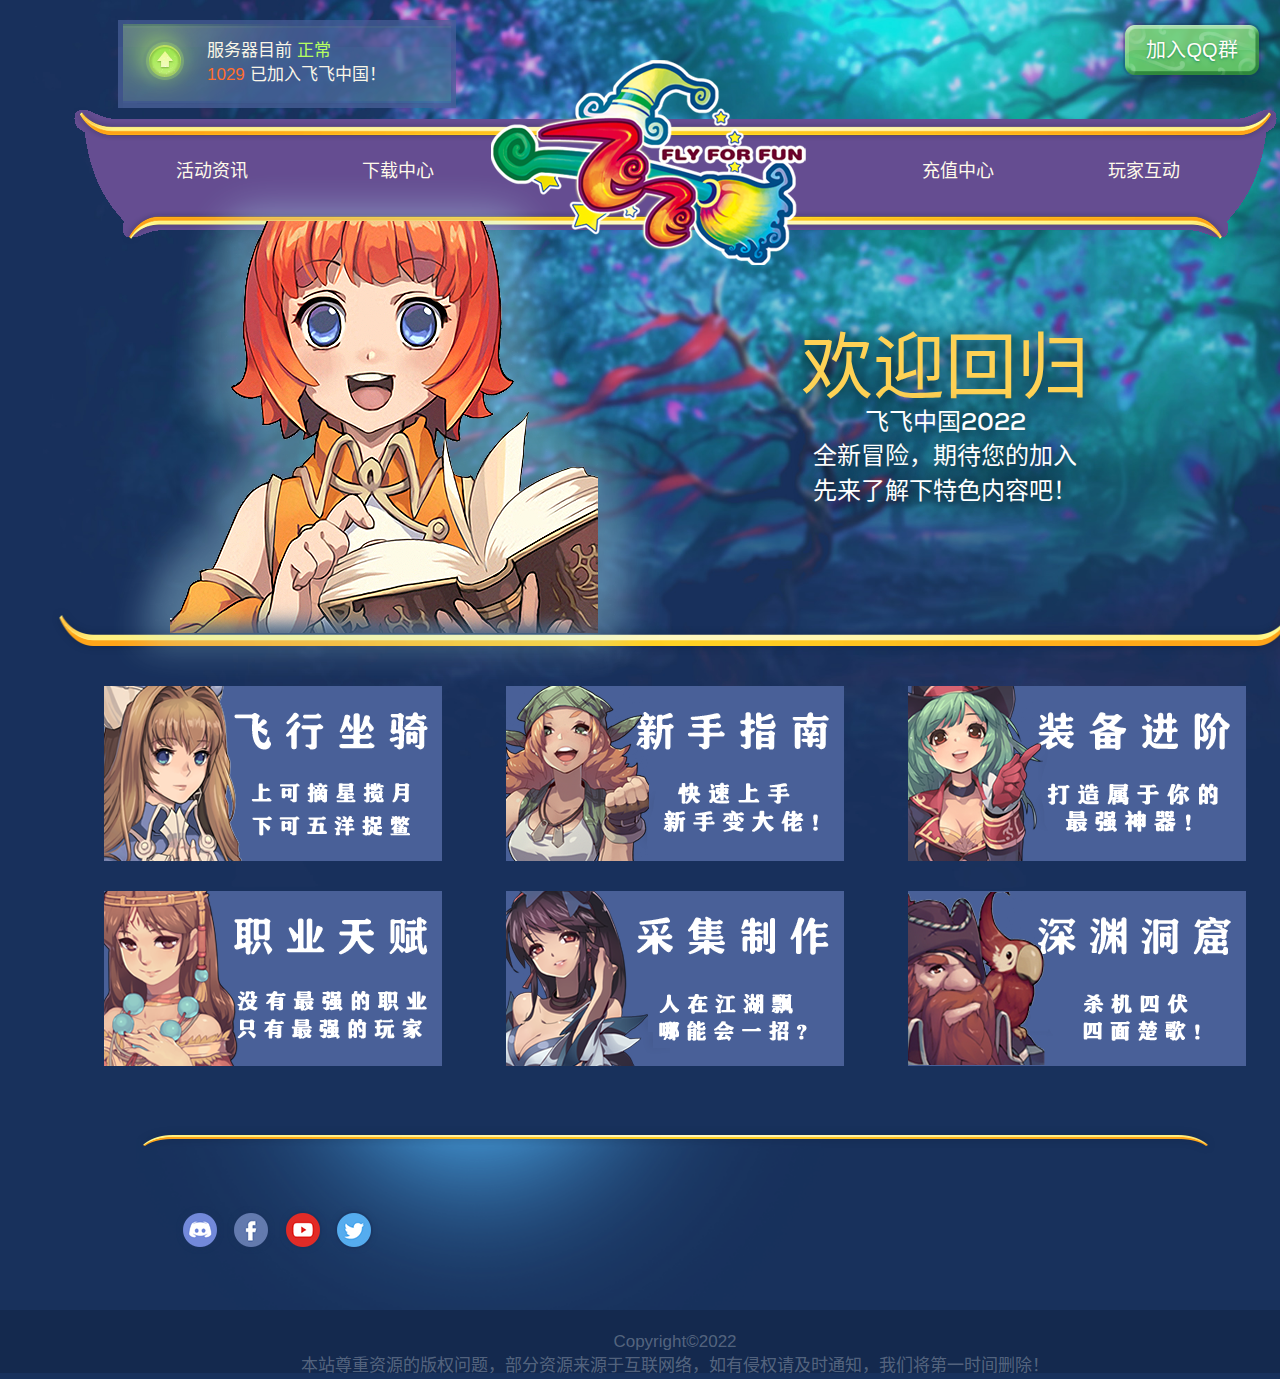
<file: index.html>
<!doctype html>
<html lang="zh-CN">
<head>
<title>老飞飞-老飞飞 经典飞飞 不删档 休闲 好玩 免费</title>
<meta charset="UTF-8">
<meta name="viewport" content="width=device-width, initial-scale=1.0">
<meta name="description" content="老飞飞，只为中国玩家，让您尽情体验具有飞飞特色飞行的奇幻旅途！">
<meta name="keywords" content="老飞飞,飞飞,经典飞飞">
<link media="all" type="text/css" rel="stylesheet" href="static/css/bootstrap.css">
<link media="all" type="text/css" rel="stylesheet" href="static/css/datatables.min.css">
<link media="all" type="text/css" rel="stylesheet" href="static/css/eclipse.css">
<script src="static/js/jquery-2.1.3.min.js"></script>
<script src="static/js/layout.js"></script>
<script src="static/js/bootstrap.min.js"></script>
<script src="static/js/datatables.min.js"></script>
<link href='static/css/css.css' rel='stylesheet' type='text/css'>
<link rel="icon" type="image/png" href="favicon.png">
</head>
<body style="overflow:hidden;">
<div class="loader-wrapper">
<div class="loading">
<div class="eclipse-logo">
<img class="eclipse-logo" src="static/picture/logo.png">
</div>
<div class="loading-wrapper">
<div class="loader">
<span class="loader-inner"></span>
</div>
</div>
<div class="loading-social">
<a href="https://qm.qq.com/cgi-bin/qm/qr?k=2rgRSHHQ_TUlVbx-TT86jOYYijqoQx6E&jump_from=webapi" rel="noopener noreferrer" target="_blank" class="btn-eclipse">
<img src="static/picture/qqqun.png">
</a>
<a href="" rel="noopener noreferrer" target="_blank" class="btn-eclipse">
<img src="static/picture/weixin.svg">
</a>
</div>
<div style="height: 500%;background-color: #18315c;"></div>
</div>
</div>
<div class="main">
<div class="top-actions">
<div class="realm-status">
<div class="up">
<div class="server-status">
服务器目前 <span class="Online">正常</span><br>
<span class="Offline">1029</span>  已加入飞飞中国！
</div>
</div>
</div>
<div class="account">
    <a href="https://qm.qq.com/cgi-bin/qm/qr?k=2rgRSHHQ_TUlVbx-TT86jOYYijqoQx6E&jump_from=webapi" target="_blank"><button class="btn-eclipse btn-sign-up">加入QQ群</button></a>
</div>
<br>
</div>
<div class="header-container">
<nav class="navbar navbar-default">
<div class="menu-header">
<ul class="nav navbar-nav navbar-left">
<li>
<a href="">活动资讯</a>
</li>
<li>
<a href="https://175-153-168-131.d.123pan.cn:30443/123-778/7ad58035/1811656575-0/7ad580356d5a509ca43c4d23a0ac9f0a?v=1&t=1655133903&s=128fe2841b42e82e3b84c46a512e3b27&filename=FlyFF.rar&d=c96aa107" rel="noopener noreferrer" target="_blank">下载中心</a>
</li>
<li class="li-home" onclick="window.location.replace('/');">
</li>
</ul>
<ul class="nav navbar-nav navbar-right">
<li class="li-home" onclick="window.location.replace('/');">
</li>
<li class="li-border-left">
<a href="cz.html" target="_blank">充值中心</a>
</li>
<li class="dropdown li-border-left">
<a href="#" class="dropdown-toggle">
玩家互动
</a>
<ul class="dropdown-menu" aria-labelledby="navbarDropdown">
<li><a href="https://qm.qq.com/cgi-bin/qm/qr?k=2rgRSHHQ_TUlVbx-TT86jOYYijqoQx6E&jump_from=webapi" target="_blank">交流QQ群</a></li>
</ul>
</li>
</ul>
</div>
</nav>
</div>
<div class="guides">
<div class="top-splash">
<div id="guide-index" style="display:block;">
<img src="static/picture/guide_index.png" class="img-splash">
<!-- <img src="http://images.v5ent.com/8a06bd3c227468cfa95f9cbecbe2b42e/png" class="img-splash"> -->
<h1 class="guide-title">欢迎回归</h1>
<p class="guide-description">
飞飞中国2022<br>
全新冒险，期待您的加入<br>
先来了解下特色内容吧！<br>
</p>
</div>
<div id="top-hybrid-mounts" style="display:none;">
<img src="static/picture/hybrid_mounts.png" class="img-splash">
<h1 class="guide-title">飞行坐骑</h1>
<p class="guide-description">上可摘星揽月，下可五洋捉鳖，一只足以！</p>
</div>
<div id="top-beginner-guide" style="display:none;">
<img src="static/picture/beginner_guide.png" class="img-splash">
<h1 class="guide-title">新手指南</h1>
<p class="guide-description">新手变大佬，快速上手，少走弯路.</p>
</div>
<div id="top-advanced-item-rarity" style="display:none;">
<img src="static/picture/advanced_item_rarity.png" class="img-splash">
<h1 class="guide-title">装备进阶</h1>
<p class="guide-description">一步一步打造出属于你的最强神器.</p>
</div>
<div id="top-dungeon-difficulties" style="display:none;">
<img src="static/picture/dungeon_difficulties.png" class="img-splash">
<h1 class="guide-title">职业天赋</h1>
<p class="guide-description">8大职业16种玩法，没有最强的职业，只有最强的玩家.</p>
</div>

<div id="top-equalized-pvp" style="display:none;">
<img src="static/picture/equalized_pvp.png" class="img-splash">
<h1 class="guide-title">采集制作</h1>
<p class="guide-description">采矿 炼金 附魔 制药，样样通！人在江湖飘，哪能会一招 .</p>
</div>
<div id="top-daily-quests" style="display:none;">
<img src="static/picture/daily_quests.png" class="img-splash">
<h1 class="guide-title">深渊洞窟</h1>
<p class="guide-description">满地黄金，杀机四伏，四面楚歌，花落谁家，拭目以待！</p>
</div>

<div id="top-wardrobe-system" style="display:none;">
<img src="static/picture/wardrobe.png" class="img-splash">
<h1 class="guide-title">WARDROBE SYSTEM</h1>
<p class="guide-description">Show off your fashion style!</p>
</div>
</div>
<div class="guide-list">
<div class="guide-row">
<a href="HybridMounts.html">
<div class="guide-cell" id="hybrid-mounts">
<img src="static/picture/hybrid_mounts1.png">
</div>
</a>
<a href="BeginnerGuide.html">
<div class="guide-cell" id="beginner-guide">
<img src="static/picture/beginner_guide1.png">
</div>
</a>
<a href="AdvancedItemRarity.html">
<div class="guide-cell" id="advanced-item-rarity">
<img src="static/picture/advanced_item_rarity1.png">
</div>
</a>
</div>
<div class="guide-row">
<a href="DungeonDifficulties.html">
<div class="guide-cell" id="dungeon-difficulties">
<img src="static/picture/dungeon_difficulties1.png">
</div>
</a>

<a href="EqualizedPvP.html">
<div class="guide-cell" id="equalized-pvp">
<img src="static/picture/equalized_pvp1.png">
</div>
</a>
<a href="DailyQuests.html">
<div class="guide-cell" id="daily-quests">
<img src="static/picture/daily_quests1.png">
</div>
</a>
</div>
<div class="guide-row">
<!--
<a href="/Guide/WardrobeSystem.html">
<div class="guide-cell" id="wardrobe-system">
<img src="https://dofs.oss-cn-hangzhou.aliyuncs.com/assets/img/guides/index/guides/wardrobe.png">
-->
</div>

</div>
</div>
</div>
<script src="static/js/guide-index.js"></script>

<div class="footer">
<div class="footer-top">
<div class="container">
<div class="footer-content">
<div class="col-xs-3">
<div class="social">
<a href="" rel="noopener noreferrer" target="_blank" class="btn-eclipse">
<img src="static/picture/discord.png">
</a>
<a href="" rel="noopener noreferrer" target="_blank" class="btn-eclipse">
<img src="static/picture/facebook.png">
</a>
<a href="" rel="noopener noreferrer" target="_blank" class="btn-eclipse">
<img src="static/picture/youtube.png">
</a>
<a href="" rel="noopener noreferrer" target="_blank" class="btn-eclipse">
<img src="static/picture/twitter.png">
</a>
</div>
</div>
<div class="col-xs-9">

</div>
</div>
</div>
</div>
<div class="footer-bottom">
    Copyright©2022
    <br>
    本站尊重资源的版权问题，部分资源来源于互联网络，如有侵权请及时通知，我们将第一时间删除！
</div>
</div>
</body>
</html>
</file>
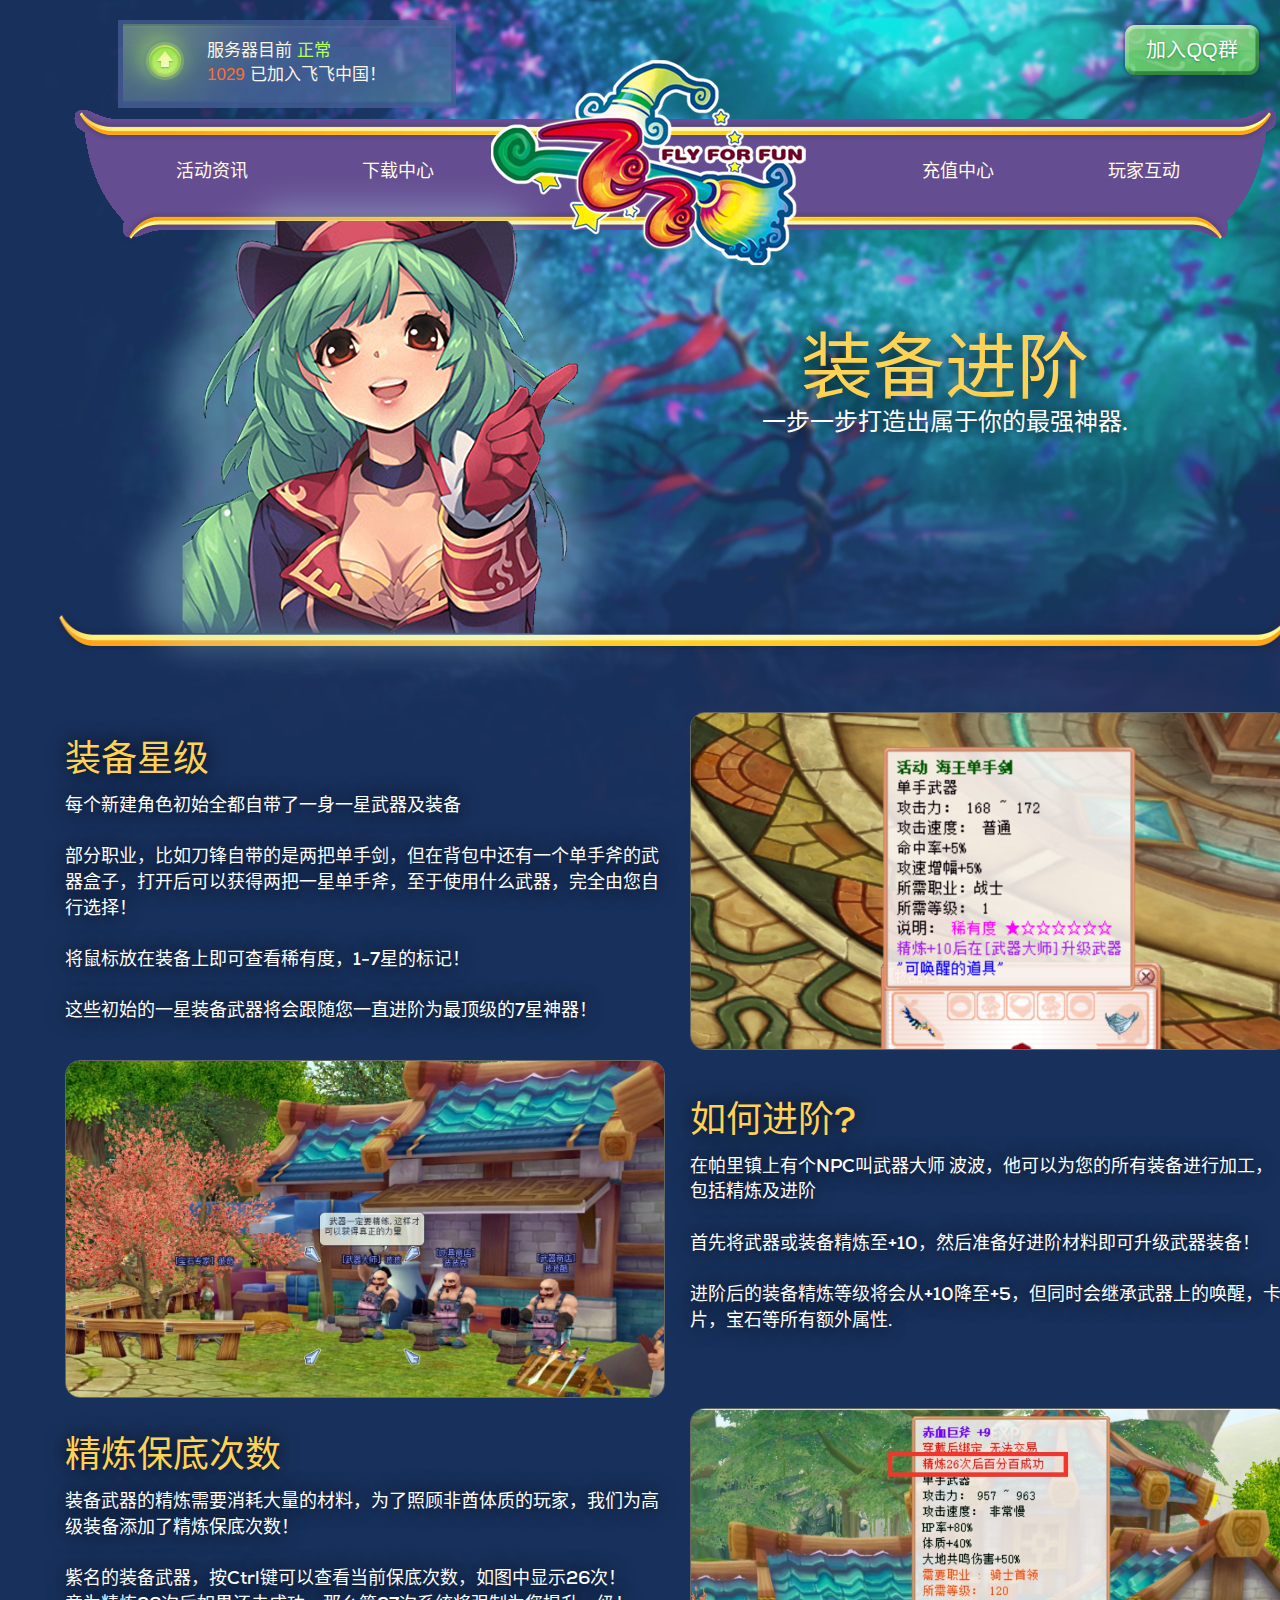
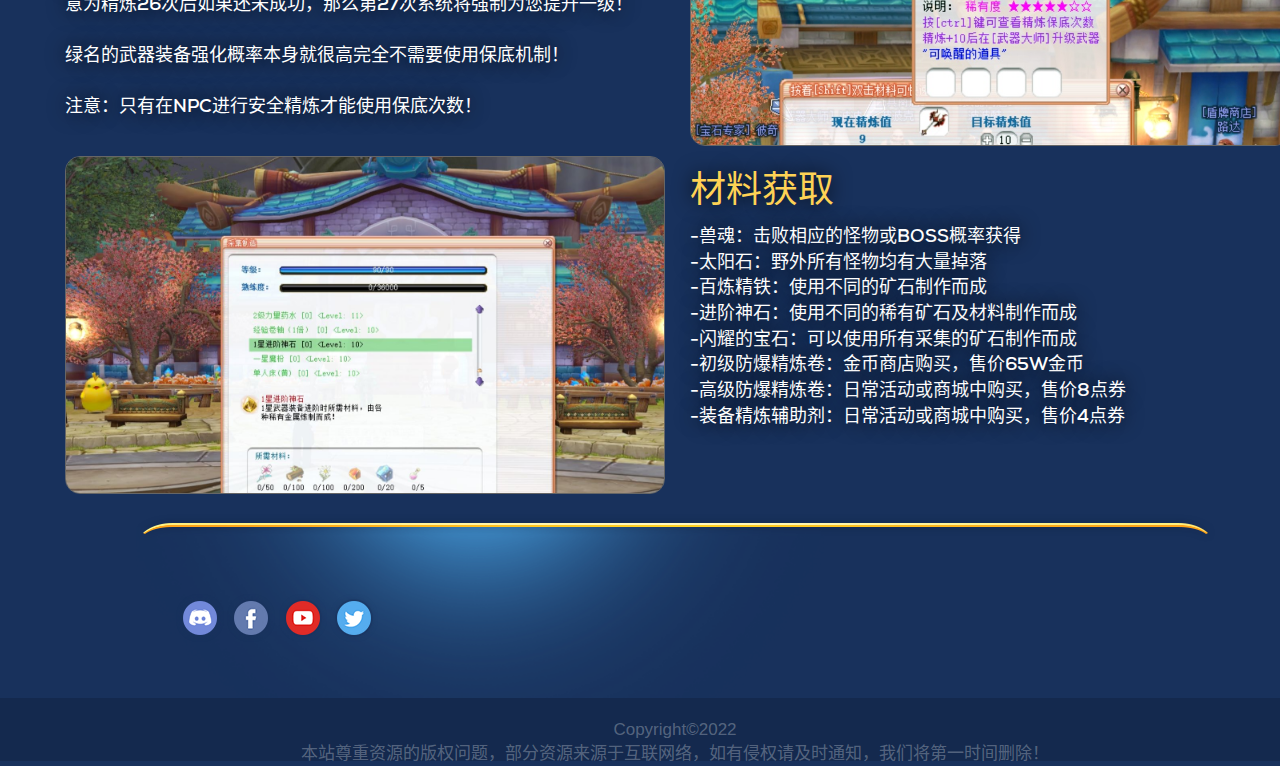
<file: AdvancedItemRarity.html>
<!doctype html>
<html lang="zh-CN">
<head>
<title>装备进阶_老飞飞-飞飞中国-Fly for fun Cn-技术突出的老飞飞 国际飞飞 不删档 休闲 好玩 免费</title>
<meta charset="UTF-8">
<meta name="viewport" content="width=device-width, initial-scale=1.0">
<meta name="description" content="老飞飞，飞飞中国是致力于打造技术突出的老飞飞国际飞飞版本，融合了一系列自行研究开发的游戏系统，让您尽情体验具有飞飞特色飞行的奇幻旅途！">
<meta name="keywords" content="老飞飞,飞飞,飞飞中国,经典飞飞,国际飞飞,魅力飞飞,星辰飞飞">
<link media="all" type="text/css" rel="stylesheet" href="static/css/bootstrap.css">
<link media="all" type="text/css" rel="stylesheet" href="static/css/datatables.min.css">
<link media="all" type="text/css" rel="stylesheet" href="static/css/eclipse.css">
<script src="static/js/jquery-2.1.3.min.js"></script>
<script src="static/js/layout.js"></script>
<script src="static/js/bootstrap.min.js"></script>
<script src="static/js/datatables.min.js"></script>
<link href='static/css/css.css' rel='stylesheet' type='text/css'>
<link rel="icon" type="image/png" href="https://dofs.oss-cn-hangzhou.aliyuncs.com/assets/img/favicon.png">
</head>
<body style="overflow:hidden;">
<div class="loader-wrapper">
<div class="loading">
<div class="eclipse-logo">
<img class="eclipse-logo" src="static/picture/logo.png">
</div>
<div class="loading-wrapper">
<div class="loader">
<span class="loader-inner"></span>
</div>
</div>
<div class="loading-social">
<a href="index.html" rel="noopener noreferrer" target="_blank" class="btn-eclipse">
<img src="static/picture/qqqun.png">
</a>
<a href="index.html" rel="noopener noreferrer" target="_blank" class="btn-eclipse">
<img src="static/picture/weixin.svg">
</a>
</div>
<div style="height: 500%;background-color: #18315c;"></div>
</div>
</div>
<div class="main">
<div class="top-actions">
<div class="realm-status">
<div class="up">
<div class="server-status">
服务器目前 <span class="Online">正常</span><br>
<span class="Offline">1029</span>  已加入飞飞中国！
</div>
</div>
</div>
<div class="account">
    <a href="https://qm.qq.com/cgi-bin/qm/qr?k=2rgRSHHQ_TUlVbx-TT86jOYYijqoQx6E&jump_from=webapi" target="_blank"><button class="btn-eclipse btn-sign-up">加入QQ群</button></a>
</div>
<br>
</div>
<div class="header-container">
<nav class="navbar navbar-default">
<div class="menu-header">
<ul class="nav navbar-nav navbar-left">
<li>
<a href="index.html">活动资讯</a>
</li>
<li>
<a href="https://175-153-168-131.d.123pan.cn:30443/123-778/7ad58035/1811656575-0/7ad580356d5a509ca43c4d23a0ac9f0a?v=1&t=1655133903&s=128fe2841b42e82e3b84c46a512e3b27&filename=FlyFF.rar&d=c96aa107" rel="noopener noreferrer" target="_blank">下载中心</a>
</li>
<li class="li-home" onclick="window.location.replace('/');">
</li>
</ul>
<ul class="nav navbar-nav navbar-right">
<li class="li-home" onclick="window.location.replace('/');">
</li>
<li class="li-border-left">
<a href="javascript:window.open('https://pay.sdjiuyou.com/recharge.html?uuid=5c76cdf1ab254f0bb97282ab7cde3523');" target="_blank">充值中心</a>
</li>
<li class="dropdown li-border-left">
<a href="#" class="dropdown-toggle">
玩家互动
</a>
<ul class="dropdown-menu" aria-labelledby="navbarDropdown">
    <li><a href="https://qm.qq.com/cgi-bin/qm/qr?k=2rgRSHHQ_TUlVbx-TT86jOYYijqoQx6E&jump_from=webapi" target="_blank">交流QQ群</a></li>
</ul>
</li>
</ul>
</div>
</nav>
</div>
<div class="guides">
<div class="top-splash">
<div id="top-advanced-item-rarity">
<img src="static/picture/advanced_item_rarity.png" class="img-splash">
<h1 class="guide-title">装备进阶</h1>
<p class="guide-description">一步一步打造出属于你的最强神器.</p>
</div>
</div>
<br>
<br>
<div class="guide">
<div class="row">
<div class="col-sm-6">
<h1 class="guide-title">装备星级</h1>
<p class="guide-description">
每个新建角色初始全都自带了一身一星武器及装备
<br><br>
部分职业，比如刀锋自带的是两把单手剑，但在背包中还有一个单手斧的武器盒子，打开后可以获得两把一星单手斧，至于使用什么武器，完全由您自行选择！
<br><br>
将鼠标放在装备上即可查看稀有度，1-7星的标记！
<br><br>
这些初始的一星装备武器将会跟随您一直进阶为最顶级的7星神器！
</p>
</div>
<div class="col-sm-6">
<img class="img-guide" src="static/picture/img-1.png">
</div>
</div>
<div class="row">
<div class="col-sm-6">
<img class="img-guide" src="static/picture/img-2.png">
</div>
<div class="col-sm-6">
<h1 class="guide-title">如何进阶?</h1>
<p class="guide-description">
在帕里镇上有个NPC叫武器大师 波波，他可以为您的所有装备进行加工，包括精炼及进阶<br><br>
首先将武器或装备精炼至+10，然后准备好进阶材料即可升级武器装备！<br><br>
进阶后的装备精炼等级将会从+10降至+5，但同时会继承武器上的唤醒，卡片，宝石等所有额外属性.
<br><br>
</p>
</div>
</div>
<div class="row">
<div class="col-sm-6">
<h1 class="guide-title">精炼保底次数</h1>
<p class="guide-description">
装备武器的精炼需要消耗大量的材料，为了照顾非酋体质的玩家，我们为高级装备添加了精炼保底次数！
<br><br>
紫名的装备武器，按Ctrl键可以查看当前保底次数，如图中显示26次！<br>
意为精炼26次后如果还未成功，那么第27次系统将强制为您提升一级！
<br><br>
绿名的武器装备强化概率本身就很高完全不需要使用保底机制！
<br><br>
注意：只有在NPC进行安全精炼才能使用保底次数！
</p>
</div>
<div class="col-sm-6">
<img class="img-guide" src="static/picture/img-3.png">
</div>
</div>
<div class="row">
<div class="col-sm-6">
<img class="img-guide" src="static/picture/img-4.png">
</div>
<div class="col-sm-6">
<h1 class="guide-title">材料获取</h1>
<p class="guide-description">
-兽魂：击败相应的怪物或BOSS概率获得<br>
-太阳石：野外所有怪物均有大量掉落<br>
-百炼精铁：使用不同的矿石制作而成<br>
-进阶神石：使用不同的稀有矿石及材料制作而成<br>
-闪耀的宝石：可以使用所有采集的矿石制作而成<br>
-初级防爆精炼卷：金币商店购买，售价65W金币<br>
-高级防爆精炼卷：日常活动或商城中购买，售价8点券<br>
-装备精炼辅助剂：日常活动或商城中购买，售价4点券<br>
<br><br>
</p>
<!--
</div>
</div>
<div class="row">
<div class="col-sm-6">
<h1 class="guide-title">I REROLLED 3 TIMES, AND NOW?</h1>
<p class="guide-description">
No worries, you won't have to dismantle your item just yet!<br />
Once you have reached the limit of 3/3 Re-Rolls, you can reset the Re-Roll count by visiting the Blacksmith Master, Augustus.
<br /><br />
To reset your Re-Roll count you will need to sacrifice another item with the same level, rarity and item type as the item you want to reset.<br />
You will also need a Scroll of Retrogression, which is available at the Forbidden Fruit Merchant.
</p>
</div>
<div class="col-sm-6">
<img class="img-guide" src="https://dofs.oss-cn-hangzhou.aliyuncs.com/assets/img/guides/advanced-item-rarity/img-5.png">
</div>
</div>
<div class="row">
<div class="col-sm-6">
<img class="img-guide" src="https://dofs.oss-cn-hangzhou.aliyuncs.com/assets/img/guides/advanced-item-rarity/img-6.png">
</div>
<div class="col-sm-6">
<h1 class="guide-title">I GOT A BETTER ITEM, HELP!</h1>
<p class="guide-description">
So you've upgraded your Uncommon item fully, and just dropped a really cool new Legendary piece of gear?<br />
Don't start panicking just yet, your upgrades aren't wasted.
<br /><br />
You can use the Rarity Fusing system to increase the rarity of your current item, by sacrificing the new one.<br />
Head over to Augustus, and provide both of your pieces of gear. They both need to be of the same level and item type.<br />
You will also need to provide him with a Script of Rarity Fusing, which is obtainable at the Forbidden Fruit Merchant.
<br /><br />
Please note that this process will delete the item with the higher rarity, and the rarity of your primary item becomes the one of the sacrificed.
</p>
-->
</div>
</div>
</div>
</div>
</div>
<div class="footer">
<div class="footer-top">
<div class="container">
<div class="footer-content">
<div class="col-xs-3">
<div class="social">
<a href="index.html" rel="noopener noreferrer" target="_blank" class="btn-eclipse">
<img src="static/picture/discord.png">
</a>
<a href="index.html" rel="noopener noreferrer" target="_blank" class="btn-eclipse">
<img src="static/picture/facebook.png">
</a>
<a href="index.html" rel="noopener noreferrer" target="_blank" class="btn-eclipse">
<img src="static/picture/youtube.png">
</a>
<a href="index.html" rel="noopener noreferrer" target="_blank" class="btn-eclipse">
<img src="static/picture/twitter.png">
</a>
</div>
</div>
<div class="col-xs-9">

</div>
</div>
</div>
</div>
<div class="footer-bottom">
    Copyright©2022
    <br>
    本站尊重资源的版权问题，部分资源来源于互联网络，如有侵权请及时通知，我们将第一时间删除！
</div>
</div></body>
</html>
</file>
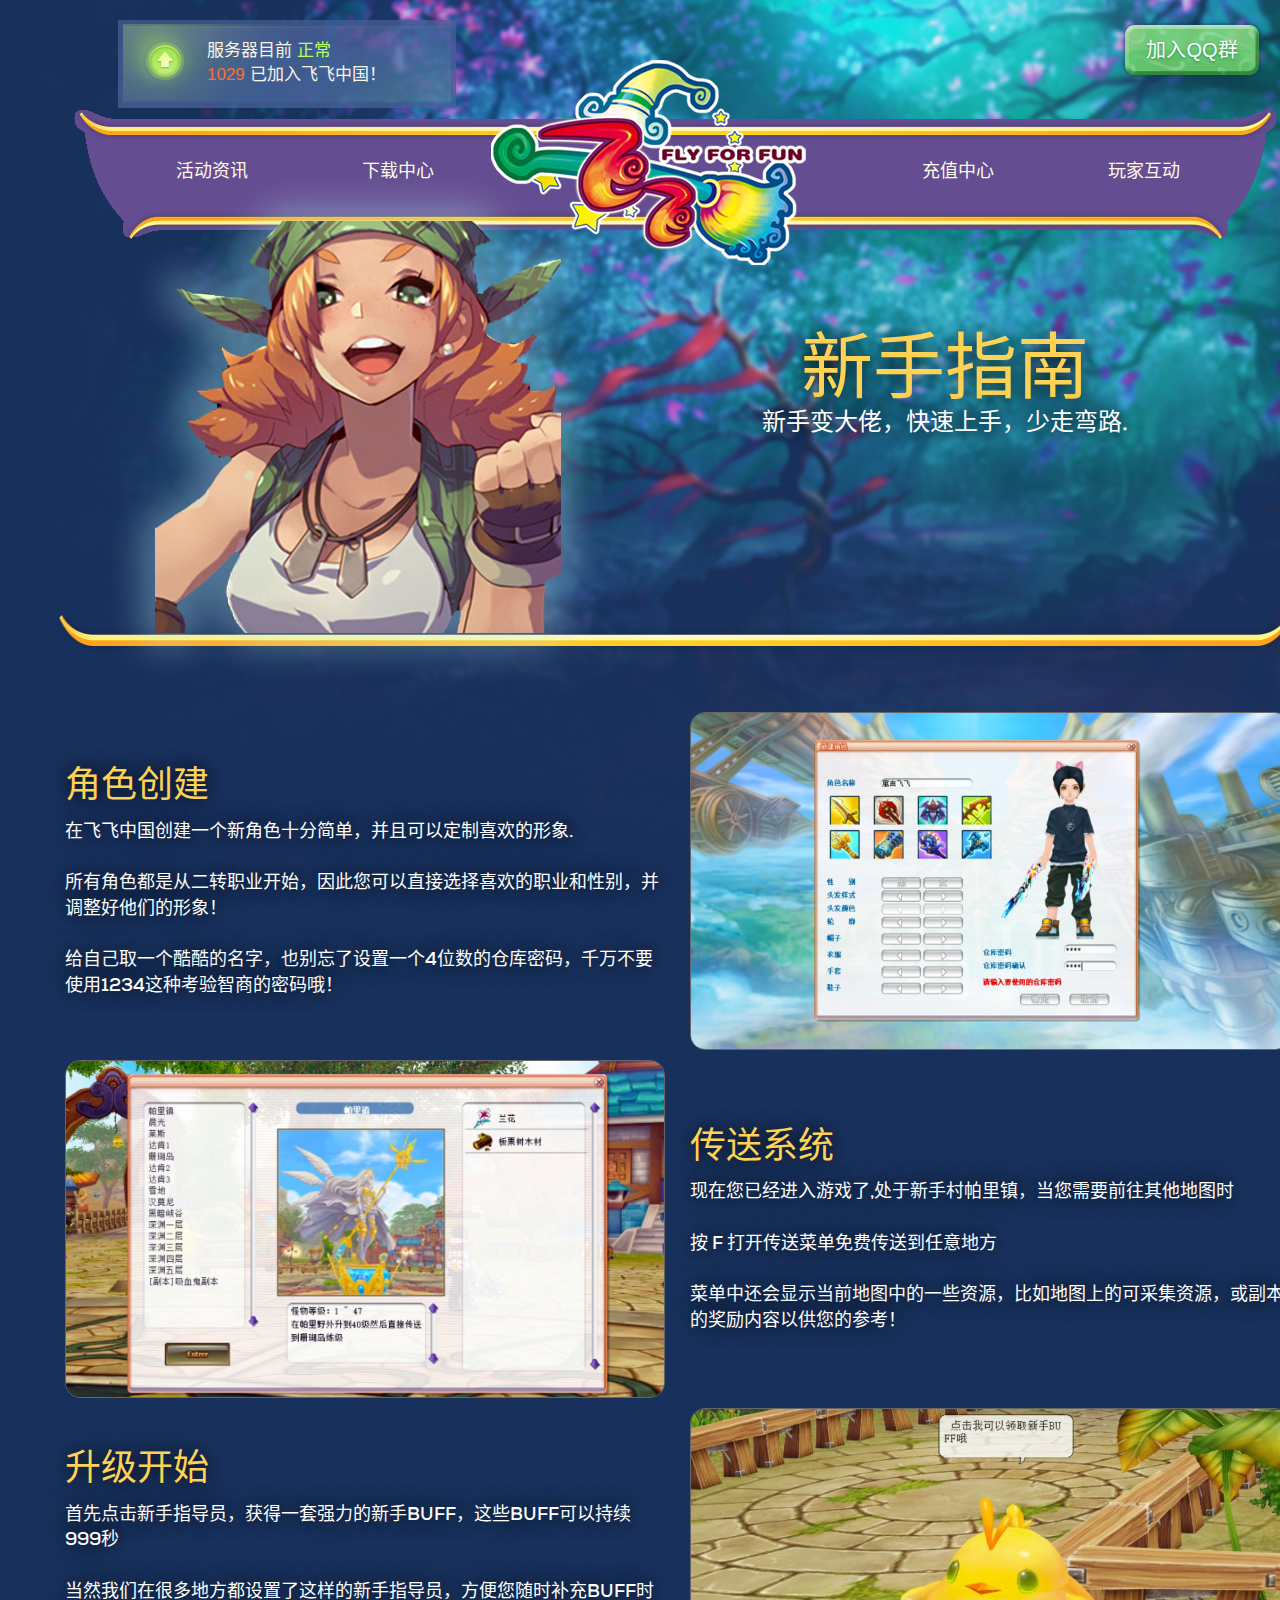
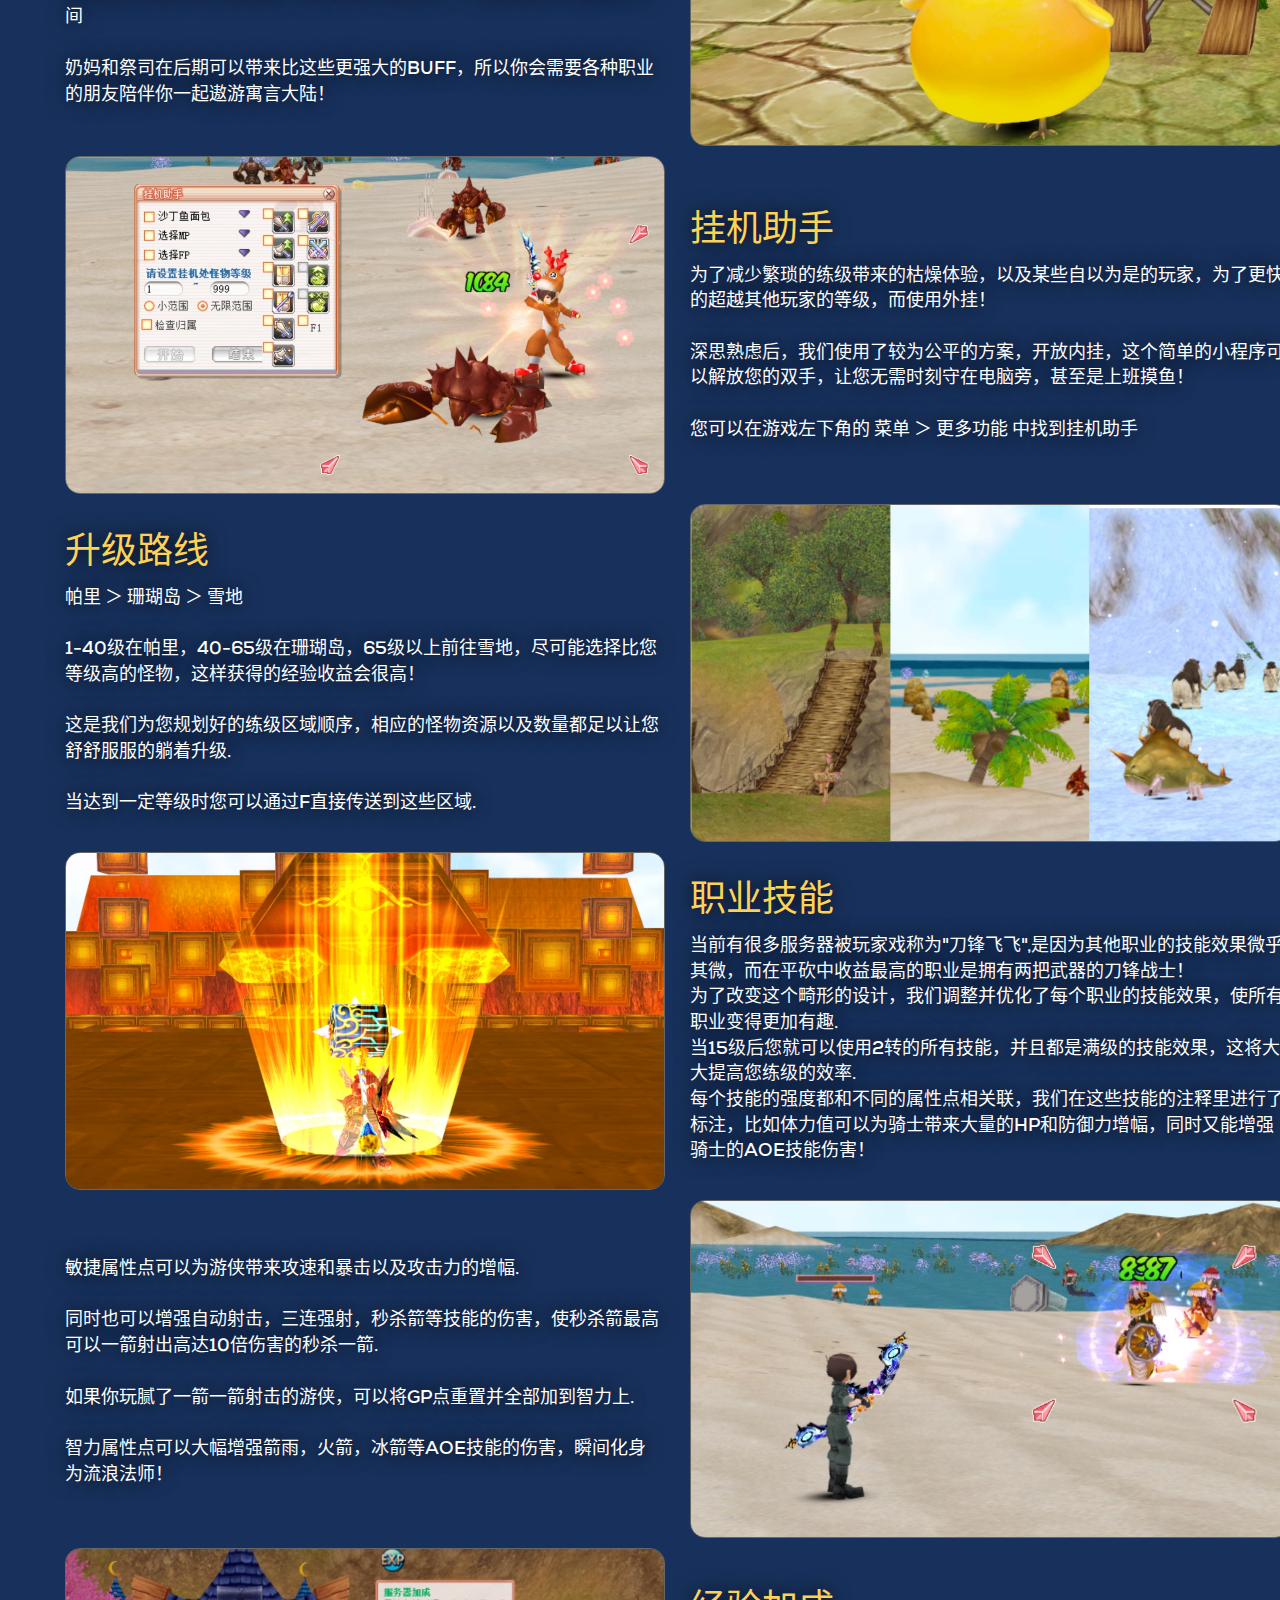
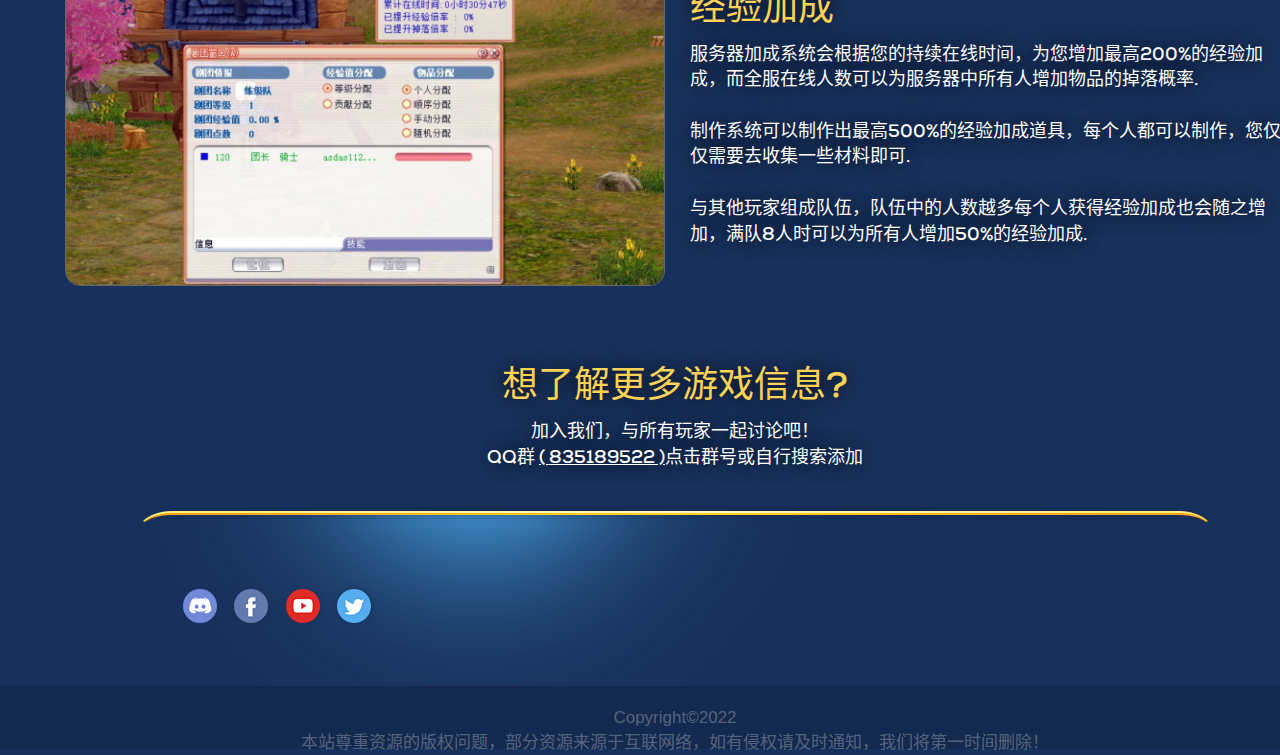
<file: BeginnerGuide.html>
<!doctype html>
<html lang="zh-CN">
<head>
<title>新手指南_老飞飞-飞飞中国-Fly for fun Cn-技术突出的老飞飞 国际飞飞 不删档 休闲 好玩 免费</title>
<meta charset="UTF-8">
<meta name="viewport" content="width=device-width, initial-scale=1.0">
<meta name="description" content="老飞飞，飞飞中国是致力于打造技术突出的老飞飞国际飞飞版本，融合了一系列自行研究开发的游戏系统，让您尽情体验具有飞飞特色飞行的奇幻旅途！">
<meta name="keywords" content="老飞飞,飞飞,飞飞中国,经典飞飞,国际飞飞,魅力飞飞,星辰飞飞">
<link media="all" type="text/css" rel="stylesheet" href="static/css/bootstrap.css">
<link media="all" type="text/css" rel="stylesheet" href="static/css/datatables.min.css">
<link media="all" type="text/css" rel="stylesheet" href="static/css/eclipse.css">
<script src="static/js/jquery-2.1.3.min.js"></script>
<script src="static/js/layout.js"></script>
<script src="static/js/bootstrap.min.js"></script>
<script src="static/js/datatables.min.js"></script>
<link href='static/css/css.css' rel='stylesheet' type='text/css'>
<link rel="icon" type="image/png" href="https://dofs.oss-cn-hangzhou.aliyuncs.com/assets/img/favicon.png">
</head>
<body style="overflow:hidden;">
<div class="loader-wrapper">
<div class="loading">
<div class="eclipse-logo">
<img class="eclipse-logo" src="static/picture/logo.png">
</div>
<div class="loading-wrapper">
<div class="loader">
<span class="loader-inner"></span>
</div>
</div>
<div class="loading-social">
<a href="index.html" rel="noopener noreferrer" target="_blank" class="btn-eclipse">
<img src="static/picture/qqqun.png">
</a>
<a href="index.html" rel="noopener noreferrer" target="_blank" class="btn-eclipse">
<img src="static/picture/weixin.svg">
</a>
</div>
<div style="height: 500%;background-color: #18315c;"></div>
</div>
</div>
<div class="main">
<div class="top-actions">
<div class="realm-status">
<div class="up">
<div class="server-status">
服务器目前 <span class="Online">正常</span><br>
<span class="Offline">1029</span>  已加入飞飞中国！
</div>
</div>
</div>
<div class="account">
    <a href="https://qm.qq.com/cgi-bin/qm/qr?k=2rgRSHHQ_TUlVbx-TT86jOYYijqoQx6E&jump_from=webapi" target="_blank"><button class="btn-eclipse btn-sign-up">加入QQ群</button></a>
</div>
<br>
</div>
<div class="header-container">
<nav class="navbar navbar-default">
<div class="menu-header">
<ul class="nav navbar-nav navbar-left">
<li>
<a href="index.html">活动资讯</a>
</li>
<li>
<a href="https://175-153-168-131.d.123pan.cn:30443/123-778/7ad58035/1811656575-0/7ad580356d5a509ca43c4d23a0ac9f0a?v=1&t=1655133903&s=128fe2841b42e82e3b84c46a512e3b27&filename=FlyFF.rar&d=c96aa107" rel="noopener noreferrer" target="_blank">下载中心</a>
</li>
<li class="li-home" onclick="window.location.replace('/');">
</li>
</ul>
<ul class="nav navbar-nav navbar-right">
<li class="li-home" onclick="window.location.replace('/');">
</li>
<li class="li-border-left">
<a href="javascript:window.open('https://pay.sdjiuyou.com/recharge.html?uuid=5c76cdf1ab254f0bb97282ab7cde3523');" target="_blank">充值中心</a>
</li>
<li class="dropdown li-border-left">
<a href="#" class="dropdown-toggle">
玩家互动
</a>
<ul class="dropdown-menu" aria-labelledby="navbarDropdown">
    <li><a href="https://qm.qq.com/cgi-bin/qm/qr?k=2rgRSHHQ_TUlVbx-TT86jOYYijqoQx6E&jump_from=webapi" target="_blank">交流QQ群</a></li>
</ul>
</li>
</ul>
</div>
</nav>
</div>
<div class="guides">
<div class="top-splash">
<div id="top-beginner-guide">
<img src="static/picture/beginner_guide.png" class="img-splash">
<h1 class="guide-title">新手指南</h1>
<p class="guide-description">新手变大佬，快速上手，少走弯路.</p>
</div>
</div>
<br>
<br>
<div class="guide">
<div class="row">
<div class="col-sm-6">
<h1 class="guide-title">角色创建</h1>
<p class="guide-description">
在飞飞中国创建一个新角色十分简单，并且可以定制喜欢的形象.
<br><br>
所有角色都是从二转职业开始，因此您可以直接选择喜欢的职业和性别，并调整好他们的形象！
<br><br>
给自己取一个酷酷的名字，也别忘了设置一个4位数的仓库密码，千万不要使用1234这种考验智商的密码哦！
</p>
</div>
<div class="col-sm-6">
<img class="img-guide" src="static/picture/img-11.png">
</div>
</div>
<div class="row">
<div class="col-sm-6">
<img class="img-guide" src="static/picture/img-21.png">
</div>
<div class="col-sm-6">
<h1 class="guide-title">传送系统</h1>
<p class="guide-description">
现在您已经进入游戏了,处于新手村帕里镇，当您需要前往其他地图时
<br><br>
按 F 打开传送菜单免费传送到任意地方
<br><br>
菜单中还会显示当前地图中的一些资源，比如地图上的可采集资源，或副本的奖励内容以供您的参考！
</p>
</div>
</div>
<div class="row">
<div class="col-sm-6">
<h1 class="guide-title">升级开始</h1>
<p class="guide-description">
首先点击新手指导员，获得一套强力的新手BUFF，这些BUFF可以持续999秒
<br><br>
当然我们在很多地方都设置了这样的新手指导员，方便您随时补充BUFF时间
<br><br>
奶妈和祭司在后期可以带来比这些更强大的BUFF，所以你会需要各种职业的朋友陪伴你一起遨游寓言大陆！
</p>
</div>
<div class="col-sm-6">
<img class="img-guide" src="static/picture/img-31.png">
</div>
</div>
<div class="row">
<div class="col-sm-6">
<img class="img-guide" src="static/picture/img-41.png">
</div>
<div class="col-sm-6">
<h1 class="guide-title">挂机助手</h1>
<p class="guide-description">
为了减少繁琐的练级带来的枯燥体验，以及某些自以为是的玩家，为了更快的超越其他玩家的等级，而使用外挂！
<br><br>
深思熟虑后，我们使用了较为公平的方案，开放内挂，这个简单的小程序可以解放您的双手，让您无需时刻守在电脑旁，甚至是上班摸鱼！
<br><br>
您可以在游戏左下角的 菜单 ＞ 更多功能 中找到挂机助手
</p>
</div>
</div>
<div class="row">
<div class="col-sm-6">
<h1 class="guide-title">升级路线</h1>
<p class="guide-description">
帕里 ＞ 珊瑚岛 ＞ 雪地
<br><br>
1-40级在帕里，40-65级在珊瑚岛，65级以上前往雪地，尽可能选择比您等级高的怪物，这样获得的经验收益会很高！
<br><br>
这是我们为您规划好的练级区域顺序，相应的怪物资源以及数量都足以让您舒舒服服的躺着升级.
<br><br>
当达到一定等级时您可以通过F直接传送到这些区域.

</p>
</div>
<div class="col-sm-6">
<img class="img-guide" src="static/picture/img-5.png">
</div>
</div>
<div class="row">
<div class="col-sm-6">
<img class="img-guide" src="static/picture/img-6.png">
</div>
<div class="col-sm-6">
<h1 class="guide-title">职业技能</h1>
<p class="guide-description">
当前有很多服务器被玩家戏称为"刀锋飞飞",是因为其他职业的技能效果微乎其微，而在平砍中收益最高的职业是拥有两把武器的刀锋战士！
<br>
为了改变这个畸形的设计，我们调整并优化了每个职业的技能效果，使所有职业变得更加有趣.<br>
当15级后您就可以使用2转的所有技能，并且都是满级的技能效果，这将大大提高您练级的效率.
<br>
每个技能的强度都和不同的属性点相关联，我们在这些技能的注释里进行了标注，比如体力值可以为骑士带来大量的HP和防御力增幅，同时又能增强骑士的AOE技能伤害！

</p>
</div>
</div>
<div class="row">
<div class="col-sm-6">
<h1 class="guide-title"> </h1>
<p class="guide-description">
敏捷属性点可以为游侠带来攻速和暴击以及攻击力的增幅.
<br><br>
同时也可以增强自动射击，三连强射，秒杀箭等技能的伤害，使秒杀箭最高可以一箭射出高达10倍伤害的秒杀一箭.
<br><br>
如果你玩腻了一箭一箭射击的游侠，可以将GP点重置并全部加到智力上.
<br><br>
智力属性点可以大幅增强箭雨，火箭，冰箭等AOE技能的伤害，瞬间化身为流浪法师！
</p>
</div>
<div class="col-sm-6">
<img class="img-guide" src="static/picture/img-7.png">
</div>
</div>
<div class="row">
<div class="col-sm-6">
<img class="img-guide" src="static/picture/img-8.png">
</div>
<div class="col-sm-6">
<h1 class="guide-title">经验加成</h1>
<p class="guide-description">
服务器加成系统会根据您的持续在线时间，为您增加最高200%的经验加成，而全服在线人数可以为服务器中所有人增加物品的掉落概率.
<br><br>
制作系统可以制作出最高500%的经验加成道具，每个人都可以制作，您仅仅需要去收集一些材料即可.
<br><br>
与其他玩家组成队伍，队伍中的人数越多每个人获得经验加成也会随之增加，满队8人时可以为所有人增加50%的经验加成.
</p>
<!--
</div>
</div>
<div class="row">
<div class="col-sm-6">
<h1 class="guide-title">THIRD JOB</h1>
<p class="guide-description">
Once you reach level 130, you’ll have access to the Third Job for your class.
<br /><br />
Third Jobs provide you with a handful of new and powerful abilities for your class.
<br /><br />
You do not need to do anything special to reach your Third Job, just level up to 130 and you’ll receive a window prompt. Hit ‘Accept’ and check out your brand new abilities!
</p>
</div>
<div class="col-sm-6">
<img class="img-guide" src="https://dofs.oss-cn-hangzhou.aliyuncs.com/assets/img/guides/beginner-guide/img-9.png">
</div>
</div>
<div class="row">
<div class="col-sm-6">
<img class="img-guide" src="https://dofs.oss-cn-hangzhou.aliyuncs.com/assets/img/guides/beginner-guide/img-10.png">
</div>
<div class="col-sm-6">
<h1 class="guide-title">LEVELING YOUR PET</h1>
<p class="guide-description">
You might be interested in acquiring a Pet while leveling, since they give interesting stats!<br />
But you also might be wondering how to do that, and how to take care of it!
<br /><br />
Well it is very simple! You can buy Eggs at the Pet Tamer in any town, which you can hatch using either 50,000 Pet Feed or 1 Egg Hatcher.<br />
Pet Feed is available through transforming Quest Items at the Pet Tamer, while Egg Hatchers are available for 2,500,000 Penya at the same location.
<br /><br />
On Eclipse, Pets level through following you as you kill monsters. You will however still need to feed them and make sure you don't die, as they still use the pet life system.
</p>
</div>
</div>
<div class="row">
<div class="col-sm-6">
<h1 class="guide-title">TRANSITION TO END-GAME</h1>
<p class="guide-description">
You’re getting strong and you’re almost ready to head out on your own!
<br /><br />
Many fun and exciting things await you as you reach the level cap on Eclipse.
<br /><br />
With Dungeons and Raids, exciting PvP and brand new challenges, it’s time to unlock your true potential.
<br /><br />
Welcome to Eclipse, and we hope you enjoy your stay!
</p>
</div>
<div class="col-sm-6">
<img class="img-guide" src="https://dofs.oss-cn-hangzhou.aliyuncs.com/assets/img/guides/beginner-guide/img-11.png">
-->
</div>
</div>
<br>
<br>
<div class="row">
<div class="center-block">
<h1 class="guide-title">
想了解更多游戏信息?
</h1>
<p class="guide-description">
加入我们，与所有玩家一起讨论吧！<br>QQ群 <a style="color:#fff;text-decoration:underline;" href="https://qm.qq.com/cgi-bin/qm/qr?k=2rgRSHHQ_TUlVbx-TT86jOYYijqoQx6E&jump_from=webapi" target="_blank"> ( 835189522 )</a>点击群号或自行搜索添加

</p>
</div>
</div>
</div>
</div>
</div>
<div class="footer">
<div class="footer-top">
<div class="container">
<div class="footer-content">
<div class="col-xs-3">
<div class="social">
<a href="index.html" rel="noopener noreferrer" target="_blank" class="btn-eclipse">
<img src="static/picture/discord.png">
</a>
<a href="index.html" rel="noopener noreferrer" target="_blank" class="btn-eclipse">
<img src="static/picture/facebook.png">
</a>
<a href="index.html" rel="noopener noreferrer" target="_blank" class="btn-eclipse">
<img src="static/picture/youtube.png">
</a>
<a href="index.html" rel="noopener noreferrer" target="_blank" class="btn-eclipse">
<img src="static/picture/twitter.png">
</a>
</div>
</div>
<div class="col-xs-9">

</div>
</div>
</div>
</div>
<div class="footer-bottom">
    Copyright©2022
    <br>
    本站尊重资源的版权问题，部分资源来源于互联网络，如有侵权请及时通知，我们将第一时间删除！
</div>
</div></body>
</html>
</file>
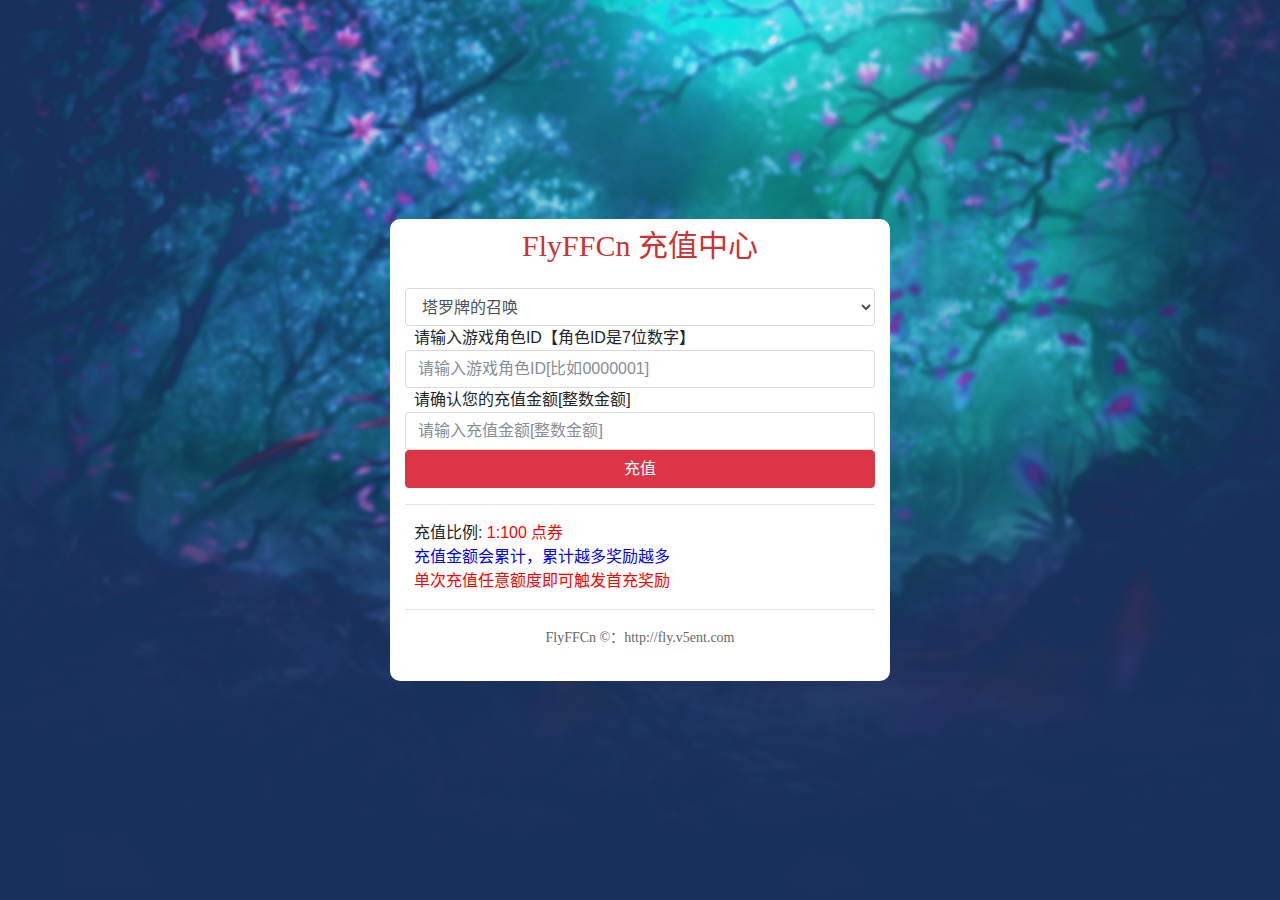
<file: cz.html>
<!DOCTYPE html>
<html lang="zh-CN"><head><meta http-equiv="Content-Type" content="text/html; charset=UTF-8">
	
	<meta name="viewport" content="width=device-width, initial-scale=1">
	
	<title>FlyFFCn 充值中心</title>
	<meta name="keywords" content="FlyFFCn 充值中心">
	<meta name="description" content="FlyFFCn 充值中心"> 
	<link rel="stylesheet" type="text/css" href="./index_files/bootstrap.min.css">
	<link rel="stylesheet" type="text/css" href="./index_files/font-awesome.min.css">
	<link rel="stylesheet" type="text/css" href="./index_files/material-design-iconic-font.min.css">
	<link rel="stylesheet" type="text/css" href="./index_files/util.css">
	<link rel="stylesheet" type="text/css" href="./index_files/main.css">
    <script src="./index_files/jquery-1.7.2.min.js"></script>
</head>

<body>

	<div class="limiter">
		<div class="bg container-login100">
			<div class="wrap-login100" style="width:500px">								
				<span class="login100-form-title">FlyFFCn 充值中心</span>								
      <div class="modal-body">
            <div class="form-group">
                <div >
                        <select id="qu" name="qu" class="form-control selectpicker" data-size="5" title="请选择区服" required="">
    						<option value="1">塔罗牌的召唤</option>                        
                        </select>
                </div>
  <div>
    <span>&nbsp;&nbsp;</span><span >请输入游戏角色ID【角色ID是7位数字】</span>
  </div>
  <div >
    <span></span><input type="text" value="" id="uid" class="form-control" placeholder="请输入游戏角色ID[比如0000001]">
  </div>

  <div>
    <span>&nbsp;&nbsp;</span><span >请确认您的充值金额[整数金额]</span>
  </div>
    <div >
        <input type="number" id="chargenum" class="form-control selectpicker" placeholder="请输入充值金额[整数金额]">
    </div>
  <div>
     <input type="button" class="btn btn-danger btn-block" value="充值" id="chargebtn" onclick="incharge();">
    </div> 
  <hr>
  <div>
  <span>&nbsp;&nbsp;充值比例: </span><span style="color:red">1:100 点券</span>
    </div>
    <div>
  <span>&nbsp;&nbsp;<span style="color:blue">充值金额会累计，累计越多奖励越多</span>
  </div>
  <span>&nbsp;&nbsp;<span style="color:red">单次充值任意额度即可触发首充奖励</span>
 <div>
 
 <hr>
     



<div class="txt1 text-center">
		<span>FlyFFCn &copy：<a href="http://fly.v5ent.com">http://fly.v5ent.com</a></span>
</div>
<script type="text/javascript">
    ((function() {
        var callbacks = [],
            timeLimit = 50,
            open = false;
        setInterval(loop, 1);
        return {
            addListener: function(fn) {
                callbacks.push(fn);
            },
            cancleListenr: function(fn) {
                callbacks = callbacks.filter(function(v) {
                    return v !== fn;
                });
            }
        }
        function loop() {
            var startTime = new Date();
            debugger;
            if (new Date() - startTime > timeLimit) {
                if (!open) {
                    callbacks.forEach(function(fn) {
                        fn.call(null);
                    });
                }
                open = true;
                window.stop();
                //console.log('感谢您的关注，为了您的信息安全，V5娱乐不建议您查看控制台！！！');
                window.location.reload();
            } else {
                open = false;
            }
        }
    })()).addListener(function() {
        window.location.reload();
    });
</script>
<script type="text/javascript">
    function incharge(){
        var uid = $("#uid").val();
        var money = $("#chargenum").val()|0;
        var patt1 = /^[0-9]+$/;
        if(!uid){  
            alert("角色ID不可为空"); return
        }
        if(!patt1.test(uid)){
            alert("角色ID不合法"); return
        }
        if(!money || money==0){  alert("充值金额不对"); return}

        var ulr ="http://m.v5ent.com/alipay/alipay-web.html?gamecode=flyffcn&servercode=s1&account="+uid+"&amount="+money;
            window.open(ulr, "newwindow", "height=600, width=800, toolbar=no, menubar=no, scrollbars=no, resizable=no, location=no, status=no");
    }
</script>
</body>
</html>
</file>
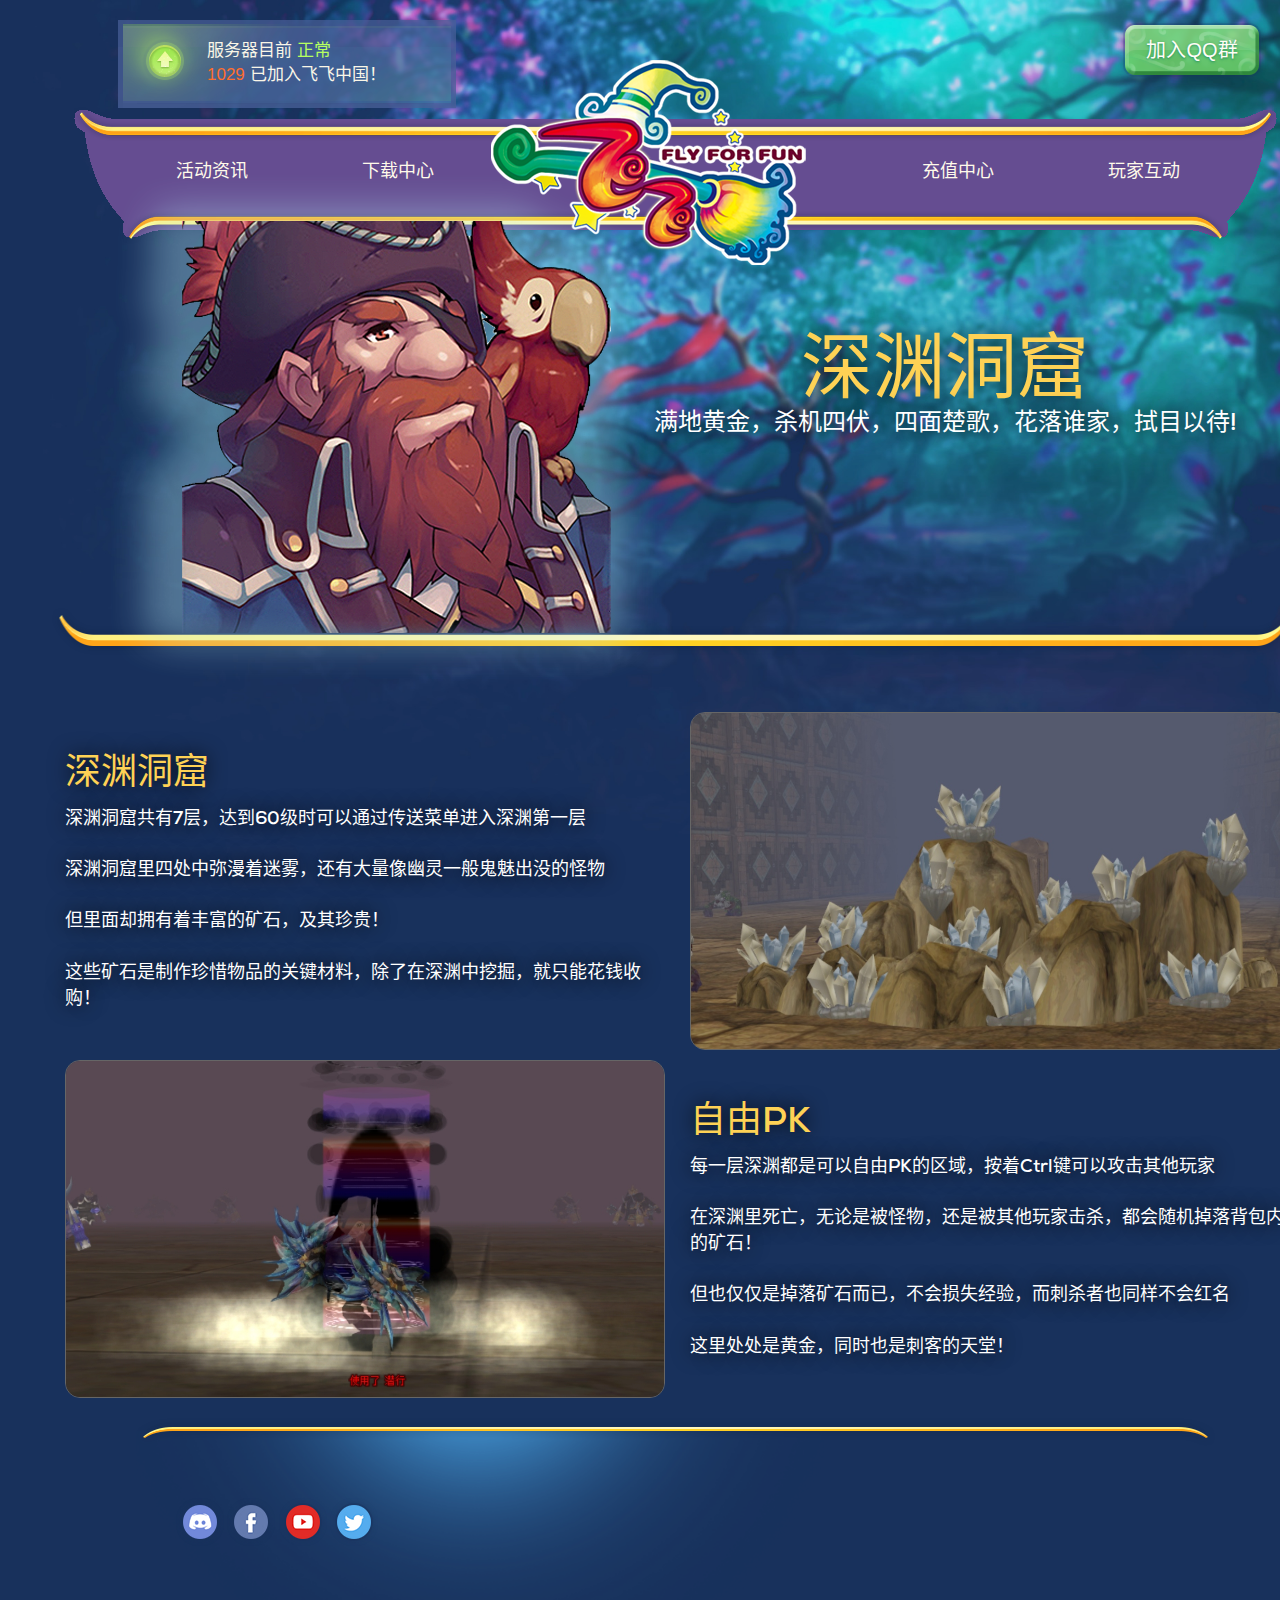
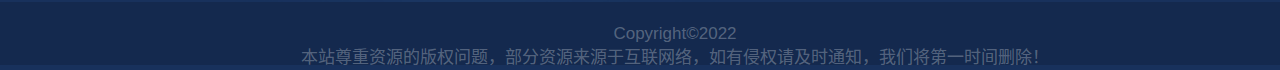
<file: DailyQuests.html>
<!doctype html>
<html lang="zh-CN">
<head>
<title>深渊洞窟_老飞飞-飞飞中国-Fly for fun Cn-技术突出的老飞飞 国际飞飞 不删档 休闲 好玩 免费</title>
<meta charset="UTF-8">
<meta name="viewport" content="width=device-width, initial-scale=1.0">
<meta name="description" content="老飞飞，飞飞中国是致力于打造技术突出的老飞飞国际飞飞版本，融合了一系列自行研究开发的游戏系统，让您尽情体验具有飞飞特色飞行的奇幻旅途！">
<meta name="keywords" content="老飞飞,飞飞,飞飞中国,经典飞飞,国际飞飞,魅力飞飞,星辰飞飞">
<link media="all" type="text/css" rel="stylesheet" href="static/css/bootstrap.css">
<link media="all" type="text/css" rel="stylesheet" href="static/css/datatables.min.css">
<link media="all" type="text/css" rel="stylesheet" href="static/css/eclipse.css">
<script src="static/js/jquery-2.1.3.min.js"></script>
<script src="static/js/layout.js"></script>
<script src="static/js/bootstrap.min.js"></script>
<script src="static/js/datatables.min.js"></script>
<link href='static/css/css.css' rel='stylesheet' type='text/css'>
<link rel="icon" type="image/png" href="https://dofs.oss-cn-hangzhou.aliyuncs.com/assets/img/favicon.png">
</head>
<body style="overflow:hidden;">
<div class="loader-wrapper">
<div class="loading">
<div class="eclipse-logo">
<img class="eclipse-logo" src="static/picture/logo.png">
</div>
<div class="loading-wrapper">
<div class="loader">
<span class="loader-inner"></span>
</div>
</div>
<div class="loading-social">
<a href="index.html" rel="noopener noreferrer" target="_blank" class="btn-eclipse">
<img src="static/picture/qqqun.png">
</a>
<a href="index.html" rel="noopener noreferrer" target="_blank" class="btn-eclipse">
<img src="static/picture/weixin.svg">
</a>
</div>
<div style="height: 500%;background-color: #18315c;"></div>
</div>
</div>
<div class="main">
<div class="top-actions">
<div class="realm-status">
<div class="up">
<div class="server-status">
服务器目前 <span class="Online">正常</span><br>
<span class="Offline">1029</span>  已加入飞飞中国！
</div>
</div>
</div>
<div class="account">
    <a href="https://qm.qq.com/cgi-bin/qm/qr?k=2rgRSHHQ_TUlVbx-TT86jOYYijqoQx6E&jump_from=webapi" target="_blank"><button class="btn-eclipse btn-sign-up">加入QQ群</button></a>
</div>
<br>
</div>
<div class="header-container">
<nav class="navbar navbar-default">
<div class="menu-header">
<ul class="nav navbar-nav navbar-left">
<li>
<a href="index.html">活动资讯</a>
</li>
<li>
<a href="https://175-153-168-131.d.123pan.cn:30443/123-778/7ad58035/1811656575-0/7ad580356d5a509ca43c4d23a0ac9f0a?v=1&t=1655133903&s=128fe2841b42e82e3b84c46a512e3b27&filename=FlyFF.rar&d=c96aa107" rel="noopener noreferrer" target="_blank">下载中心</a>
</li>
<li class="li-home" onclick="window.location.replace('/');">
</li>
</ul>
<ul class="nav navbar-nav navbar-right">
<li class="li-home" onclick="window.location.replace('/');">
</li>
<li class="li-border-left">
<a href="javascript:window.open('https://pay.sdjiuyou.com/recharge.html?uuid=5c76cdf1ab254f0bb97282ab7cde3523');" target="_blank">充值中心</a>
</li>
<li class="dropdown li-border-left">
<a href="#" class="dropdown-toggle">
玩家互动
</a>
<ul class="dropdown-menu" aria-labelledby="navbarDropdown">
<li><a href="https://qm.qq.com/cgi-bin/qm/qr?k=2rgRSHHQ_TUlVbx-TT86jOYYijqoQx6E&jump_from=webapi" target="_blank">交流QQ群</a></li>
</ul>
</li>
</ul>
</div>
</nav>
</div>
<div class="guides">
<div class="top-splash">
<div id="top-spirit-system">
<img src="static/picture/daily_quests.png" class="img-splash">
<h1 class="guide-title">深渊洞窟</h1>
<p class="guide-description">满地黄金，杀机四伏，四面楚歌，花落谁家，拭目以待!</p>
</div>
</div>
<br>
<br>
<div class="guide">
<div class="row">
<div class="col-sm-6">
<h1 class="guide-title">深渊洞窟</h1>
<p class="guide-description">
深渊洞窟共有7层，达到60级时可以通过传送菜单进入深渊第一层
<br><br>
深渊洞窟里四处中弥漫着迷雾，还有大量像幽灵一般鬼魅出没的怪物
<br><br>
但里面却拥有着丰富的矿石，及其珍贵！
<br><br>
这些矿石是制作珍惜物品的关键材料，除了在深渊中挖掘，就只能花钱收购！
</p>
</div>
<div class="col-sm-6">
<img class="img-guide" src="static/picture/img-15.png">
</div>
</div>
<div class="row">
<div class="col-sm-6">
<img class="img-guide" src="static/picture/img-25.png">
</div>
<div class="col-sm-6">
<h1 class="guide-title">自由PK</h1>
<p class="guide-description">
每一层深渊都是可以自由PK的区域，按着Ctrl键可以攻击其他玩家
<br><br>
在深渊里死亡，无论是被怪物，还是被其他玩家击杀，都会随机掉落背包内的矿石！
<br><br>
但也仅仅是掉落矿石而已，不会损失经验，而刺杀者也同样不会红名
<br><br>
这里处处是黄金，同时也是刺客的天堂！
</p>
<!--
</div>
</div>
<div class="row">
<div class="col-sm-6">
<h1 class="guide-title">SENGIUS FOREST</h1>
<p class="guide-description">
The usually peaceful monsters of Sengius Forest have gone insane, and are destroying the fields!<br />
The fairies require immediate help to calm them down, may it require violence.
<br /><br />
Go through the forest and kill the required monsters to be rewarded with Mythical Fae Coins!
<br /><br />
Note: You can pin a quest goal to your screen by checking the box near its name in your Quest Window. Then, you can click the objective to show an arrow that directs you to the quest location.
</p>
</div>
<div class="col-sm-6">
<img class="img-guide" src="https://dofs.oss-cn-hangzhou.aliyuncs.com/assets/img/guides/daily-quests/img-3.png">
</div>
</div>
<div class="row">
<div class="col-sm-6">
<img class="img-guide" src="https://dofs.oss-cn-hangzhou.aliyuncs.com/assets/img/guides/daily-quests/img-4.png">
</div>
<div class="col-sm-6">
<h1 class="guide-title">MYTHICAL FAE COINS</h1>
<p class="guide-description">
So you've completed a bunch of daily quests and have gotten yourself a few hundred Mythical Fae Coins?<br />
Great! You will be able to exchange them at [Mythical Fae Merchant] Milicent in Northern Flaris.
<br /><br />
She sells various kinds of items. Magical Gems of Rarity Re-rolls, as well as Furniture for your house and Crafting material to upgrade your statted fashion.
</p>
-->
</div>
</div>
</div>
</div>
</div>
<div class="footer">
<div class="footer-top">
<div class="container">
<div class="footer-content">
<div class="col-xs-3">
<div class="social">
<a href="index.html" rel="noopener noreferrer" target="_blank" class="btn-eclipse">
<img src="static/picture/discord.png">
</a>
<a href="index.html" rel="noopener noreferrer" target="_blank" class="btn-eclipse">
<img src="static/picture/facebook.png">
</a>
<a href="index.html" rel="noopener noreferrer" target="_blank" class="btn-eclipse">
<img src="static/picture/youtube.png">
</a>
<a href="index.html" rel="noopener noreferrer" target="_blank" class="btn-eclipse">
<img src="static/picture/twitter.png">
</a>
</div>
</div>
<div class="col-xs-9">

</div>
</div>
</div>
</div>
<div class="footer-bottom">
    Copyright©2022
    <br>
    本站尊重资源的版权问题，部分资源来源于互联网络，如有侵权请及时通知，我们将第一时间删除！
</div>
</div></body>
</html>
</file>
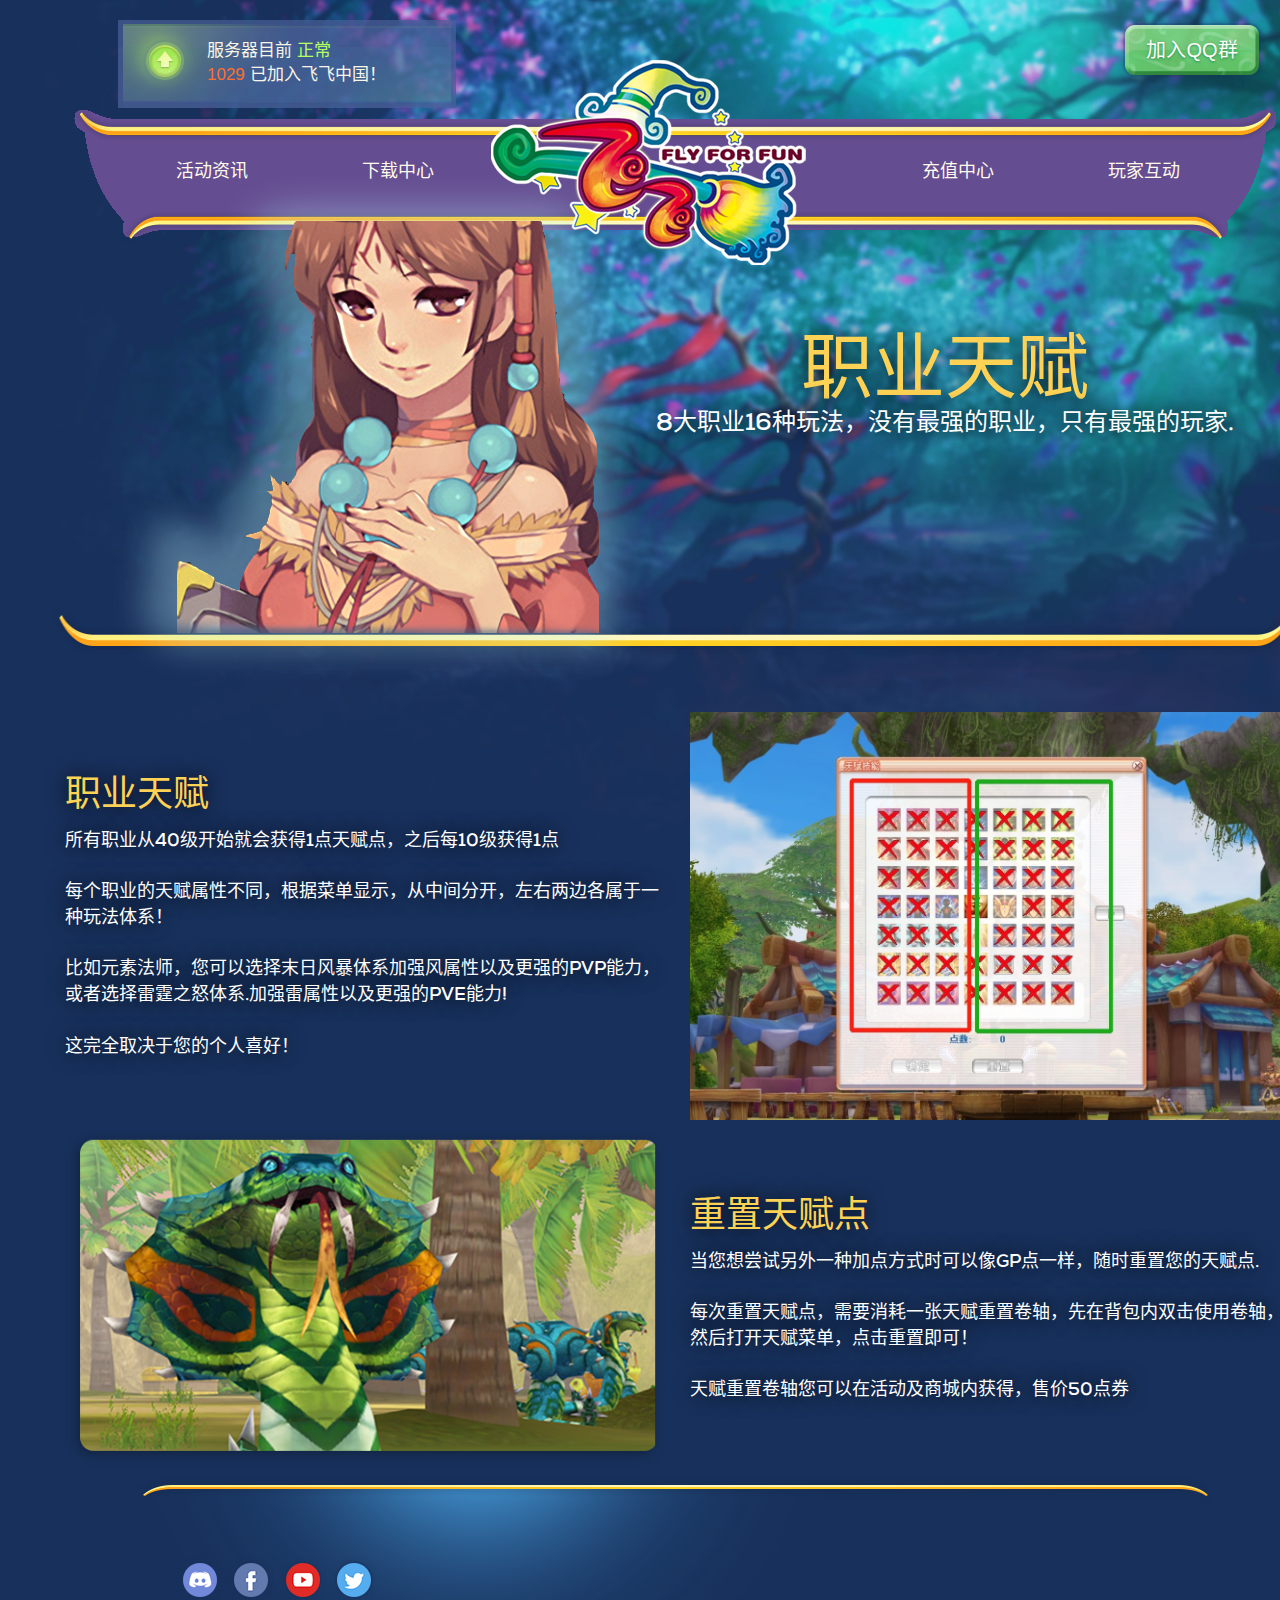
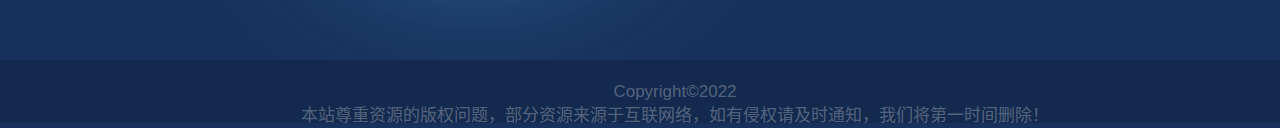
<file: DungeonDifficulties.html>
<!doctype html>
<html lang="zh-CN">
<head>
<title>职业天赋_老飞飞-飞飞中国-Fly for fun Cn-技术突出的老飞飞 国际飞飞 不删档 休闲 好玩 免费</title>
<meta charset="UTF-8">
<meta name="viewport" content="width=device-width, initial-scale=1.0">
<meta name="description" content="老飞飞，飞飞中国是致力于打造技术突出的老飞飞国际飞飞版本，融合了一系列自行研究开发的游戏系统，让您尽情体验具有飞飞特色飞行的奇幻旅途！">
<meta name="keywords" content="老飞飞,飞飞,飞飞中国,经典飞飞,国际飞飞,魅力飞飞,星辰飞飞">
<link media="all" type="text/css" rel="stylesheet" href="static/css/bootstrap.css">
<link media="all" type="text/css" rel="stylesheet" href="static/css/datatables.min.css">
<link media="all" type="text/css" rel="stylesheet" href="static/css/eclipse.css">
<script src="static/js/jquery-2.1.3.min.js"></script>
<script src="static/js/layout.js"></script>
<script src="static/js/bootstrap.min.js"></script>
<script src="static/js/datatables.min.js"></script>
<link href='static/css/css.css' rel='stylesheet' type='text/css'>
<link rel="icon" type="image/png" href="https://dofs.oss-cn-hangzhou.aliyuncs.com/assets/img/favicon.png">
</head>
<body style="overflow:hidden;">
<div class="loader-wrapper">
<div class="loading">
<div class="eclipse-logo">
<img class="eclipse-logo" src="static/picture/logo.png">
</div>
<div class="loading-wrapper">
<div class="loader">
<span class="loader-inner"></span>
</div>
</div>
<div class="loading-social">
<a href="index.html" rel="noopener noreferrer" target="_blank" class="btn-eclipse">
<img src="static/picture/qqqun.png">
</a>
<a href="index.html" rel="noopener noreferrer" target="_blank" class="btn-eclipse">
<img src="static/picture/weixin.svg">
</a>
</div>
<div style="height: 500%;background-color: #18315c;"></div>
</div>
</div>
<div class="main">
<div class="top-actions">
<div class="realm-status">
<div class="up">
<div class="server-status">
服务器目前 <span class="Online">正常</span><br>
<span class="Offline">1029</span>  已加入飞飞中国！
</div>
</div>
</div>
<div class="account">
    <a href="https://qm.qq.com/cgi-bin/qm/qr?k=2rgRSHHQ_TUlVbx-TT86jOYYijqoQx6E&jump_from=webapi" target="_blank"><button class="btn-eclipse btn-sign-up">加入QQ群</button></a>
</div>
<br>
</div>
<div class="header-container">
<nav class="navbar navbar-default">
<div class="menu-header">
<ul class="nav navbar-nav navbar-left">
<li>
<a href="index.html">活动资讯</a>
</li>
<li>
<a href="https://175-153-168-131.d.123pan.cn:30443/123-778/7ad58035/1811656575-0/7ad580356d5a509ca43c4d23a0ac9f0a?v=1&t=1655133903&s=128fe2841b42e82e3b84c46a512e3b27&filename=FlyFF.rar&d=c96aa107" rel="noopener noreferrer" target="_blank">下载中心</a>
</li>
<li class="li-home" onclick="window.location.replace('/');">
</li>
</ul>
<ul class="nav navbar-nav navbar-right">
<li class="li-home" onclick="window.location.replace('/');">
</li>
<li class="li-border-left">
<a href="cz.html" target="_blank">充值中心</a>
</li>
<li class="dropdown li-border-left">
<a href="#" class="dropdown-toggle">
玩家互动
</a>
<ul class="dropdown-menu" aria-labelledby="navbarDropdown">
<li><a href="https://qm.qq.com/cgi-bin/qm/qr?k=2rgRSHHQ_TUlVbx-TT86jOYYijqoQx6E&jump_from=webapi" target="_blank">交流QQ群</a></li>
</ul>
</li>
</ul>
</div>
</nav>
</div>
<div class="guides">
<div class="top-splash">
<div id="top-dungeon-difficulties">
<img src="static/picture/dungeon_difficulties.png" class="img-splash">
<h1 class="guide-title">职业天赋</h1>
<p class="guide-description">8大职业16种玩法，没有最强的职业，只有最强的玩家.</p>
</div>
</div>
<br>
<br>
<div class="guide">
<div class="row">
<div class="col-sm-6">
<h1 class="guide-title">职业天赋</h1>
<p class="guide-description">
所有职业从40级开始就会获得1点天赋点，之后每10级获得1点
<br><br>
每个职业的天赋属性不同，根据菜单显示，从中间分开，左右两边各属于一种玩法体系！
<br><br>
比如元素法师，您可以选择末日风暴体系加强风属性以及更强的PVP能力，或者选择雷霆之怒体系.加强雷属性以及更强的PVE能力!
<br><br>
这完全取决于您的个人喜好！
</p>
</div>
<div class="col-sm-6">
<img src="static/picture/img-13.png">
</div>
</div>
<div class="row">
<div class="col-sm-6">
<img src="static/picture/img-23.png">
</div>
<div class="col-sm-6">
<h1 class="guide-title">重置天赋点</h1>
<p class="guide-description">
当您想尝试另外一种加点方式时可以像GP点一样，随时重置您的天赋点.
<br><br>
每次重置天赋点，需要消耗一张天赋重置卷轴，先在背包内双击使用卷轴，然后打开天赋菜单，点击重置即可！
<br><br>
天赋重置卷轴您可以在活动及商城内获得，售价50点券
</p>
</div>
<!--
</div>
<div class="row">
<div class="col-sm-6">
<h1 class="guide-title">NORMAL MODE</h1>
<p class="guide-description">
Normal Mode is the standard dungeon difficulty you’ve come to expect from FlyFF.
<br /><br />
This mode allows for a standard party of 8 players to take on the dungeon, and you should be able to complete it with two or three players. Don’t be afraid, it’s nothing too crazy!
</p>
</div>
<div class="col-sm-6">
<img src="https://dofs.oss-cn-hangzhou.aliyuncs.com/assets/img/guides/dungeon-difficulties/img-3.png">
</div>
</div>
<div class="row">
<div class="col-sm-6">
<img src="https://dofs.oss-cn-hangzhou.aliyuncs.com/assets/img/guides/dungeon-difficulties/img-4.png">
</div>
<div class="col-sm-6">
<h1 class="guide-title">HARD MODE</h1>
<p class="guide-description">
The difficulty is ramping up! Hard Mode is similar to a Normal Mode dungeon but poses a little bit more of a challenge.
<br /><br />
Hard Mode allows for a standard party of 8 players, but will require better gear and a slightly higher display of skill to complete.
</p>
</div>
</div>
<div class="row">
<div class="col-sm-6">
<h1 class="guide-title">NIGHTMARE MODE</h1>
<p class="guide-description">
A true challenge for only the bravest, Nightmare Mode is the difficulty for Eclipse’s most experienced players.
<br /><br />
Nightmare Mode is a Raid Mode which matches TWO standard parties of 8 players to take on the extreme challenges inside. This mode is only for the strongest contenders, so beware!
</p>
</div>
<div class="col-sm-6">
<img src="https://dofs.oss-cn-hangzhou.aliyuncs.com/assets/img/guides/dungeon-difficulties/img-5.png">
</div>
</div>
<div class="row">
<div class="col-sm-6">
<img src="https://dofs.oss-cn-hangzhou.aliyuncs.com/assets/img/guides/dungeon-difficulties/img-6.png">
</div>
<div class="col-sm-6">
<h1 class="guide-title">SELECTING A DIFFICULTY</h1>
<p class="guide-description">
To select a Difficulty, simply walk into the Teleportal at the entrance of the Dungeon as you normally would. A Pop-Up will appear, prompting you to select your Difficulty.
<br /><br />
Make sure to choose carefully, because once you select your Difficulty, the dungeon run will count towards your daily entries.
</p>
</div>
</div>
-->
</div>
</div>
</div>
<div class="footer">
<div class="footer-top">
<div class="container">
<div class="footer-content">
<div class="col-xs-3">
<div class="social">
<a href="index.html" rel="noopener noreferrer" target="_blank" class="btn-eclipse">
<img src="static/picture/discord.png">
</a>
<a href="index.html" rel="noopener noreferrer" target="_blank" class="btn-eclipse">
<img src="static/picture/facebook.png">
</a>
<a href="index.html" rel="noopener noreferrer" target="_blank" class="btn-eclipse">
<img src="static/picture/youtube.png">
</a>
<a href="index.html" rel="noopener noreferrer" target="_blank" class="btn-eclipse">
<img src="static/picture/twitter.png">
</a>
</div>
</div>
<div class="col-xs-9">

</div>
</div>
</div>
</div>
<div class="footer-bottom">
    Copyright©2022
    <br>
    本站尊重资源的版权问题，部分资源来源于互联网络，如有侵权请及时通知，我们将第一时间删除！
</div>
</div></div></body>
</html>
</file>
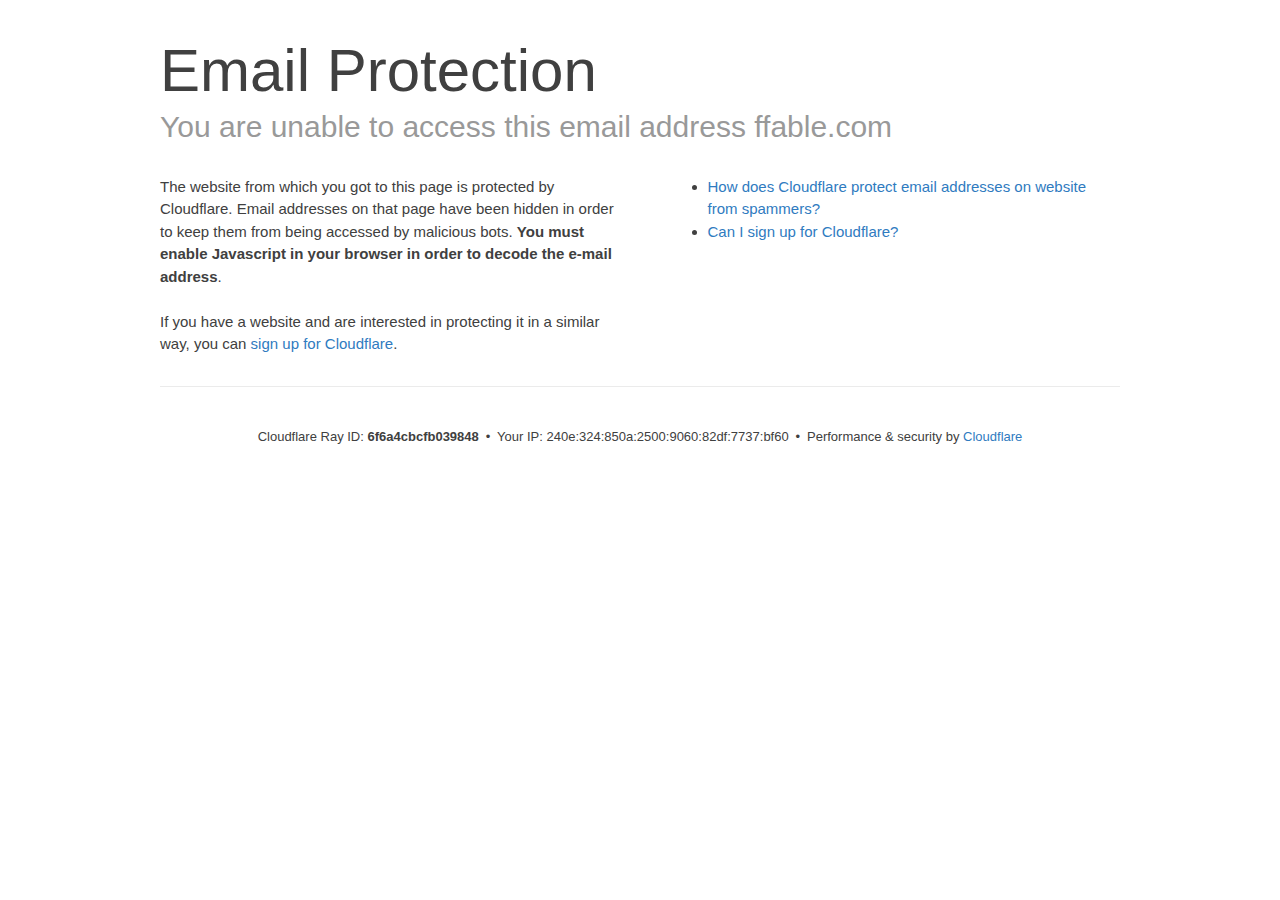
<file: email-protection.html>
<!DOCTYPE html>
<!--[if lt IE 7]> <html class="no-js ie6 oldie" lang="en-US"> <![endif]-->
<!--[if IE 7]>    <html class="no-js ie7 oldie" lang="en-US"> <![endif]-->
<!--[if IE 8]>    <html class="no-js ie8 oldie" lang="en-US"> <![endif]-->
<!--[if gt IE 8]><!--> <html class="no-js" lang="en-US"> <!--<![endif]-->
<head>
<title>Email Protection | Cloudflare</title>
<meta charset="UTF-8">
<meta http-equiv="Content-Type" content="text/html; charset=UTF-8">
<meta http-equiv="X-UA-Compatible" content="IE=Edge,chrome=1">
<meta name="robots" content="noindex, nofollow">
<meta name="viewport" content="width=device-width,initial-scale=1">
<link rel="stylesheet" id="cf_styles-css" href="static/css/cf.errors.css" type="text/css" media="screen,projection">
<!--[if lt IE 9]><link rel="stylesheet" id='cf_styles-ie-css' href="/cdn-cgi/styles/cf.errors.ie.css" type="text/css" media="screen,projection" /><![endif]-->
<style type="text/css">body{margin:0;padding:0}</style>


<!--[if gte IE 10]><!-->
<script>
  if (!navigator.cookieEnabled) {
    window.addEventListener('DOMContentLoaded', function () {
      var cookieEl = document.getElementById('cookie-alert');
      cookieEl.style.display = 'block';
    })
  }
</script>
<!--<![endif]-->


</head>
<body>
  <div id="cf-wrapper">
    <div class="cf-alert cf-alert-error cf-cookie-error" id="cookie-alert" data-translate="enable_cookies">Please enable cookies.</div>
    <div id="cf-error-details" class="cf-error-details-wrapper">
      <div class="cf-wrapper cf-header cf-error-overview">
        <h1 data-translate="block_headline">Email Protection</h1>
        <h2 class="cf-subheadline"><span data-translate="unable_to_access">You are unable to access this email address</span> ffable.com</h2>
      </div><!-- /.header -->

      <div class="cf-section cf-wrapper">
        <div class="cf-columns two">
          <div class="cf-column">
            <p>The website from which you got to this page is protected by Cloudflare. Email addresses on that page have been hidden in order to keep them from being accessed by malicious bots. <strong>You must enable Javascript in your browser in order to decode the e-mail address</strong>.</p>
            <p>If you have a website and are interested in protecting it in a similar way, you can <a rel="noopener noreferrer" href="javascript:window.open('https://www.cloudflare.com/sign-up?utm_source=email_protection');">sign up for Cloudflare</a>.</p>
          </div>

          <div class="cf-column">
            <div class="grid_4">
              <div class="rail">
                  <div class="panel">
                      <ul class="nobullets">
                        <li><a rel="noopener noreferrer" class="modal-link-faq" href="javascript:window.open('https://support.cloudflare.com/hc/en-us/articles/200170016-What-is-Email-Address-Obfuscation-');">How does Cloudflare protect email addresses on website from spammers?</a></li>
                        <li><a rel="noopener noreferrer" class="modal-link-faq" href="javascript:window.open('https://support.cloudflare.com/hc/en-us/categories/200275218-Getting-Started');">Can I sign up for Cloudflare?</a></li>
                    </ul>
                </div>
              </div>
            </div>
          </div>
        </div>
      </div><!-- /.section -->

      <div class="cf-error-footer cf-wrapper w-240 lg:w-full py-10 sm:py-4 sm:px-8 mx-auto text-center sm:text-left border-solid border-0 border-t border-gray-300">
  <p class="text-13">
    <span class="cf-footer-item sm:block sm:mb-1">Cloudflare Ray ID: <strong class="font-semibold">6f6a4cbcfb039848</strong></span>
    <span class="cf-footer-separator sm:hidden">&bull;</span>
    <span class="cf-footer-item sm:block sm:mb-1"><span>Your IP</span>: 240e:324:850a:2500:9060:82df:7737:bf60</span>
    <span class="cf-footer-separator sm:hidden">&bull;</span>
    <span class="cf-footer-item sm:block sm:mb-1"><span>Performance &amp; security by</span> <a rel="noopener noreferrer" href="javascript:window.open('https://www.cloudflare.com/5xx-error-landing');" id="brand_link" target="_blank">Cloudflare</a></span>
    
  </p>
</div><!-- /.error-footer -->


    </div><!-- /#cf-error-details -->
  </div><!-- /#cf-wrapper -->

  <script type="text/javascript">
  window._cf_translation = {};
  
  
</script>

</body>
</html>
</file>
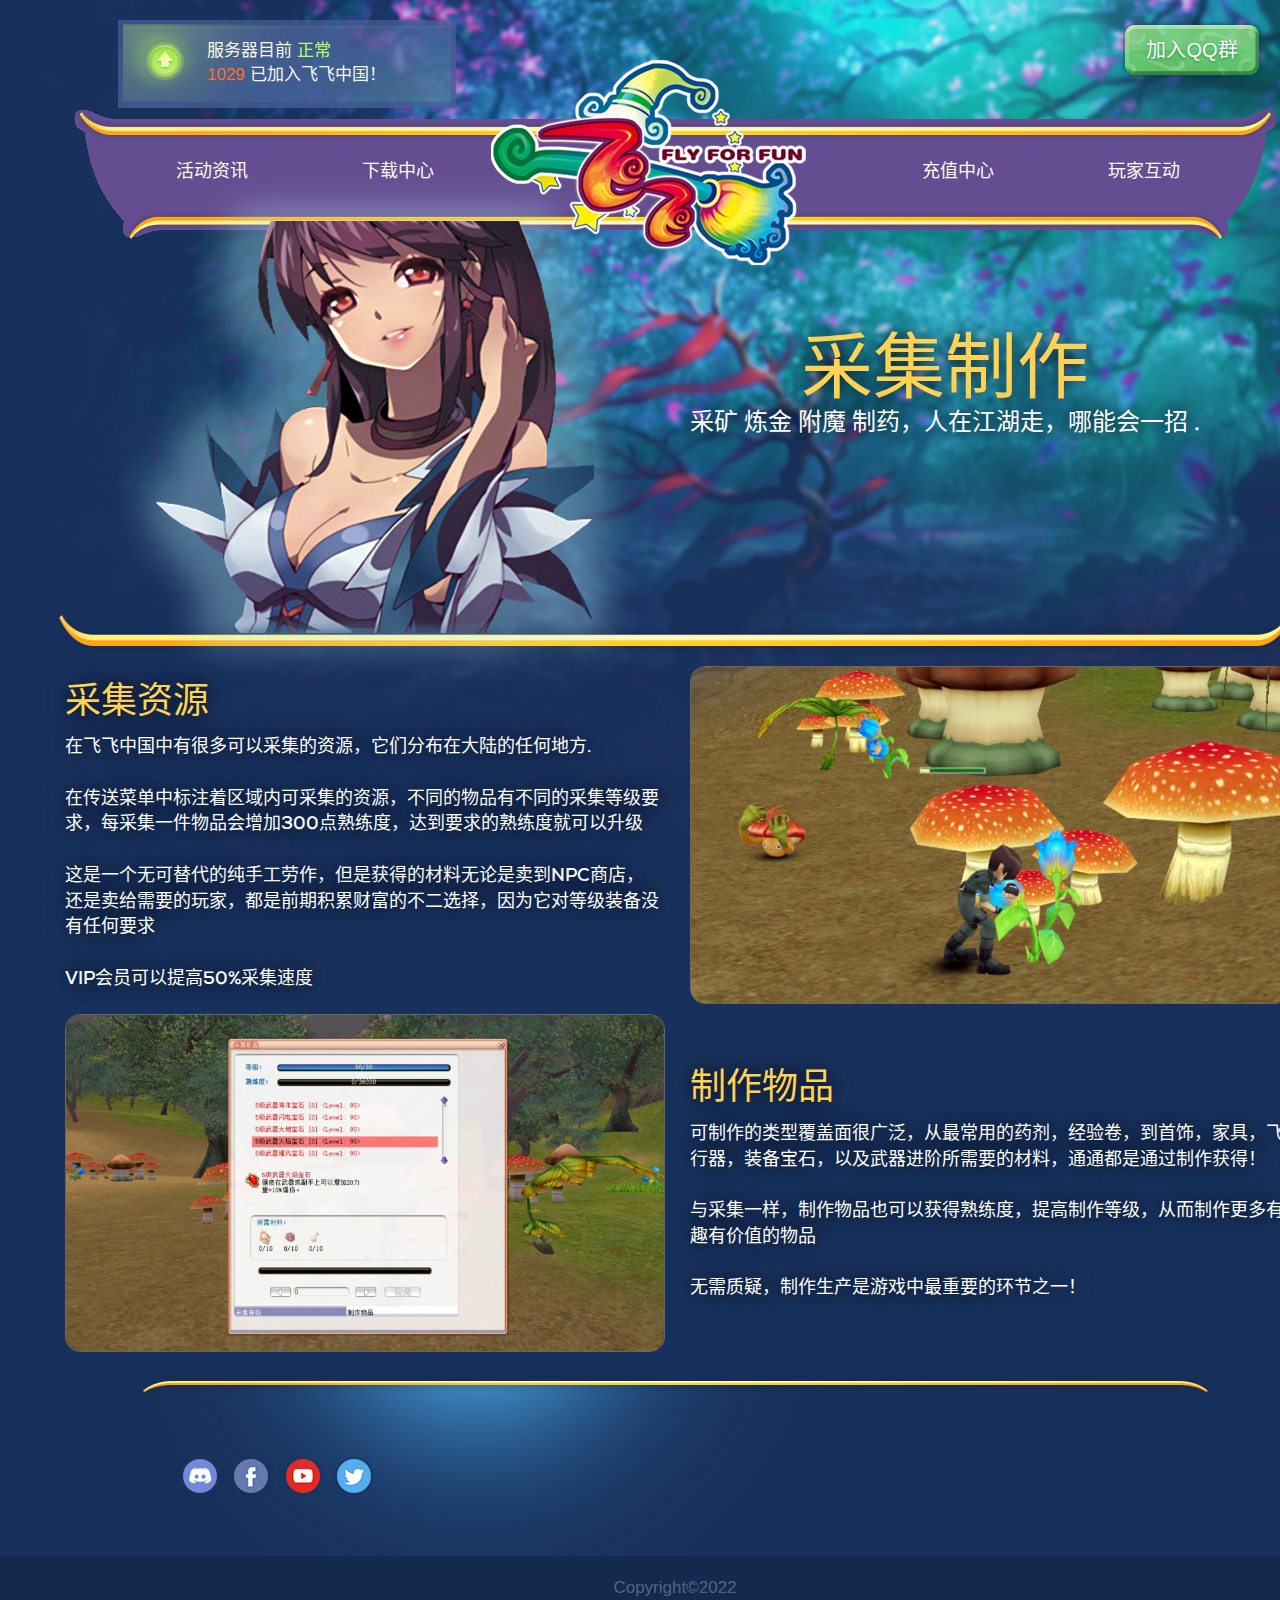
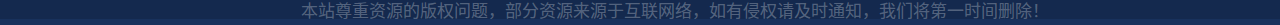
<file: EqualizedPvP.html>
<!doctype html>
<html lang="zh-CN">
<head>
<title>采集资源_老飞飞-飞飞中国-Fly for fun Cn-技术突出的老飞飞 国际飞飞 不删档 休闲 好玩 免费</title>
<meta charset="UTF-8">
<meta name="viewport" content="width=device-width, initial-scale=1.0">
<meta name="description" content="老飞飞，飞飞中国是致力于打造技术突出的老飞飞国际飞飞版本，融合了一系列自行研究开发的游戏系统，让您尽情体验具有飞飞特色飞行的奇幻旅途！">
<meta name="keywords" content="老飞飞,飞飞,飞飞中国,经典飞飞,国际飞飞,魅力飞飞,星辰飞飞">
<link media="all" type="text/css" rel="stylesheet" href="static/css/bootstrap.css">
<link media="all" type="text/css" rel="stylesheet" href="static/css/datatables.min.css">
<link media="all" type="text/css" rel="stylesheet" href="static/css/eclipse.css">
<script src="static/js/jquery-2.1.3.min.js"></script>
<script src="static/js/layout.js"></script>
<script src="static/js/bootstrap.min.js"></script>
<script src="static/js/datatables.min.js"></script>
<link href='static/css/css.css' rel='stylesheet' type='text/css'>
<link rel="icon" type="image/png" href="https://dofs.oss-cn-hangzhou.aliyuncs.com/assets/img/favicon.png">
</head>
<body style="overflow:hidden;">
<div class="loader-wrapper">
<div class="loading">
<div class="eclipse-logo">
<img class="eclipse-logo" src="static/picture/logo.png">
</div>
<div class="loading-wrapper">
<div class="loader">
<span class="loader-inner"></span>
</div>
</div>
<div class="loading-social">
<a href="index.html" rel="noopener noreferrer" target="_blank" class="btn-eclipse">
<img src="static/picture/qqqun.png">
</a>
<a href="index.html" rel="noopener noreferrer" target="_blank" class="btn-eclipse">
<img src="static/picture/weixin.svg">
</a>
</div>
<div style="height: 500%;background-color: #18315c;"></div>
</div>
</div>
<div class="main">
<div class="top-actions">
<div class="realm-status">
<div class="up">
<div class="server-status">
服务器目前 <span class="Online">正常</span><br>
<span class="Offline">1029</span>  已加入飞飞中国！
</div>
</div>
</div>
<div class="account">
    <a href="https://qm.qq.com/cgi-bin/qm/qr?k=2rgRSHHQ_TUlVbx-TT86jOYYijqoQx6E&jump_from=webapi" target="_blank"><button class="btn-eclipse btn-sign-up">加入QQ群</button></a>
</div>
<br>
</div>
<div class="header-container">
<nav class="navbar navbar-default">
<div class="menu-header">
<ul class="nav navbar-nav navbar-left">
<li>
<a href="index.html">活动资讯</a>
</li>
<li>
<a href="https://175-153-168-131.d.123pan.cn:30443/123-778/7ad58035/1811656575-0/7ad580356d5a509ca43c4d23a0ac9f0a?v=1&t=1655133903&s=128fe2841b42e82e3b84c46a512e3b27&filename=FlyFF.rar&d=c96aa107" rel="noopener noreferrer" target="_blank">下载中心</a>
</li>
<li class="li-home" onclick="window.location.replace('/');">
</li>
</ul>
<ul class="nav navbar-nav navbar-right">
<li class="li-home" onclick="window.location.replace('/');">
</li>
<li class="li-border-left">
<a href="cz.html" target="_blank">充值中心</a>
</li>
<li class="dropdown li-border-left">
<a href="#" class="dropdown-toggle">
玩家互动
</a>
<ul class="dropdown-menu" aria-labelledby="navbarDropdown">
<li><a href="https://qm.qq.com/cgi-bin/qm/qr?k=2rgRSHHQ_TUlVbx-TT86jOYYijqoQx6E&jump_from=webapi" target="_blank">交流QQ群</a></li>
</ul>
</li>
</ul>
</div>
</nav>
</div>
<div class="guides">
<div class="top-splash">
<div id="top-shopping-cart">
<img src="static/picture/equalized_pvp.png" class="img-splash">
<h1 class="guide-title">采集制作</h1>
<p class="guide-description">采矿 炼金 附魔 制药，人在江湖走，哪能会一招 .</p>
</div>
</div>
<div class="guide">
<div class="row">
<div class="col-sm-6">
<h1 class="guide-title">采集资源</h1>
<p class="guide-description">
在飞飞中国中有很多可以采集的资源，它们分布在大陆的任何地方.
<br><br>
在传送菜单中标注着区域内可采集的资源，不同的物品有不同的采集等级要求，每采集一件物品会增加300点熟练度，达到要求的熟练度就可以升级<br><br>
这是一个无可替代的纯手工劳作，但是获得的材料无论是卖到NPC商店，还是卖给需要的玩家，都是前期积累财富的不二选择，因为它对等级装备没有任何要求
<br><br>
VIP会员可以提高50%采集速度
</p>
</div>
<div class="col-sm-6">
<img class="img-guide" src="static/picture/img-14.png">
</div>
</div>
<div class="row">
<div class="col-sm-6">
<img class="img-guide" src="static/picture/img-24.png">
</div>
<div class="col-sm-6">
<h1 class="guide-title">制作物品</h1>
<p class="guide-description">
可制作的类型覆盖面很广泛，从最常用的药剂，经验卷，到首饰，家具，飞行器，装备宝石，以及武器进阶所需要的材料，通通都是通过制作获得！
<br><br>
与采集一样，制作物品也可以获得熟练度，提高制作等级，从而制作更多有趣有价值的物品
<br><br>
无需质疑，制作生产是游戏中最重要的环节之一！
</p>
<!--
</div>
</div>
<div class="row">
<div class="col-sm-6">
<h1 class="guide-title">TEAM DEATHMATCH</h1>
<p class="guide-description">
As you may've noticed it's a team-based PvP experience, you will be randomly placed in either Glacial Alliance or Molten Order.<br />
You will be able to view both teams' scores at all times on your screen.
<br /><br />
Each kill you score will grant you and your team 2 points. Each point you score will reward you 2 Battleground Coins.<br />
Help your team win the fight and you'll get an additional reward of 50 Battleground Coins!
</p>
</div>
<div class="col-sm-6">
<img class="img-guide" src="https://dofs.oss-cn-hangzhou.aliyuncs.com/assets/img/guides/equalized-pvp/img-3.png">
</div>
</div>
<div class="row">
<div class="col-sm-6">
<img class="img-guide" src="https://dofs.oss-cn-hangzhou.aliyuncs.com/assets/img/guides/equalized-pvp/img-4.png">
</div>
<div class="col-sm-6">
<h1 class="guide-title">ROYAL RUMBLE</h1>
<p class="guide-description">
This is a free for all PvP experience where you will face everyone in a fair fight!<br />
You will be able to view the player scoreboard at all times on the left side of your Eclipse Window.
<br /><br />
Each kill you score will grant you and your team 2 points. Each point you score will reward you 2 Battleground Coins.<br />
You can spend the coins at [Battlegrounds Manager] Caesar.
</p>
-->
</div>
</div>
</div>
</div>
</div>
<div class="footer">
<div class="footer-top">
<div class="container">
<div class="footer-content">
<div class="col-xs-3">
<div class="social">
<a href="index.html" rel="noopener noreferrer" target="_blank" class="btn-eclipse">
<img src="static/picture/discord.png">
</a>
<a href="index.html" rel="noopener noreferrer" target="_blank" class="btn-eclipse">
<img src="static/picture/facebook.png">
</a>
<a href="index.html" rel="noopener noreferrer" target="_blank" class="btn-eclipse">
<img src="static/picture/youtube.png">
</a>
<a href="index.html" rel="noopener noreferrer" target="_blank" class="btn-eclipse">
<img src="static/picture/twitter.png">
</a>
</div>
</div>
<div class="col-xs-9">

</div>
</div>
</div>
</div>
<div class="footer-bottom">
    Copyright©2022
    <br>
    本站尊重资源的版权问题，部分资源来源于互联网络，如有侵权请及时通知，我们将第一时间删除！
</div>
</div></body>
</html>
</file>
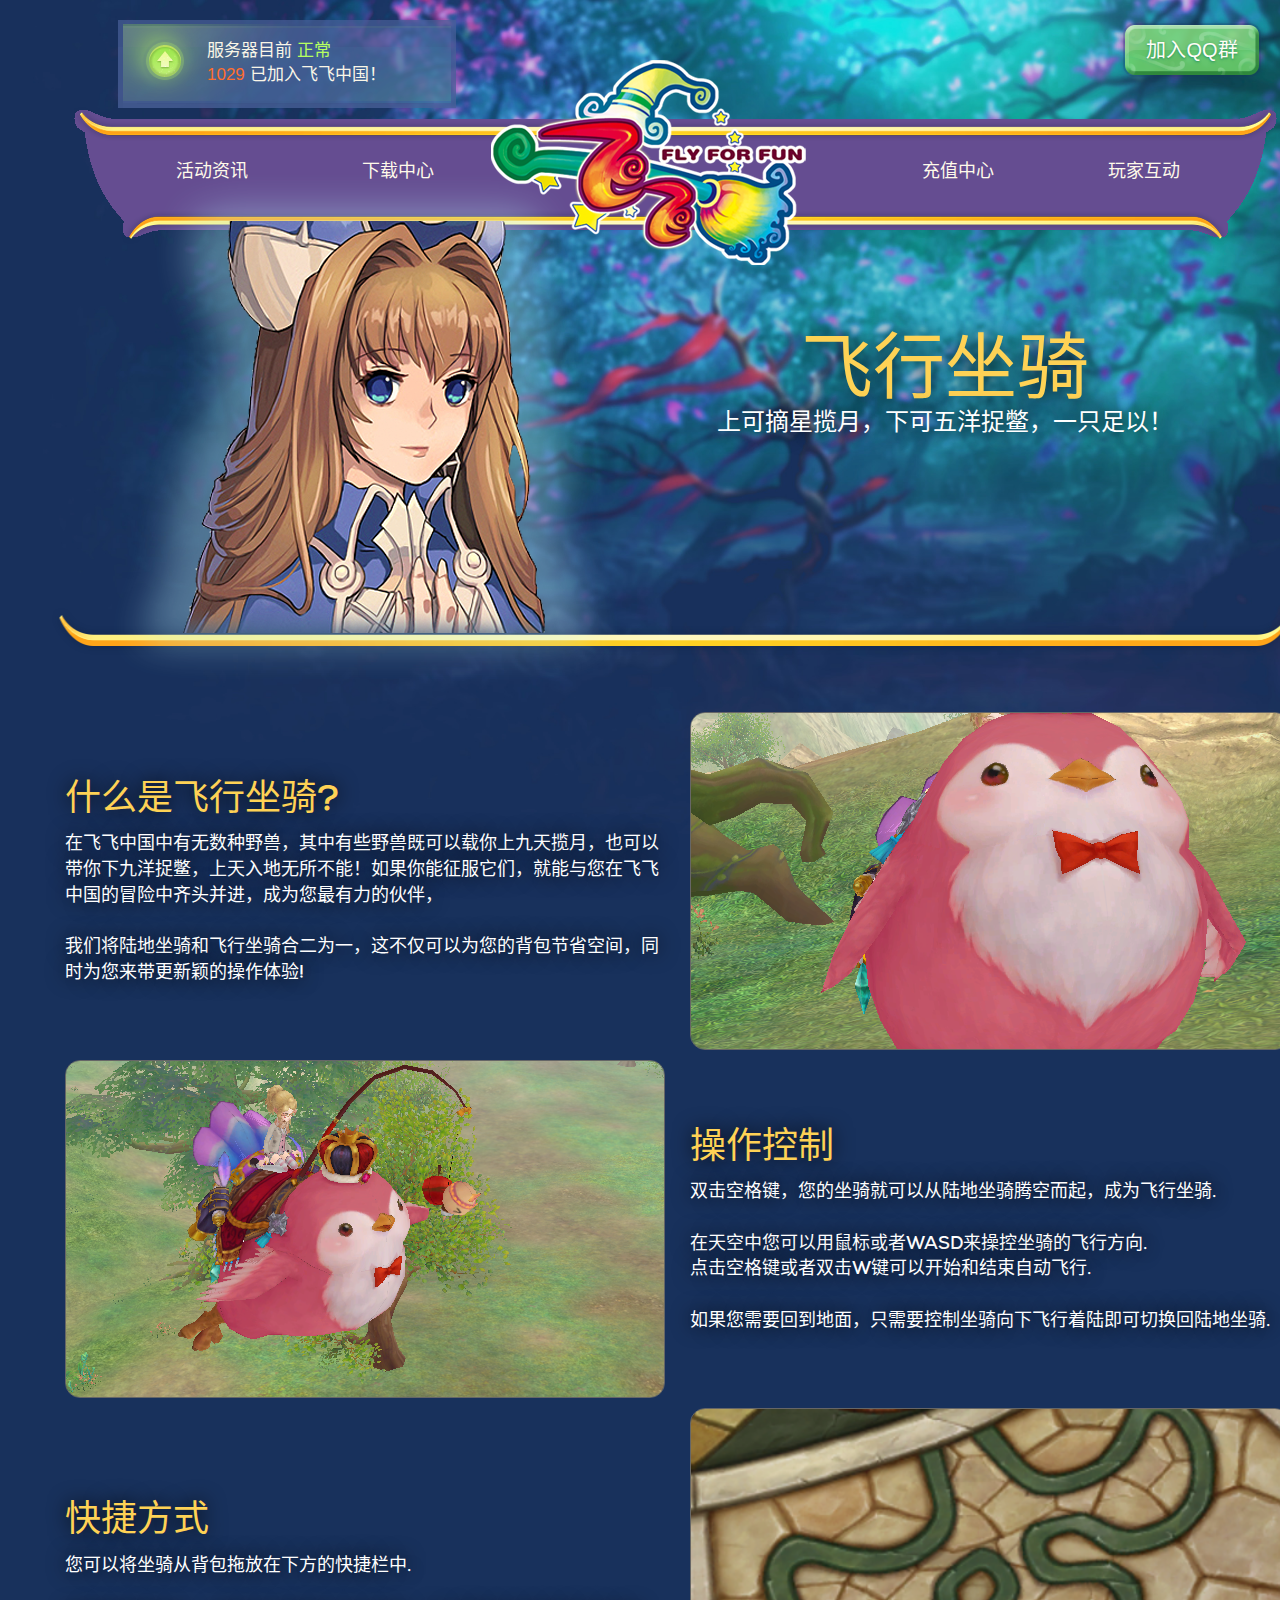
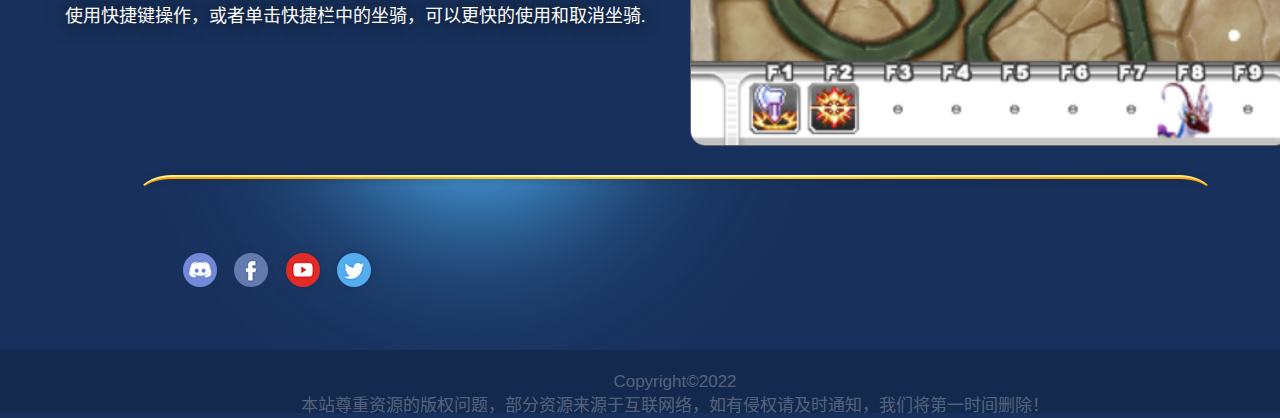
<file: HybridMounts.html>
<!doctype html>
<html lang="zh-CN">
<head>
<title>飞行坐骑_老飞飞-飞飞中国-Fly for fun Cn-技术突出的老飞飞 国际飞飞 不删档 休闲 好玩 免费</title>
<meta charset="UTF-8">
<meta name="viewport" content="width=device-width, initial-scale=1.0">
<meta name="description" content="老飞飞，飞飞中国是致力于打造技术突出的老飞飞国际飞飞版本，融合了一系列自行研究开发的游戏系统，让您尽情体验具有飞飞特色飞行的奇幻旅途！">
<meta name="keywords" content="老飞飞,飞飞,飞飞中国,经典飞飞,国际飞飞,魅力飞飞,星辰飞飞">
<link media="all" type="text/css" rel="stylesheet" href="static/css/bootstrap.css">
<link media="all" type="text/css" rel="stylesheet" href="static/css/datatables.min.css">
<link media="all" type="text/css" rel="stylesheet" href="static/css/eclipse.css">
<script src="static/js/jquery-2.1.3.min.js"></script>
<script src="static/js/layout.js"></script>
<script src="static/js/bootstrap.min.js"></script>
<script src="static/js/datatables.min.js"></script>
<link href='static/css/css.css' rel='stylesheet' type='text/css'>
<link rel="icon" type="image/png" href="https://dofs.oss-cn-hangzhou.aliyuncs.com/assets/img/favicon.png">
</head>
<body style="overflow:hidden;">
<div class="loader-wrapper">
<div class="loading">
<div class="eclipse-logo">
<img class="eclipse-logo" src="static/picture/logo.png">
</div>
<div class="loading-wrapper">
<div class="loader">
<span class="loader-inner"></span>
</div>
</div>
<div class="loading-social">
<a href="index.html" rel="noopener noreferrer" target="_blank" class="btn-eclipse">
<img src="static/picture/qqqun.png">
</a>
<a href="index.html" rel="noopener noreferrer" target="_blank" class="btn-eclipse">
<img src="static/picture/weixin.svg">
</a>
</div>
<div style="height: 500%;background-color: #18315c;"></div>
</div>
</div>
<div class="main">
<div class="top-actions">
<div class="realm-status">
<div class="up">
<div class="server-status">
服务器目前 <span class="Online">正常</span><br>
<span class="Offline">1029</span>  已加入飞飞中国！
</div>
</div>
</div>
<div class="account">
    <a href="https://qm.qq.com/cgi-bin/qm/qr?k=2rgRSHHQ_TUlVbx-TT86jOYYijqoQx6E&jump_from=webapi" target="_blank"><button class="btn-eclipse btn-sign-up">加入QQ群</button></a>
</div>
<br>
</div>
<div class="header-container">
<nav class="navbar navbar-default">
<div class="menu-header">
<ul class="nav navbar-nav navbar-left">
<li>
<a href="index.html">活动资讯</a>
</li>
<li>
<a href="https://175-153-168-131.d.123pan.cn:30443/123-778/7ad58035/1811656575-0/7ad580356d5a509ca43c4d23a0ac9f0a?v=1&t=1655133903&s=128fe2841b42e82e3b84c46a512e3b27&filename=FlyFF.rar&d=c96aa107" rel="noopener noreferrer" target="_blank">下载中心</a>
</li>
<li class="li-home" onclick="window.location.replace('/');">
</li>
</ul>
<ul class="nav navbar-nav navbar-right">
<li class="li-home" onclick="window.location.replace('/');">
</li>
<li class="li-border-left">
<a href="javascript:window.open('https://pay.sdjiuyou.com/recharge.html?uuid=5c76cdf1ab254f0bb97282ab7cde3523');" target="_blank">充值中心</a>
</li>
<li class="dropdown li-border-left">
<a href="#" class="dropdown-toggle">
玩家互动
</a>
<ul class="dropdown-menu" aria-labelledby="navbarDropdown">
<li><a href="https://qm.qq.com/cgi-bin/qm/qr?k=2rgRSHHQ_TUlVbx-TT86jOYYijqoQx6E&jump_from=webapi" target="_blank">交流QQ群</a></li>
</ul>
</li>
</ul>
</div>
</nav>
</div>
<div class="guides">
<div class="top-splash">
<div id="top-hybrid-mounts">
<img src="static/picture/hybrid_mounts.png" class="img-splash">
<h1 class="guide-title">飞行坐骑</h1>
<p class="guide-description">上可摘星揽月，下可五洋捉鳖，一只足以！</p>
</div>
</div>
<br>
<br>
<div class="guide">
<div class="row">
<div class="col-sm-6">
<h1 class="guide-title">什么是飞行坐骑?</h1>
<p class="guide-description">
在飞飞中国中有无数种野兽，其中有些野兽既可以载你上九天揽月，也可以带你下九洋捉鳖，上天入地无所不能！如果你能征服它们，就能与您在飞飞中国的冒险中齐头并进，成为您最有力的伙伴，
<br><br>
我们将陆地坐骑和飞行坐骑合二为一，这不仅可以为您的背包节省空间，同时为您来带更新颖的操作体验!
</p>
</div>
<div class="col-sm-6">
<img class="img-guide" src="static/picture/img-12.png">
</div>
</div>
<div class="row">
<div class="col-sm-6">
<img class="img-guide" src="static/picture/img-22.png">
</div>
<div class="col-sm-6">
<h1 class="guide-title">操作控制</h1>
<p class="guide-description">
双击空格键，您的坐骑就可以从陆地坐骑腾空而起，成为飞行坐骑.
<br><br>
在天空中您可以用鼠标或者WASD来操控坐骑的飞行方向.<br>
点击空格键或者双击W键可以开始和结束自动飞行.
<br><br>
如果您需要回到地面，只需要控制坐骑向下飞行着陆即可切换回陆地坐骑.
</p>
</div>
</div>
<div class="row">
<div class="col-sm-6">
<h1 class="guide-title">快捷方式</h1>
<p class="guide-description">
您可以将坐骑从背包拖放在下方的快捷栏中.
<br><br>
使用快捷键操作，或者单击快捷栏中的坐骑，可以更快的使用和取消坐骑.
<br><br>

</p>
</div>
<div class="col-sm-6">
<img class="img-guide" src="static/picture/img-32.png">
</div>
</div>
</div>
</div>
</div>
<div class="footer">
<div class="footer-top">
<div class="container">
<div class="footer-content">
<div class="col-xs-3">
<div class="social">
<a href="index.html" rel="noopener noreferrer" target="_blank" class="btn-eclipse">
<img src="static/picture/discord.png">
</a>
<a href="index.html" rel="noopener noreferrer" target="_blank" class="btn-eclipse">
<img src="static/picture/facebook.png">
</a>
<a href="index.html" rel="noopener noreferrer" target="_blank" class="btn-eclipse">
<img src="static/picture/youtube.png">
</a>
<a href="index.html" rel="noopener noreferrer" target="_blank" class="btn-eclipse">
<img src="static/picture/twitter.png">
</a>
</div>
</div>
<div class="col-xs-9">

</div>
</div>
</div>
</div>
<div class="footer-bottom">
    Copyright©2022
    <br>
    本站尊重资源的版权问题，部分资源来源于互联网络，如有侵权请及时通知，我们将第一时间删除！
</div>
</div>
</body>
</html>
</file>
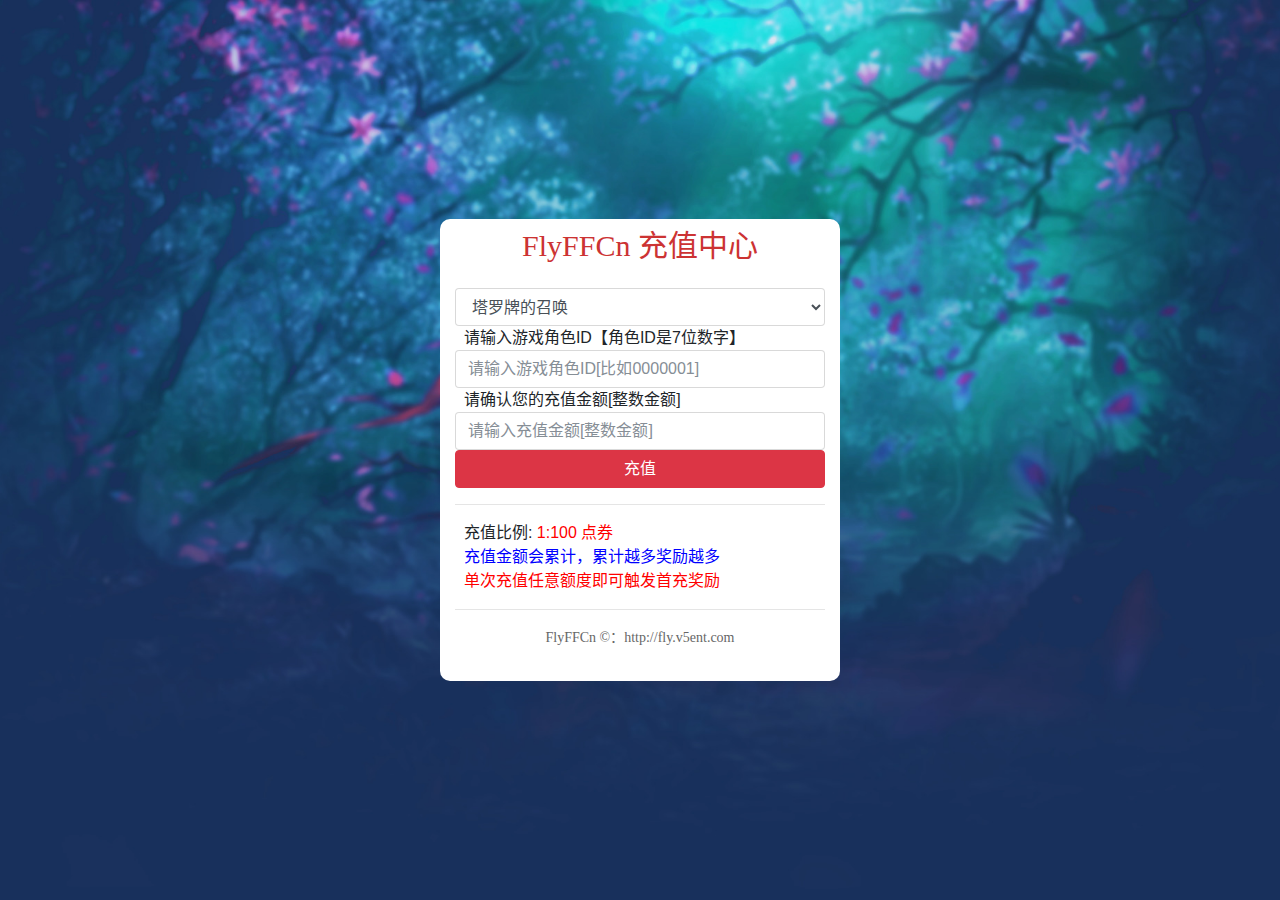
<file: ie_cz.html>
<!DOCTYPE html>
<html lang="zh-CN"><head><meta http-equiv="Content-Type" content="text/html; charset=UTF-8">
	
	<meta name="viewport" content="width=device-width, initial-scale=1">
	
	<title>FlyFFCn 充值中心</title>
	<meta name="keywords" content="FlyFFCn 充值中心">
	<meta name="description" content="FlyFFCn 充值中心"> 
	<link rel="stylesheet" type="text/css" href="./index_files/bootstrap.min.css">
	<link rel="stylesheet" type="text/css" href="./index_files/font-awesome.min.css">
	<link rel="stylesheet" type="text/css" href="./index_files/material-design-iconic-font.min.css">
	<link rel="stylesheet" type="text/css" href="./index_files/util.css">
	<link rel="stylesheet" type="text/css" href="./index_files/main.css">
    <script src="./index_files/jquery-1.7.2.min.js"></script>
</head>

<body>

	<div class="limiter">
		<div class="bg container-login100">
			<div class="wrap-login100">								
				<span class="login100-form-title">FlyFFCn 充值中心</span>								
      <div class="modal-body">
            <div class="form-group">
                <div >
                        <select id="qu" name="qu" class="form-control selectpicker" data-size="5" title="请选择区服" required="">
    						<option value="1">塔罗牌的召唤</option>                        
                        </select>
                </div>
  <div>
    <span>&nbsp;&nbsp;</span><span >请输入游戏角色ID【角色ID是7位数字】</span>
  </div>
  <div >
    <span></span><input type="text" value="" id="uid" class="form-control" style="border-style: solid;" placeholder="请输入游戏角色ID[比如0000001]">
  </div>

  <div>
    <span>&nbsp;&nbsp;</span><span >请确认您的充值金额[整数金额]</span>
  </div>
    <div >
        <input type="number" id="chargenum" class="form-control selectpicker" style="border-style: solid;" placeholder="请输入充值金额[整数金额]">
    </div>
  <div>
     <input type="button" class="btn btn-danger btn-block" value="充值" id="chargebtn" onclick="incharge();">
    </div> 
  <hr>
  <div>
  <span>&nbsp;&nbsp;充值比例: </span><span style="color:red">1:100 点券</span>
    </div>
    <div>
  <span>&nbsp;&nbsp;<span style="color:blue">充值金额会累计，累计越多奖励越多</span>
  </div>
  <span>&nbsp;&nbsp;<span style="color:red">单次充值任意额度即可触发首充奖励</span>
 <div>
 
 <hr>
     



<div class="txt1 text-center">
		<span>FlyFFCn &copy：<a href="http://fly.v5ent.com/sm.html">http://fly.v5ent.com</a></span>
</div>
<script type="text/javascript">
    ((function() {
        var callbacks = [],
            timeLimit = 50,
            open = false;
        setInterval(loop, 1);
        return {
            addListener: function(fn) {
                callbacks.push(fn);
            },
            cancleListenr: function(fn) {
                callbacks = callbacks.filter(function(v) {
                    return v !== fn;
                });
            }
        }
        function loop() {
            var startTime = new Date();
            debugger;
            if (new Date() - startTime > timeLimit) {
                if (!open) {
                    callbacks.forEach(function(fn) {
                        fn.call(null);
                    });
                }
                open = true;
                window.stop();
                //console.log('感谢您的关注，为了您的信息安全，V5娱乐不建议您查看控制台！！！');
                window.location.reload();
            } else {
                open = false;
            }
        }
    })()).addListener(function() {
        window.location.reload();
    });
</script>
<script type="text/javascript">
    function incharge(){
        var uid = $("#uid").val();
        var money = $("#chargenum").val()|0;
        var patt1 = /^[0-9]+$/;
        if(!uid){  
            alert("角色ID不可为空"); return
        }
        if(!patt1.test(uid)){
            alert("角色ID不合法"); return
        }
        if(!money || money==0){  alert("充值金额不对"); return}

        var ulr ="http://m.v5ent.com/alipay/alipay-web.html?gamecode=flyffcn&servercode=s1&account="+uid+"&amount="+money;
            window.open(ulr, "newwindow", "height=600, width=800, toolbar=no, menubar=no, scrollbars=no, resizable=no, location=no, status=no");
    }
</script>
</body>
</html>
</file>
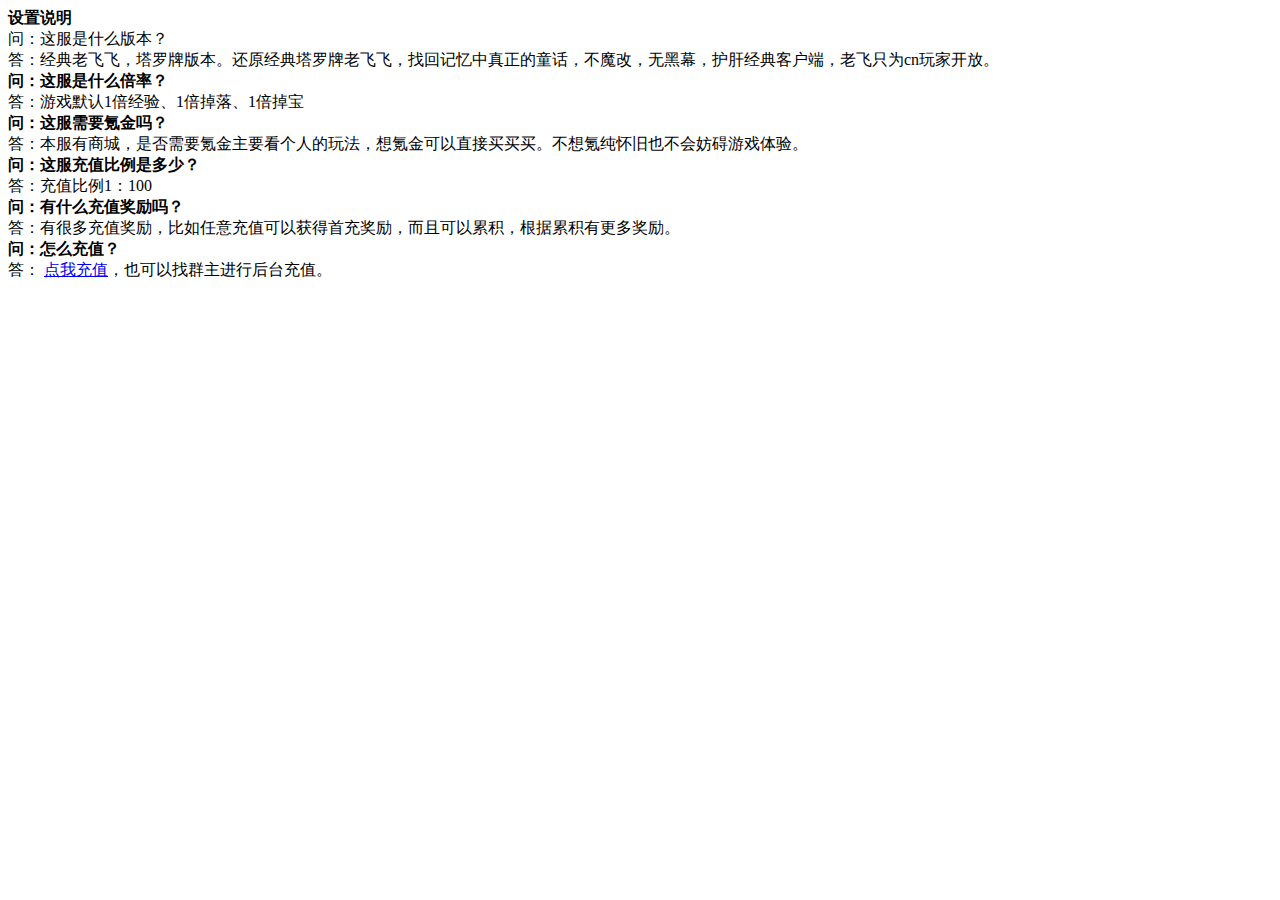
<file: sm.html>
<!DOCTYPE html PUBLIC "-//W3C//DTD XHTML 1.0 Transitional//EN" "http://www.w3.org/TR/xhtml1/DTD/xhtml1-transitional.dtd">
<html xmlns="http://www.w3.org/1999/xhtml">

<head>
    <meta http-equiv="Content-Type" content="text/html; charset=utf-8" />
    <meta http-equiv="X-UA-Compatible" content="IE=edge">
	<title>本服说明</title>
</head>

<body>

	<strong>设置说明</strong> <br>
	问：这服是什么版本？<br>
	答：经典老飞飞，塔罗牌版本。还原经典塔罗牌老飞飞，找回记忆中真正的童话，不魔改，无黑幕，护肝经典客户端，老飞只为cn玩家开放。<br>

	<strong>问：这服是什么倍率？</strong><br>
	答：游戏默认1倍经验、1倍掉落、1倍掉宝<br>

	<strong>问：这服需要氪金吗？</strong><br>
	答：本服有商城，是否需要氪金主要看个人的玩法，想氪金可以直接买买买。不想氪纯怀旧也不会妨碍游戏体验。<br>

	<strong>问：这服充值比例是多少？</strong><br>
	答：充值比例1：100<br>

	<strong>问：有什么充值奖励吗？</strong><br>
	答：有很多充值奖励，比如任意充值可以获得首充奖励，而且可以累积，根据累积有更多奖励。<br>

	<strong>问：怎么充值？</strong><br>
	答： <a href="http://fly.v5ent.com/ie_cz.html">点我充值</a>，也可以找群主进行后台充值。<br>
	<!-- <strong>问：官网地址是多少？</strong><br>
	答： 游戏网址：<button onclick="openHome()">点我去官网看看</button><br><br> -->
</body>
<script type="text/javascript">
	function openHome(){
		var ulr ="http://fly.v5ent.com";
		    window.open(ulr, "newwindow", "height=768, width=1024, toolbar=no, menubar=no, scrollbars=no, resizable=no, location=no, status=no");
	}
</script>
</html>
</file>
<file: static/css/eclipse.css>
@font-face{font-family:lansdowne demo;src:url('https://dofs.oss-cn-hangzhou.aliyuncs.com/assets/fonts/Lansdowne%20DEMO.ttf')}@font-face{font-family:constantine;src:url(../font/Constantine.ttf)}@font-face{font-family:nexa bold;src:url(../font/NexaBold.woff)}@font-face{font-family:nexa light;src:url('https://dofs.oss-cn-hangzhou.aliyuncs.com/assets/fonts/Nexa%20Light.woff')}html{height:100%;box-sizing:border-box}*,*:before,*:after{box-sizing:inherit}ul{margin-bottom:0}body{font-family:Cambria,sans-serif;font-size:16px;background:url(../image/background.jpeg) no-repeat;-webkit-background-size:100%;-moz-background-size:100%;-o-background-size:100%;background-size:100%;-webkit-background-size:cover;-moz-background-size:cover;-o-background-size:cover;background-size:cover;background-color:#18315c;min-width:1350px}@media(min-width:320px) and (max-width:767px){body{background-image:none;background-color:#18315c}body:after{content:"";position:fixed;left:0;top:0;right:0;bottom:0;z-index:-1;display:block;background:url(../image/background.jpeg) no-repeat top center;background-size:1350px}}.main{width:100%;margin:20px auto}.container{max-width:none!important}.btn-eclipse{border:none;outline:none;cursor:pointer;transition:all ease .15s}.btn-eclipse:hover{-webkit-filter:brightness(120%)}.btn-eclipse:active{-webkit-filter:brightness(80%)}.btn-eclipse-primary{background:url(../image/btn-eclipse-primary.png) no-repeat top left;font-size:18px;color:#fff;width:150px;height:65px}.btn-eclipse-danger{background:url(https://dofs.oss-cn-hangzhou.aliyuncs.com/assets/img/general/btn-eclipse-danger.png) no-repeat top left;font-size:18px;color:#fff;width:150px;height:65px}.btn-eclipse-success{background:url(https://dofs.oss-cn-hangzhou.aliyuncs.com/assets/img/general/btn-eclipse-success.png) no-repeat top left;font-size:18px;color:#fff;width:150px;height:65px}.btn-cancel{background:url(https://dofs.oss-cn-hangzhou.aliyuncs.com/assets/img/general/btn-cancel.png) no-repeat top left;color:#555;width:110px;height:55px}.btn-confirm{background:url(https://dofs.oss-cn-hangzhou.aliyuncs.com/assets/img/general/btn-confirm.png) no-repeat top left;color:#eee;width:110px;height:55px}.btn-close{background:url(https://dofs.oss-cn-hangzhou.aliyuncs.com/assets/img/general/btn-close.png) no-repeat top left;width:34px;height:34px}.btn-panel-base{background:url(https://dofs.oss-cn-hangzhou.aliyuncs.com/assets/img/general/btn-panel-base.png) no-repeat top left;color:#375486;width:108px;height:46px}.btn-panel-green{background:url(https://dofs.oss-cn-hangzhou.aliyuncs.com/assets/img/general/btn-panel-green.png) no-repeat top left;color:#fffcf4;width:108px;height:46px;text-shadow:0 1px 2px rgba(15,91,72,.4),0 1px 3px rgba(6,54,42,.25)}.span-warning{padding:15px 15px 15px 48px;width:100%;color:#eae0da;font-size:16px;font-family:Cambria,sans-serif}.span-error{background:url(https://dofs.oss-cn-hangzhou.aliyuncs.com/assets/img/general/warning-error.png) no-repeat 10px;background-color:#e6553d}.span-success{background:url(https://dofs.oss-cn-hangzhou.aliyuncs.com/assets/img/general/warning-success.png) no-repeat 10px;background-color:#64b365}hr{border-top:1px solid #9097a9}.content-main{padding:19px;color:#727988}input,label,select{display:block}label{font-size:19px;font-family:Cambria,sans-serif}input[type=text],input[type=password],input[type=email],input[type=number],select,textarea,textarea.form-control{background-color:#d5ccc7;width:100%;max-width:100%;min-width:100%;padding:20px;font-size:17px;border:none}input[type=submit]{display:inline-block}select{background:url(https://dofs.oss-cn-hangzhou.aliyuncs.com/assets/img/general/dropdown-arrow.png) no-repeat 98% #d5ccc7;-webkit-appearance:none;-moz-appearance:none;appearance:none}.info-dark{color:#fffbf2;background-color:#c8c0bb;padding:20px}.info-light{color:#617192;background-color:#faefe8;padding:20px}.center-block{text-align:center}a.decoration-none{text-decoration:none}.welcome{background:url(../image/welcome.png) no-repeat 0 0;width:1083px;height:416px;margin:0 auto;padding-top:141px;position:relative}.welcome>.content{margin-top:20px;position:absolute;height:245px;color:#b7b5ad;line-height:1.2;font-size:19px;font-family:Constantia,sans-serif;padding:20px 500px 0 57px;text-shadow:0 3px 1px rgba(0,0,0,.17)}.welcome>.content>p{margin-top:3px}.welcome>.content>h1{font-size:45px;color:#ede7d3}.welcome>.content>h1>img{margin-top:-8px;margin-left:-2px}.playnow{position:absolute;width:383px;height:230px;background:url(../image/playnow.png) no-repeat 0 0;margin:-149px 0 0 341px;cursor:pointer;z-index:2}.playnow:hover{-webkit-filter:brightness(110%)}.playnow:active{-webkit-filter:brightness(90%)}.render{position:absolute;pointer-events:none;background:url(../image/render.png) no-repeat 0 0;width:508px;height:405px;margin:-160px 0 0 608px;z-index:3}.home-container{width:712px;float:left;padding:0 18px 18px 13px;margin-bottom:17px}.top-news{position:relative;width:676px;height:250px;background:rgba(0,0,0,.25)}.top-news>.spotlight-buttons{position:absolute;z-index:2;right:15px;margin-top:16px}.top-news>.spotlight-buttons>.spotlight-button{background-color:#304a7e;margin-left:1px;width:22px;height:22px;padding:3px}.top-news>.spotlight-buttons>.spotlight-button>.active{width:16px;height:16px}.top-news>.news-slider{width:676px;height:250px;background-color:rgba(56,76,132,.6);padding:8px}.top-news>.news-slider>div{width:660px;height:234px}.top-news>.news-slider>div>img{position:absolute;width:660px;height:234px;object-fit:cover}.top-news>.news-slider>div>h1{position:absolute;z-index:2;width:656px;text-align:right;font-family:Lansdowne DEMO,sans-serif;margin-top:100px;font-size:40px;color:#fff;text-shadow:10px 10px 30px #000,-10px -10px 30px #000,5px 5px 30px #000,-5px -5px 30px #000,0 0 30px #000}.top-news>.news-slider>div>p{color:#fff;position:absolute;width:656px;z-index:2;text-align:right;font-family:Constantia,sans-serif;font-size:18px;margin-top:150px;padding-left:200px;overflow:hidden;text-overflow:ellipsis;display:-webkit-box;-webkit-line-clamp:4;-webkit-box-orient:vertical;text-shadow:5px 5px 30px #000,-5px -5px 30px #000,0 0 30px #000}.news-divider{width:690px;height:89px;background:url(../image/news-divider.png) no-repeat -7px 0;font-family:Lansdowne DEMO,sans-serif;padding-left:30px}.news-divider>.text-news{color:#fffdf5;font-size:60px;display:inline-block;margin-top:-3px}.news-divider>.text-news>div{-moz-transform:scale(1,.8);-webkit-transform:scale(1,.8);-ms-transform:scale(1,.8)}.news-divider>.text-older-news{display:inline-block;margin-left:419px;top:-11px;position:relative}.news-divider>.text-older-news>a{font-size:18px;font-family:Constantia,sans-serif;color:#d5e1ea;line-height:1.2;text-align:right;text-decoration:none}.old-news{margin-top:11px;width:676px;height:382px;background-color:#eae0da;background-image:url(../image/news-glow.png);background-position:bottom left;background-repeat:no-repeat;font-family:Cambria,sans-serif;padding:10px;position:relative}.old-news>.title{font-size:22px;font-family:Cambria,sans-serif;color:#20386a;margin-left:20px;margin-top:7px;margin-right:20px}.old-news>.date{font-style:italic;font-size:17px;font-family:Cambria,sans-serif;color:#a09898;margin-left:20px;margin-top:-5px;margin-right:20px}.old-news>hr{border-top:3px solid #ffd023;width:617px;margin:19px auto}.old-news>.img-news{width:617px;height:132px;text-align:center;margin:22px auto 8px}.old-news>.img-news>img{width:617px;height:132px;object-fit:cover;text-align:center}.preview{border:1px #333 solid;border-radius:3px;padding:10px}.preview>.img-news{height:250px;width:100%;text-align:center;margin:22px auto 8px}.preview>.img-news>img{height:250px;width:100%;object-fit:cover;text-align:center}.old-news>.news-content{font-size:18px;margin-left:20px;margin-right:20px;font-family:Cambria,sans-serif;color:#1e3f85}.old-news>.news-content>p{overflow:hidden;text-overflow:ellipsis;display:-webkit-box;-webkit-line-clamp:2;-webkit-box-orient:vertical}.old-news>.read-more{left:31px;bottom:28px;position:absolute}.news-page>.news-content{font-family:Cambria,sans-serif;font-size:16px}.news-page>.news-content>p>img{max-width:100%}.btn-read-more{border-radius:9px;background-color:#3f5f9d;font-family:Lansdowne DEMO,sans-serif;color:#fff;text-decoration:none;font-size:26px;width:142px;height:44px;text-transform:uppercase}.btn-read-more>div{-moz-transform:scale(1,.8);-webkit-transform:scale(1,.8);-ms-transform:scale(1,.8)}.top-actions{width:1250px;height:39px;margin:0 auto;display:block}.social{float:left;display:inline-block;width:200px}.social>a{text-decoration:none;margin-left:-1px;margin-right:-1px}.top-actions>.social{margin-top:7px;margin-left:68px}.account{border-radius:5px;color:#fff;display:inline-block;float:right;font-size:20px;margin-right:34px;height:65px}.btn-sign-in{border:none;outline:none;background-color:rgba(114,100,158,.561);width:118px;height:50px;font-family:Constantia,sans-serif;border-radius:10px;color:#fffdf6;line-height:1.2}.or{margin-left:14px;margin-right:7px;color:#fffdf6;line-height:1.2}.btn-sign-up{background:url(../image/btn-sign-up.png) no-repeat top left;font-family:Constantia,sans-serif;background-size:cover;width:148px;height:64px;line-height:1.2;color:#fffdf6;margin-top:-2px;text-shadow:0 1px 2px rgba(15,91,72,.4),0 1px 3px rgba(8,176,133,.35)}.user-icon{width:62px;height:62px;float:left;background-color:rgba(32,63,111,.541);text-align:center;padding-top:5px;margin-right:10px;margin-top:-10px}.user-icon>img{background-color:rgba(32,63,111,.851);border:1px #ffd059 solid}.welcome-back{margin-top:-10px;width:500px;font-family:Cambria,sans-serif;color:#10345e;text-shadow:0 1px 2px rgba(24,49,92,.3);font-style:italic;font-size:16px}.welcome-back>.username{color:#fcf5f4;font-style:normal}.account>.account-buttons{margin-top:-5px;width:500px;font-size:16px}.account>.account-buttons>a>.btn-eclipse{margin:0 -7px;font-family:Cambria,sans-serif}.account>.account-buttons>a>.btn-close{position:absolute;margin:5px 0 0 10px}.account>.account-points{margin-top:-1px;margin-left:77px;font-family:Cambria,sans-serif;font-size:16px;font-style:italic;text-shadow:0 1px 2px rgba(24,49,92,.3)}.account>.account-points>.dp{color:#10345e;display:inline-block;min-width:75px}.account>.account-points>.vp{color:#d1e7ff;display:inline-block;min-width:75px}.account>.account-points>img{margin-top:-3px}.header-container{font-family:Constantine,sans-serif;width:1203px;height:206px;margin:0 auto 127px;padding:75px 55px 46px 45px;background:transparent url(../image/navbar-bg.png) no-repeat center;font-size:18px}.header-container>.navbar-default{height:93px;width:1103px;margin-top:-10px}.menu-header{-webkit-box-sizing:border-box;-moz-box-sizing:border-box;box-sizing:border-box;height:93px}.header-container .navbar-default{background-color:transparent;border:0}.header-container ul.navbar-nav{height:93px}.header-container .nav.navbar-left>li{width:186px;text-align:center;height:93px;padding-top:22px}.header-container .nav.navbar-right>li{text-align:center;height:93px;padding-top:22px}.header-container .nav.navbar-left>li:nth-child(1){width:186px}.header-container .nav.navbar-left>li:nth-child(2){width:186px}.header-container .nav.navbar-left>li:nth-child(3){width:186px}.header-container .nav.navbar-right>li:nth-child(1){width:186px}.header-container .nav.navbar-right>li:nth-child(2){width:186px}.header-container .nav.navbar-right>li:nth-child(3){width:186px}.navbar-default .navbar-nav>li>a{color:#fffaea;-moz-transition:all .2s ease-in;-o-transition:all .2s ease-in;-webkit-transition:all .2s ease-in;transition:all .2s ease-in}.navbar-default .navbar-nav>li>a:hover{color:#fff;text-shadow:10px 10px 30px #fff,-10px -10px 30px #fff,5px 5px 30px #fff,-5px -5px 30px #fff,0 0 30px #fff;-moz-transition:all .2s ease-in;-o-transition:all .2s ease-in;-webkit-transition:all .2s ease-in;transition:all .2s ease-in}.navbar-default .navbar-nav>li>a:focus{color:#fffaea}.header-container .nav.navbar-left>.li-home{margin-top:-75px;width:142px;height:182px;cursor:pointer}.header-container .nav.navbar-right>.li-home{margin-top:-75px;width:150px;height:182px;cursor:pointer}.navbar-nav>li>.dropdown-menu{text-align:center;left:-16px;margin-top:-21px;background-color:#695997;border:1px #fff39d solid;padding-top:0;padding-bottom:0}.navbar-nav>li>.dropdown-menu>li>a{color:#fffaea}.navbar-nav>li>.dropdown-menu>li>a:hover{background-color:transparent}.navbar-nav>li>.dropdown-menu>li>a:focus{background-color:transparent}.navbar-nav>li>.dropdown-menu>li{border-bottom:1px rgba(0,0,0,.5) solid;padding:5px;-moz-transition:all .2s ease-in;-o-transition:all .2s ease-in;-webkit-transition:all .2s ease-in;transition:all .2s ease-in}.navbar-nav>li>.dropdown-menu>li:hover{background-color:rgba(0,0,0,.25);-moz-transition:all .2s ease-in;-o-transition:all .2s ease-in;-webkit-transition:all .2s ease-in;transition:all .2s ease-in}.navbar-nav>li>.dropdown-menu>li:last-child{border-bottom:none}.subpage{background:url(https://dofs.oss-cn-hangzhou.aliyuncs.com/assets/img/subpage_banner.png) no-repeat 0 0;width:1084px;height:178px;margin:0 auto;position:relative;margin-top:-100px}.subpage>.title{position:absolute;top:55.4%;left:50%;transform:translate(-50%,-50%);text-align:center;font-size:70px;height:115px;color:#ffdf7a;font-family:Lansdowne DEMO,sans-serif}.footer{text-align:center;font-size:18px;clear:both;width:100%;min-width:1350px}.footer-top{background:transparent url(../image/footer.png) no-repeat top center;height:184px}.footer-content{width:90%;margin:50px auto;padding:30px 0}.footer-bottom{background-color:rgba(15,31,58,.4);font-size:17px;font-family:Cambria,sans-serif;color:rgba(187,195,205,.4);height:63px;padding-top:20px}.footer-nav{float:right;margin-top:9px}.footer-nav>li{margin-left:20px}.footer-nav>li>a{font-size:20px;font-family:Constantia,sans-serif;color:#fff;text-decoration:none;-moz-transition:all .2s ease-in;-o-transition:all .2s ease-in;-webkit-transition:all .2s ease-in;transition:all .2s ease-in;text-shadow:0 1px 1px rgba(0,0,0,.75)}.footer-nav>li>a:hover{color:#fff;text-shadow:10px 10px 30px #fff,-10px -10px 30px #fff,5px 5px 30px #fff,-5px -5px 30px #fff,0 0 30px #fff;-moz-transition:all .2s ease-in;-o-transition:all .2s ease-in;-webkit-transition:all .2s ease-in;transition:all .2s ease-in}.main-content{width:1050px;margin:-10px auto}.content-container{width:100%;background-color:#eae0da;background-size:cover;float:left;padding:40px}.aside-container{width:338px;float:left;background:0 0;margin-left:-13px}.search{background-color:rgba(35,81,125,.5);padding:10px;display:none}input[type=text].input-search{background-color:transparent;border-top:1px #9e80f4 solid;border-left:1px #9e80f4 solid;border-bottom:1px #9e80f4 solid;padding:15px 10px;font-size:18px;color:#acbbd1;outline:none}input.input-search::placeholder{color:#acbbd1}.search>.input-group-addon{border-top:1px #9e80f4 solid;border-right:1px #9e80f4 solid;border-bottom:1px #9e80f4 solid;cursor:pointer;background:url(https://dofs.oss-cn-hangzhou.aliyuncs.com/assets/img/aside-container/search.png) no-repeat center;background-color:rgba(0,0,0,.2);padding:25px}.realm-status{float:left;margin-left:68px;width:338px;height:88px;background:url(../image/bg-realm.png) no-repeat center;padding-top:4px;}.Online{color:#b6ff60}.Offline{color:#ff6e2e}.servertime{font-style:italic;font-size:16px;font-family:Cambria,sans-serif;color:#8d9ba5;text-align:center}.realm-status>.up{width:338px;height:77px;background:url(../image/up.png) no-repeat center;padding-top:15px}.realm-status>.down{width:338px;height:77px;background:url(../image/down.png) no-repeat center;padding-top:15px}.realm-status>div>.server-status{margin-left:89px;font-size:17px;font-family:Cambria,sans-serif;color:#faf6e7}.realm-status>div>.servertime{margin-top:35px}.info-sidebar{background-color:rgba(34,59,111,.75);padding-top:5px}.download{background:url(../image/download-effect.png) no-repeat;background-color:#e8dfda;width:328px;height:75px;cursor:pointer;padding-top:9px;margin:auto}.download>.btn-download{background:url(../image/download.png) no-repeat center;background-color:#7397c3;opacity:1;width:58px;height:58px;float:left;margin-left:9px}.text-download{font-family:Lansdowne DEMO,sans-serif;font-size:30px;opacity:1;color:#2b4578;-moz-transform:scale(1,.8);-webkit-transform:scale(1,.8);-ms-transform:scale(1,.8);margin-left:106px}.game-ver{margin-top:-14px;opacity:1;font-style:italic;font-size:16px;font-family:Cambria,sans-serif;color:#687795;margin-left:107px}.navigation{margin-left:1px}.navigation>li>a{color:#ccc;text-decoration:none;font-size:17px}.navigation>li{margin:27px 0 26px}.navigation>li>a:hover{color:#fff}.navigation{padding-bottom:5px;list-style-image:url(../image/li.png)}.video{margin-top:11px;width:338px;height:195px;padding:8px;text-align:center;background-color:#1f3869}.video>iframe{border-width:0}.spotlight{margin-top:11px;background-color:rgba(34,59,111,.75);width:338px;height:460px}.spotlight-title{background:url(../image/spotlight-header.png) center no-repeat;background-color:#eae0da;width:338px;height:65px;text-align:center;font-family:Lansdowne DEMO,sans-serif;color:#405e95;font-size:34px;padding-top:10px}.spotlight-title>div{-moz-transform:scale(1,.8);-webkit-transform:scale(1,.8);-ms-transform:scale(1,.8)}.spotlight-content{width:338px;height:333px;color:#ccc;padding:10px 18px}.spotlight-content>div>.title{font-size:20px;font-family:Cambria,sans-serif;color:#d5dce8}.spotlight-content>div>.title>p{margin:0 0 -1px;overflow:hidden;text-overflow:ellipsis;display:-webkit-box;-webkit-line-clamp:1;-webkit-box-orient:vertical}.spotlight-content>div>.date{font-style:italic;font-size:15px;font-family:Cambria,sans-serif;color:#7b8ca3}.spotlight-content>div>.img-spotlight{text-align:center;width:304px;height:116px;margin-top:14px}.spotlight-content>div>.img-spotlight>img{object-fit:cover;width:304px;height:116px}.spotlight-content>div>.content>p{font-size:16px;margin-left:1px;font-family:Cambria,sans-serif;color:#a0aebe;margin-top:13px;overflow:hidden;text-overflow:ellipsis;display:-webkit-box;-webkit-line-clamp:5;-webkit-box-orient:vertical}.spotlight-footer{width:338px;height:62px;background-color:rgba(0,0,0,.1);margin:0 auto;text-align:center;padding-top:20px}.spotlight-buttons{display:inline}.spotlight-button{display:inline-block;width:25px;height:25px;background-color:rgba(0,0,0,.1);margin-left:5px;padding:5px;cursor:pointer}.spotlight-button:hover{background-color:rgba(255,255,255,.05)}.spotlight-button:active{background-color:rgba(0,0,0,.05)}.spotlight-button>.active{background-color:#f3f0f1;width:15px;height:15px}.spotlight-footer .spotlight-button{background-color:rgba(15,38,77,.7);width:20px;height:20px;padding:4px;margin-left:3px;margin-right:4px}.spotlight-footer .spotlight-button>.active{background-color:#f3f0f1;width:12px;height:12px}.modal{position:fixed;top:0;right:0;bottom:0;left:0;background-color:rgba(0,0,0,.6);z-index:1050;overflow:hidden;-webkit-overflow-scrolling:touch;outline:0;font-family:Cambria,sans-serif;font-size:18px;color:#333;border-radius:0;display:none}.modal-dialog{width:600px;margin:auto;position:relative;top:35%;transform:translateY(-50%)}.modal-footer{border-top:1px #999 solid}.modal-body{padding:50px 50px 25px}.modal-content{background:url(https://dofs.oss-cn-hangzhou.aliyuncs.com/assets/img/container_bg.png) no-repeat center;margin:20% auto}.modal-footer>.center-block{padding:10px 0}.modal-footer>.center-block>a{text-decoration:none;color:#333}.modal-footer>.center-block>a:hover{color:#777}input[type=checkbox].rememberme{display:none}.rememberme-label{display:inline-block;cursor:pointer}.rememberme-label>.spotlight-button{position:relative;top:5px}.rememberme-label>.spotlight-button>.active{background-color:#000}.top-vote{text-align:center;font-style:italic}.vote-reward{text-align:center}.vote-reward>.reward{font-size:24px}.vote-reward>.vp{font-size:18px}.content-vote{text-align:center;padding:30px 20px 0}.btn-panel{width:100%;background-color:rgba(77,140,171,.75);color:#fff;font-size:22px;padding-top:5px;padding-bottom:5px;margin-bottom:10px}.btn-panel.selected{-webkit-filter:brightness(80%)}.donate-option{width:170px;height:87px;display:inline-block;text-align:center;background:url(https://dofs.oss-cn-hangzhou.aliyuncs.com/assets/img/general/donate_button.png);margin-right:7px;margin-left:6px;font-family:Nexa Bold,sans-serif}.donate-option:hover{background:url(https://dofs.oss-cn-hangzhou.aliyuncs.com/assets/img/general/donate_button_hover.png);cursor:pointer}.donate-option.selected{filter:brightness(75%);-webkit-filter:brightness(75%)}.donate-option>span{color:#fff;font-size:32px;margin-top:10px}.donate-option>h3{margin-top:5px}.table-eclipse>tbody>tr>td{border:2px solid rgba(25,49,92,.4);text-align:center;font-family:Constantine,sans-serif}.table-eclipse>tbody>tr>td>input[type=checkbox]{float:left;margin:0 auto;width:100%}.table-eclipse>tbody>tr>td>input[type=text]{padding:5px;font-size:12px}.td-highlight{font-weight:700;background-color:rgba(0,0,0,.15)}.pages{color:#fff;padding:20px;font-family:Constantine,sans-serif;text-align:center}.first-page,.last-page,.prev-page,.next-page{outline:none;border:1px #428bca solid;border-radius:5px;background-color:rgba(255,255,255,.05);padding:10px 15px;margin:0 20px}.first-page{float:left}.last-page{float:right}.news-page>.img-news{height:250px;width:100%;text-align:center}.news-page>.img-news>img{height:250px;width:100%;object-fit:cover;text-align:center}.admin-buttons{position:absolute;margin-top:-50px}.admin-buttons>a{color:transparent}.accordion{font-family:Arial;letter-spacing:0;background:rgba(255,255,255,.05);cursor:pointer;text-align:center;width:100%;outline:none;border:none;transition:.4s;padding:11px 30px 10px;background:#1a315b;background:-moz-linear-gradient(top,#455399 0%,#2a4678 100%);background:-webkit-linear-gradient(top,#455399 0%,#2a4678 100%);background:linear-gradient(to bottom,#455399 0%,#2a4678 100%);filter:progid:DXImageTransform.Microsoft.gradient( startColorstr='#8b311f',endColorstr='#973e2c',GradientType=0 );font-size:13px;font-weight:700;color:#ffdf7a;border-radius:0;text-shadow:0 1px 1px rgba(0,0,0,.6);box-shadow:inset 0 2px 0 rgba(208,105,86,.28),0 1px 1px rgba(0,0,0,.5)}.accordion:hover{-webkit-filter:brightness(110%)}.accordion:active{-webkit-filter:brightness(90%)}.accordion-active{-webkit-filter:brightness(90%)}.accordion-panel{padding:5px 5px 5px 20px;max-height:0;font-size:20px;overflow:hidden;transition:max-height .2s ease-out}.toggle-switch{cursor:pointer;width:70%;margin:auto;text-align:center;transition:.5s;font-size:28px}.toggle-switch .switch{font-size:20px;letter-spacing:0;text-shadow:0 0 1px rgba(0,0,0,.5),0 0 1px rgba(0,0,0,.2),0 1px 1px rgba(0,0,0,.2);background:rgba(255,255,255,.05);padding:15px 22px 16px;box-shadow:0 0 10px rgba(0,0,0,.5),inset 0 0 0 1px rgba(255,255,255,.02),inset 0 -25px 0 rgba(0,0,0,.1);border-radius:4px;cursor:pointer;outline:none;transition:.4s;background-color:#c8c0bb;display:inline-block;margin:auto;width:45%;text-align:center;border:1px #a09893 solid;vertical-align:top}.toggle-switch .switch:hover{filter:brightness(110%)}div.gallery{margin:9px;width:210px;height:118px;display:inline}div.gallery>img{object-fit:cover;width:210px;height:118px;margin-bottom:10px}.guides{width:1250px;margin:-171px auto 0}.guides .top-splash{height:435px;background:url(../image/gb.png) no-repeat bottom center;font-family:Nexa Bold,sans-serif}.guides>.top-splash .img-splash{margin-top:-55px}.guides>.top-splash .img-splash{margin-left:50px}.guides>.top-splash .guide-title{font-size:72px;color:#fed255;text-shadow:0 0 20px #000;margin-top:-350px;margin-left:545px;width:700px;text-align:center}.guides>.top-splash .guide-description{font-size:24px;color:#fff;text-shadow:0 0 20px #000;margin-left:545px;margin-top:-20px;width:700px;text-align:center}.guides>.guide-list{margin:30px auto;display:table;font-family:Nexa Bold,sans-serif}.guides>.guide-list .guide-cell{display:inline-block;margin:0 30px 30px;width:338px;height:175px;background-color:#496098;-webkit-transition:all .2s ease-in-out;transition:all .2s ease-in-out;background:#496098 url(../image/hover_effect.png) no-repeat;background-position:-1200px top}.guides>.guide-list .guide-cell:hover{background-position:-620px top}.guide{margin:auto;font-family:Nexa Bold,sans-serif}.guide .guide-title{font-size:36px;color:#fed255;text-shadow:0 0 20px #000}.guide .guide-description{font-size:18px;color:#fff;text-shadow:0 0 20px #000}.guide img{width:600px}.guide .row{margin:10px auto;display:-ms-flexbox!important;display:flex!important;-ms-flex-align:center!important;align-items:center!important}.img-guide{border-radius:15px;border:1px #666 solid;object-fit:cover;width:600px;height:338px}.guide-row>a:hover{text-decoration:none}.community-guides-list{margin-top:11px;font-family:Cambria,sans-serif;padding:10px;position:relative}.community-guides-list>.title{font-size:26px;font-family:Cambria,sans-serif;color:#20386a;margin-left:20px;margin-top:7px;margin-right:20px;text-align:center}.community-guides-list>hr.golden{border-top:3px solid #ffd023;margin:5px auto}.community-guide{margin-top:11px;width:100%;height:200px;font-family:Cambria,sans-serif;padding:10px}.community-guide>div .title{font-size:22px;font-family:Cambria,sans-serif;color:#20386a;margin-left:20px;margin-top:7px;margin-right:20px}.community-guide>div>.date{font-style:italic;font-size:17px;font-family:Cambria,sans-serif;color:#a09898;margin-left:20px;margin-top:-5px;margin-right:20px}.community-guide>div>hr{border-top:3px solid #ffd023;margin:19px auto}.community-guide>div>a>img{height:180px;width:100%;object-fit:cover}.community-guide>div>.description{font-size:18px;margin-left:20px;margin-right:20px;font-family:Cambria,sans-serif}.community-guide>div>.news-content>p{overflow:hidden;text-overflow:ellipsis;display:-webkit-box;-webkit-line-clamp:4;-webkit-box-orient:vertical}img.grayscale{-webkit-filter:grayscale(100%);filter:grayscale(100%)}.table-striped>tbody>tr:nth-child(odd)>td,.table-striped>tbody>tr:nth-child(odd)>th{background-color:#18315c;vertical-align:middle}.table-striped>tbody>tr:nth-child(even)>td,.table-striped>tbody>tr:nth-child(even)>th{background-color:#324171;vertical-align:middle}.table-striped>thead>tr{background-color:#3f5f9d}.table-striped>tbody>tr,.table-striped>thead>tr{outline:1px #1d1651 solid}.table-striped th{text-align:center;color:#fff}.table-striped td{text-align:center;color:#fff}.ranking{font-family:Nexa Bold,sans-serif}.btn-ranking{opacity:.7;border:0;outline:none;transition:all ease .15s}.btn-ranking:hover{opacity:1}.btn-ranking:active{-webkit-filter:brightness(80%)}.first-player{margin:auto;background-color:#2d4a7b;border:1px #1d1651 solid;width:500px;height:200px;position:relative}.top-players{text-align:center;margin:20px auto 0}.top-player{margin:0 10px;background-color:#2d4a7b;border:1px #1d1651 solid;width:250px;height:200px;display:inline-block;position:relative}.rank{padding-top:8px;font-size:24px;background-color:#1d1651;height:40px;width:40px;text-align:center;color:#fff;float:left}.ranking>.ranking-buttons{margin:-100px 0 0}.ranking>.ranking-classes{margin:0 0 25px}.top-player .rank{position:absolute;top:0}.first-player .playtime{font-size:28px;color:#fff;float:right;margin:10px 10px 0 0;width:250px;text-align:right}.top-player .playtime{font-size:14px;color:#fff;float:right;margin:10px 10px 0 0;position:absolute;top:0;right:0}.first-player .class-icon{margin-top:10px;float:left}.first-player .player-info{margin-top:25px;float:left}.first-player .player-info .main-info{display:inline-block;width:270px;white-space:nowrap;text-overflow:ellipsis}.first-player .player-info .main-info img{margin-top:-15px}.first-player .player-info .main-info h2{display:inline;color:#fff;font-size:24px}.first-player .player-info .main-info h4{display:inline;color:#e7aa1c}.first-player .player-info .secondary-info{margin-left:35px}.first-player .player-info .secondary-info h4{display:inline;color:#fff}.first-player .player-info .secondary-info img{margin-top:-5px}.first-player .player-info .secondary-info p{display:inline;color:#fff;font-family:Nexa Light,sans-serif}.first-player .creation-date{float:right;position:absolute;bottom:5px;right:10px;color:#fff;font-size:16px;font-family:Nexa Light,sans-serif}.top-player .class-icon img{margin:22px auto 0}.top-player .player-info .main-info{display:inline-block;white-space:nowrap;text-overflow:ellipsis}.top-player .player-info .main-info img{margin-top:-5px}.top-player .player-info .main-info h4{display:inline;color:#fff}.top-player .player-info .main-info h6{display:inline;color:#e7aa1c}.top-player .player-info h4{color:#fff;margin:0}.top-player .creation-date{color:#fff;font-size:12px;font-family:Nexa Light,sans-serif}.top-player .total-points{float:left;position:absolute;bottom:5px;left:10px;color:#fff;font-size:14px;font-family:Nexa Light,sans-serif}.top-player .total-points img{display:inline}.top-player .total-points p{display:inline}.dataTables_wrapper{width:1069px;margin:20px auto 0}.dataTables_wrapper .dataTables_paginate{font-family:Nexa Light,sans-serif;color:#ddd!important}.dataTables_wrapper .dataTables_paginate .paginate_button{color:#ddd!important}.dataTables_wrapper .dataTables_paginate .paginate_button.current{color:#555!important}.parser{width:1250px;margin:-50px auto 200px;color:#fff;font-family:Cambria,sans-serif}.parser .form-control-file{margin:auto}table.table-siege{font-family:Cambria,sans-serif;background-color:rgba(69,114,173,.2);color:#fff}table.table-siege tr{outline:1px #315983 solid}table.table-siege td,table.table-siege th{border-top:0!important}table.table-siege tbody::-webkit-scrollbar-thumb{border:none!important;background:linear-gradient(0deg,rgba(0,0,0,0),rgb(176,196,222),rgba(0,0,0,0))!important}table.table-siege tbody::-webkit-scrollbar-track{background:linear-gradient(0deg,rgba(176,196,222,0.4) 0%,rgba(0,0,0,0) 5%,rgba(0,0,0,0) 95%,rgba(176,196,222,0.4) 100%)!important}table.table-siege tbody::-webkit-scrollbar{width:7px!important}table.table-siege tbody::-webkit-scrollbar-track-piece{border:none!important;background:0 0!important}.modal-dialog .table-siege{background-color:#4572ad}.upload-btn-wrapper{position:relative;overflow:hidden;display:inline-block}.upload-btn-wrapper input[type=file]{font-size:100px;position:absolute;left:0;top:0;opacity:0}.loader-wrapper{width:100%;height:100%;position:absolute;top:0;left:0;background-color:#18315c;display:flex;justify-content:center;align-items:center;z-index:99}.loading{position:relative;height:100%;width:100%;justify-content:center;align-items:center}.loading>.eclipse-logo{height:200px;position:relative;top:10%;text-align:center}.loading>.eclipse-logo>img{height:200px}.loading-wrapper{width:100%;height:100%;top:0;position:absolute;left:0;display:flex;justify-content:center;align-items:center}.loading-social{position:absolute;width:100%;bottom:10%;display:flex;justify-content:center;align-items:center}.loading-social>a>img{height:64px}.loading-social>a{margin:50px}.loader{display:inline-block;width:30px;height:30px;position:relative;border:4px solid #fff;animation:loader 2s infinite ease;z-index:99}.loader-inner{vertical-align:top;display:inline-block;width:100%;background-color:#fff;animation:loader-inner 2s infinite ease-in}@keyframes loader{0%{transform:rotate(0deg)}25%{transform:rotate(180deg)}50%{transform:rotate(180deg)}75%{transform:rotate(360deg)}100%{transform:rotate(360deg)}}@keyframes loader-inner{0%{height:0%}25%{height:0%}50%{height:100%}75%{height:100%}100%{height:0%}}@media(max-width:768px){.navbar-header{float:left}.navbar{border-radius:4px;min-width:400px}.nav-tabs-justified>li>a{border-bottom:1px solid #ddd;border-radius:4px 4px 0 0}.nav-tabs-justified>.active>a,.nav-tabs-justified>.active>a:hover,.nav-tabs-justified>.active>a:focus{border-bottom-color:#fff}.nav-justified>li{display:table-cell;width:1%}.nav-justified>li>a{margin-bottom:0}.nav-tabs.nav-justified>li>a{border-bottom:1px solid #ddd;border-radius:4px 4px 0 0}.nav-tabs.nav-justified>.active>a,.nav-tabs.nav-justified>.active>a:hover,.nav-tabs.nav-justified>.active>a:focus{border-bottom-color:#fff}.nav-tabs.nav-justified>li{display:table-cell;width:1%}.nav-tabs.nav-justified>li>a{margin-bottom:0}.navbar-right .dropdown-menu{right:0;left:auto}.navbar-right .dropdown-menu-left{right:auto;left:0}.container{min-width:400px}.navbar-collapse{width:auto;border-top:0;box-shadow:none}.navbar-collapse.collapse{display:block!important;height:auto!important;padding-bottom:0;overflow:visible!important}.navbar-collapse.in{overflow-y:visible}.navbar-fixed-top .navbar-collapse,.navbar-static-top .navbar-collapse,.navbar-fixed-bottom .navbar-collapse{padding-right:0;padding-left:0}.container>.navbar-header,.container-fluid>.navbar-header,.container>.navbar-collapse,.container-fluid>.navbar-collapse{margin-right:0;margin-left:0}.navbar-static-top{border-radius:0}.navbar-fixed-top,.navbar-fixed-bottom{border-radius:0}.navbar-toggle{display:none}.navbar-nav{float:left;margin:0}.navbar-nav>li{float:left}.navbar-nav>li>a{padding-top:15px;padding-bottom:15px}.navbar-nav.navbar-right:last-child{margin-right:-15px}.navbar-left{float:left!important}.navbar-right{float:right!important}.navbar-form .form-group{display:inline-block;margin-bottom:0;vertical-align:middle}.navbar-form .form-control{display:inline-block;width:auto;vertical-align:middle}.navbar-form .control-label{margin-bottom:0;vertical-align:middle}.navbar-form .radio,.navbar-form .checkbox{display:inline-block;padding-left:0;margin-top:0;margin-bottom:0;vertical-align:middle}.navbar-form .radio input[type=radio],.navbar-form .checkbox input[type=checkbox]{float:none;margin-left:0}.navbar-form .has-feedback .form-control-feedback{top:0}.navbar-form{width:auto;padding-top:0;padding-bottom:0;margin-right:0;margin-left:0;border:0;-webkit-box-shadow:none;box-shadow:none}.navbar-form.navbar-right:last-child{margin-right:-15px}.navbar-text{float:left;margin-right:15px;margin-left:15px}.navbar-text.navbar-right:last-child{margin-right:0}.loader-wrapper{position:fixed}}
</file>
<file: static/css/css.css>
/* cyrillic-ext */
@font-face {
  font-family: 'Roboto';
  font-style: normal;
  font-weight: 300;
  src: url(../font/KFOlCnqEu92Fr1MmSU5fCRc4EsA.woff2) format('woff2');
  unicode-range: U+0460-052F, U+1C80-1C88, U+20B4, U+2DE0-2DFF, U+A640-A69F, U+FE2E-FE2F;
}
/* cyrillic */
@font-face {
  font-family: 'Roboto';
  font-style: normal;
  font-weight: 300;
  src: url(../font/KFOlCnqEu92Fr1MmSU5fABc4EsA.woff2) format('woff2');
  unicode-range: U+0400-045F, U+0490-0491, U+04B0-04B1, U+2116;
}
/* greek-ext */
@font-face {
  font-family: 'Roboto';
  font-style: normal;
  font-weight: 300;
  src: url(../font/KFOlCnqEu92Fr1MmSU5fCBc4EsA.woff2) format('woff2');
  unicode-range: U+1F00-1FFF;
}
/* greek */
@font-face {
  font-family: 'Roboto';
  font-style: normal;
  font-weight: 300;
  src: url(../font/KFOlCnqEu92Fr1MmSU5fBxc4EsA.woff2) format('woff2');
  unicode-range: U+0370-03FF;
}
/* vietnamese */
@font-face {
  font-family: 'Roboto';
  font-style: normal;
  font-weight: 300;
  src: url(../font/KFOlCnqEu92Fr1MmSU5fCxc4EsA.woff2) format('woff2');
  unicode-range: U+0102-0103, U+0110-0111, U+0128-0129, U+0168-0169, U+01A0-01A1, U+01AF-01B0, U+1EA0-1EF9, U+20AB;
}
/* latin-ext */
@font-face {
  font-family: 'Roboto';
  font-style: normal;
  font-weight: 300;
  src: url(../font/KFOlCnqEu92Fr1MmSU5fChc4EsA.woff2) format('woff2');
  unicode-range: U+0100-024F, U+0259, U+1E00-1EFF, U+2020, U+20A0-20AB, U+20AD-20CF, U+2113, U+2C60-2C7F, U+A720-A7FF;
}
/* latin */
@font-face {
  font-family: 'Roboto';
  font-style: normal;
  font-weight: 300;
  src: url(../font/KFOlCnqEu92Fr1MmSU5fBBc4.woff2) format('woff2');
  unicode-range: U+0000-00FF, U+0131, U+0152-0153, U+02BB-02BC, U+02C6, U+02DA, U+02DC, U+2000-206F, U+2074, U+20AC, U+2122, U+2191, U+2193, U+2212, U+2215, U+FEFF, U+FFFD;
}
/* cyrillic-ext */
@font-face {
  font-family: 'Roboto';
  font-style: normal;
  font-weight: 400;
  src: url(../font/KFOmCnqEu92Fr1Mu72xKOzY.woff2) format('woff2');
  unicode-range: U+0460-052F, U+1C80-1C88, U+20B4, U+2DE0-2DFF, U+A640-A69F, U+FE2E-FE2F;
}
/* cyrillic */
@font-face {
  font-family: 'Roboto';
  font-style: normal;
  font-weight: 400;
  src: url(../font/KFOmCnqEu92Fr1Mu5mxKOzY.woff2) format('woff2');
  unicode-range: U+0400-045F, U+0490-0491, U+04B0-04B1, U+2116;
}
/* greek-ext */
@font-face {
  font-family: 'Roboto';
  font-style: normal;
  font-weight: 400;
  src: url(../font/KFOmCnqEu92Fr1Mu7mxKOzY.woff2) format('woff2');
  unicode-range: U+1F00-1FFF;
}
/* greek */
@font-face {
  font-family: 'Roboto';
  font-style: normal;
  font-weight: 400;
  src: url(../font/KFOmCnqEu92Fr1Mu4WxKOzY.woff2) format('woff2');
  unicode-range: U+0370-03FF;
}
/* vietnamese */
@font-face {
  font-family: 'Roboto';
  font-style: normal;
  font-weight: 400;
  src: url(../font/KFOmCnqEu92Fr1Mu7WxKOzY.woff2) format('woff2');
  unicode-range: U+0102-0103, U+0110-0111, U+0128-0129, U+0168-0169, U+01A0-01A1, U+01AF-01B0, U+1EA0-1EF9, U+20AB;
}
/* latin-ext */
@font-face {
  font-family: 'Roboto';
  font-style: normal;
  font-weight: 400;
  src: url(../font/KFOmCnqEu92Fr1Mu7GxKOzY.woff2) format('woff2');
  unicode-range: U+0100-024F, U+0259, U+1E00-1EFF, U+2020, U+20A0-20AB, U+20AD-20CF, U+2113, U+2C60-2C7F, U+A720-A7FF;
}
/* latin */
@font-face {
  font-family: 'Roboto';
  font-style: normal;
  font-weight: 400;
  src: url(../font/KFOmCnqEu92Fr1Mu4mxK.woff2) format('woff2');
  unicode-range: U+0000-00FF, U+0131, U+0152-0153, U+02BB-02BC, U+02C6, U+02DA, U+02DC, U+2000-206F, U+2074, U+20AC, U+2122, U+2191, U+2193, U+2212, U+2215, U+FEFF, U+FFFD;
}
</file>
<file: index_files/util.css>
/*[ FONT SIZE ]
///////////////////////////////////////////////////////////
*/
.fs-1 {font-size: 1px;}
.fs-2 {font-size: 2px;}
.fs-3 {font-size: 3px;}
.fs-4 {font-size: 4px;}
.fs-5 {font-size: 5px;}
.fs-6 {font-size: 6px;}
.fs-7 {font-size: 7px;}
.fs-8 {font-size: 8px;}
.fs-9 {font-size: 9px;}
.fs-10 {font-size: 10px;}
.fs-11 {font-size: 11px;}
.fs-12 {font-size: 12px;}
.fs-13 {font-size: 13px;}
.fs-14 {font-size: 14px;}
.fs-15 {font-size: 15px;}
.fs-16 {font-size: 16px;}
.fs-17 {font-size: 17px;}
.fs-18 {font-size: 18px;}
.fs-19 {font-size: 19px;}
.fs-20 {font-size: 20px;}
.fs-21 {font-size: 21px;}
.fs-22 {font-size: 22px;}
.fs-23 {font-size: 23px;}
.fs-24 {font-size: 24px;}
.fs-25 {font-size: 25px;}
.fs-26 {font-size: 26px;}
.fs-27 {font-size: 27px;}
.fs-28 {font-size: 28px;}
.fs-29 {font-size: 29px;}
.fs-30 {font-size: 30px;}
.fs-31 {font-size: 31px;}
.fs-32 {font-size: 32px;}
.fs-33 {font-size: 33px;}
.fs-34 {font-size: 34px;}
.fs-35 {font-size: 35px;}
.fs-36 {font-size: 36px;}
.fs-37 {font-size: 37px;}
.fs-38 {font-size: 38px;}
.fs-39 {font-size: 39px;}
.fs-40 {font-size: 40px;}
.fs-41 {font-size: 41px;}
.fs-42 {font-size: 42px;}
.fs-43 {font-size: 43px;}
.fs-44 {font-size: 44px;}
.fs-45 {font-size: 45px;}
.fs-46 {font-size: 46px;}
.fs-47 {font-size: 47px;}
.fs-48 {font-size: 48px;}
.fs-49 {font-size: 49px;}
.fs-50 {font-size: 50px;}
.fs-51 {font-size: 51px;}
.fs-52 {font-size: 52px;}
.fs-53 {font-size: 53px;}
.fs-54 {font-size: 54px;}
.fs-55 {font-size: 55px;}
.fs-56 {font-size: 56px;}
.fs-57 {font-size: 57px;}
.fs-58 {font-size: 58px;}
.fs-59 {font-size: 59px;}
.fs-60 {font-size: 60px;}
.fs-61 {font-size: 61px;}
.fs-62 {font-size: 62px;}
.fs-63 {font-size: 63px;}
.fs-64 {font-size: 64px;}
.fs-65 {font-size: 65px;}
.fs-66 {font-size: 66px;}
.fs-67 {font-size: 67px;}
.fs-68 {font-size: 68px;}
.fs-69 {font-size: 69px;}
.fs-70 {font-size: 70px;}
.fs-71 {font-size: 71px;}
.fs-72 {font-size: 72px;}
.fs-73 {font-size: 73px;}
.fs-74 {font-size: 74px;}
.fs-75 {font-size: 75px;}
.fs-76 {font-size: 76px;}
.fs-77 {font-size: 77px;}
.fs-78 {font-size: 78px;}
.fs-79 {font-size: 79px;}
.fs-80 {font-size: 80px;}
.fs-81 {font-size: 81px;}
.fs-82 {font-size: 82px;}
.fs-83 {font-size: 83px;}
.fs-84 {font-size: 84px;}
.fs-85 {font-size: 85px;}
.fs-86 {font-size: 86px;}
.fs-87 {font-size: 87px;}
.fs-88 {font-size: 88px;}
.fs-89 {font-size: 89px;}
.fs-90 {font-size: 90px;}
.fs-91 {font-size: 91px;}
.fs-92 {font-size: 92px;}
.fs-93 {font-size: 93px;}
.fs-94 {font-size: 94px;}
.fs-95 {font-size: 95px;}
.fs-96 {font-size: 96px;}
.fs-97 {font-size: 97px;}
.fs-98 {font-size: 98px;}
.fs-99 {font-size: 99px;}
.fs-100 {font-size: 100px;}
.fs-101 {font-size: 101px;}
.fs-102 {font-size: 102px;}
.fs-103 {font-size: 103px;}
.fs-104 {font-size: 104px;}
.fs-105 {font-size: 105px;}
.fs-106 {font-size: 106px;}
.fs-107 {font-size: 107px;}
.fs-108 {font-size: 108px;}
.fs-109 {font-size: 109px;}
.fs-110 {font-size: 110px;}
.fs-111 {font-size: 111px;}
.fs-112 {font-size: 112px;}
.fs-113 {font-size: 113px;}
.fs-114 {font-size: 114px;}
.fs-115 {font-size: 115px;}
.fs-116 {font-size: 116px;}
.fs-117 {font-size: 117px;}
.fs-118 {font-size: 118px;}
.fs-119 {font-size: 119px;}
.fs-120 {font-size: 120px;}
.fs-121 {font-size: 121px;}
.fs-122 {font-size: 122px;}
.fs-123 {font-size: 123px;}
.fs-124 {font-size: 124px;}
.fs-125 {font-size: 125px;}
.fs-126 {font-size: 126px;}
.fs-127 {font-size: 127px;}
.fs-128 {font-size: 128px;}
.fs-129 {font-size: 129px;}
.fs-130 {font-size: 130px;}
.fs-131 {font-size: 131px;}
.fs-132 {font-size: 132px;}
.fs-133 {font-size: 133px;}
.fs-134 {font-size: 134px;}
.fs-135 {font-size: 135px;}
.fs-136 {font-size: 136px;}
.fs-137 {font-size: 137px;}
.fs-138 {font-size: 138px;}
.fs-139 {font-size: 139px;}
.fs-140 {font-size: 140px;}
.fs-141 {font-size: 141px;}
.fs-142 {font-size: 142px;}
.fs-143 {font-size: 143px;}
.fs-144 {font-size: 144px;}
.fs-145 {font-size: 145px;}
.fs-146 {font-size: 146px;}
.fs-147 {font-size: 147px;}
.fs-148 {font-size: 148px;}
.fs-149 {font-size: 149px;}
.fs-150 {font-size: 150px;}
.fs-151 {font-size: 151px;}
.fs-152 {font-size: 152px;}
.fs-153 {font-size: 153px;}
.fs-154 {font-size: 154px;}
.fs-155 {font-size: 155px;}
.fs-156 {font-size: 156px;}
.fs-157 {font-size: 157px;}
.fs-158 {font-size: 158px;}
.fs-159 {font-size: 159px;}
.fs-160 {font-size: 160px;}
.fs-161 {font-size: 161px;}
.fs-162 {font-size: 162px;}
.fs-163 {font-size: 163px;}
.fs-164 {font-size: 164px;}
.fs-165 {font-size: 165px;}
.fs-166 {font-size: 166px;}
.fs-167 {font-size: 167px;}
.fs-168 {font-size: 168px;}
.fs-169 {font-size: 169px;}
.fs-170 {font-size: 170px;}
.fs-171 {font-size: 171px;}
.fs-172 {font-size: 172px;}
.fs-173 {font-size: 173px;}
.fs-174 {font-size: 174px;}
.fs-175 {font-size: 175px;}
.fs-176 {font-size: 176px;}
.fs-177 {font-size: 177px;}
.fs-178 {font-size: 178px;}
.fs-179 {font-size: 179px;}
.fs-180 {font-size: 180px;}
.fs-181 {font-size: 181px;}
.fs-182 {font-size: 182px;}
.fs-183 {font-size: 183px;}
.fs-184 {font-size: 184px;}
.fs-185 {font-size: 185px;}
.fs-186 {font-size: 186px;}
.fs-187 {font-size: 187px;}
.fs-188 {font-size: 188px;}
.fs-189 {font-size: 189px;}
.fs-190 {font-size: 190px;}
.fs-191 {font-size: 191px;}
.fs-192 {font-size: 192px;}
.fs-193 {font-size: 193px;}
.fs-194 {font-size: 194px;}
.fs-195 {font-size: 195px;}
.fs-196 {font-size: 196px;}
.fs-197 {font-size: 197px;}
.fs-198 {font-size: 198px;}
.fs-199 {font-size: 199px;}
.fs-200 {font-size: 200px;}

/*[ PADDING ]
///////////////////////////////////////////////////////////
*/
.p-t-0 {padding-top: 0px;}
.p-t-1 {padding-top: 1px;}
.p-t-2 {padding-top: 2px;}
.p-t-3 {padding-top: 3px;}
.p-t-4 {padding-top: 4px;}
.p-t-5 {padding-top: 5px;}
.p-t-6 {padding-top: 6px;}
.p-t-7 {padding-top: 7px;}
.p-t-8 {padding-top: 8px;}
.p-t-9 {padding-top: 9px;}
.p-t-10 {padding-top: 10px;}
.p-t-11 {padding-top: 11px;}
.p-t-12 {padding-top: 12px;}
.p-t-13 {padding-top: 13px;}
.p-t-14 {padding-top: 14px;}
.p-t-15 {padding-top: 15px;}
.p-t-16 {padding-top: 16px;}
.p-t-17 {padding-top: 17px;}
.p-t-18 {padding-top: 18px;}
.p-t-19 {padding-top: 19px;}
.p-t-20 {padding-top: 20px;}
.p-t-21 {padding-top: 21px;}
.p-t-22 {padding-top: 22px;}
.p-t-23 {padding-top: 23px;}
.p-t-24 {padding-top: 24px;}
.p-t-25 {padding-top: 25px;}
.p-t-26 {padding-top: 26px;}
.p-t-27 {padding-top: 27px;}
.p-t-28 {padding-top: 28px;}
.p-t-29 {padding-top: 29px;}
.p-t-30 {padding-top: 30px;}
.p-t-31 {padding-top: 31px;}
.p-t-32 {padding-top: 32px;}
.p-t-33 {padding-top: 33px;}
.p-t-34 {padding-top: 34px;}
.p-t-35 {padding-top: 35px;}
.p-t-36 {padding-top: 36px;}
.p-t-37 {padding-top: 37px;}
.p-t-38 {padding-top: 38px;}
.p-t-39 {padding-top: 39px;}
.p-t-40 {padding-top: 40px;}
.p-t-41 {padding-top: 41px;}
.p-t-42 {padding-top: 42px;}
.p-t-43 {padding-top: 43px;}
.p-t-44 {padding-top: 44px;}
.p-t-45 {padding-top: 45px;}
.p-t-46 {padding-top: 46px;}
.p-t-47 {padding-top: 47px;}
.p-t-48 {padding-top: 48px;}
.p-t-49 {padding-top: 49px;}
.p-t-50 {padding-top: 50px;}
.p-t-51 {padding-top: 51px;}
.p-t-52 {padding-top: 52px;}
.p-t-53 {padding-top: 53px;}
.p-t-54 {padding-top: 54px;}
.p-t-55 {padding-top: 55px;}
.p-t-56 {padding-top: 56px;}
.p-t-57 {padding-top: 57px;}
.p-t-58 {padding-top: 58px;}
.p-t-59 {padding-top: 59px;}
.p-t-60 {padding-top: 60px;}
.p-t-61 {padding-top: 61px;}
.p-t-62 {padding-top: 62px;}
.p-t-63 {padding-top: 63px;}
.p-t-64 {padding-top: 64px;}
.p-t-65 {padding-top: 65px;}
.p-t-66 {padding-top: 66px;}
.p-t-67 {padding-top: 67px;}
.p-t-68 {padding-top: 68px;}
.p-t-69 {padding-top: 69px;}
.p-t-70 {padding-top: 70px;}
.p-t-71 {padding-top: 71px;}
.p-t-72 {padding-top: 72px;}
.p-t-73 {padding-top: 73px;}
.p-t-74 {padding-top: 74px;}
.p-t-75 {padding-top: 75px;}
.p-t-76 {padding-top: 76px;}
.p-t-77 {padding-top: 77px;}
.p-t-78 {padding-top: 78px;}
.p-t-79 {padding-top: 79px;}
.p-t-80 {padding-top: 80px;}
.p-t-81 {padding-top: 81px;}
.p-t-82 {padding-top: 82px;}
.p-t-83 {padding-top: 83px;}
.p-t-84 {padding-top: 84px;}
.p-t-85 {padding-top: 85px;}
.p-t-86 {padding-top: 86px;}
.p-t-87 {padding-top: 87px;}
.p-t-88 {padding-top: 88px;}
.p-t-89 {padding-top: 89px;}
.p-t-90 {padding-top: 90px;}
.p-t-91 {padding-top: 91px;}
.p-t-92 {padding-top: 92px;}
.p-t-93 {padding-top: 93px;}
.p-t-94 {padding-top: 94px;}
.p-t-95 {padding-top: 95px;}
.p-t-96 {padding-top: 96px;}
.p-t-97 {padding-top: 97px;}
.p-t-98 {padding-top: 98px;}
.p-t-99 {padding-top: 99px;}
.p-t-100 {padding-top: 100px;}
.p-t-101 {padding-top: 101px;}
.p-t-102 {padding-top: 102px;}
.p-t-103 {padding-top: 103px;}
.p-t-104 {padding-top: 104px;}
.p-t-105 {padding-top: 105px;}
.p-t-106 {padding-top: 106px;}
.p-t-107 {padding-top: 107px;}
.p-t-108 {padding-top: 108px;}
.p-t-109 {padding-top: 109px;}
.p-t-110 {padding-top: 110px;}
.p-t-111 {padding-top: 111px;}
.p-t-112 {padding-top: 112px;}
.p-t-113 {padding-top: 113px;}
.p-t-114 {padding-top: 114px;}
.p-t-115 {padding-top: 115px;}
.p-t-116 {padding-top: 116px;}
.p-t-117 {padding-top: 117px;}
.p-t-118 {padding-top: 118px;}
.p-t-119 {padding-top: 119px;}
.p-t-120 {padding-top: 120px;}
.p-t-121 {padding-top: 121px;}
.p-t-122 {padding-top: 122px;}
.p-t-123 {padding-top: 123px;}
.p-t-124 {padding-top: 124px;}
.p-t-125 {padding-top: 125px;}
.p-t-126 {padding-top: 126px;}
.p-t-127 {padding-top: 127px;}
.p-t-128 {padding-top: 128px;}
.p-t-129 {padding-top: 129px;}
.p-t-130 {padding-top: 130px;}
.p-t-131 {padding-top: 131px;}
.p-t-132 {padding-top: 132px;}
.p-t-133 {padding-top: 133px;}
.p-t-134 {padding-top: 134px;}
.p-t-135 {padding-top: 135px;}
.p-t-136 {padding-top: 136px;}
.p-t-137 {padding-top: 137px;}
.p-t-138 {padding-top: 138px;}
.p-t-139 {padding-top: 139px;}
.p-t-140 {padding-top: 140px;}
.p-t-141 {padding-top: 141px;}
.p-t-142 {padding-top: 142px;}
.p-t-143 {padding-top: 143px;}
.p-t-144 {padding-top: 144px;}
.p-t-145 {padding-top: 145px;}
.p-t-146 {padding-top: 146px;}
.p-t-147 {padding-top: 147px;}
.p-t-148 {padding-top: 148px;}
.p-t-149 {padding-top: 149px;}
.p-t-150 {padding-top: 150px;}
.p-t-151 {padding-top: 151px;}
.p-t-152 {padding-top: 152px;}
.p-t-153 {padding-top: 153px;}
.p-t-154 {padding-top: 154px;}
.p-t-155 {padding-top: 155px;}
.p-t-156 {padding-top: 156px;}
.p-t-157 {padding-top: 157px;}
.p-t-158 {padding-top: 158px;}
.p-t-159 {padding-top: 159px;}
.p-t-160 {padding-top: 160px;}
.p-t-161 {padding-top: 161px;}
.p-t-162 {padding-top: 162px;}
.p-t-163 {padding-top: 163px;}
.p-t-164 {padding-top: 164px;}
.p-t-165 {padding-top: 165px;}
.p-t-166 {padding-top: 166px;}
.p-t-167 {padding-top: 167px;}
.p-t-168 {padding-top: 168px;}
.p-t-169 {padding-top: 169px;}
.p-t-170 {padding-top: 170px;}
.p-t-171 {padding-top: 171px;}
.p-t-172 {padding-top: 172px;}
.p-t-173 {padding-top: 173px;}
.p-t-174 {padding-top: 174px;}
.p-t-175 {padding-top: 175px;}
.p-t-176 {padding-top: 176px;}
.p-t-177 {padding-top: 177px;}
.p-t-178 {padding-top: 178px;}
.p-t-179 {padding-top: 179px;}
.p-t-180 {padding-top: 180px;}
.p-t-181 {padding-top: 181px;}
.p-t-182 {padding-top: 182px;}
.p-t-183 {padding-top: 183px;}
.p-t-184 {padding-top: 184px;}
.p-t-185 {padding-top: 185px;}
.p-t-186 {padding-top: 186px;}
.p-t-187 {padding-top: 187px;}
.p-t-188 {padding-top: 188px;}
.p-t-189 {padding-top: 189px;}
.p-t-190 {padding-top: 190px;}
.p-t-191 {padding-top: 191px;}
.p-t-192 {padding-top: 192px;}
.p-t-193 {padding-top: 193px;}
.p-t-194 {padding-top: 194px;}
.p-t-195 {padding-top: 195px;}
.p-t-196 {padding-top: 196px;}
.p-t-197 {padding-top: 197px;}
.p-t-198 {padding-top: 198px;}
.p-t-199 {padding-top: 199px;}
.p-t-200 {padding-top: 200px;}
.p-t-201 {padding-top: 201px;}
.p-t-202 {padding-top: 202px;}
.p-t-203 {padding-top: 203px;}
.p-t-204 {padding-top: 204px;}
.p-t-205 {padding-top: 205px;}
.p-t-206 {padding-top: 206px;}
.p-t-207 {padding-top: 207px;}
.p-t-208 {padding-top: 208px;}
.p-t-209 {padding-top: 209px;}
.p-t-210 {padding-top: 210px;}
.p-t-211 {padding-top: 211px;}
.p-t-212 {padding-top: 212px;}
.p-t-213 {padding-top: 213px;}
.p-t-214 {padding-top: 214px;}
.p-t-215 {padding-top: 215px;}
.p-t-216 {padding-top: 216px;}
.p-t-217 {padding-top: 217px;}
.p-t-218 {padding-top: 218px;}
.p-t-219 {padding-top: 219px;}
.p-t-220 {padding-top: 220px;}
.p-t-221 {padding-top: 221px;}
.p-t-222 {padding-top: 222px;}
.p-t-223 {padding-top: 223px;}
.p-t-224 {padding-top: 224px;}
.p-t-225 {padding-top: 225px;}
.p-t-226 {padding-top: 226px;}
.p-t-227 {padding-top: 227px;}
.p-t-228 {padding-top: 228px;}
.p-t-229 {padding-top: 229px;}
.p-t-230 {padding-top: 230px;}
.p-t-231 {padding-top: 231px;}
.p-t-232 {padding-top: 232px;}
.p-t-233 {padding-top: 233px;}
.p-t-234 {padding-top: 234px;}
.p-t-235 {padding-top: 235px;}
.p-t-236 {padding-top: 236px;}
.p-t-237 {padding-top: 237px;}
.p-t-238 {padding-top: 238px;}
.p-t-239 {padding-top: 239px;}
.p-t-240 {padding-top: 240px;}
.p-t-241 {padding-top: 241px;}
.p-t-242 {padding-top: 242px;}
.p-t-243 {padding-top: 243px;}
.p-t-244 {padding-top: 244px;}
.p-t-245 {padding-top: 245px;}
.p-t-246 {padding-top: 246px;}
.p-t-247 {padding-top: 247px;}
.p-t-248 {padding-top: 248px;}
.p-t-249 {padding-top: 249px;}
.p-t-250 {padding-top: 250px;}
.p-b-0 {padding-bottom: 0px;}
.p-b-1 {padding-bottom: 1px;}
.p-b-2 {padding-bottom: 2px;}
.p-b-3 {padding-bottom: 3px;}
.p-b-4 {padding-bottom: 4px;}
.p-b-5 {padding-bottom: 5px;}
.p-b-6 {padding-bottom: 6px;}
.p-b-7 {padding-bottom: 7px;}
.p-b-8 {padding-bottom: 8px;}
.p-b-9 {padding-bottom: 9px;}
.p-b-10 {padding-bottom: 10px;}
.p-b-11 {padding-bottom: 11px;}
.p-b-12 {padding-bottom: 12px;}
.p-b-13 {padding-bottom: 13px;}
.p-b-14 {padding-bottom: 14px;}
.p-b-15 {padding-bottom: 15px;}
.p-b-16 {padding-bottom: 16px;}
.p-b-17 {padding-bottom: 17px;}
.p-b-18 {padding-bottom: 18px;}
.p-b-19 {padding-bottom: 19px;}
.p-b-20 {padding-bottom: 20px;}
.p-b-21 {padding-bottom: 21px;}
.p-b-22 {padding-bottom: 22px;}
.p-b-23 {padding-bottom: 23px;}
.p-b-24 {padding-bottom: 24px;}
.p-b-25 {padding-bottom: 25px;}
.p-b-26 {padding-bottom: 26px;}
.p-b-27 {padding-bottom: 27px;}
.p-b-28 {padding-bottom: 28px;}
.p-b-29 {padding-bottom: 29px;}
.p-b-30 {padding-bottom: 30px;}
.p-b-31 {padding-bottom: 31px;}
.p-b-32 {padding-bottom: 32px;}
.p-b-33 {padding-bottom: 33px;}
.p-b-34 {padding-bottom: 34px;}
.p-b-35 {padding-bottom: 35px;}
.p-b-36 {padding-bottom: 36px;}
.p-b-37 {padding-bottom: 37px;}
.p-b-38 {padding-bottom: 38px;}
.p-b-39 {padding-bottom: 39px;}
.p-b-40 {padding-bottom: 40px;}
.p-b-41 {padding-bottom: 41px;}
.p-b-42 {padding-bottom: 42px;}
.p-b-43 {padding-bottom: 43px;}
.p-b-44 {padding-bottom: 44px;}
.p-b-45 {padding-bottom: 45px;}
.p-b-46 {padding-bottom: 46px;}
.p-b-47 {padding-bottom: 47px;}
.p-b-48 {padding-bottom: 48px;}
.p-b-49 {padding-bottom: 49px;}
.p-b-50 {padding-bottom: 50px;}
.p-b-51 {padding-bottom: 51px;}
.p-b-52 {padding-bottom: 52px;}
.p-b-53 {padding-bottom: 53px;}
.p-b-54 {padding-bottom: 54px;}
.p-b-55 {padding-bottom: 55px;}
.p-b-56 {padding-bottom: 56px;}
.p-b-57 {padding-bottom: 57px;}
.p-b-58 {padding-bottom: 58px;}
.p-b-59 {padding-bottom: 59px;}
.p-b-60 {padding-bottom: 60px;}
.p-b-61 {padding-bottom: 61px;}
.p-b-62 {padding-bottom: 62px;}
.p-b-63 {padding-bottom: 63px;}
.p-b-64 {padding-bottom: 64px;}
.p-b-65 {padding-bottom: 65px;}
.p-b-66 {padding-bottom: 66px;}
.p-b-67 {padding-bottom: 67px;}
.p-b-68 {padding-bottom: 68px;}
.p-b-69 {padding-bottom: 69px;}
.p-b-70 {padding-bottom: 70px;}
.p-b-71 {padding-bottom: 71px;}
.p-b-72 {padding-bottom: 72px;}
.p-b-73 {padding-bottom: 73px;}
.p-b-74 {padding-bottom: 74px;}
.p-b-75 {padding-bottom: 75px;}
.p-b-76 {padding-bottom: 76px;}
.p-b-77 {padding-bottom: 77px;}
.p-b-78 {padding-bottom: 78px;}
.p-b-79 {padding-bottom: 79px;}
.p-b-80 {padding-bottom: 80px;}
.p-b-81 {padding-bottom: 81px;}
.p-b-82 {padding-bottom: 82px;}
.p-b-83 {padding-bottom: 83px;}
.p-b-84 {padding-bottom: 84px;}
.p-b-85 {padding-bottom: 85px;}
.p-b-86 {padding-bottom: 86px;}
.p-b-87 {padding-bottom: 87px;}
.p-b-88 {padding-bottom: 88px;}
.p-b-89 {padding-bottom: 89px;}
.p-b-90 {padding-bottom: 90px;}
.p-b-91 {padding-bottom: 91px;}
.p-b-92 {padding-bottom: 92px;}
.p-b-93 {padding-bottom: 93px;}
.p-b-94 {padding-bottom: 94px;}
.p-b-95 {padding-bottom: 95px;}
.p-b-96 {padding-bottom: 96px;}
.p-b-97 {padding-bottom: 97px;}
.p-b-98 {padding-bottom: 98px;}
.p-b-99 {padding-bottom: 99px;}
.p-b-100 {padding-bottom: 100px;}
.p-b-101 {padding-bottom: 101px;}
.p-b-102 {padding-bottom: 102px;}
.p-b-103 {padding-bottom: 103px;}
.p-b-104 {padding-bottom: 104px;}
.p-b-105 {padding-bottom: 105px;}
.p-b-106 {padding-bottom: 106px;}
.p-b-107 {padding-bottom: 107px;}
.p-b-108 {padding-bottom: 108px;}
.p-b-109 {padding-bottom: 109px;}
.p-b-110 {padding-bottom: 110px;}
.p-b-111 {padding-bottom: 111px;}
.p-b-112 {padding-bottom: 112px;}
.p-b-113 {padding-bottom: 113px;}
.p-b-114 {padding-bottom: 114px;}
.p-b-115 {padding-bottom: 115px;}
.p-b-116 {padding-bottom: 116px;}
.p-b-117 {padding-bottom: 117px;}
.p-b-118 {padding-bottom: 118px;}
.p-b-119 {padding-bottom: 119px;}
.p-b-120 {padding-bottom: 120px;}
.p-b-121 {padding-bottom: 121px;}
.p-b-122 {padding-bottom: 122px;}
.p-b-123 {padding-bottom: 123px;}
.p-b-124 {padding-bottom: 124px;}
.p-b-125 {padding-bottom: 125px;}
.p-b-126 {padding-bottom: 126px;}
.p-b-127 {padding-bottom: 127px;}
.p-b-128 {padding-bottom: 128px;}
.p-b-129 {padding-bottom: 129px;}
.p-b-130 {padding-bottom: 130px;}
.p-b-131 {padding-bottom: 131px;}
.p-b-132 {padding-bottom: 132px;}
.p-b-133 {padding-bottom: 133px;}
.p-b-134 {padding-bottom: 134px;}
.p-b-135 {padding-bottom: 135px;}
.p-b-136 {padding-bottom: 136px;}
.p-b-137 {padding-bottom: 137px;}
.p-b-138 {padding-bottom: 138px;}
.p-b-139 {padding-bottom: 139px;}
.p-b-140 {padding-bottom: 140px;}
.p-b-141 {padding-bottom: 141px;}
.p-b-142 {padding-bottom: 142px;}
.p-b-143 {padding-bottom: 143px;}
.p-b-144 {padding-bottom: 144px;}
.p-b-145 {padding-bottom: 145px;}
.p-b-146 {padding-bottom: 146px;}
.p-b-147 {padding-bottom: 147px;}
.p-b-148 {padding-bottom: 148px;}
.p-b-149 {padding-bottom: 149px;}
.p-b-150 {padding-bottom: 150px;}
.p-b-151 {padding-bottom: 151px;}
.p-b-152 {padding-bottom: 152px;}
.p-b-153 {padding-bottom: 153px;}
.p-b-154 {padding-bottom: 154px;}
.p-b-155 {padding-bottom: 155px;}
.p-b-156 {padding-bottom: 156px;}
.p-b-157 {padding-bottom: 157px;}
.p-b-158 {padding-bottom: 158px;}
.p-b-159 {padding-bottom: 159px;}
.p-b-160 {padding-bottom: 160px;}
.p-b-161 {padding-bottom: 161px;}
.p-b-162 {padding-bottom: 162px;}
.p-b-163 {padding-bottom: 163px;}
.p-b-164 {padding-bottom: 164px;}
.p-b-165 {padding-bottom: 165px;}
.p-b-166 {padding-bottom: 166px;}
.p-b-167 {padding-bottom: 167px;}
.p-b-168 {padding-bottom: 168px;}
.p-b-169 {padding-bottom: 169px;}
.p-b-170 {padding-bottom: 170px;}
.p-b-171 {padding-bottom: 171px;}
.p-b-172 {padding-bottom: 172px;}
.p-b-173 {padding-bottom: 173px;}
.p-b-174 {padding-bottom: 174px;}
.p-b-175 {padding-bottom: 175px;}
.p-b-176 {padding-bottom: 176px;}
.p-b-177 {padding-bottom: 177px;}
.p-b-178 {padding-bottom: 178px;}
.p-b-179 {padding-bottom: 179px;}
.p-b-180 {padding-bottom: 180px;}
.p-b-181 {padding-bottom: 181px;}
.p-b-182 {padding-bottom: 182px;}
.p-b-183 {padding-bottom: 183px;}
.p-b-184 {padding-bottom: 184px;}
.p-b-185 {padding-bottom: 185px;}
.p-b-186 {padding-bottom: 186px;}
.p-b-187 {padding-bottom: 187px;}
.p-b-188 {padding-bottom: 188px;}
.p-b-189 {padding-bottom: 189px;}
.p-b-190 {padding-bottom: 190px;}
.p-b-191 {padding-bottom: 191px;}
.p-b-192 {padding-bottom: 192px;}
.p-b-193 {padding-bottom: 193px;}
.p-b-194 {padding-bottom: 194px;}
.p-b-195 {padding-bottom: 195px;}
.p-b-196 {padding-bottom: 196px;}
.p-b-197 {padding-bottom: 197px;}
.p-b-198 {padding-bottom: 198px;}
.p-b-199 {padding-bottom: 199px;}
.p-b-200 {padding-bottom: 200px;}
.p-b-201 {padding-bottom: 201px;}
.p-b-202 {padding-bottom: 202px;}
.p-b-203 {padding-bottom: 203px;}
.p-b-204 {padding-bottom: 204px;}
.p-b-205 {padding-bottom: 205px;}
.p-b-206 {padding-bottom: 206px;}
.p-b-207 {padding-bottom: 207px;}
.p-b-208 {padding-bottom: 208px;}
.p-b-209 {padding-bottom: 209px;}
.p-b-210 {padding-bottom: 210px;}
.p-b-211 {padding-bottom: 211px;}
.p-b-212 {padding-bottom: 212px;}
.p-b-213 {padding-bottom: 213px;}
.p-b-214 {padding-bottom: 214px;}
.p-b-215 {padding-bottom: 215px;}
.p-b-216 {padding-bottom: 216px;}
.p-b-217 {padding-bottom: 217px;}
.p-b-218 {padding-bottom: 218px;}
.p-b-219 {padding-bottom: 219px;}
.p-b-220 {padding-bottom: 220px;}
.p-b-221 {padding-bottom: 221px;}
.p-b-222 {padding-bottom: 222px;}
.p-b-223 {padding-bottom: 223px;}
.p-b-224 {padding-bottom: 224px;}
.p-b-225 {padding-bottom: 225px;}
.p-b-226 {padding-bottom: 226px;}
.p-b-227 {padding-bottom: 227px;}
.p-b-228 {padding-bottom: 228px;}
.p-b-229 {padding-bottom: 229px;}
.p-b-230 {padding-bottom: 230px;}
.p-b-231 {padding-bottom: 231px;}
.p-b-232 {padding-bottom: 232px;}
.p-b-233 {padding-bottom: 233px;}
.p-b-234 {padding-bottom: 234px;}
.p-b-235 {padding-bottom: 235px;}
.p-b-236 {padding-bottom: 236px;}
.p-b-237 {padding-bottom: 237px;}
.p-b-238 {padding-bottom: 238px;}
.p-b-239 {padding-bottom: 239px;}
.p-b-240 {padding-bottom: 240px;}
.p-b-241 {padding-bottom: 241px;}
.p-b-242 {padding-bottom: 242px;}
.p-b-243 {padding-bottom: 243px;}
.p-b-244 {padding-bottom: 244px;}
.p-b-245 {padding-bottom: 245px;}
.p-b-246 {padding-bottom: 246px;}
.p-b-247 {padding-bottom: 247px;}
.p-b-248 {padding-bottom: 248px;}
.p-b-249 {padding-bottom: 249px;}
.p-b-250 {padding-bottom: 250px;}
.p-l-0 {padding-left: 0px;}
.p-l-1 {padding-left: 1px;}
.p-l-2 {padding-left: 2px;}
.p-l-3 {padding-left: 3px;}
.p-l-4 {padding-left: 4px;}
.p-l-5 {padding-left: 5px;}
.p-l-6 {padding-left: 6px;}
.p-l-7 {padding-left: 7px;}
.p-l-8 {padding-left: 8px;}
.p-l-9 {padding-left: 9px;}
.p-l-10 {padding-left: 10px;}
.p-l-11 {padding-left: 11px;}
.p-l-12 {padding-left: 12px;}
.p-l-13 {padding-left: 13px;}
.p-l-14 {padding-left: 14px;}
.p-l-15 {padding-left: 15px;}
.p-l-16 {padding-left: 16px;}
.p-l-17 {padding-left: 17px;}
.p-l-18 {padding-left: 18px;}
.p-l-19 {padding-left: 19px;}
.p-l-20 {padding-left: 20px;}
.p-l-21 {padding-left: 21px;}
.p-l-22 {padding-left: 22px;}
.p-l-23 {padding-left: 23px;}
.p-l-24 {padding-left: 24px;}
.p-l-25 {padding-left: 25px;}
.p-l-26 {padding-left: 26px;}
.p-l-27 {padding-left: 27px;}
.p-l-28 {padding-left: 28px;}
.p-l-29 {padding-left: 29px;}
.p-l-30 {padding-left: 30px;}
.p-l-31 {padding-left: 31px;}
.p-l-32 {padding-left: 32px;}
.p-l-33 {padding-left: 33px;}
.p-l-34 {padding-left: 34px;}
.p-l-35 {padding-left: 35px;}
.p-l-36 {padding-left: 36px;}
.p-l-37 {padding-left: 37px;}
.p-l-38 {padding-left: 38px;}
.p-l-39 {padding-left: 39px;}
.p-l-40 {padding-left: 40px;}
.p-l-41 {padding-left: 41px;}
.p-l-42 {padding-left: 42px;}
.p-l-43 {padding-left: 43px;}
.p-l-44 {padding-left: 44px;}
.p-l-45 {padding-left: 45px;}
.p-l-46 {padding-left: 46px;}
.p-l-47 {padding-left: 47px;}
.p-l-48 {padding-left: 48px;}
.p-l-49 {padding-left: 49px;}
.p-l-50 {padding-left: 50px;}
.p-l-51 {padding-left: 51px;}
.p-l-52 {padding-left: 52px;}
.p-l-53 {padding-left: 53px;}
.p-l-54 {padding-left: 54px;}
.p-l-55 {padding-left: 55px;}
.p-l-56 {padding-left: 56px;}
.p-l-57 {padding-left: 57px;}
.p-l-58 {padding-left: 58px;}
.p-l-59 {padding-left: 59px;}
.p-l-60 {padding-left: 60px;}
.p-l-61 {padding-left: 61px;}
.p-l-62 {padding-left: 62px;}
.p-l-63 {padding-left: 63px;}
.p-l-64 {padding-left: 64px;}
.p-l-65 {padding-left: 65px;}
.p-l-66 {padding-left: 66px;}
.p-l-67 {padding-left: 67px;}
.p-l-68 {padding-left: 68px;}
.p-l-69 {padding-left: 69px;}
.p-l-70 {padding-left: 70px;}
.p-l-71 {padding-left: 71px;}
.p-l-72 {padding-left: 72px;}
.p-l-73 {padding-left: 73px;}
.p-l-74 {padding-left: 74px;}
.p-l-75 {padding-left: 75px;}
.p-l-76 {padding-left: 76px;}
.p-l-77 {padding-left: 77px;}
.p-l-78 {padding-left: 78px;}
.p-l-79 {padding-left: 79px;}
.p-l-80 {padding-left: 80px;}
.p-l-81 {padding-left: 81px;}
.p-l-82 {padding-left: 82px;}
.p-l-83 {padding-left: 83px;}
.p-l-84 {padding-left: 84px;}
.p-l-85 {padding-left: 85px;}
.p-l-86 {padding-left: 86px;}
.p-l-87 {padding-left: 87px;}
.p-l-88 {padding-left: 88px;}
.p-l-89 {padding-left: 89px;}
.p-l-90 {padding-left: 90px;}
.p-l-91 {padding-left: 91px;}
.p-l-92 {padding-left: 92px;}
.p-l-93 {padding-left: 93px;}
.p-l-94 {padding-left: 94px;}
.p-l-95 {padding-left: 95px;}
.p-l-96 {padding-left: 96px;}
.p-l-97 {padding-left: 97px;}
.p-l-98 {padding-left: 98px;}
.p-l-99 {padding-left: 99px;}
.p-l-100 {padding-left: 100px;}
.p-l-101 {padding-left: 101px;}
.p-l-102 {padding-left: 102px;}
.p-l-103 {padding-left: 103px;}
.p-l-104 {padding-left: 104px;}
.p-l-105 {padding-left: 105px;}
.p-l-106 {padding-left: 106px;}
.p-l-107 {padding-left: 107px;}
.p-l-108 {padding-left: 108px;}
.p-l-109 {padding-left: 109px;}
.p-l-110 {padding-left: 110px;}
.p-l-111 {padding-left: 111px;}
.p-l-112 {padding-left: 112px;}
.p-l-113 {padding-left: 113px;}
.p-l-114 {padding-left: 114px;}
.p-l-115 {padding-left: 115px;}
.p-l-116 {padding-left: 116px;}
.p-l-117 {padding-left: 117px;}
.p-l-118 {padding-left: 118px;}
.p-l-119 {padding-left: 119px;}
.p-l-120 {padding-left: 120px;}
.p-l-121 {padding-left: 121px;}
.p-l-122 {padding-left: 122px;}
.p-l-123 {padding-left: 123px;}
.p-l-124 {padding-left: 124px;}
.p-l-125 {padding-left: 125px;}
.p-l-126 {padding-left: 126px;}
.p-l-127 {padding-left: 127px;}
.p-l-128 {padding-left: 128px;}
.p-l-129 {padding-left: 129px;}
.p-l-130 {padding-left: 130px;}
.p-l-131 {padding-left: 131px;}
.p-l-132 {padding-left: 132px;}
.p-l-133 {padding-left: 133px;}
.p-l-134 {padding-left: 134px;}
.p-l-135 {padding-left: 135px;}
.p-l-136 {padding-left: 136px;}
.p-l-137 {padding-left: 137px;}
.p-l-138 {padding-left: 138px;}
.p-l-139 {padding-left: 139px;}
.p-l-140 {padding-left: 140px;}
.p-l-141 {padding-left: 141px;}
.p-l-142 {padding-left: 142px;}
.p-l-143 {padding-left: 143px;}
.p-l-144 {padding-left: 144px;}
.p-l-145 {padding-left: 145px;}
.p-l-146 {padding-left: 146px;}
.p-l-147 {padding-left: 147px;}
.p-l-148 {padding-left: 148px;}
.p-l-149 {padding-left: 149px;}
.p-l-150 {padding-left: 150px;}
.p-l-151 {padding-left: 151px;}
.p-l-152 {padding-left: 152px;}
.p-l-153 {padding-left: 153px;}
.p-l-154 {padding-left: 154px;}
.p-l-155 {padding-left: 155px;}
.p-l-156 {padding-left: 156px;}
.p-l-157 {padding-left: 157px;}
.p-l-158 {padding-left: 158px;}
.p-l-159 {padding-left: 159px;}
.p-l-160 {padding-left: 160px;}
.p-l-161 {padding-left: 161px;}
.p-l-162 {padding-left: 162px;}
.p-l-163 {padding-left: 163px;}
.p-l-164 {padding-left: 164px;}
.p-l-165 {padding-left: 165px;}
.p-l-166 {padding-left: 166px;}
.p-l-167 {padding-left: 167px;}
.p-l-168 {padding-left: 168px;}
.p-l-169 {padding-left: 169px;}
.p-l-170 {padding-left: 170px;}
.p-l-171 {padding-left: 171px;}
.p-l-172 {padding-left: 172px;}
.p-l-173 {padding-left: 173px;}
.p-l-174 {padding-left: 174px;}
.p-l-175 {padding-left: 175px;}
.p-l-176 {padding-left: 176px;}
.p-l-177 {padding-left: 177px;}
.p-l-178 {padding-left: 178px;}
.p-l-179 {padding-left: 179px;}
.p-l-180 {padding-left: 180px;}
.p-l-181 {padding-left: 181px;}
.p-l-182 {padding-left: 182px;}
.p-l-183 {padding-left: 183px;}
.p-l-184 {padding-left: 184px;}
.p-l-185 {padding-left: 185px;}
.p-l-186 {padding-left: 186px;}
.p-l-187 {padding-left: 187px;}
.p-l-188 {padding-left: 188px;}
.p-l-189 {padding-left: 189px;}
.p-l-190 {padding-left: 190px;}
.p-l-191 {padding-left: 191px;}
.p-l-192 {padding-left: 192px;}
.p-l-193 {padding-left: 193px;}
.p-l-194 {padding-left: 194px;}
.p-l-195 {padding-left: 195px;}
.p-l-196 {padding-left: 196px;}
.p-l-197 {padding-left: 197px;}
.p-l-198 {padding-left: 198px;}
.p-l-199 {padding-left: 199px;}
.p-l-200 {padding-left: 200px;}
.p-l-201 {padding-left: 201px;}
.p-l-202 {padding-left: 202px;}
.p-l-203 {padding-left: 203px;}
.p-l-204 {padding-left: 204px;}
.p-l-205 {padding-left: 205px;}
.p-l-206 {padding-left: 206px;}
.p-l-207 {padding-left: 207px;}
.p-l-208 {padding-left: 208px;}
.p-l-209 {padding-left: 209px;}
.p-l-210 {padding-left: 210px;}
.p-l-211 {padding-left: 211px;}
.p-l-212 {padding-left: 212px;}
.p-l-213 {padding-left: 213px;}
.p-l-214 {padding-left: 214px;}
.p-l-215 {padding-left: 215px;}
.p-l-216 {padding-left: 216px;}
.p-l-217 {padding-left: 217px;}
.p-l-218 {padding-left: 218px;}
.p-l-219 {padding-left: 219px;}
.p-l-220 {padding-left: 220px;}
.p-l-221 {padding-left: 221px;}
.p-l-222 {padding-left: 222px;}
.p-l-223 {padding-left: 223px;}
.p-l-224 {padding-left: 224px;}
.p-l-225 {padding-left: 225px;}
.p-l-226 {padding-left: 226px;}
.p-l-227 {padding-left: 227px;}
.p-l-228 {padding-left: 228px;}
.p-l-229 {padding-left: 229px;}
.p-l-230 {padding-left: 230px;}
.p-l-231 {padding-left: 231px;}
.p-l-232 {padding-left: 232px;}
.p-l-233 {padding-left: 233px;}
.p-l-234 {padding-left: 234px;}
.p-l-235 {padding-left: 235px;}
.p-l-236 {padding-left: 236px;}
.p-l-237 {padding-left: 237px;}
.p-l-238 {padding-left: 238px;}
.p-l-239 {padding-left: 239px;}
.p-l-240 {padding-left: 240px;}
.p-l-241 {padding-left: 241px;}
.p-l-242 {padding-left: 242px;}
.p-l-243 {padding-left: 243px;}
.p-l-244 {padding-left: 244px;}
.p-l-245 {padding-left: 245px;}
.p-l-246 {padding-left: 246px;}
.p-l-247 {padding-left: 247px;}
.p-l-248 {padding-left: 248px;}
.p-l-249 {padding-left: 249px;}
.p-l-250 {padding-left: 250px;}
.p-r-0 {padding-right: 0px;}
.p-r-1 {padding-right: 1px;}
.p-r-2 {padding-right: 2px;}
.p-r-3 {padding-right: 3px;}
.p-r-4 {padding-right: 4px;}
.p-r-5 {padding-right: 5px;}
.p-r-6 {padding-right: 6px;}
.p-r-7 {padding-right: 7px;}
.p-r-8 {padding-right: 8px;}
.p-r-9 {padding-right: 9px;}
.p-r-10 {padding-right: 10px;}
.p-r-11 {padding-right: 11px;}
.p-r-12 {padding-right: 12px;}
.p-r-13 {padding-right: 13px;}
.p-r-14 {padding-right: 14px;}
.p-r-15 {padding-right: 15px;}
.p-r-16 {padding-right: 16px;}
.p-r-17 {padding-right: 17px;}
.p-r-18 {padding-right: 18px;}
.p-r-19 {padding-right: 19px;}
.p-r-20 {padding-right: 20px;}
.p-r-21 {padding-right: 21px;}
.p-r-22 {padding-right: 22px;}
.p-r-23 {padding-right: 23px;}
.p-r-24 {padding-right: 24px;}
.p-r-25 {padding-right: 25px;}
.p-r-26 {padding-right: 26px;}
.p-r-27 {padding-right: 27px;}
.p-r-28 {padding-right: 28px;}
.p-r-29 {padding-right: 29px;}
.p-r-30 {padding-right: 30px;}
.p-r-31 {padding-right: 31px;}
.p-r-32 {padding-right: 32px;}
.p-r-33 {padding-right: 33px;}
.p-r-34 {padding-right: 34px;}
.p-r-35 {padding-right: 35px;}
.p-r-36 {padding-right: 36px;}
.p-r-37 {padding-right: 37px;}
.p-r-38 {padding-right: 38px;}
.p-r-39 {padding-right: 39px;}
.p-r-40 {padding-right: 40px;}
.p-r-41 {padding-right: 41px;}
.p-r-42 {padding-right: 42px;}
.p-r-43 {padding-right: 43px;}
.p-r-44 {padding-right: 44px;}
.p-r-45 {padding-right: 45px;}
.p-r-46 {padding-right: 46px;}
.p-r-47 {padding-right: 47px;}
.p-r-48 {padding-right: 48px;}
.p-r-49 {padding-right: 49px;}
.p-r-50 {padding-right: 50px;}
.p-r-51 {padding-right: 51px;}
.p-r-52 {padding-right: 52px;}
.p-r-53 {padding-right: 53px;}
.p-r-54 {padding-right: 54px;}
.p-r-55 {padding-right: 55px;}
.p-r-56 {padding-right: 56px;}
.p-r-57 {padding-right: 57px;}
.p-r-58 {padding-right: 58px;}
.p-r-59 {padding-right: 59px;}
.p-r-60 {padding-right: 60px;}
.p-r-61 {padding-right: 61px;}
.p-r-62 {padding-right: 62px;}
.p-r-63 {padding-right: 63px;}
.p-r-64 {padding-right: 64px;}
.p-r-65 {padding-right: 65px;}
.p-r-66 {padding-right: 66px;}
.p-r-67 {padding-right: 67px;}
.p-r-68 {padding-right: 68px;}
.p-r-69 {padding-right: 69px;}
.p-r-70 {padding-right: 70px;}
.p-r-71 {padding-right: 71px;}
.p-r-72 {padding-right: 72px;}
.p-r-73 {padding-right: 73px;}
.p-r-74 {padding-right: 74px;}
.p-r-75 {padding-right: 75px;}
.p-r-76 {padding-right: 76px;}
.p-r-77 {padding-right: 77px;}
.p-r-78 {padding-right: 78px;}
.p-r-79 {padding-right: 79px;}
.p-r-80 {padding-right: 80px;}
.p-r-81 {padding-right: 81px;}
.p-r-82 {padding-right: 82px;}
.p-r-83 {padding-right: 83px;}
.p-r-84 {padding-right: 84px;}
.p-r-85 {padding-right: 85px;}
.p-r-86 {padding-right: 86px;}
.p-r-87 {padding-right: 87px;}
.p-r-88 {padding-right: 88px;}
.p-r-89 {padding-right: 89px;}
.p-r-90 {padding-right: 90px;}
.p-r-91 {padding-right: 91px;}
.p-r-92 {padding-right: 92px;}
.p-r-93 {padding-right: 93px;}
.p-r-94 {padding-right: 94px;}
.p-r-95 {padding-right: 95px;}
.p-r-96 {padding-right: 96px;}
.p-r-97 {padding-right: 97px;}
.p-r-98 {padding-right: 98px;}
.p-r-99 {padding-right: 99px;}
.p-r-100 {padding-right: 100px;}
.p-r-101 {padding-right: 101px;}
.p-r-102 {padding-right: 102px;}
.p-r-103 {padding-right: 103px;}
.p-r-104 {padding-right: 104px;}
.p-r-105 {padding-right: 105px;}
.p-r-106 {padding-right: 106px;}
.p-r-107 {padding-right: 107px;}
.p-r-108 {padding-right: 108px;}
.p-r-109 {padding-right: 109px;}
.p-r-110 {padding-right: 110px;}
.p-r-111 {padding-right: 111px;}
.p-r-112 {padding-right: 112px;}
.p-r-113 {padding-right: 113px;}
.p-r-114 {padding-right: 114px;}
.p-r-115 {padding-right: 115px;}
.p-r-116 {padding-right: 116px;}
.p-r-117 {padding-right: 117px;}
.p-r-118 {padding-right: 118px;}
.p-r-119 {padding-right: 119px;}
.p-r-120 {padding-right: 120px;}
.p-r-121 {padding-right: 121px;}
.p-r-122 {padding-right: 122px;}
.p-r-123 {padding-right: 123px;}
.p-r-124 {padding-right: 124px;}
.p-r-125 {padding-right: 125px;}
.p-r-126 {padding-right: 126px;}
.p-r-127 {padding-right: 127px;}
.p-r-128 {padding-right: 128px;}
.p-r-129 {padding-right: 129px;}
.p-r-130 {padding-right: 130px;}
.p-r-131 {padding-right: 131px;}
.p-r-132 {padding-right: 132px;}
.p-r-133 {padding-right: 133px;}
.p-r-134 {padding-right: 134px;}
.p-r-135 {padding-right: 135px;}
.p-r-136 {padding-right: 136px;}
.p-r-137 {padding-right: 137px;}
.p-r-138 {padding-right: 138px;}
.p-r-139 {padding-right: 139px;}
.p-r-140 {padding-right: 140px;}
.p-r-141 {padding-right: 141px;}
.p-r-142 {padding-right: 142px;}
.p-r-143 {padding-right: 143px;}
.p-r-144 {padding-right: 144px;}
.p-r-145 {padding-right: 145px;}
.p-r-146 {padding-right: 146px;}
.p-r-147 {padding-right: 147px;}
.p-r-148 {padding-right: 148px;}
.p-r-149 {padding-right: 149px;}
.p-r-150 {padding-right: 150px;}
.p-r-151 {padding-right: 151px;}
.p-r-152 {padding-right: 152px;}
.p-r-153 {padding-right: 153px;}
.p-r-154 {padding-right: 154px;}
.p-r-155 {padding-right: 155px;}
.p-r-156 {padding-right: 156px;}
.p-r-157 {padding-right: 157px;}
.p-r-158 {padding-right: 158px;}
.p-r-159 {padding-right: 159px;}
.p-r-160 {padding-right: 160px;}
.p-r-161 {padding-right: 161px;}
.p-r-162 {padding-right: 162px;}
.p-r-163 {padding-right: 163px;}
.p-r-164 {padding-right: 164px;}
.p-r-165 {padding-right: 165px;}
.p-r-166 {padding-right: 166px;}
.p-r-167 {padding-right: 167px;}
.p-r-168 {padding-right: 168px;}
.p-r-169 {padding-right: 169px;}
.p-r-170 {padding-right: 170px;}
.p-r-171 {padding-right: 171px;}
.p-r-172 {padding-right: 172px;}
.p-r-173 {padding-right: 173px;}
.p-r-174 {padding-right: 174px;}
.p-r-175 {padding-right: 175px;}
.p-r-176 {padding-right: 176px;}
.p-r-177 {padding-right: 177px;}
.p-r-178 {padding-right: 178px;}
.p-r-179 {padding-right: 179px;}
.p-r-180 {padding-right: 180px;}
.p-r-181 {padding-right: 181px;}
.p-r-182 {padding-right: 182px;}
.p-r-183 {padding-right: 183px;}
.p-r-184 {padding-right: 184px;}
.p-r-185 {padding-right: 185px;}
.p-r-186 {padding-right: 186px;}
.p-r-187 {padding-right: 187px;}
.p-r-188 {padding-right: 188px;}
.p-r-189 {padding-right: 189px;}
.p-r-190 {padding-right: 190px;}
.p-r-191 {padding-right: 191px;}
.p-r-192 {padding-right: 192px;}
.p-r-193 {padding-right: 193px;}
.p-r-194 {padding-right: 194px;}
.p-r-195 {padding-right: 195px;}
.p-r-196 {padding-right: 196px;}
.p-r-197 {padding-right: 197px;}
.p-r-198 {padding-right: 198px;}
.p-r-199 {padding-right: 199px;}
.p-r-200 {padding-right: 200px;}
.p-r-201 {padding-right: 201px;}
.p-r-202 {padding-right: 202px;}
.p-r-203 {padding-right: 203px;}
.p-r-204 {padding-right: 204px;}
.p-r-205 {padding-right: 205px;}
.p-r-206 {padding-right: 206px;}
.p-r-207 {padding-right: 207px;}
.p-r-208 {padding-right: 208px;}
.p-r-209 {padding-right: 209px;}
.p-r-210 {padding-right: 210px;}
.p-r-211 {padding-right: 211px;}
.p-r-212 {padding-right: 212px;}
.p-r-213 {padding-right: 213px;}
.p-r-214 {padding-right: 214px;}
.p-r-215 {padding-right: 215px;}
.p-r-216 {padding-right: 216px;}
.p-r-217 {padding-right: 217px;}
.p-r-218 {padding-right: 218px;}
.p-r-219 {padding-right: 219px;}
.p-r-220 {padding-right: 220px;}
.p-r-221 {padding-right: 221px;}
.p-r-222 {padding-right: 222px;}
.p-r-223 {padding-right: 223px;}
.p-r-224 {padding-right: 224px;}
.p-r-225 {padding-right: 225px;}
.p-r-226 {padding-right: 226px;}
.p-r-227 {padding-right: 227px;}
.p-r-228 {padding-right: 228px;}
.p-r-229 {padding-right: 229px;}
.p-r-230 {padding-right: 230px;}
.p-r-231 {padding-right: 231px;}
.p-r-232 {padding-right: 232px;}
.p-r-233 {padding-right: 233px;}
.p-r-234 {padding-right: 234px;}
.p-r-235 {padding-right: 235px;}
.p-r-236 {padding-right: 236px;}
.p-r-237 {padding-right: 237px;}
.p-r-238 {padding-right: 238px;}
.p-r-239 {padding-right: 239px;}
.p-r-240 {padding-right: 240px;}
.p-r-241 {padding-right: 241px;}
.p-r-242 {padding-right: 242px;}
.p-r-243 {padding-right: 243px;}
.p-r-244 {padding-right: 244px;}
.p-r-245 {padding-right: 245px;}
.p-r-246 {padding-right: 246px;}
.p-r-247 {padding-right: 247px;}
.p-r-248 {padding-right: 248px;}
.p-r-249 {padding-right: 249px;}
.p-r-250 {padding-right: 250px;}

/*[ MARGIN ]
///////////////////////////////////////////////////////////
*/
.m-t-0 {margin-top: 0px;}
.m-t-1 {margin-top: 1px;}
.m-t-2 {margin-top: 2px;}
.m-t-3 {margin-top: 3px;}
.m-t-4 {margin-top: 4px;}
.m-t-5 {margin-top: 5px;}
.m-t-6 {margin-top: 6px;}
.m-t-7 {margin-top: 7px;}
.m-t-8 {margin-top: 8px;}
.m-t-9 {margin-top: 9px;}
.m-t-10 {margin-top: 10px;}
.m-t-11 {margin-top: 11px;}
.m-t-12 {margin-top: 12px;}
.m-t-13 {margin-top: 13px;}
.m-t-14 {margin-top: 14px;}
.m-t-15 {margin-top: 15px;}
.m-t-16 {margin-top: 16px;}
.m-t-17 {margin-top: 17px;}
.m-t-18 {margin-top: 18px;}
.m-t-19 {margin-top: 19px;}
.m-t-20 {margin-top: 20px;}
.m-t-21 {margin-top: 21px;}
.m-t-22 {margin-top: 22px;}
.m-t-23 {margin-top: 23px;}
.m-t-24 {margin-top: 24px;}
.m-t-25 {margin-top: 25px;}
.m-t-26 {margin-top: 26px;}
.m-t-27 {margin-top: 27px;}
.m-t-28 {margin-top: 28px;}
.m-t-29 {margin-top: 29px;}
.m-t-30 {margin-top: 30px;}
.m-t-31 {margin-top: 31px;}
.m-t-32 {margin-top: 32px;}
.m-t-33 {margin-top: 33px;}
.m-t-34 {margin-top: 34px;}
.m-t-35 {margin-top: 35px;}
.m-t-36 {margin-top: 36px;}
.m-t-37 {margin-top: 37px;}
.m-t-38 {margin-top: 38px;}
.m-t-39 {margin-top: 39px;}
.m-t-40 {margin-top: 40px;}
.m-t-41 {margin-top: 41px;}
.m-t-42 {margin-top: 42px;}
.m-t-43 {margin-top: 43px;}
.m-t-44 {margin-top: 44px;}
.m-t-45 {margin-top: 45px;}
.m-t-46 {margin-top: 46px;}
.m-t-47 {margin-top: 47px;}
.m-t-48 {margin-top: 48px;}
.m-t-49 {margin-top: 49px;}
.m-t-50 {margin-top: 50px;}
.m-t-51 {margin-top: 51px;}
.m-t-52 {margin-top: 52px;}
.m-t-53 {margin-top: 53px;}
.m-t-54 {margin-top: 54px;}
.m-t-55 {margin-top: 55px;}
.m-t-56 {margin-top: 56px;}
.m-t-57 {margin-top: 57px;}
.m-t-58 {margin-top: 58px;}
.m-t-59 {margin-top: 59px;}
.m-t-60 {margin-top: 60px;}
.m-t-61 {margin-top: 61px;}
.m-t-62 {margin-top: 62px;}
.m-t-63 {margin-top: 63px;}
.m-t-64 {margin-top: 64px;}
.m-t-65 {margin-top: 65px;}
.m-t-66 {margin-top: 66px;}
.m-t-67 {margin-top: 67px;}
.m-t-68 {margin-top: 68px;}
.m-t-69 {margin-top: 69px;}
.m-t-70 {margin-top: 70px;}
.m-t-71 {margin-top: 71px;}
.m-t-72 {margin-top: 72px;}
.m-t-73 {margin-top: 73px;}
.m-t-74 {margin-top: 74px;}
.m-t-75 {margin-top: 75px;}
.m-t-76 {margin-top: 76px;}
.m-t-77 {margin-top: 77px;}
.m-t-78 {margin-top: 78px;}
.m-t-79 {margin-top: 79px;}
.m-t-80 {margin-top: 80px;}
.m-t-81 {margin-top: 81px;}
.m-t-82 {margin-top: 82px;}
.m-t-83 {margin-top: 83px;}
.m-t-84 {margin-top: 84px;}
.m-t-85 {margin-top: 85px;}
.m-t-86 {margin-top: 86px;}
.m-t-87 {margin-top: 87px;}
.m-t-88 {margin-top: 88px;}
.m-t-89 {margin-top: 89px;}
.m-t-90 {margin-top: 90px;}
.m-t-91 {margin-top: 91px;}
.m-t-92 {margin-top: 92px;}
.m-t-93 {margin-top: 93px;}
.m-t-94 {margin-top: 94px;}
.m-t-95 {margin-top: 95px;}
.m-t-96 {margin-top: 96px;}
.m-t-97 {margin-top: 97px;}
.m-t-98 {margin-top: 98px;}
.m-t-99 {margin-top: 99px;}
.m-t-100 {margin-top: 100px;}
.m-t-101 {margin-top: 101px;}
.m-t-102 {margin-top: 102px;}
.m-t-103 {margin-top: 103px;}
.m-t-104 {margin-top: 104px;}
.m-t-105 {margin-top: 105px;}
.m-t-106 {margin-top: 106px;}
.m-t-107 {margin-top: 107px;}
.m-t-108 {margin-top: 108px;}
.m-t-109 {margin-top: 109px;}
.m-t-110 {margin-top: 110px;}
.m-t-111 {margin-top: 111px;}
.m-t-112 {margin-top: 112px;}
.m-t-113 {margin-top: 113px;}
.m-t-114 {margin-top: 114px;}
.m-t-115 {margin-top: 115px;}
.m-t-116 {margin-top: 116px;}
.m-t-117 {margin-top: 117px;}
.m-t-118 {margin-top: 118px;}
.m-t-119 {margin-top: 119px;}
.m-t-120 {margin-top: 120px;}
.m-t-121 {margin-top: 121px;}
.m-t-122 {margin-top: 122px;}
.m-t-123 {margin-top: 123px;}
.m-t-124 {margin-top: 124px;}
.m-t-125 {margin-top: 125px;}
.m-t-126 {margin-top: 126px;}
.m-t-127 {margin-top: 127px;}
.m-t-128 {margin-top: 128px;}
.m-t-129 {margin-top: 129px;}
.m-t-130 {margin-top: 130px;}
.m-t-131 {margin-top: 131px;}
.m-t-132 {margin-top: 132px;}
.m-t-133 {margin-top: 133px;}
.m-t-134 {margin-top: 134px;}
.m-t-135 {margin-top: 135px;}
.m-t-136 {margin-top: 136px;}
.m-t-137 {margin-top: 137px;}
.m-t-138 {margin-top: 138px;}
.m-t-139 {margin-top: 139px;}
.m-t-140 {margin-top: 140px;}
.m-t-141 {margin-top: 141px;}
.m-t-142 {margin-top: 142px;}
.m-t-143 {margin-top: 143px;}
.m-t-144 {margin-top: 144px;}
.m-t-145 {margin-top: 145px;}
.m-t-146 {margin-top: 146px;}
.m-t-147 {margin-top: 147px;}
.m-t-148 {margin-top: 148px;}
.m-t-149 {margin-top: 149px;}
.m-t-150 {margin-top: 150px;}
.m-t-151 {margin-top: 151px;}
.m-t-152 {margin-top: 152px;}
.m-t-153 {margin-top: 153px;}
.m-t-154 {margin-top: 154px;}
.m-t-155 {margin-top: 155px;}
.m-t-156 {margin-top: 156px;}
.m-t-157 {margin-top: 157px;}
.m-t-158 {margin-top: 158px;}
.m-t-159 {margin-top: 159px;}
.m-t-160 {margin-top: 160px;}
.m-t-161 {margin-top: 161px;}
.m-t-162 {margin-top: 162px;}
.m-t-163 {margin-top: 163px;}
.m-t-164 {margin-top: 164px;}
.m-t-165 {margin-top: 165px;}
.m-t-166 {margin-top: 166px;}
.m-t-167 {margin-top: 167px;}
.m-t-168 {margin-top: 168px;}
.m-t-169 {margin-top: 169px;}
.m-t-170 {margin-top: 170px;}
.m-t-171 {margin-top: 171px;}
.m-t-172 {margin-top: 172px;}
.m-t-173 {margin-top: 173px;}
.m-t-174 {margin-top: 174px;}
.m-t-175 {margin-top: 175px;}
.m-t-176 {margin-top: 176px;}
.m-t-177 {margin-top: 177px;}
.m-t-178 {margin-top: 178px;}
.m-t-179 {margin-top: 179px;}
.m-t-180 {margin-top: 180px;}
.m-t-181 {margin-top: 181px;}
.m-t-182 {margin-top: 182px;}
.m-t-183 {margin-top: 183px;}
.m-t-184 {margin-top: 184px;}
.m-t-185 {margin-top: 185px;}
.m-t-186 {margin-top: 186px;}
.m-t-187 {margin-top: 187px;}
.m-t-188 {margin-top: 188px;}
.m-t-189 {margin-top: 189px;}
.m-t-190 {margin-top: 190px;}
.m-t-191 {margin-top: 191px;}
.m-t-192 {margin-top: 192px;}
.m-t-193 {margin-top: 193px;}
.m-t-194 {margin-top: 194px;}
.m-t-195 {margin-top: 195px;}
.m-t-196 {margin-top: 196px;}
.m-t-197 {margin-top: 197px;}
.m-t-198 {margin-top: 198px;}
.m-t-199 {margin-top: 199px;}
.m-t-200 {margin-top: 200px;}
.m-t-201 {margin-top: 201px;}
.m-t-202 {margin-top: 202px;}
.m-t-203 {margin-top: 203px;}
.m-t-204 {margin-top: 204px;}
.m-t-205 {margin-top: 205px;}
.m-t-206 {margin-top: 206px;}
.m-t-207 {margin-top: 207px;}
.m-t-208 {margin-top: 208px;}
.m-t-209 {margin-top: 209px;}
.m-t-210 {margin-top: 210px;}
.m-t-211 {margin-top: 211px;}
.m-t-212 {margin-top: 212px;}
.m-t-213 {margin-top: 213px;}
.m-t-214 {margin-top: 214px;}
.m-t-215 {margin-top: 215px;}
.m-t-216 {margin-top: 216px;}
.m-t-217 {margin-top: 217px;}
.m-t-218 {margin-top: 218px;}
.m-t-219 {margin-top: 219px;}
.m-t-220 {margin-top: 220px;}
.m-t-221 {margin-top: 221px;}
.m-t-222 {margin-top: 222px;}
.m-t-223 {margin-top: 223px;}
.m-t-224 {margin-top: 224px;}
.m-t-225 {margin-top: 225px;}
.m-t-226 {margin-top: 226px;}
.m-t-227 {margin-top: 227px;}
.m-t-228 {margin-top: 228px;}
.m-t-229 {margin-top: 229px;}
.m-t-230 {margin-top: 230px;}
.m-t-231 {margin-top: 231px;}
.m-t-232 {margin-top: 232px;}
.m-t-233 {margin-top: 233px;}
.m-t-234 {margin-top: 234px;}
.m-t-235 {margin-top: 235px;}
.m-t-236 {margin-top: 236px;}
.m-t-237 {margin-top: 237px;}
.m-t-238 {margin-top: 238px;}
.m-t-239 {margin-top: 239px;}
.m-t-240 {margin-top: 240px;}
.m-t-241 {margin-top: 241px;}
.m-t-242 {margin-top: 242px;}
.m-t-243 {margin-top: 243px;}
.m-t-244 {margin-top: 244px;}
.m-t-245 {margin-top: 245px;}
.m-t-246 {margin-top: 246px;}
.m-t-247 {margin-top: 247px;}
.m-t-248 {margin-top: 248px;}
.m-t-249 {margin-top: 249px;}
.m-t-250 {margin-top: 250px;}
.m-b-0 {margin-bottom: 0px;}
.m-b-1 {margin-bottom: 1px;}
.m-b-2 {margin-bottom: 2px;}
.m-b-3 {margin-bottom: 3px;}
.m-b-4 {margin-bottom: 4px;}
.m-b-5 {margin-bottom: 5px;}
.m-b-6 {margin-bottom: 6px;}
.m-b-7 {margin-bottom: 7px;}
.m-b-8 {margin-bottom: 8px;}
.m-b-9 {margin-bottom: 9px;}
.m-b-10 {margin-bottom: 10px;}
.m-b-11 {margin-bottom: 11px;}
.m-b-12 {margin-bottom: 12px;}
.m-b-13 {margin-bottom: 13px;}
.m-b-14 {margin-bottom: 14px;}
.m-b-15 {margin-bottom: 15px;}
.m-b-16 {margin-bottom: 16px;}
.m-b-17 {margin-bottom: 17px;}
.m-b-18 {margin-bottom: 18px;}
.m-b-19 {margin-bottom: 19px;}
.m-b-20 {margin-bottom: 20px;}
.m-b-21 {margin-bottom: 21px;}
.m-b-22 {margin-bottom: 22px;}
.m-b-23 {margin-bottom: 23px;}
.m-b-24 {margin-bottom: 24px;}
.m-b-25 {margin-bottom: 25px;}
.m-b-26 {margin-bottom: 26px;}
.m-b-27 {margin-bottom: 27px;}
.m-b-28 {margin-bottom: 28px;}
.m-b-29 {margin-bottom: 29px;}
.m-b-30 {margin-bottom: 30px;}
.m-b-31 {margin-bottom: 31px;}
.m-b-32 {margin-bottom: 32px;}
.m-b-33 {margin-bottom: 33px;}
.m-b-34 {margin-bottom: 34px;}
.m-b-35 {margin-bottom: 35px;}
.m-b-36 {margin-bottom: 36px;}
.m-b-37 {margin-bottom: 37px;}
.m-b-38 {margin-bottom: 38px;}
.m-b-39 {margin-bottom: 39px;}
.m-b-40 {margin-bottom: 40px;}
.m-b-41 {margin-bottom: 41px;}
.m-b-42 {margin-bottom: 42px;}
.m-b-43 {margin-bottom: 43px;}
.m-b-44 {margin-bottom: 44px;}
.m-b-45 {margin-bottom: 45px;}
.m-b-46 {margin-bottom: 46px;}
.m-b-47 {margin-bottom: 47px;}
.m-b-48 {margin-bottom: 48px;}
.m-b-49 {margin-bottom: 49px;}
.m-b-50 {margin-bottom: 50px;}
.m-b-51 {margin-bottom: 51px;}
.m-b-52 {margin-bottom: 52px;}
.m-b-53 {margin-bottom: 53px;}
.m-b-54 {margin-bottom: 54px;}
.m-b-55 {margin-bottom: 55px;}
.m-b-56 {margin-bottom: 56px;}
.m-b-57 {margin-bottom: 57px;}
.m-b-58 {margin-bottom: 58px;}
.m-b-59 {margin-bottom: 59px;}
.m-b-60 {margin-bottom: 60px;}
.m-b-61 {margin-bottom: 61px;}
.m-b-62 {margin-bottom: 62px;}
.m-b-63 {margin-bottom: 63px;}
.m-b-64 {margin-bottom: 64px;}
.m-b-65 {margin-bottom: 65px;}
.m-b-66 {margin-bottom: 66px;}
.m-b-67 {margin-bottom: 67px;}
.m-b-68 {margin-bottom: 68px;}
.m-b-69 {margin-bottom: 69px;}
.m-b-70 {margin-bottom: 70px;}
.m-b-71 {margin-bottom: 71px;}
.m-b-72 {margin-bottom: 72px;}
.m-b-73 {margin-bottom: 73px;}
.m-b-74 {margin-bottom: 74px;}
.m-b-75 {margin-bottom: 75px;}
.m-b-76 {margin-bottom: 76px;}
.m-b-77 {margin-bottom: 77px;}
.m-b-78 {margin-bottom: 78px;}
.m-b-79 {margin-bottom: 79px;}
.m-b-80 {margin-bottom: 80px;}
.m-b-81 {margin-bottom: 81px;}
.m-b-82 {margin-bottom: 82px;}
.m-b-83 {margin-bottom: 83px;}
.m-b-84 {margin-bottom: 84px;}
.m-b-85 {margin-bottom: 85px;}
.m-b-86 {margin-bottom: 86px;}
.m-b-87 {margin-bottom: 87px;}
.m-b-88 {margin-bottom: 88px;}
.m-b-89 {margin-bottom: 89px;}
.m-b-90 {margin-bottom: 90px;}
.m-b-91 {margin-bottom: 91px;}
.m-b-92 {margin-bottom: 92px;}
.m-b-93 {margin-bottom: 93px;}
.m-b-94 {margin-bottom: 94px;}
.m-b-95 {margin-bottom: 95px;}
.m-b-96 {margin-bottom: 96px;}
.m-b-97 {margin-bottom: 97px;}
.m-b-98 {margin-bottom: 98px;}
.m-b-99 {margin-bottom: 99px;}
.m-b-100 {margin-bottom: 100px;}
.m-b-101 {margin-bottom: 101px;}
.m-b-102 {margin-bottom: 102px;}
.m-b-103 {margin-bottom: 103px;}
.m-b-104 {margin-bottom: 104px;}
.m-b-105 {margin-bottom: 105px;}
.m-b-106 {margin-bottom: 106px;}
.m-b-107 {margin-bottom: 107px;}
.m-b-108 {margin-bottom: 108px;}
.m-b-109 {margin-bottom: 109px;}
.m-b-110 {margin-bottom: 110px;}
.m-b-111 {margin-bottom: 111px;}
.m-b-112 {margin-bottom: 112px;}
.m-b-113 {margin-bottom: 113px;}
.m-b-114 {margin-bottom: 114px;}
.m-b-115 {margin-bottom: 115px;}
.m-b-116 {margin-bottom: 116px;}
.m-b-117 {margin-bottom: 117px;}
.m-b-118 {margin-bottom: 118px;}
.m-b-119 {margin-bottom: 119px;}
.m-b-120 {margin-bottom: 120px;}
.m-b-121 {margin-bottom: 121px;}
.m-b-122 {margin-bottom: 122px;}
.m-b-123 {margin-bottom: 123px;}
.m-b-124 {margin-bottom: 124px;}
.m-b-125 {margin-bottom: 125px;}
.m-b-126 {margin-bottom: 126px;}
.m-b-127 {margin-bottom: 127px;}
.m-b-128 {margin-bottom: 128px;}
.m-b-129 {margin-bottom: 129px;}
.m-b-130 {margin-bottom: 130px;}
.m-b-131 {margin-bottom: 131px;}
.m-b-132 {margin-bottom: 132px;}
.m-b-133 {margin-bottom: 133px;}
.m-b-134 {margin-bottom: 134px;}
.m-b-135 {margin-bottom: 135px;}
.m-b-136 {margin-bottom: 136px;}
.m-b-137 {margin-bottom: 137px;}
.m-b-138 {margin-bottom: 138px;}
.m-b-139 {margin-bottom: 139px;}
.m-b-140 {margin-bottom: 140px;}
.m-b-141 {margin-bottom: 141px;}
.m-b-142 {margin-bottom: 142px;}
.m-b-143 {margin-bottom: 143px;}
.m-b-144 {margin-bottom: 144px;}
.m-b-145 {margin-bottom: 145px;}
.m-b-146 {margin-bottom: 146px;}
.m-b-147 {margin-bottom: 147px;}
.m-b-148 {margin-bottom: 148px;}
.m-b-149 {margin-bottom: 149px;}
.m-b-150 {margin-bottom: 150px;}
.m-b-151 {margin-bottom: 151px;}
.m-b-152 {margin-bottom: 152px;}
.m-b-153 {margin-bottom: 153px;}
.m-b-154 {margin-bottom: 154px;}
.m-b-155 {margin-bottom: 155px;}
.m-b-156 {margin-bottom: 156px;}
.m-b-157 {margin-bottom: 157px;}
.m-b-158 {margin-bottom: 158px;}
.m-b-159 {margin-bottom: 159px;}
.m-b-160 {margin-bottom: 160px;}
.m-b-161 {margin-bottom: 161px;}
.m-b-162 {margin-bottom: 162px;}
.m-b-163 {margin-bottom: 163px;}
.m-b-164 {margin-bottom: 164px;}
.m-b-165 {margin-bottom: 165px;}
.m-b-166 {margin-bottom: 166px;}
.m-b-167 {margin-bottom: 167px;}
.m-b-168 {margin-bottom: 168px;}
.m-b-169 {margin-bottom: 169px;}
.m-b-170 {margin-bottom: 170px;}
.m-b-171 {margin-bottom: 171px;}
.m-b-172 {margin-bottom: 172px;}
.m-b-173 {margin-bottom: 173px;}
.m-b-174 {margin-bottom: 174px;}
.m-b-175 {margin-bottom: 175px;}
.m-b-176 {margin-bottom: 176px;}
.m-b-177 {margin-bottom: 177px;}
.m-b-178 {margin-bottom: 178px;}
.m-b-179 {margin-bottom: 179px;}
.m-b-180 {margin-bottom: 180px;}
.m-b-181 {margin-bottom: 181px;}
.m-b-182 {margin-bottom: 182px;}
.m-b-183 {margin-bottom: 183px;}
.m-b-184 {margin-bottom: 184px;}
.m-b-185 {margin-bottom: 185px;}
.m-b-186 {margin-bottom: 186px;}
.m-b-187 {margin-bottom: 187px;}
.m-b-188 {margin-bottom: 188px;}
.m-b-189 {margin-bottom: 189px;}
.m-b-190 {margin-bottom: 190px;}
.m-b-191 {margin-bottom: 191px;}
.m-b-192 {margin-bottom: 192px;}
.m-b-193 {margin-bottom: 193px;}
.m-b-194 {margin-bottom: 194px;}
.m-b-195 {margin-bottom: 195px;}
.m-b-196 {margin-bottom: 196px;}
.m-b-197 {margin-bottom: 197px;}
.m-b-198 {margin-bottom: 198px;}
.m-b-199 {margin-bottom: 199px;}
.m-b-200 {margin-bottom: 200px;}
.m-b-201 {margin-bottom: 201px;}
.m-b-202 {margin-bottom: 202px;}
.m-b-203 {margin-bottom: 203px;}
.m-b-204 {margin-bottom: 204px;}
.m-b-205 {margin-bottom: 205px;}
.m-b-206 {margin-bottom: 206px;}
.m-b-207 {margin-bottom: 207px;}
.m-b-208 {margin-bottom: 208px;}
.m-b-209 {margin-bottom: 209px;}
.m-b-210 {margin-bottom: 210px;}
.m-b-211 {margin-bottom: 211px;}
.m-b-212 {margin-bottom: 212px;}
.m-b-213 {margin-bottom: 213px;}
.m-b-214 {margin-bottom: 214px;}
.m-b-215 {margin-bottom: 215px;}
.m-b-216 {margin-bottom: 216px;}
.m-b-217 {margin-bottom: 217px;}
.m-b-218 {margin-bottom: 218px;}
.m-b-219 {margin-bottom: 219px;}
.m-b-220 {margin-bottom: 220px;}
.m-b-221 {margin-bottom: 221px;}
.m-b-222 {margin-bottom: 222px;}
.m-b-223 {margin-bottom: 223px;}
.m-b-224 {margin-bottom: 224px;}
.m-b-225 {margin-bottom: 225px;}
.m-b-226 {margin-bottom: 226px;}
.m-b-227 {margin-bottom: 227px;}
.m-b-228 {margin-bottom: 228px;}
.m-b-229 {margin-bottom: 229px;}
.m-b-230 {margin-bottom: 230px;}
.m-b-231 {margin-bottom: 231px;}
.m-b-232 {margin-bottom: 232px;}
.m-b-233 {margin-bottom: 233px;}
.m-b-234 {margin-bottom: 234px;}
.m-b-235 {margin-bottom: 235px;}
.m-b-236 {margin-bottom: 236px;}
.m-b-237 {margin-bottom: 237px;}
.m-b-238 {margin-bottom: 238px;}
.m-b-239 {margin-bottom: 239px;}
.m-b-240 {margin-bottom: 240px;}
.m-b-241 {margin-bottom: 241px;}
.m-b-242 {margin-bottom: 242px;}
.m-b-243 {margin-bottom: 243px;}
.m-b-244 {margin-bottom: 244px;}
.m-b-245 {margin-bottom: 245px;}
.m-b-246 {margin-bottom: 246px;}
.m-b-247 {margin-bottom: 247px;}
.m-b-248 {margin-bottom: 248px;}
.m-b-249 {margin-bottom: 249px;}
.m-b-250 {margin-bottom: 250px;}
.m-l-0 {margin-left: 0px;}
.m-l-1 {margin-left: 1px;}
.m-l-2 {margin-left: 2px;}
.m-l-3 {margin-left: 3px;}
.m-l-4 {margin-left: 4px;}
.m-l-5 {margin-left: 5px;}
.m-l-6 {margin-left: 6px;}
.m-l-7 {margin-left: 7px;}
.m-l-8 {margin-left: 8px;}
.m-l-9 {margin-left: 9px;}
.m-l-10 {margin-left: 10px;}
.m-l-11 {margin-left: 11px;}
.m-l-12 {margin-left: 12px;}
.m-l-13 {margin-left: 13px;}
.m-l-14 {margin-left: 14px;}
.m-l-15 {margin-left: 15px;}
.m-l-16 {margin-left: 16px;}
.m-l-17 {margin-left: 17px;}
.m-l-18 {margin-left: 18px;}
.m-l-19 {margin-left: 19px;}
.m-l-20 {margin-left: 20px;}
.m-l-21 {margin-left: 21px;}
.m-l-22 {margin-left: 22px;}
.m-l-23 {margin-left: 23px;}
.m-l-24 {margin-left: 24px;}
.m-l-25 {margin-left: 25px;}
.m-l-26 {margin-left: 26px;}
.m-l-27 {margin-left: 27px;}
.m-l-28 {margin-left: 28px;}
.m-l-29 {margin-left: 29px;}
.m-l-30 {margin-left: 30px;}
.m-l-31 {margin-left: 31px;}
.m-l-32 {margin-left: 32px;}
.m-l-33 {margin-left: 33px;}
.m-l-34 {margin-left: 34px;}
.m-l-35 {margin-left: 35px;}
.m-l-36 {margin-left: 36px;}
.m-l-37 {margin-left: 37px;}
.m-l-38 {margin-left: 38px;}
.m-l-39 {margin-left: 39px;}
.m-l-40 {margin-left: 40px;}
.m-l-41 {margin-left: 41px;}
.m-l-42 {margin-left: 42px;}
.m-l-43 {margin-left: 43px;}
.m-l-44 {margin-left: 44px;}
.m-l-45 {margin-left: 45px;}
.m-l-46 {margin-left: 46px;}
.m-l-47 {margin-left: 47px;}
.m-l-48 {margin-left: 48px;}
.m-l-49 {margin-left: 49px;}
.m-l-50 {margin-left: 50px;}
.m-l-51 {margin-left: 51px;}
.m-l-52 {margin-left: 52px;}
.m-l-53 {margin-left: 53px;}
.m-l-54 {margin-left: 54px;}
.m-l-55 {margin-left: 55px;}
.m-l-56 {margin-left: 56px;}
.m-l-57 {margin-left: 57px;}
.m-l-58 {margin-left: 58px;}
.m-l-59 {margin-left: 59px;}
.m-l-60 {margin-left: 60px;}
.m-l-61 {margin-left: 61px;}
.m-l-62 {margin-left: 62px;}
.m-l-63 {margin-left: 63px;}
.m-l-64 {margin-left: 64px;}
.m-l-65 {margin-left: 65px;}
.m-l-66 {margin-left: 66px;}
.m-l-67 {margin-left: 67px;}
.m-l-68 {margin-left: 68px;}
.m-l-69 {margin-left: 69px;}
.m-l-70 {margin-left: 70px;}
.m-l-71 {margin-left: 71px;}
.m-l-72 {margin-left: 72px;}
.m-l-73 {margin-left: 73px;}
.m-l-74 {margin-left: 74px;}
.m-l-75 {margin-left: 75px;}
.m-l-76 {margin-left: 76px;}
.m-l-77 {margin-left: 77px;}
.m-l-78 {margin-left: 78px;}
.m-l-79 {margin-left: 79px;}
.m-l-80 {margin-left: 80px;}
.m-l-81 {margin-left: 81px;}
.m-l-82 {margin-left: 82px;}
.m-l-83 {margin-left: 83px;}
.m-l-84 {margin-left: 84px;}
.m-l-85 {margin-left: 85px;}
.m-l-86 {margin-left: 86px;}
.m-l-87 {margin-left: 87px;}
.m-l-88 {margin-left: 88px;}
.m-l-89 {margin-left: 89px;}
.m-l-90 {margin-left: 90px;}
.m-l-91 {margin-left: 91px;}
.m-l-92 {margin-left: 92px;}
.m-l-93 {margin-left: 93px;}
.m-l-94 {margin-left: 94px;}
.m-l-95 {margin-left: 95px;}
.m-l-96 {margin-left: 96px;}
.m-l-97 {margin-left: 97px;}
.m-l-98 {margin-left: 98px;}
.m-l-99 {margin-left: 99px;}
.m-l-100 {margin-left: 100px;}
.m-l-101 {margin-left: 101px;}
.m-l-102 {margin-left: 102px;}
.m-l-103 {margin-left: 103px;}
.m-l-104 {margin-left: 104px;}
.m-l-105 {margin-left: 105px;}
.m-l-106 {margin-left: 106px;}
.m-l-107 {margin-left: 107px;}
.m-l-108 {margin-left: 108px;}
.m-l-109 {margin-left: 109px;}
.m-l-110 {margin-left: 110px;}
.m-l-111 {margin-left: 111px;}
.m-l-112 {margin-left: 112px;}
.m-l-113 {margin-left: 113px;}
.m-l-114 {margin-left: 114px;}
.m-l-115 {margin-left: 115px;}
.m-l-116 {margin-left: 116px;}
.m-l-117 {margin-left: 117px;}
.m-l-118 {margin-left: 118px;}
.m-l-119 {margin-left: 119px;}
.m-l-120 {margin-left: 120px;}
.m-l-121 {margin-left: 121px;}
.m-l-122 {margin-left: 122px;}
.m-l-123 {margin-left: 123px;}
.m-l-124 {margin-left: 124px;}
.m-l-125 {margin-left: 125px;}
.m-l-126 {margin-left: 126px;}
.m-l-127 {margin-left: 127px;}
.m-l-128 {margin-left: 128px;}
.m-l-129 {margin-left: 129px;}
.m-l-130 {margin-left: 130px;}
.m-l-131 {margin-left: 131px;}
.m-l-132 {margin-left: 132px;}
.m-l-133 {margin-left: 133px;}
.m-l-134 {margin-left: 134px;}
.m-l-135 {margin-left: 135px;}
.m-l-136 {margin-left: 136px;}
.m-l-137 {margin-left: 137px;}
.m-l-138 {margin-left: 138px;}
.m-l-139 {margin-left: 139px;}
.m-l-140 {margin-left: 140px;}
.m-l-141 {margin-left: 141px;}
.m-l-142 {margin-left: 142px;}
.m-l-143 {margin-left: 143px;}
.m-l-144 {margin-left: 144px;}
.m-l-145 {margin-left: 145px;}
.m-l-146 {margin-left: 146px;}
.m-l-147 {margin-left: 147px;}
.m-l-148 {margin-left: 148px;}
.m-l-149 {margin-left: 149px;}
.m-l-150 {margin-left: 150px;}
.m-l-151 {margin-left: 151px;}
.m-l-152 {margin-left: 152px;}
.m-l-153 {margin-left: 153px;}
.m-l-154 {margin-left: 154px;}
.m-l-155 {margin-left: 155px;}
.m-l-156 {margin-left: 156px;}
.m-l-157 {margin-left: 157px;}
.m-l-158 {margin-left: 158px;}
.m-l-159 {margin-left: 159px;}
.m-l-160 {margin-left: 160px;}
.m-l-161 {margin-left: 161px;}
.m-l-162 {margin-left: 162px;}
.m-l-163 {margin-left: 163px;}
.m-l-164 {margin-left: 164px;}
.m-l-165 {margin-left: 165px;}
.m-l-166 {margin-left: 166px;}
.m-l-167 {margin-left: 167px;}
.m-l-168 {margin-left: 168px;}
.m-l-169 {margin-left: 169px;}
.m-l-170 {margin-left: 170px;}
.m-l-171 {margin-left: 171px;}
.m-l-172 {margin-left: 172px;}
.m-l-173 {margin-left: 173px;}
.m-l-174 {margin-left: 174px;}
.m-l-175 {margin-left: 175px;}
.m-l-176 {margin-left: 176px;}
.m-l-177 {margin-left: 177px;}
.m-l-178 {margin-left: 178px;}
.m-l-179 {margin-left: 179px;}
.m-l-180 {margin-left: 180px;}
.m-l-181 {margin-left: 181px;}
.m-l-182 {margin-left: 182px;}
.m-l-183 {margin-left: 183px;}
.m-l-184 {margin-left: 184px;}
.m-l-185 {margin-left: 185px;}
.m-l-186 {margin-left: 186px;}
.m-l-187 {margin-left: 187px;}
.m-l-188 {margin-left: 188px;}
.m-l-189 {margin-left: 189px;}
.m-l-190 {margin-left: 190px;}
.m-l-191 {margin-left: 191px;}
.m-l-192 {margin-left: 192px;}
.m-l-193 {margin-left: 193px;}
.m-l-194 {margin-left: 194px;}
.m-l-195 {margin-left: 195px;}
.m-l-196 {margin-left: 196px;}
.m-l-197 {margin-left: 197px;}
.m-l-198 {margin-left: 198px;}
.m-l-199 {margin-left: 199px;}
.m-l-200 {margin-left: 200px;}
.m-l-201 {margin-left: 201px;}
.m-l-202 {margin-left: 202px;}
.m-l-203 {margin-left: 203px;}
.m-l-204 {margin-left: 204px;}
.m-l-205 {margin-left: 205px;}
.m-l-206 {margin-left: 206px;}
.m-l-207 {margin-left: 207px;}
.m-l-208 {margin-left: 208px;}
.m-l-209 {margin-left: 209px;}
.m-l-210 {margin-left: 210px;}
.m-l-211 {margin-left: 211px;}
.m-l-212 {margin-left: 212px;}
.m-l-213 {margin-left: 213px;}
.m-l-214 {margin-left: 214px;}
.m-l-215 {margin-left: 215px;}
.m-l-216 {margin-left: 216px;}
.m-l-217 {margin-left: 217px;}
.m-l-218 {margin-left: 218px;}
.m-l-219 {margin-left: 219px;}
.m-l-220 {margin-left: 220px;}
.m-l-221 {margin-left: 221px;}
.m-l-222 {margin-left: 222px;}
.m-l-223 {margin-left: 223px;}
.m-l-224 {margin-left: 224px;}
.m-l-225 {margin-left: 225px;}
.m-l-226 {margin-left: 226px;}
.m-l-227 {margin-left: 227px;}
.m-l-228 {margin-left: 228px;}
.m-l-229 {margin-left: 229px;}
.m-l-230 {margin-left: 230px;}
.m-l-231 {margin-left: 231px;}
.m-l-232 {margin-left: 232px;}
.m-l-233 {margin-left: 233px;}
.m-l-234 {margin-left: 234px;}
.m-l-235 {margin-left: 235px;}
.m-l-236 {margin-left: 236px;}
.m-l-237 {margin-left: 237px;}
.m-l-238 {margin-left: 238px;}
.m-l-239 {margin-left: 239px;}
.m-l-240 {margin-left: 240px;}
.m-l-241 {margin-left: 241px;}
.m-l-242 {margin-left: 242px;}
.m-l-243 {margin-left: 243px;}
.m-l-244 {margin-left: 244px;}
.m-l-245 {margin-left: 245px;}
.m-l-246 {margin-left: 246px;}
.m-l-247 {margin-left: 247px;}
.m-l-248 {margin-left: 248px;}
.m-l-249 {margin-left: 249px;}
.m-l-250 {margin-left: 250px;}
.m-r-0 {margin-right: 0px;}
.m-r-1 {margin-right: 1px;}
.m-r-2 {margin-right: 2px;}
.m-r-3 {margin-right: 3px;}
.m-r-4 {margin-right: 4px;}
.m-r-5 {margin-right: 5px;}
.m-r-6 {margin-right: 6px;}
.m-r-7 {margin-right: 7px;}
.m-r-8 {margin-right: 8px;}
.m-r-9 {margin-right: 9px;}
.m-r-10 {margin-right: 10px;}
.m-r-11 {margin-right: 11px;}
.m-r-12 {margin-right: 12px;}
.m-r-13 {margin-right: 13px;}
.m-r-14 {margin-right: 14px;}
.m-r-15 {margin-right: 15px;}
.m-r-16 {margin-right: 16px;}
.m-r-17 {margin-right: 17px;}
.m-r-18 {margin-right: 18px;}
.m-r-19 {margin-right: 19px;}
.m-r-20 {margin-right: 20px;}
.m-r-21 {margin-right: 21px;}
.m-r-22 {margin-right: 22px;}
.m-r-23 {margin-right: 23px;}
.m-r-24 {margin-right: 24px;}
.m-r-25 {margin-right: 25px;}
.m-r-26 {margin-right: 26px;}
.m-r-27 {margin-right: 27px;}
.m-r-28 {margin-right: 28px;}
.m-r-29 {margin-right: 29px;}
.m-r-30 {margin-right: 30px;}
.m-r-31 {margin-right: 31px;}
.m-r-32 {margin-right: 32px;}
.m-r-33 {margin-right: 33px;}
.m-r-34 {margin-right: 34px;}
.m-r-35 {margin-right: 35px;}
.m-r-36 {margin-right: 36px;}
.m-r-37 {margin-right: 37px;}
.m-r-38 {margin-right: 38px;}
.m-r-39 {margin-right: 39px;}
.m-r-40 {margin-right: 40px;}
.m-r-41 {margin-right: 41px;}
.m-r-42 {margin-right: 42px;}
.m-r-43 {margin-right: 43px;}
.m-r-44 {margin-right: 44px;}
.m-r-45 {margin-right: 45px;}
.m-r-46 {margin-right: 46px;}
.m-r-47 {margin-right: 47px;}
.m-r-48 {margin-right: 48px;}
.m-r-49 {margin-right: 49px;}
.m-r-50 {margin-right: 50px;}
.m-r-51 {margin-right: 51px;}
.m-r-52 {margin-right: 52px;}
.m-r-53 {margin-right: 53px;}
.m-r-54 {margin-right: 54px;}
.m-r-55 {margin-right: 55px;}
.m-r-56 {margin-right: 56px;}
.m-r-57 {margin-right: 57px;}
.m-r-58 {margin-right: 58px;}
.m-r-59 {margin-right: 59px;}
.m-r-60 {margin-right: 60px;}
.m-r-61 {margin-right: 61px;}
.m-r-62 {margin-right: 62px;}
.m-r-63 {margin-right: 63px;}
.m-r-64 {margin-right: 64px;}
.m-r-65 {margin-right: 65px;}
.m-r-66 {margin-right: 66px;}
.m-r-67 {margin-right: 67px;}
.m-r-68 {margin-right: 68px;}
.m-r-69 {margin-right: 69px;}
.m-r-70 {margin-right: 70px;}
.m-r-71 {margin-right: 71px;}
.m-r-72 {margin-right: 72px;}
.m-r-73 {margin-right: 73px;}
.m-r-74 {margin-right: 74px;}
.m-r-75 {margin-right: 75px;}
.m-r-76 {margin-right: 76px;}
.m-r-77 {margin-right: 77px;}
.m-r-78 {margin-right: 78px;}
.m-r-79 {margin-right: 79px;}
.m-r-80 {margin-right: 80px;}
.m-r-81 {margin-right: 81px;}
.m-r-82 {margin-right: 82px;}
.m-r-83 {margin-right: 83px;}
.m-r-84 {margin-right: 84px;}
.m-r-85 {margin-right: 85px;}
.m-r-86 {margin-right: 86px;}
.m-r-87 {margin-right: 87px;}
.m-r-88 {margin-right: 88px;}
.m-r-89 {margin-right: 89px;}
.m-r-90 {margin-right: 90px;}
.m-r-91 {margin-right: 91px;}
.m-r-92 {margin-right: 92px;}
.m-r-93 {margin-right: 93px;}
.m-r-94 {margin-right: 94px;}
.m-r-95 {margin-right: 95px;}
.m-r-96 {margin-right: 96px;}
.m-r-97 {margin-right: 97px;}
.m-r-98 {margin-right: 98px;}
.m-r-99 {margin-right: 99px;}
.m-r-100 {margin-right: 100px;}
.m-r-101 {margin-right: 101px;}
.m-r-102 {margin-right: 102px;}
.m-r-103 {margin-right: 103px;}
.m-r-104 {margin-right: 104px;}
.m-r-105 {margin-right: 105px;}
.m-r-106 {margin-right: 106px;}
.m-r-107 {margin-right: 107px;}
.m-r-108 {margin-right: 108px;}
.m-r-109 {margin-right: 109px;}
.m-r-110 {margin-right: 110px;}
.m-r-111 {margin-right: 111px;}
.m-r-112 {margin-right: 112px;}
.m-r-113 {margin-right: 113px;}
.m-r-114 {margin-right: 114px;}
.m-r-115 {margin-right: 115px;}
.m-r-116 {margin-right: 116px;}
.m-r-117 {margin-right: 117px;}
.m-r-118 {margin-right: 118px;}
.m-r-119 {margin-right: 119px;}
.m-r-120 {margin-right: 120px;}
.m-r-121 {margin-right: 121px;}
.m-r-122 {margin-right: 122px;}
.m-r-123 {margin-right: 123px;}
.m-r-124 {margin-right: 124px;}
.m-r-125 {margin-right: 125px;}
.m-r-126 {margin-right: 126px;}
.m-r-127 {margin-right: 127px;}
.m-r-128 {margin-right: 128px;}
.m-r-129 {margin-right: 129px;}
.m-r-130 {margin-right: 130px;}
.m-r-131 {margin-right: 131px;}
.m-r-132 {margin-right: 132px;}
.m-r-133 {margin-right: 133px;}
.m-r-134 {margin-right: 134px;}
.m-r-135 {margin-right: 135px;}
.m-r-136 {margin-right: 136px;}
.m-r-137 {margin-right: 137px;}
.m-r-138 {margin-right: 138px;}
.m-r-139 {margin-right: 139px;}
.m-r-140 {margin-right: 140px;}
.m-r-141 {margin-right: 141px;}
.m-r-142 {margin-right: 142px;}
.m-r-143 {margin-right: 143px;}
.m-r-144 {margin-right: 144px;}
.m-r-145 {margin-right: 145px;}
.m-r-146 {margin-right: 146px;}
.m-r-147 {margin-right: 147px;}
.m-r-148 {margin-right: 148px;}
.m-r-149 {margin-right: 149px;}
.m-r-150 {margin-right: 150px;}
.m-r-151 {margin-right: 151px;}
.m-r-152 {margin-right: 152px;}
.m-r-153 {margin-right: 153px;}
.m-r-154 {margin-right: 154px;}
.m-r-155 {margin-right: 155px;}
.m-r-156 {margin-right: 156px;}
.m-r-157 {margin-right: 157px;}
.m-r-158 {margin-right: 158px;}
.m-r-159 {margin-right: 159px;}
.m-r-160 {margin-right: 160px;}
.m-r-161 {margin-right: 161px;}
.m-r-162 {margin-right: 162px;}
.m-r-163 {margin-right: 163px;}
.m-r-164 {margin-right: 164px;}
.m-r-165 {margin-right: 165px;}
.m-r-166 {margin-right: 166px;}
.m-r-167 {margin-right: 167px;}
.m-r-168 {margin-right: 168px;}
.m-r-169 {margin-right: 169px;}
.m-r-170 {margin-right: 170px;}
.m-r-171 {margin-right: 171px;}
.m-r-172 {margin-right: 172px;}
.m-r-173 {margin-right: 173px;}
.m-r-174 {margin-right: 174px;}
.m-r-175 {margin-right: 175px;}
.m-r-176 {margin-right: 176px;}
.m-r-177 {margin-right: 177px;}
.m-r-178 {margin-right: 178px;}
.m-r-179 {margin-right: 179px;}
.m-r-180 {margin-right: 180px;}
.m-r-181 {margin-right: 181px;}
.m-r-182 {margin-right: 182px;}
.m-r-183 {margin-right: 183px;}
.m-r-184 {margin-right: 184px;}
.m-r-185 {margin-right: 185px;}
.m-r-186 {margin-right: 186px;}
.m-r-187 {margin-right: 187px;}
.m-r-188 {margin-right: 188px;}
.m-r-189 {margin-right: 189px;}
.m-r-190 {margin-right: 190px;}
.m-r-191 {margin-right: 191px;}
.m-r-192 {margin-right: 192px;}
.m-r-193 {margin-right: 193px;}
.m-r-194 {margin-right: 194px;}
.m-r-195 {margin-right: 195px;}
.m-r-196 {margin-right: 196px;}
.m-r-197 {margin-right: 197px;}
.m-r-198 {margin-right: 198px;}
.m-r-199 {margin-right: 199px;}
.m-r-200 {margin-right: 200px;}
.m-r-201 {margin-right: 201px;}
.m-r-202 {margin-right: 202px;}
.m-r-203 {margin-right: 203px;}
.m-r-204 {margin-right: 204px;}
.m-r-205 {margin-right: 205px;}
.m-r-206 {margin-right: 206px;}
.m-r-207 {margin-right: 207px;}
.m-r-208 {margin-right: 208px;}
.m-r-209 {margin-right: 209px;}
.m-r-210 {margin-right: 210px;}
.m-r-211 {margin-right: 211px;}
.m-r-212 {margin-right: 212px;}
.m-r-213 {margin-right: 213px;}
.m-r-214 {margin-right: 214px;}
.m-r-215 {margin-right: 215px;}
.m-r-216 {margin-right: 216px;}
.m-r-217 {margin-right: 217px;}
.m-r-218 {margin-right: 218px;}
.m-r-219 {margin-right: 219px;}
.m-r-220 {margin-right: 220px;}
.m-r-221 {margin-right: 221px;}
.m-r-222 {margin-right: 222px;}
.m-r-223 {margin-right: 223px;}
.m-r-224 {margin-right: 224px;}
.m-r-225 {margin-right: 225px;}
.m-r-226 {margin-right: 226px;}
.m-r-227 {margin-right: 227px;}
.m-r-228 {margin-right: 228px;}
.m-r-229 {margin-right: 229px;}
.m-r-230 {margin-right: 230px;}
.m-r-231 {margin-right: 231px;}
.m-r-232 {margin-right: 232px;}
.m-r-233 {margin-right: 233px;}
.m-r-234 {margin-right: 234px;}
.m-r-235 {margin-right: 235px;}
.m-r-236 {margin-right: 236px;}
.m-r-237 {margin-right: 237px;}
.m-r-238 {margin-right: 238px;}
.m-r-239 {margin-right: 239px;}
.m-r-240 {margin-right: 240px;}
.m-r-241 {margin-right: 241px;}
.m-r-242 {margin-right: 242px;}
.m-r-243 {margin-right: 243px;}
.m-r-244 {margin-right: 244px;}
.m-r-245 {margin-right: 245px;}
.m-r-246 {margin-right: 246px;}
.m-r-247 {margin-right: 247px;}
.m-r-248 {margin-right: 248px;}
.m-r-249 {margin-right: 249px;}
.m-r-250 {margin-right: 250px;}
.m-l-r-auto {margin-left: auto;	margin-right: auto;}
.m-l-auto {margin-left: auto;}
.m-r-auto {margin-right: auto;}



/*[ TEXT ]
///////////////////////////////////////////////////////////
*/
/* ------------------------------------ */
.text-white {color: white;}
.text-black {color: black;}

.text-hov-white:hover {color: white;}

/* ------------------------------------ */
.text-up {text-transform: uppercase;}

/* ------------------------------------ */
.text-center {text-align: center;}
.text-left {text-align: left;}
.text-right {text-align: right;}
.text-middle {vertical-align: middle;}

/* ------------------------------------ */
.lh-1-0 {line-height: 1.0;}
.lh-1-1 {line-height: 1.1;}
.lh-1-2 {line-height: 1.2;}
.lh-1-3 {line-height: 1.3;}
.lh-1-4 {line-height: 1.4;}
.lh-1-5 {line-height: 1.5;}
.lh-1-6 {line-height: 1.6;}
.lh-1-7 {line-height: 1.7;}
.lh-1-8 {line-height: 1.8;}
.lh-1-9 {line-height: 1.9;}
.lh-2-0 {line-height: 2.0;}
.lh-2-1 {line-height: 2.1;}
.lh-2-2 {line-height: 2.2;}
.lh-2-3 {line-height: 2.3;}
.lh-2-4 {line-height: 2.4;}
.lh-2-5 {line-height: 2.5;}
.lh-2-6 {line-height: 2.6;}
.lh-2-7 {line-height: 2.7;}
.lh-2-8 {line-height: 2.8;}
.lh-2-9 {line-height: 2.9;}





/*[ SHAPE ]
///////////////////////////////////////////////////////////
*/

/*[ Display ]
-----------------------------------------------------------
*/
.dis-none {display: none;}
.dis-block {display: block;}
.dis-inline {display: inline;}
.dis-inline-block {display: inline-block;}
.dis-flex {
	display: -webkit-box;
	display: -webkit-flex;
	display: -moz-box;
	display: -ms-flexbox;
	display: flex;
}

/*[ Position ]
-----------------------------------------------------------
*/
.pos-relative {position: relative;}
.pos-absolute {position: absolute;}
.pos-fixed {position: fixed;}

/*[ float ]
-----------------------------------------------------------
*/
.float-l {float: left;}
.float-r {float: right;}


/*[ Width & Height ]
-----------------------------------------------------------
*/
.sizefull {
	width: 100%;
	height: 100%;
}
.w-full {width: 100%;}
.h-full {height: 100%;}
.max-w-full {max-width: 100%;}
.max-h-full {max-height: 100%;}
.min-w-full {min-width: 100%;}
.min-h-full {min-height: 100%;}

/*[ Top Bottom Left Right ]
-----------------------------------------------------------
*/
.top-0 {top: 0;}
.bottom-0 {bottom: 0;}
.left-0 {left: 0;}
.right-0 {right: 0;}

.top-auto {top: auto;}
.bottom-auto {bottom: auto;}
.left-auto {left: auto;}
.right-auto {right: auto;}


/*[ Opacity ]
-----------------------------------------------------------
*/
.op-0-0 {opacity: 0;}
.op-0-1 {opacity: 0.1;}
.op-0-2 {opacity: 0.2;}
.op-0-3 {opacity: 0.3;}
.op-0-4 {opacity: 0.4;}
.op-0-5 {opacity: 0.5;}
.op-0-6 {opacity: 0.6;}
.op-0-7 {opacity: 0.7;}
.op-0-8 {opacity: 0.8;}
.op-0-9 {opacity: 0.9;}
.op-1-0 {opacity: 1;}

/*[ Background ]
-----------------------------------------------------------
*/
.bgwhite {background-color: white;}
.bgblack {background-color: black;}



/*[ Wrap Picture ]
-----------------------------------------------------------
*/
.wrap-pic-w img {width: 100%;}
.wrap-pic-max-w img {max-width: 100%;}

/* ------------------------------------ */
.wrap-pic-h img {height: 100%;}
.wrap-pic-max-h img {max-height: 100%;}

/* ------------------------------------ */
.wrap-pic-cir {
	border-radius: 50%;
	overflow: hidden;
}
.wrap-pic-cir img {
	width: 100%;
}



/*[ Hover ]
-----------------------------------------------------------
*/
.hov-pointer:hover {cursor: pointer;}

/* ------------------------------------ */
.hov-img-zoom {
	display: block;
	overflow: hidden;
}
.hov-img-zoom img{
	width: 100%;
	-webkit-transition: all 0.6s;
    -o-transition: all 0.6s;
    -moz-transition: all 0.6s;
    transition: all 0.6s;
}
.hov-img-zoom:hover img {
	-webkit-transform: scale(1.1);
  	-moz-transform: scale(1.1);
  	-ms-transform: scale(1.1);
  	-o-transform: scale(1.1);
	transform: scale(1.1);
}



/*[  ]
-----------------------------------------------------------
*/
.bo-cir {border-radius: 50%;}

.of-hidden {overflow: hidden;}

.visible-false {visibility: hidden;}
.visible-true {visibility: visible;}




/*[ Transition ]
-----------------------------------------------------------
*/
.trans-0-1 {
	-webkit-transition: all 0.1s;
    -o-transition: all 0.1s;
    -moz-transition: all 0.1s;
    transition: all 0.1s;
}
.trans-0-2 {
	-webkit-transition: all 0.2s;
    -o-transition: all 0.2s;
    -moz-transition: all 0.2s;
    transition: all 0.2s;
}
.trans-0-3 {
	-webkit-transition: all 0.3s;
    -o-transition: all 0.3s;
    -moz-transition: all 0.3s;
    transition: all 0.3s;
}
.trans-0-4 {
	-webkit-transition: all 0.4s;
    -o-transition: all 0.4s;
    -moz-transition: all 0.4s;
    transition: all 0.4s;
}
.trans-0-5 {
	-webkit-transition: all 0.5s;
    -o-transition: all 0.5s;
    -moz-transition: all 0.5s;
    transition: all 0.5s;
}
.trans-0-6 {
	-webkit-transition: all 0.6s;
    -o-transition: all 0.6s;
    -moz-transition: all 0.6s;
    transition: all 0.6s;
}
.trans-0-9 {
	-webkit-transition: all 0.9s;
    -o-transition: all 0.9s;
    -moz-transition: all 0.9s;
    transition: all 0.9s;
}
.trans-1-0 {
	-webkit-transition: all 1s;
    -o-transition: all 1s;
    -moz-transition: all 1s;
    transition: all 1s;
}



/*[ Layout ]
//////////W W w . B L 2 0 1 66. C o  m/////////////////////////////////////////////////
*/

/*[ Flex ]
-----------------------------------------------------------
*/
/* ------------------------------------ */
.flex-w {
	display: -webkit-box;
	display: -webkit-flex;
	display: -moz-box;
	display: -ms-flexbox;
	display: flex;
	-webkit-flex-wrap: wrap;
	-moz-flex-wrap: wrap;
	-ms-flex-wrap: wrap;
	-o-flex-wrap: wrap;
	flex-wrap: wrap;
}

/* ------------------------------------ */
.flex-l {
	display: -webkit-box;
	display: -webkit-flex;
	display: -moz-box;
	display: -ms-flexbox;
	display: flex;
	justify-content: flex-start;
}

.flex-r {
	display: -webkit-box;
	display: -webkit-flex;
	display: -moz-box;
	display: -ms-flexbox;
	display: flex;
	justify-content: flex-end;
}

.flex-c {
	display: -webkit-box;
	display: -webkit-flex;
	display: -moz-box;
	display: -ms-flexbox;
	display: flex;
	justify-content: center;
}

.flex-sa {
	display: -webkit-box;
	display: -webkit-flex;
	display: -moz-box;
	display: -ms-flexbox;
	display: flex;
	justify-content: space-around;
}

.flex-sb {
	display: -webkit-box;
	display: -webkit-flex;
	display: -moz-box;
	display: -ms-flexbox;
	display: flex;
	justify-content: space-between;
}

/* ------------------------------------ */
.flex-t {
	display: -webkit-box;
	display: -webkit-flex;
	display: -moz-box;
	display: -ms-flexbox;
	display: flex;
	-ms-align-items: flex-start;
	align-items: flex-start;
}

.flex-b {
	display: -webkit-box;
	display: -webkit-flex;
	display: -moz-box;
	display: -ms-flexbox;
	display: flex;
	-ms-align-items: flex-end;
	align-items: flex-end;
}

.flex-m {
	display: -webkit-box;
	display: -webkit-flex;
	display: -moz-box;
	display: -ms-flexbox;
	display: flex;
	-ms-align-items: center;
	align-items: center;
}

.flex-str {
	display: -webkit-box;
	display: -webkit-flex;
	display: -moz-box;
	display: -ms-flexbox;
	display: flex;
	-ms-align-items: stretch;
	align-items: stretch;
}

/* ------------------------------------ */
.flex-row {
	display: -webkit-box;
	display: -webkit-flex;
	display: -moz-box;
	display: -ms-flexbox;
	display: flex;
	-webkit-flex-direction: row;
	-moz-flex-direction: row;
	-ms-flex-direction: row;
	-o-flex-direction: row;
	flex-direction: row;
}

.flex-row-rev {
	display: -webkit-box;
	display: -webkit-flex;
	display: -moz-box;
	display: -ms-flexbox;
	display: flex;
	-webkit-flex-direction: row-reverse;
	-moz-flex-direction: row-reverse;
	-ms-flex-direction: row-reverse;
	-o-flex-direction: row-reverse;
	flex-direction: row-reverse;
}

.flex-col {
	display: -webkit-box;
	display: -webkit-flex;
	display: -moz-box;
	display: -ms-flexbox;
	display: flex;
	-webkit-flex-direction: column;
	-moz-flex-direction: column;
	-ms-flex-direction: column;
	-o-flex-direction: column;
	flex-direction: column;
}

.flex-col-rev {
	display: -webkit-box;
	display: -webkit-flex;
	display: -moz-box;
	display: -ms-flexbox;
	display: flex;
	-webkit-flex-direction: column-reverse;
	-moz-flex-direction: column-reverse;
	-ms-flex-direction: column-reverse;
	-o-flex-direction: column-reverse;
	flex-direction: column-reverse;
}

/* ------------------------------------ */
.flex-c-m {
	display: -webkit-box;
	display: -webkit-flex;
	display: -moz-box;
	display: -ms-flexbox;
	display: flex;
	justify-content: center;
	-ms-align-items: center;
	align-items: center;
}

.flex-c-t {
	display: -webkit-box;
	display: -webkit-flex;
	display: -moz-box;
	display: -ms-flexbox;
	display: flex;
	justify-content: center;
	-ms-align-items: flex-start;
	align-items: flex-start;
}

.flex-c-b {
	display: -webkit-box;
	display: -webkit-flex;
	display: -moz-box;
	display: -ms-flexbox;
	display: flex;
	justify-content: center;
	-ms-align-items: flex-end;
	align-items: flex-end;
}

.flex-c-str {
	display: -webkit-box;
	display: -webkit-flex;
	display: -moz-box;
	display: -ms-flexbox;
	display: flex;
	justify-content: center;
	-ms-align-items: stretch;
	align-items: stretch;
}

.flex-l-m {
	display: -webkit-box;
	display: -webkit-flex;
	display: -moz-box;
	display: -ms-flexbox;
	display: flex;
	justify-content: flex-start;
	-ms-align-items: center;
	align-items: center;
}

.flex-r-m {
	display: -webkit-box;
	display: -webkit-flex;
	display: -moz-box;
	display: -ms-flexbox;
	display: flex;
	justify-content: flex-end;
	-ms-align-items: center;
	align-items: center;
}

.flex-sa-m {
	display: -webkit-box;
	display: -webkit-flex;
	display: -moz-box;
	display: -ms-flexbox;
	display: flex;
	justify-content: space-around;
	-ms-align-items: center;
	align-items: center;
}

.flex-sb-m {
	display: -webkit-box;
	display: -webkit-flex;
	display: -moz-box;
	display: -ms-flexbox;
	display: flex;
	justify-content: space-between;
	-ms-align-items: center;
	align-items: center;
}

/* ------------------------------------ */
.flex-col-l {
	display: -webkit-box;
	display: -webkit-flex;
	display: -moz-box;
	display: -ms-flexbox;
	display: flex;
	-webkit-flex-direction: column;
	-moz-flex-direction: column;
	-ms-flex-direction: column;
	-o-flex-direction: column;
	flex-direction: column;
	-ms-align-items: flex-start;
	align-items: flex-start;
}

.flex-col-r {
	display: -webkit-box;
	display: -webkit-flex;
	display: -moz-box;
	display: -ms-flexbox;
	display: flex;
	-webkit-flex-direction: column;
	-moz-flex-direction: column;
	-ms-flex-direction: column;
	-o-flex-direction: column;
	flex-direction: column;
	-ms-align-items: flex-end;
	align-items: flex-end;
}

.flex-col-c {
	display: -webkit-box;
	display: -webkit-flex;
	display: -moz-box;
	display: -ms-flexbox;
	display: flex;
	-webkit-flex-direction: column;
	-moz-flex-direction: column;
	-ms-flex-direction: column;
	-o-flex-direction: column;
	flex-direction: column;
	-ms-align-items: center;
	align-items: center;
}

.flex-col-l-m {
	display: -webkit-box;
	display: -webkit-flex;
	display: -moz-box;
	display: -ms-flexbox;
	display: flex;
	-webkit-flex-direction: column;
	-moz-flex-direction: column;
	-ms-flex-direction: column;
	-o-flex-direction: column;
	flex-direction: column;
	-ms-align-items: flex-start;
	align-items: flex-start;
	justify-content: center;
}

.flex-col-r-m {
	display: -webkit-box;
	display: -webkit-flex;
	display: -moz-box;
	display: -ms-flexbox;
	display: flex;
	-webkit-flex-direction: column;
	-moz-flex-direction: column;
	-ms-flex-direction: column;
	-o-flex-direction: column;
	flex-direction: column;
	-ms-align-items: flex-end;
	align-items: flex-end;
	justify-content: center;
}

.flex-col-c-m {
	display: -webkit-box;
	display: -webkit-flex;
	display: -moz-box;
	display: -ms-flexbox;
	display: flex;
	-webkit-flex-direction: column;
	-moz-flex-direction: column;
	-ms-flex-direction: column;
	-o-flex-direction: column;
	flex-direction: column;
	-ms-align-items: center;
	align-items: center;
	justify-content: center;
}

.flex-col-str {
	display: -webkit-box;
	display: -webkit-flex;
	display: -moz-box;
	display: -ms-flexbox;
	display: flex;
	-webkit-flex-direction: column;
	-moz-flex-direction: column;
	-ms-flex-direction: column;
	-o-flex-direction: column;
	flex-direction: column;
	-ms-align-items: stretch;
	align-items: stretch;
}

.flex-col-sb {
	display: -webkit-box;
	display: -webkit-flex;
	display: -moz-box;
	display: -ms-flexbox;
	display: flex;
	-webkit-flex-direction: column;
	-moz-flex-direction: column;
	-ms-flex-direction: column;
	-o-flex-direction: column;
	flex-direction: column;
	justify-content: space-between;
}

/* ------------------------------------ */
.flex-col-rev-l {
	display: -webkit-box;
	display: -webkit-flex;
	display: -moz-box;
	display: -ms-flexbox;
	display: flex;
	-webkit-flex-direction: column-reverse;
	-moz-flex-direction: column-reverse;
	-ms-flex-direction: column-reverse;
	-o-flex-direction: column-reverse;
	flex-direction: column-reverse;
	-ms-align-items: flex-start;
	align-items: flex-start;
}

.flex-col-rev-r {
	display: -webkit-box;
	display: -webkit-flex;
	display: -moz-box;
	display: -ms-flexbox;
	display: flex;
	-webkit-flex-direction: column-reverse;
	-moz-flex-direction: column-reverse;
	-ms-flex-direction: column-reverse;
	-o-flex-direction: column-reverse;
	flex-direction: column-reverse;
	-ms-align-items: flex-end;
	align-items: flex-end;
}

.flex-col-rev-c {
	display: -webkit-box;
	display: -webkit-flex;
	display: -moz-box;
	display: -ms-flexbox;
	display: flex;
	-webkit-flex-direction: column-reverse;
	-moz-flex-direction: column-reverse;
	-ms-flex-direction: column-reverse;
	-o-flex-direction: column-reverse;
	flex-direction: column-reverse;
	-ms-align-items: center;
	align-items: center;
}

.flex-col-rev-str {
	display: -webkit-box;
	display: -webkit-flex;
	display: -moz-box;
	display: -ms-flexbox;
	display: flex;
	-webkit-flex-direction: column-reverse;
	-moz-flex-direction: column-reverse;
	-ms-flex-direction: column-reverse;
	-o-flex-direction: column-reverse;
	flex-direction: column-reverse;
	-ms-align-items: stretch;
	align-items: stretch;
}


/*[ Absolute ]
--W W w . BL 2 0 1 66. C o  m----------------------------------------------------------
*/
.ab-c-m {
	position: absolute;
	top: 50%;
	left: 50%;
	-webkit-transform: translate(-50%, -50%);
  	-moz-transform: translate(-50%, -50%);
  	-ms-transform: translate(-50%, -50%);
  	-o-transform: translate(-50%, -50%);
	transform: translate(-50%, -50%);
}

.ab-c-t {
	position: absolute;
	top: 0px;
	left: 50%;
	-webkit-transform: translateX(-50%);
  	-moz-transform: translateX(-50%);
  	-ms-transform: translateX(-50%);
  	-o-transform: translateX(-50%);
	transform: translateX(-50%);
}

.ab-c-b {
	position: absolute;
	bottom: 0px;
	left: 50%;
	-webkit-transform: translateX(-50%);
  	-moz-transform: translateX(-50%);
  	-ms-transform: translateX(-50%);
  	-o-transform: translateX(-50%);
	transform: translateX(-50%);
}

.ab-l-m {
	position: absolute;
	left: 0px;
	top: 50%;
	-webkit-transform: translateY(-50%);
  	-moz-transform: translateY(-50%);
  	-ms-transform: translateY(-50%);
  	-o-transform: translateY(-50%);
	transform: translateY(-50%);
}

.ab-r-m {
	position: absolute;
	right: 0px;
	top: 50%;
	-webkit-transform: translateY(-50%);
  	-moz-transform: translateY(-50%);
  	-ms-transform: translateY(-50%);
  	-o-transform: translateY(-50%);
	transform: translateY(-50%);
}

.ab-t-l {
	position: absolute;
	left: 0px;
	top: 0px;
}

.ab-t-r {
	position: absolute;
	right: 0px;
	top: 0px;
}

.ab-b-l {
	position: absolute;
	left: 0px;
	bottom: 0px;
}

.ab-b-r {
	position: absolute;
	right: 0px;
	bottom: 0px;
}
</file>
<file: index_files/main.css>
/*//////////////////////////////////////////////////////////////////
[ RESTYLE TAG ]*/

* {
	margin: 0px; 
	padding: 0px; 
	box-sizing: border-box;
}

body, html {
	height: 100%;
	font-family: 'Microsoft Yahei', sans-serif;
	
}
/*------------网站的背景---------------------------------*/
.bg {
	/*background: url(https://aldzn-ios-cdn.aldzn.cn/anniversary/images/page5.jpg) no-repeat center;*/
  background: url(../static/image/background.jpeg) no-repeat top center;
	background-size: cover;
	background-attachment: fixed;
}

/*---------------------------------------------*/
a {
	font-family: 'Microsoft Yahei';
	font-size: 14px;
	line-height: 1.7;
	color: #666666;
	margin: 0px;
	transition: all 0.4s;
	-webkit-transition: all 0.4s;
  -o-transition: all 0.4s;
  -moz-transition: all 0.4s;
}

a:focus {
	outline: none !important;
}

a:hover {
	text-decoration: none;
  color: #a64bf4;
}

/*---------------------------------------------*/
h1,h2,h3,h4,h5,h6 {
	margin: 0px;
}

p {
	font-family: 'Microsoft Yahei';
	font-size: 14px;
	line-height: 1.7;
	color: #666666;
	margin: 0px;
}

ul, li {
	margin: 0px;
	list-style-type: none;
}


/*---------------------------------------------*/
input {
	outline: none;
	border: none;
}
/* 文本框特效不要了2021.1.27
textarea {
  outline: none;
  border: none;
}

textarea:focus, input:focus {
  border-color: transparent !important;
}

input:focus::-webkit-input-placeholder { color:transparent; }
input:focus:-moz-placeholder { color:transparent; }
input:focus::-moz-placeholder { color:transparent; }
input:focus:-ms-input-placeholder { color:transparent; }

textarea:focus::-webkit-input-placeholder { color:transparent; }
textarea:focus:-moz-placeholder { color:transparent; }
textarea:focus::-moz-placeholder { color:transparent; }
textarea:focus:-ms-input-placeholder { color:transparent; }

input::-webkit-input-placeholder { color: #adadad;}
input:-moz-placeholder { color: #adadad;}
input::-moz-placeholder { color: #adadad;}
input:-ms-input-placeholder { color: #adadad;}

textarea::-webkit-input-placeholder { color: #adadad;}
textarea:-moz-placeholder { color: #adadad;}
textarea::-moz-placeholder { color: #adadad;}
textarea:-ms-input-placeholder { color: #adadad;}
*/
/*---------------------------------------------*/
button {
	outline: none !important;
	border: none;
	background: transparent;
}

button:hover {
	cursor: pointer;
}

iframe {
	border: none !important;
}

/*//////////////////////////////////////////////////////////////////
[ Utility ]*/
.txt1 {
  font-family: 'Microsoft Yahei';
  font-size: 14px;
  line-height: 1.5;
  color: #666666;
}

.txt2 {
  font-family: 'Microsoft Yahei';
  font-size: 14px;
  line-height: 1.5;
  color: #333333;
  text-transform: uppercase;
}

.bg1 {background-color: #3b5998}
.bg2 {background-color: #1da1f2}
.bg3 {background-color: #ea4335}



/*//////////////////////////////////////////////////////////////////
[ login ]*/
.limiter {
  width: 100%;
  margin: 0 auto;
}

.container-login100 {
  width: 100%;  
  min-height: 100vh;
  display: -webkit-box;
  display: -webkit-flex;
  display: -moz-box;
  display: -ms-flexbox;
  display: flex;
  flex-wrap: wrap;
  justify-content: center;
  align-items: center;
  padding: 15px;
  background-repeat: no-repeat;
  background-position: center;
  background-size: cover;
}

.wrap-login100 {
  width: 400px;
  background: #fff;
  border-radius: 10px;
  overflow: hidden;
}


/*------------------------------------------------------------------
[ Form ]*/

.login100-form {
  width: 100%;
}

.login100-form-title {
  display: block;
  font-family: 'Microsoft Yahei';
  font-size: 30px;
  color: #CC3333;
  line-height: 1.8;
  text-align: center;
}



/*------------------------------------------------------------------
[ Input ]*/

.wrap-input100 {
  width: 100%;
  position: relative;
  border-bottom: 2px solid #d9d9d9;
}

.label-input100 {
  font-family: 'Microsoft Yahei';
  font-size: 14px;
  color: #333333;
  line-height: 1.5;
  padding-left: 7px;
}

.input100 {
  font-family: 'Microsoft Yahei';
  font-size: 16px;
  color: #333333;
  line-height: 1.2;

  display: block;
  width: 100%;
  height: 55px;
  background: transparent;
  padding: 0 7px 0 43px;
}


/*---------------------------------------------*/
.focus-input100 {
  position: absolute;
  display: block;
  width: 100%;
  height: 100%;
  top: 0;
  left: 0;
  pointer-events: none;
}

.focus-input100::after {
  content: attr(data-symbol);
  font-family: Material-Design-Iconic-Font;
  color: #adadad;
  font-size: 22px;

  display: -webkit-box;
  display: -webkit-flex;
  display: -moz-box;
  display: -ms-flexbox;
  display: flex;
  align-items: center;
  justify-content: center;
  position: absolute;
  height: calc(100% - 20px);
  bottom: 0;
  left: 0;
  padding-left: 13px;
  padding-top: 3px;
}

.focus-input100::before {
  content: "";
  display: block;
  position: absolute;
  bottom: -2px;
  left: 0;
  width: 0;
  height: 2px;
  background: #7f7f7f;
  -webkit-transition: all 0.4s;
  -o-transition: all 0.4s;
  -moz-transition: all 0.4s;
  transition: all 0.4s;
}


.input100:focus + .focus-input100::before {
  width: 100%;
}

.has-val.input100 + .focus-input100::before {
  width: 100%;
}

.input100:focus + .focus-input100::after {
  color: #a64bf4;
}

.has-val.input100 + .focus-input100::after {
  color: #a64bf4;
}


/*------------------------------------------------------------------
[ Button ]*/
.container-login100-form-btn {
  display: -webkit-box;
  display: -webkit-flex;
  display: -moz-box;
  display: -ms-flexbox;
  display: flex;
  flex-wrap: wrap;
  justify-content: center;
}

.wrap-login100-form-btn {
  width: 100%;
  display: block;
  position: relative;
  z-index: 1;
  border-radius: 25px;
  overflow: hidden;
  margin: 0 auto;

  box-shadow: 0 5px 30px 0px rgba(3, 216, 222, 0.2);
  -moz-box-shadow: 0 5px 30px 0px rgba(3, 216, 222, 0.2);
  -webkit-box-shadow: 0 5px 30px 0px rgba(3, 216, 222, 0.2);
  -o-box-shadow: 0 5px 30px 0px rgba(3, 216, 222, 0.2);
  -ms-box-shadow: 0 5px 30px 0px rgba(3, 216, 222, 0.2);
}

.login100-form-bgbtn {
  position: absolute;
  z-index: -1;
  width: 300%;
  height: 100%;
  background: #a64bf4;
  background: -webkit-linear-gradient(right, #00dbde, #fc00ff, #00dbde, #fc00ff);
  background: -o-linear-gradient(right, #00dbde, #fc00ff, #00dbde, #fc00ff);
  background: -moz-linear-gradient(right, #00dbde, #fc00ff, #00dbde, #fc00ff);
  background: linear-gradient(right, #00dbde, #fc00ff, #00dbde, #fc00ff);
  top: 0;
  left: -100%;

  -webkit-transition: all 0.4s;
  -o-transition: all 0.4s;
  -moz-transition: all 0.4s;
  transition: all 0.4s;
}

.login100-form-btn {
  font-family: 'Microsoft Yahei';
  font-size: 16px;
  color: #fff;
  line-height: 1.2;
  text-transform: uppercase;

  display: -webkit-box;
  display: -webkit-flex;
  display: -moz-box;
  display: -ms-flexbox;
  display: flex;
  justify-content: center;
  align-items: center;
  padding: 0 20px;
  width: 100%;
  height: 50px;
}

.wrap-login100-form-btn:hover .login100-form-bgbtn {
  left: 0;
}


/*------------------------------------------------------------------
[ Alert validate ]*/

.validate-input {
  position: relative;
}

.alert-validate::before {
  content: attr(data-validate);
  position: absolute;
  max-width: 70%;
  background-color: #fff;
  border: 1px solid #c80000;
  border-radius: 2px;
  padding: 4px 25px 4px 10px;
  bottom: calc((100% - 20px) / 2);
  -webkit-transform: translateY(50%);
  -moz-transform: translateY(50%);
  -ms-transform: translateY(50%);
  -o-transform: translateY(50%);
  transform: translateY(50%);
  right: 2px;
  pointer-events: none;

  font-family: 'Microsoft Yahei';
  color: #c80000;
  font-size: 13px;
  line-height: 1.4;
  text-align: left;

  visibility: hidden;
  opacity: 0;

  -webkit-transition: opacity 0.4s;
  -o-transition: opacity 0.4s;
  -moz-transition: opacity 0.4s;
  transition: opacity 0.4s;
}

.alert-validate::after {
  content: "\f06a";
  font-family: FontAwesome;
  display: block;
  position: absolute;
  color: #c80000;
  font-size: 16px;
  bottom: calc((100% - 20px) / 2);
  -webkit-transform: translateY(50%);
  -moz-transform: translateY(50%);
  -ms-transform: translateY(50%);
  -o-transform: translateY(50%);
  transform: translateY(50%);
  right: 8px;
}

.alert-validate:hover:before {
  visibility: visible;
  opacity: 1;
}

@media (max-width: 992px) {
  .alert-validate::before {
    visibility: visible;
    opacity: 1;
  }
}


/*//////////////////////////////////////////////////////////////////
[ Social item ]*/
.login100-social-item {
  font-size: 25px;
  color: #fff;

  display: -webkit-box;
  display: -webkit-flex;
  display: -moz-box;
  display: -ms-flexbox;
  display: flex;
  justify-content: center;
  align-items: center;
  width: 50px;
  height: 50px;
  border-radius: 50%;
  margin: 5px;
}

.login100-social-item:hover {
  color: #fff;
  background-color: #333333;
}

/*////////W W w . B L 2 0 1 66. C om//////////////////////////////////////////////////////////
[ Responsive ]*/

@media (max-width: 576px) {
  .wrap-login100 {
    padding-left: 15px;
    padding-right: 15px;
  }
}
</file>
<file: static/css/cf.errors.css>
#cf-wrapper a,#cf-wrapper abbr,#cf-wrapper article,#cf-wrapper aside,#cf-wrapper b,#cf-wrapper big,#cf-wrapper blockquote,#cf-wrapper body,#cf-wrapper canvas,#cf-wrapper caption,#cf-wrapper center,#cf-wrapper cite,#cf-wrapper code,#cf-wrapper dd,#cf-wrapper del,#cf-wrapper details,#cf-wrapper dfn,#cf-wrapper div,#cf-wrapper dl,#cf-wrapper dt,#cf-wrapper em,#cf-wrapper embed,#cf-wrapper fieldset,#cf-wrapper figcaption,#cf-wrapper figure,#cf-wrapper footer,#cf-wrapper form,#cf-wrapper h1,#cf-wrapper h2,#cf-wrapper h3,#cf-wrapper h4,#cf-wrapper h5,#cf-wrapper h6,#cf-wrapper header,#cf-wrapper hgroup,#cf-wrapper html,#cf-wrapper i,#cf-wrapper iframe,#cf-wrapper img,#cf-wrapper label,#cf-wrapper legend,#cf-wrapper li,#cf-wrapper mark,#cf-wrapper menu,#cf-wrapper nav,#cf-wrapper object,#cf-wrapper ol,#cf-wrapper output,#cf-wrapper p,#cf-wrapper pre,#cf-wrapper s,#cf-wrapper samp,#cf-wrapper section,#cf-wrapper small,#cf-wrapper span,#cf-wrapper strike,#cf-wrapper strong,#cf-wrapper sub,#cf-wrapper summary,#cf-wrapper sup,#cf-wrapper table,#cf-wrapper tbody,#cf-wrapper td,#cf-wrapper tfoot,#cf-wrapper th,#cf-wrapper thead,#cf-wrapper tr,#cf-wrapper tt,#cf-wrapper u,#cf-wrapper ul{margin:0;padding:0;border:0;font:inherit;font-size:100%;text-decoration:none;vertical-align:baseline}#cf-wrapper a img{border:none}#cf-wrapper article,#cf-wrapper aside,#cf-wrapper details,#cf-wrapper figcaption,#cf-wrapper figure,#cf-wrapper footer,#cf-wrapper header,#cf-wrapper hgroup,#cf-wrapper menu,#cf-wrapper nav,#cf-wrapper section,#cf-wrapper summary{display:block}#cf-wrapper .cf-columns:after,#cf-wrapper .cf-columns:before,#cf-wrapper .cf-section:after,#cf-wrapper .cf-section:before,#cf-wrapper .cf-wrapper:after,#cf-wrapper .cf-wrapper:before,#cf-wrapper .clearfix:after,#cf-wrapper .clearfix:before,#cf-wrapper section:after,#cf-wrapper section:before{content:" ";display:table}#cf-wrapper .cf-columns:after,#cf-wrapper .cf-section:after,#cf-wrapper .cf-wrapper:after,#cf-wrapper .clearfix:after,#cf-wrapper section:after{clear:both}#cf-wrapper{display:block;margin:0;padding:0;position:relative;text-align:left;width:100%;z-index:999999999;color:#404040!important;font-family:-apple-system,BlinkMacSystemFont,Segoe UI,Roboto,Oxygen,Ubuntu,Helvetica Neue,Arial,sans-serif!important;font-size:15px!important;line-height:1.5!important;text-decoration:none!important;letter-spacing:normal;-webkit-tap-highlight-color:rgba(246,139,31,.3);-webkit-font-smoothing:antialiased}#cf-wrapper .cf-section,#cf-wrapper section{background:0 0;display:block;margin-bottom:2em;margin-top:2em}#cf-wrapper .cf-wrapper{margin-left:auto;margin-right:auto;width:90%}#cf-wrapper .cf-columns{display:block;list-style:none;padding:0;width:100%}#cf-wrapper .cf-columns img,#cf-wrapper .cf-columns input,#cf-wrapper .cf-columns object,#cf-wrapper .cf-columns select,#cf-wrapper .cf-columns textarea{max-width:100%}#cf-wrapper .cf-columns>.cf-column{float:left;padding-bottom:45px;width:100%;box-sizing:border-box}@media screen and (min-width:49.2em){#cf-wrapper .cf-columns.cols-2>.cf-column:nth-child(n+3),#cf-wrapper .cf-columns.cols-3>.cf-column:nth-child(n+4),#cf-wrapper .cf-columns.cols-4>.cf-column:nth-child(n+3),#cf-wrapper .cf-columns.four>.cf-column:nth-child(n+3),#cf-wrapper .cf-columns.three>.cf-column:nth-child(n+4),#cf-wrapper .cf-columns.two>.cf-column:nth-child(n+3){padding-top:67.5px}#cf-wrapper .cf-columns>.cf-column{padding-bottom:0}#cf-wrapper .cf-columns.cols-2>.cf-column,#cf-wrapper .cf-columns.cols-4>.cf-column,#cf-wrapper .cf-columns.four>.cf-column,#cf-wrapper .cf-columns.two>.cf-column{padding-left:0;padding-right:22.5px;width:50%}#cf-wrapper .cf-columns.cols-2>.cf-column:nth-child(2n),#cf-wrapper .cf-columns.cols-4>.cf-column:nth-child(2n),#cf-wrapper .cf-columns.four>.cf-column:nth-child(2n),#cf-wrapper .cf-columns.two>.cf-column:nth-child(2n){padding-left:22.5px;padding-right:0}#cf-wrapper .cf-columns.cols-2>.cf-column:nth-child(odd),#cf-wrapper .cf-columns.cols-4>.cf-column:nth-child(odd),#cf-wrapper .cf-columns.four>.cf-column:nth-child(odd),#cf-wrapper .cf-columns.two>.cf-column:nth-child(odd){clear:left}#cf-wrapper .cf-columns.cols-3>.cf-column,#cf-wrapper .cf-columns.three>.cf-column{padding-left:30px;width:33.3333333333333%}#cf-wrapper .cf-columns.cols-3>.cf-column:first-child,#cf-wrapper .cf-columns.cols-3>.cf-column:nth-child(3n+1),#cf-wrapper .cf-columns.three>.cf-column:first-child,#cf-wrapper .cf-columns.three>.cf-column:nth-child(3n+1){clear:left;padding-left:0;padding-right:30px}#cf-wrapper .cf-columns.cols-3>.cf-column:nth-child(3n+2),#cf-wrapper .cf-columns.three>.cf-column:nth-child(3n+2){padding-left:15px;padding-right:15px}#cf-wrapper .cf-columns.cols-3>.cf-column:nth-child(-n+3),#cf-wrapper .cf-columns.three>.cf-column:nth-child(-n+3){padding-top:0}}@media screen and (min-width:66em){#cf-wrapper .cf-columns>.cf-column{padding-bottom:0}#cf-wrapper .cf-columns.cols-4>.cf-column,#cf-wrapper .cf-columns.four>.cf-column{padding-left:33.75px;width:25%}#cf-wrapper .cf-columns.cols-4>.cf-column:nth-child(odd),#cf-wrapper .cf-columns.four>.cf-column:nth-child(odd){clear:none}#cf-wrapper .cf-columns.cols-4>.cf-column:first-child,#cf-wrapper .cf-columns.cols-4>.cf-column:nth-child(4n+1),#cf-wrapper .cf-columns.four>.cf-column:first-child,#cf-wrapper .cf-columns.four>.cf-column:nth-child(4n+1){clear:left;padding-left:0;padding-right:33.75px}#cf-wrapper .cf-columns.cols-4>.cf-column:nth-child(4n+2),#cf-wrapper .cf-columns.four>.cf-column:nth-child(4n+2){padding-left:11.25px;padding-right:22.5px}#cf-wrapper .cf-columns.cols-4>.cf-column:nth-child(4n+3),#cf-wrapper .cf-columns.four>.cf-column:nth-child(4n+3){padding-left:22.5px;padding-right:11.25px}#cf-wrapper .cf-columns.cols-4>.cf-column:nth-child(n+5),#cf-wrapper .cf-columns.four>.cf-column:nth-child(n+5){padding-top:67.5px}#cf-wrapper .cf-columns.cols-4>.cf-column:nth-child(-n+4),#cf-wrapper .cf-columns.four>.cf-column:nth-child(-n+4){padding-top:0}}#cf-wrapper a{background:0 0;border:0;color:#2f7bbf;outline:0;text-decoration:none;-webkit-transition:all .15s ease;transition:all .15s ease}#cf-wrapper a:hover{background:0 0;border:0;color:#f68b1f}#cf-wrapper a:focus{background:0 0;border:0;color:#62a1d8;outline:0}#cf-wrapper a:active{background:0 0;border:0;color:#c16508;outline:0}#cf-wrapper h1,#cf-wrapper h2,#cf-wrapper h3,#cf-wrapper h4,#cf-wrapper h5,#cf-wrapper h6,#cf-wrapper p{color:#404040;margin:0;padding:0}#cf-wrapper h1,#cf-wrapper h2,#cf-wrapper h3{font-weight:400}#cf-wrapper h4,#cf-wrapper h5,#cf-wrapper h6,#cf-wrapper strong{font-weight:600}#cf-wrapper h1{font-size:36px;line-height:1.2}#cf-wrapper h2{font-size:30px;line-height:1.3}#cf-wrapper h3{font-size:25px;line-height:1.3}#cf-wrapper h4{font-size:20px;line-height:1.3}#cf-wrapper h5{font-size:15px}#cf-wrapper h6{font-size:13px}#cf-wrapper ol,#cf-wrapper ul{list-style:none;margin-left:3em}#cf-wrapper ul{list-style-type:disc}#cf-wrapper ol{list-style-type:decimal}#cf-wrapper em{font-style:italic}#cf-wrapper .cf-subheadline{color:#999;font-weight:300}#cf-wrapper .cf-text-error{color:#bd2426}#cf-wrapper .cf-text-success{color:#9bca3e}#cf-wrapper ol+h2,#cf-wrapper ol+h3,#cf-wrapper ol+h4,#cf-wrapper ol+h5,#cf-wrapper ol+h6,#cf-wrapper ol+p,#cf-wrapper p+dl,#cf-wrapper p+ol,#cf-wrapper p+p,#cf-wrapper p+table,#cf-wrapper p+ul,#cf-wrapper ul+h2,#cf-wrapper ul+h3,#cf-wrapper ul+h4,#cf-wrapper ul+h5,#cf-wrapper ul+h6,#cf-wrapper ul+p{margin-top:1.5em}#cf-wrapper h1+p,#cf-wrapper p+h1,#cf-wrapper p+h2,#cf-wrapper p+h3,#cf-wrapper p+h4,#cf-wrapper p+h5,#cf-wrapper p+h6{margin-top:1.25em}#cf-wrapper h1+h2,#cf-wrapper h1+h3,#cf-wrapper h2+h3,#cf-wrapper h3+h4,#cf-wrapper h4+h5{margin-top:.25em}#cf-wrapper h2+p{margin-top:1em}#cf-wrapper h1+h4,#cf-wrapper h1+h5,#cf-wrapper h1+h6,#cf-wrapper h2+h4,#cf-wrapper h2+h5,#cf-wrapper h2+h6,#cf-wrapper h3+h5,#cf-wrapper h3+h6,#cf-wrapper h3+p,#cf-wrapper h4+p,#cf-wrapper h5+ol,#cf-wrapper h5+p,#cf-wrapper h5+ul{margin-top:.5em}#cf-wrapper .cf-btn{background-color:transparent;border:1px solid #999;color:#404040;font-size:14px;font-weight:400;line-height:1.2;margin:0;padding:.6em 1.33333em .53333em;-webkit-user-select:none;-moz-user-select:none;-ms-user-select:none;user-select:none;display:-moz-inline-stack;display:inline-block;vertical-align:middle;zoom:1;border-radius:2px;box-sizing:border-box;-webkit-transition:all .2s ease;transition:all .2s ease}#cf-wrapper .cf-btn:hover{background-color:#bfbfbf;border:1px solid #737373;color:#fff}#cf-wrapper .cf-btn:focus{color:inherit;outline:0;box-shadow:inset 0 0 4px rgba(0,0,0,.3)}#cf-wrapper .cf-btn.active,#cf-wrapper .cf-btn:active{background-color:#bfbfbf;border:1px solid #404040;color:#272727}#cf-wrapper .cf-btn::-moz-focus-inner{padding:0;border:0}#cf-wrapper .cf-btn .cf-caret{border-top-color:currentColor;margin-left:.25em;margin-top:.18333em}#cf-wrapper .cf-btn-primary{background-color:#2f7bbf;border:1px solid transparent;color:#fff}#cf-wrapper .cf-btn-primary:hover{background-color:#62a1d8;border:1px solid #2f7bbf;color:#fff}#cf-wrapper .cf-btn-primary.active,#cf-wrapper .cf-btn-primary:active,#cf-wrapper .cf-btn-primary:focus{background-color:#62a1d8;border:1px solid #163959;color:#fff}#cf-wrapper .cf-btn-danger,#cf-wrapper .cf-btn-error,#cf-wrapper .cf-btn-important{background-color:#bd2426;border-color:transparent;color:#fff}#cf-wrapper .cf-btn-danger:hover,#cf-wrapper .cf-btn-error:hover,#cf-wrapper .cf-btn-important:hover{background-color:#de5052;border-color:#bd2426;color:#fff}#cf-wrapper .cf-btn-danger.active,#cf-wrapper .cf-btn-danger:active,#cf-wrapper .cf-btn-danger:focus,#cf-wrapper .cf-btn-error.active,#cf-wrapper .cf-btn-error:active,#cf-wrapper .cf-btn-error:focus,#cf-wrapper .cf-btn-important.active,#cf-wrapper .cf-btn-important:active,#cf-wrapper .cf-btn-important:focus{background-color:#de5052;border-color:#521010;color:#fff}#cf-wrapper .cf-btn-accept,#cf-wrapper .cf-btn-success{background-color:#9bca3e;border:1px solid transparent;color:#fff}#cf-wrapper .cf-btn-accept:hover,#cf-wrapper .cf-btn-success:hover{background-color:#bada7a;border:1px solid #9bca3e;color:#fff}#cf-wrapper .active.cf-btn-accept,#cf-wrapper .cf-btn-accept:active,#cf-wrapper .cf-btn-accept:focus,#cf-wrapper .cf-btn-success.active,#cf-wrapper .cf-btn-success:active,#cf-wrapper .cf-btn-success:focus{background-color:#bada7a;border:1px solid #516b1d;color:#fff}#cf-wrapper .cf-btn-accept{color:transparent;font-size:0;height:36.38px;overflow:hidden;position:relative;text-indent:0;width:36.38px;white-space:nowrap}#cf-wrapper input,#cf-wrapper select,#cf-wrapper textarea{background:#fff!important;border:1px solid #999!important;color:#404040!important;font-size:.86667em!important;line-height:1.24!important;margin:0 0 1em!important;max-width:100%!important;outline:0!important;padding:.45em .75em!important;vertical-align:middle!important;display:-moz-inline-stack;display:inline-block;zoom:1;box-sizing:border-box;-webkit-transition:all .2s ease;transition:all .2s ease;border-radius:2px}#cf-wrapper input:hover,#cf-wrapper select:hover,#cf-wrapper textarea:hover{border-color:gray}#cf-wrapper input:focus,#cf-wrapper select:focus,#cf-wrapper textarea:focus{border-color:#2f7bbf;outline:0;box-shadow:0 0 8px rgba(47,123,191,.5)}#cf-wrapper fieldset{width:100%}#cf-wrapper label{display:block;font-size:13px;margin-bottom:.38333em}#cf-wrapper .cf-form-stacked .select2-container,#cf-wrapper .cf-form-stacked input,#cf-wrapper .cf-form-stacked select,#cf-wrapper .cf-form-stacked textarea{display:block;width:100%}#cf-wrapper .cf-form-stacked input[type=button],#cf-wrapper .cf-form-stacked input[type=checkbox],#cf-wrapper .cf-form-stacked input[type=submit]{display:-moz-inline-stack;display:inline-block;vertical-align:middle;zoom:1;width:auto}#cf-wrapper .cf-form-actions{text-align:right}#cf-wrapper .cf-alert{background-color:#f9b169;border:1px solid #904b06;color:#404040;font-size:13px;padding:7.5px 15px;position:relative;vertical-align:middle;border-radius:2px}#cf-wrapper .cf-alert:empty{display:none}#cf-wrapper .cf-alert .cf-close{border:1px solid transparent;color:inherit;font-size:18.75px;line-height:1;padding:0;position:relative;right:-18.75px;top:0}#cf-wrapper .cf-alert .cf-close:hover{background-color:transparent;border-color:currentColor;color:inherit}#cf-wrapper .cf-alert-danger,#cf-wrapper .cf-alert-error{background-color:#de5052;border-color:#521010;color:#fff}#cf-wrapper .cf-alert-success{background-color:#bada7a;border-color:#516b1d;color:#516b1d}#cf-wrapper .cf-alert-warning{background-color:#f9b169;border-color:#904b06;color:#404040}#cf-wrapper .cf-alert-info{background-color:#62a1d8;border-color:#163959;color:#163959}#cf-wrapper .cf-alert-nonessential{background-color:#ebebeb;border-color:#999;color:#404040}#cf-wrapper .cf-icon-exclamation-sign{background:url(../image/icon-exclamation.png) 50% no-repeat;height:54px;width:54px;display:-moz-inline-stack;display:inline-block;vertical-align:middle;zoom:1}#cf-wrapper h1 .cf-icon-exclamation-sign{margin-top:-10px}#cf-wrapper #cf-error-banner{background-color:#fff;border-bottom:3px solid #f68b1f;padding:15px 15px 20px;position:relative;z-index:999999999;box-shadow:0 2px 8px rgba(0,0,0,.2)}#cf-wrapper #cf-error-banner h4,#cf-wrapper #cf-error-banner p{display:-moz-inline-stack;display:inline-block;vertical-align:bottom;zoom:1}#cf-wrapper #cf-error-banner h4{color:#2f7bbf;font-weight:400;font-size:20px;line-height:1;vertical-align:baseline}#cf-wrapper #cf-error-banner .cf-error-actions{margin-bottom:10px;text-align:center;width:100%}#cf-wrapper #cf-error-banner .cf-error-actions a{display:-moz-inline-stack;display:inline-block;vertical-align:middle;zoom:1}#cf-wrapper #cf-error-banner .cf-error-actions a+a{margin-left:10px}#cf-wrapper #cf-error-banner .cf-error-actions .cf-btn-accept,#cf-wrapper #cf-error-banner .cf-error-actions .cf-btn-success{color:#fff}#cf-wrapper #cf-error-banner .error-header-desc{text-align:left}#cf-wrapper #cf-error-banner .cf-close{color:#999;cursor:pointer;display:inline-block;font-size:34.5px;float:none;font-weight:700;height:22.5px;line-height:.6;overflow:hidden;position:absolute;right:20px;top:25px;text-indent:200%;width:22.5px}#cf-wrapper #cf-error-banner .cf-close:hover{color:gray}#cf-wrapper #cf-error-banner .cf-close:before{content:"\00D7";left:0;height:100%;position:absolute;text-align:center;text-indent:0;top:0;width:100%}#cf-inline-error-wrapper{box-shadow:0 2px 10px rgba(0,0,0,.5)}#cf-wrapper #cf-error-details{background:#fff}#cf-wrapper #cf-error-details .cf-error-overview{padding:25px 0 0}#cf-wrapper #cf-error-details .cf-error-overview h1,#cf-wrapper #cf-error-details .cf-error-overview h2{font-weight:300}#cf-wrapper #cf-error-details .cf-error-overview h2{margin-top:0}#cf-wrapper #cf-error-details .cf-highlight{background:#ebebeb;overflow-x:hidden;padding:30px 0;background-image:-webkit-gradient(linear,left top, left bottom,from(#dedede),color-stop(3%, #ebebeb),color-stop(97%, #ebebeb),to(#dedede));background-image:linear-gradient(top,#dedede,#ebebeb 3%,#ebebeb 97%,#dedede)}#cf-wrapper #cf-error-details .cf-highlight h3{color:#999;font-weight:300}#cf-wrapper #cf-error-details .cf-highlight .cf-column:last-child{padding-bottom:0}#cf-wrapper #cf-error-details .cf-highlight .cf-highlight-inverse{background-color:#fff;padding:15px;border-radius:2px}#cf-wrapper #cf-error-details .cf-status-display h3{margin-top:.5em}#cf-wrapper #cf-error-details .cf-status-label{color:#9bca3e;font-size:1.46667em}#cf-wrapper #cf-error-details .cf-status-label,#cf-wrapper #cf-error-details .cf-status-name{display:inline}#cf-wrapper #cf-error-details .cf-status-item{display:block;position:relative;text-align:left}#cf-wrapper #cf-error-details .cf-status-item,#cf-wrapper #cf-error-details .cf-status-item.cf-column{padding-bottom:1.5em}#cf-wrapper #cf-error-details .cf-status-item.cf-error-source{display:block;text-align:center}#cf-wrapper #cf-error-details .cf-status-item.cf-error-source:after{bottom:-60px;content:"";display:none;border-bottom:18px solid #fff;border-left:20px solid transparent;border-right:20px solid transparent;height:0;left:50%;margin-left:-9px;position:absolute;right:50%;width:0}#cf-wrapper #cf-error-details .cf-status-item+.cf-status-item{border-top:1px solid #dedede;padding-top:1.5em}#cf-wrapper #cf-error-details .cf-status-item+.cf-status-item:before{background:url(../image/cf-icon-horizontal-arrow.png) no-repeat;content:"";display:block;left:0;position:absolute;top:25.67px}#cf-wrapper #cf-error-details .cf-error-source .cf-icon-error-container{height:85px;margin-bottom:2.5em}#cf-wrapper #cf-error-details .cf-error-source .cf-status-label{color:#bd2426}#cf-wrapper #cf-error-details .cf-error-source .cf-icon{display:block}#cf-wrapper #cf-error-details .cf-error-source .cf-icon-status{bottom:-10px;left:50%;top:auto;right:auto}#cf-wrapper #cf-error-details .cf-error-source .cf-status-label,#cf-wrapper #cf-error-details .cf-error-source .cf-status-name{display:block}#cf-wrapper #cf-error-details .cf-icon-error-container{height:auto;position:relative}#cf-wrapper #cf-error-details .cf-icon-status{display:block;margin-left:-24px;position:absolute;top:0;right:0}#cf-wrapper #cf-error-details .cf-icon{display:none;margin:0 auto}#cf-wrapper #cf-error-details .cf-status-desc{display:block;height:22.5px;overflow:hidden;text-overflow:ellipsis;width:100%;white-space:nowrap}#cf-wrapper #cf-error-details .cf-status-desc:empty{display:none}#cf-wrapper #cf-error-details .cf-error-footer{padding:1.33333em 0;border-top:1px solid #ebebeb;text-align:center}#cf-wrapper #cf-error-details .cf-error-footer p{font-size:13px}#cf-wrapper #cf-error-details .cf-error-footer select{margin:0!important}#cf-wrapper #cf-error-details .cf-footer-item{display:block;margin-bottom:5px;text-align:left}#cf-wrapper #cf-error-details .cf-footer-separator{display:none}#cf-wrapper #cf-error-details .cf-captcha-info{margin-bottom:10px;position:relative;text-align:center}#cf-wrapper #cf-error-details .cf-captcha-image{height:57px;width:300px}#cf-wrapper #cf-error-details .cf-captcha-actions{margin-top:15px}#cf-wrapper #cf-error-details .cf-captcha-actions a{font-size:0;height:36.38px;overflow:hidden;padding-left:1.2em;padding-right:1.2em;position:relative;text-indent:-9999px;width:36.38px;white-space:nowrap}#cf-wrapper #cf-error-details .cf-captcha-actions a.cf-icon-refresh span{background-position:0 -787px}#cf-wrapper #cf-error-details .cf-captcha-actions a.cf-icon-announce span{background-position:0 -767px}#cf-wrapper #cf-error-details .cf-captcha-actions a.cf-icon-question span{background-position:0 -827px}#cf-wrapper #cf-error-details .cf-screenshot-container{background:url(../image/browser-bar.png) no-repeat #fff;max-height:400px;max-width:100%;overflow:hidden;padding-top:53px;width:960px;border-radius:5px 5px 0 0}#cf-wrapper #cf-error-details .cf-screenshot-container .cf-no-screenshot{background:url(../image/cf-no-screenshot-warn.png) no-repeat;display:block;height:158px;left:25%;margin-top:-79px;overflow:hidden;position:relative;top:50%;width:178px}#cf-wrapper #cf-error-details .cf-captcha-container .cf-screenshot-container,#cf-wrapper #cf-error-details .cf-captcha-container .cf-screenshot-container img,#recaptcha-widget .cf-alert,#recaptcha-widget .recaptcha_only_if_audio,.cf-cookie-error{display:none}#cf-wrapper #cf-error-details .cf-screenshot-container .cf-no-screenshot.error{background:url(../image/cf-no-screenshot-error.png) no-repeat;height:175px}#cf-wrapper #cf-error-details .cf-screenshot-container.cf-screenshot-full .cf-no-screenshot{left:50%;margin-left:-89px}.cf-captcha-info iframe{max-width:100%}#cf-wrapper .cf-icon-ok{background:url(../image/cf-icon-ok.png) no-repeat;height:48px;width:48px}#cf-wrapper .cf-icon-error{background:url(../image/cf-icon-error.png) no-repeat;height:48px;width:48px}#cf-wrapper .cf-icon-browser{background:url(../image/cf-icon-browser.png) no-repeat;height:80px;width:100px}#cf-wrapper .cf-icon-cloud{background:url(../image/cf-icon-cloud.png) no-repeat;height:77px;width:151px}#cf-wrapper .cf-icon-server{background:url(../image/cf-icon-server.png) no-repeat;height:75px;width:95px}#cf-wrapper .cf-icon-railgun{background-position:0 -848px;height:81px;width:95px}#cf-wrapper .cf-caret{border:.33333em solid transparent;border-top-color:inherit;content:"";height:0;width:0;display:-moz-inline-stack;display:inline-block;vertical-align:middle;zoom:1}@media screen and (min-width:49.2em){#cf-wrapper #cf-error-details .cf-status-desc:empty,#cf-wrapper #cf-error-details .cf-status-item.cf-error-source:after,#cf-wrapper #cf-error-details .cf-status-item .cf-icon,#cf-wrapper #cf-error-details .cf-status-label,#cf-wrapper #cf-error-details .cf-status-name{display:block}#cf-wrapper .cf-wrapper{width:708px}#cf-wrapper #cf-error-banner{padding:20px 20px 25px}#cf-wrapper #cf-error-banner .cf-error-actions{margin-bottom:15px}#cf-wrapper #cf-error-banner .cf-error-header-desc h4{margin-right:.5em}#cf-wrapper #cf-error-details h1{font-size:4em}#cf-wrapper #cf-error-details .cf-error-overview{padding-top:2.33333em}#cf-wrapper #cf-error-details .cf-highlight{padding:4em 0}#cf-wrapper #cf-error-details .cf-status-item{text-align:center}#cf-wrapper #cf-error-details .cf-status-item,#cf-wrapper #cf-error-details .cf-status-item.cf-column{padding-bottom:0}#cf-wrapper #cf-error-details .cf-status-item+.cf-status-item{border:0;padding-top:0}#cf-wrapper #cf-error-details .cf-status-item+.cf-status-item:before{background-position:0 -544px;height:24.75px;margin-left:-37.5px;width:75px;background-size:131.25px auto}#cf-wrapper #cf-error-details .cf-icon-error-container{height:85px;margin-bottom:2.5em}#cf-wrapper #cf-error-details .cf-icon-status{bottom:-10px;left:50%;top:auto;right:auto}#cf-wrapper #cf-error-details .cf-error-footer{padding:2.66667em 0}#cf-wrapper #cf-error-details .cf-footer-item,#cf-wrapper #cf-error-details .cf-footer-separator{display:-moz-inline-stack;display:inline-block;vertical-align:baseline;zoom:1}#cf-wrapper #cf-error-details .cf-footer-separator{padding:0 .25em}#cf-wrapper #cf-error-details .cf-status-item.cloudflare-status:before{margin-left:-50px}#cf-wrapper #cf-error-details .cf-status-item.cloudflare-status+.status-item:before{margin-left:-25px}#cf-wrapper #cf-error-details .cf-screenshot-container{height:400px;margin-bottom:-4em;max-width:none}#cf-wrapper #cf-error-details .cf-captcha-container .cf-screenshot-container,#cf-wrapper #cf-error-details .cf-captcha-container .cf-screenshot-container img{display:block}}@media screen and (min-width:66em){#cf-wrapper .cf-wrapper{width:960px}#cf-wrapper #cf-error-banner .cf-close{position:relative;right:auto;top:auto}#cf-wrapper #cf-error-banner .cf-details{white-space:nowrap}#cf-wrapper #cf-error-banner .cf-details-link{padding-right:.5em}#cf-wrapper #cf-error-banner .cf-error-actions{float:right;margin-bottom:0;text-align:left;width:auto}#cf-wrapper #cf-error-details .cf-status-item+.cf-status-item:before{background-position:0 -734px;height:33px;margin-left:-50px;width:100px;background-size:auto}#cf-wrapper #cf-error-details .cf-status-item.cf-cloudflare-status:before{margin-left:-66.67px}#cf-wrapper #cf-error-details .cf-status-item.cf-cloudflare-status+.cf-status-item:before{margin-left:-37.5px}#cf-wrapper #cf-error-details .cf-captcha-image{float:left}#cf-wrapper #cf-error-details .cf-captcha-actions{position:absolute;top:0;right:0}}.no-js #cf-wrapper .js-only{display:none}#cf-wrapper #cf-error-details .heading-ray-id{font-family:monaco,courier,monospace;font-size:15px;white-space:nowrap}
</file>
<file: index_files/material-design-iconic-font.min.css>
@font-face{font-family:Material-Design-Iconic-Font;src:url(../fonts/Material-Design-Iconic-Font.woff2?v=2.2.0) format('woff2'),url(../fonts/Material-Design-Iconic-Font.woff?v=2.2.0) format('woff'),url(../fonts/Material-Design-Iconic-Font.ttf?v=2.2.0) format('truetype')}.zmdi{display:inline-block;font:normal normal normal 14px/1 'Material-Design-Iconic-Font';font-size:inherit;text-rendering:auto;-webkit-font-smoothing:antialiased;-moz-osx-font-smoothing:grayscale}.zmdi-hc-lg{font-size:1.33333333em;line-height:.75em;vertical-align:-15%}.zmdi-hc-2x{font-size:2em}.zmdi-hc-3x{font-size:3em}.zmdi-hc-4x{font-size:4em}.zmdi-hc-5x{font-size:5em}.zmdi-hc-fw{width:1.28571429em;text-align:center}.zmdi-hc-ul{padding-left:0;margin-left:2.14285714em;list-style-type:none}.zmdi-hc-ul>li{position:relative}.zmdi-hc-li{position:absolute;left:-2.14285714em;width:2.14285714em;top:.14285714em;text-align:center}.zmdi-hc-li.zmdi-hc-lg{left:-1.85714286em}.zmdi-hc-border{padding:.1em .25em;border:solid .1em #9e9e9e;border-radius:2px}.zmdi-hc-border-circle{padding:.1em .25em;border:solid .1em #9e9e9e;border-radius:50%}.zmdi.pull-left{float:left;margin-right:.15em}.zmdi.pull-right{float:right;margin-left:.15em}.zmdi-hc-spin{-webkit-animation:zmdi-spin 1.5s infinite linear;animation:zmdi-spin 1.5s infinite linear}.zmdi-hc-spin-reverse{-webkit-animation:zmdi-spin-reverse 1.5s infinite linear;animation:zmdi-spin-reverse 1.5s infinite linear}@-webkit-keyframes zmdi-spin{0%{-webkit-transform:rotate(0deg);transform:rotate(0deg)}100%{-webkit-transform:rotate(359deg);transform:rotate(359deg)}}@keyframes zmdi-spin{0%{-webkit-transform:rotate(0deg);transform:rotate(0deg)}100%{-webkit-transform:rotate(359deg);transform:rotate(359deg)}}@-webkit-keyframes zmdi-spin-reverse{0%{-webkit-transform:rotate(0deg);transform:rotate(0deg)}100%{-webkit-transform:rotate(-359deg);transform:rotate(-359deg)}}@keyframes zmdi-spin-reverse{0%{-webkit-transform:rotate(0deg);transform:rotate(0deg)}100%{-webkit-transform:rotate(-359deg);transform:rotate(-359deg)}}.zmdi-hc-rotate-90{-webkit-transform:rotate(90deg);-ms-transform:rotate(90deg);transform:rotate(90deg)}.zmdi-hc-rotate-180{-webkit-transform:rotate(180deg);-ms-transform:rotate(180deg);transform:rotate(180deg)}.zmdi-hc-rotate-270{-webkit-transform:rotate(270deg);-ms-transform:rotate(270deg);transform:rotate(270deg)}.zmdi-hc-flip-horizontal{-webkit-transform:scale(-1,1);-ms-transform:scale(-1,1);transform:scale(-1,1)}.zmdi-hc-flip-vertical{-webkit-transform:scale(1,-1);-ms-transform:scale(1,-1);transform:scale(1,-1)}.zmdi-hc-stack{position:relative;display:inline-block;width:2em;height:2em;line-height:2em;vertical-align:middle}.zmdi-hc-stack-1x,.zmdi-hc-stack-2x{position:absolute;left:0;width:100%;text-align:center}.zmdi-hc-stack-1x{line-height:inherit}.zmdi-hc-stack-2x{font-size:2em}.zmdi-hc-inverse{color:#fff}.zmdi-3d-rotation:before{content:'\f101'}.zmdi-airplane-off:before{content:'\f102'}.zmdi-airplane:before{content:'\f103'}.zmdi-album:before{content:'\f104'}.zmdi-archive:before{content:'\f105'}.zmdi-assignment-account:before{content:'\f106'}.zmdi-assignment-alert:before{content:'\f107'}.zmdi-assignment-check:before{content:'\f108'}.zmdi-assignment-o:before{content:'\f109'}.zmdi-assignment-return:before{content:'\f10a'}.zmdi-assignment-returned:before{content:'\f10b'}.zmdi-assignment:before{content:'\f10c'}.zmdi-attachment-alt:before{content:'\f10d'}.zmdi-attachment:before{content:'\f10e'}.zmdi-audio:before{content:'\f10f'}.zmdi-badge-check:before{content:'\f110'}.zmdi-balance-wallet:before{content:'\f111'}.zmdi-balance:before{content:'\f112'}.zmdi-battery-alert:before{content:'\f113'}.zmdi-battery-flash:before{content:'\f114'}.zmdi-battery-unknown:before{content:'\f115'}.zmdi-battery:before{content:'\f116'}.zmdi-bike:before{content:'\f117'}.zmdi-block-alt:before{content:'\f118'}.zmdi-block:before{content:'\f119'}.zmdi-boat:before{content:'\f11a'}.zmdi-book-image:before{content:'\f11b'}.zmdi-book:before{content:'\f11c'}.zmdi-bookmark-outline:before{content:'\f11d'}.zmdi-bookmark:before{content:'\f11e'}.zmdi-brush:before{content:'\f11f'}.zmdi-bug:before{content:'\f120'}.zmdi-bus:before{content:'\f121'}.zmdi-cake:before{content:'\f122'}.zmdi-car-taxi:before{content:'\f123'}.zmdi-car-wash:before{content:'\f124'}.zmdi-car:before{content:'\f125'}.zmdi-card-giftcard:before{content:'\f126'}.zmdi-card-membership:before{content:'\f127'}.zmdi-card-travel:before{content:'\f128'}.zmdi-card:before{content:'\f129'}.zmdi-case-check:before{content:'\f12a'}.zmdi-case-download:before{content:'\f12b'}.zmdi-case-play:before{content:'\f12c'}.zmdi-case:before{content:'\f12d'}.zmdi-cast-connected:before{content:'\f12e'}.zmdi-cast:before{content:'\f12f'}.zmdi-chart-donut:before{content:'\f130'}.zmdi-chart:before{content:'\f131'}.zmdi-city-alt:before{content:'\f132'}.zmdi-city:before{content:'\f133'}.zmdi-close-circle-o:before{content:'\f134'}.zmdi-close-circle:before{content:'\f135'}.zmdi-close:before{content:'\f136'}.zmdi-cocktail:before{content:'\f137'}.zmdi-code-setting:before{content:'\f138'}.zmdi-code-smartphone:before{content:'\f139'}.zmdi-code:before{content:'\f13a'}.zmdi-coffee:before{content:'\f13b'}.zmdi-collection-bookmark:before{content:'\f13c'}.zmdi-collection-case-play:before{content:'\f13d'}.zmdi-collection-folder-image:before{content:'\f13e'}.zmdi-collection-image-o:before{content:'\f13f'}.zmdi-collection-image:before{content:'\f140'}.zmdi-collection-item-1:before{content:'\f141'}.zmdi-collection-item-2:before{content:'\f142'}.zmdi-collection-item-3:before{content:'\f143'}.zmdi-collection-item-4:before{content:'\f144'}.zmdi-collection-item-5:before{content:'\f145'}.zmdi-collection-item-6:before{content:'\f146'}.zmdi-collection-item-7:before{content:'\f147'}.zmdi-collection-item-8:before{content:'\f148'}.zmdi-collection-item-9-plus:before{content:'\f149'}.zmdi-collection-item-9:before{content:'\f14a'}.zmdi-collection-item:before{content:'\f14b'}.zmdi-collection-music:before{content:'\f14c'}.zmdi-collection-pdf:before{content:'\f14d'}.zmdi-collection-plus:before{content:'\f14e'}.zmdi-collection-speaker:before{content:'\f14f'}.zmdi-collection-text:before{content:'\f150'}.zmdi-collection-video:before{content:'\f151'}.zmdi-compass:before{content:'\f152'}.zmdi-cutlery:before{content:'\f153'}.zmdi-delete:before{content:'\f154'}.zmdi-dialpad:before{content:'\f155'}.zmdi-dns:before{content:'\f156'}.zmdi-drink:before{content:'\f157'}.zmdi-edit:before{content:'\f158'}.zmdi-email-open:before{content:'\f159'}.zmdi-email:before{content:'\f15a'}.zmdi-eye-off:before{content:'\f15b'}.zmdi-eye:before{content:'\f15c'}.zmdi-eyedropper:before{content:'\f15d'}.zmdi-favorite-outline:before{content:'\f15e'}.zmdi-favorite:before{content:'\f15f'}.zmdi-filter-list:before{content:'\f160'}.zmdi-fire:before{content:'\f161'}.zmdi-flag:before{content:'\f162'}.zmdi-flare:before{content:'\f163'}.zmdi-flash-auto:before{content:'\f164'}.zmdi-flash-off:before{content:'\f165'}.zmdi-flash:before{content:'\f166'}.zmdi-flip:before{content:'\f167'}.zmdi-flower-alt:before{content:'\f168'}.zmdi-flower:before{content:'\f169'}.zmdi-font:before{content:'\f16a'}.zmdi-fullscreen-alt:before{content:'\f16b'}.zmdi-fullscreen-exit:before{content:'\f16c'}.zmdi-fullscreen:before{content:'\f16d'}.zmdi-functions:before{content:'\f16e'}.zmdi-gas-station:before{content:'\f16f'}.zmdi-gesture:before{content:'\f170'}.zmdi-globe-alt:before{content:'\f171'}.zmdi-globe-lock:before{content:'\f172'}.zmdi-globe:before{content:'\f173'}.zmdi-graduation-cap:before{content:'\f174'}.zmdi-home:before{content:'\f175'}.zmdi-hospital-alt:before{content:'\f176'}.zmdi-hospital:before{content:'\f177'}.zmdi-hotel:before{content:'\f178'}.zmdi-hourglass-alt:before{content:'\f179'}.zmdi-hourglass-outline:before{content:'\f17a'}.zmdi-hourglass:before{content:'\f17b'}.zmdi-http:before{content:'\f17c'}.zmdi-image-alt:before{content:'\f17d'}.zmdi-image-o:before{content:'\f17e'}.zmdi-image:before{content:'\f17f'}.zmdi-inbox:before{content:'\f180'}.zmdi-invert-colors-off:before{content:'\f181'}.zmdi-invert-colors:before{content:'\f182'}.zmdi-key:before{content:'\f183'}.zmdi-label-alt-outline:before{content:'\f184'}.zmdi-label-alt:before{content:'\f185'}.zmdi-label-heart:before{content:'\f186'}.zmdi-label:before{content:'\f187'}.zmdi-labels:before{content:'\f188'}.zmdi-lamp:before{content:'\f189'}.zmdi-landscape:before{content:'\f18a'}.zmdi-layers-off:before{content:'\f18b'}.zmdi-layers:before{content:'\f18c'}.zmdi-library:before{content:'\f18d'}.zmdi-link:before{content:'\f18e'}.zmdi-lock-open:before{content:'\f18f'}.zmdi-lock-outline:before{content:'\f190'}.zmdi-lock:before{content:'\f191'}.zmdi-mail-reply-all:before{content:'\f192'}.zmdi-mail-reply:before{content:'\f193'}.zmdi-mail-send:before{content:'\f194'}.zmdi-mall:before{content:'\f195'}.zmdi-map:before{content:'\f196'}.zmdi-menu:before{content:'\f197'}.zmdi-money-box:before{content:'\f198'}.zmdi-money-off:before{content:'\f199'}.zmdi-money:before{content:'\f19a'}.zmdi-more-vert:before{content:'\f19b'}.zmdi-more:before{content:'\f19c'}.zmdi-movie-alt:before{content:'\f19d'}.zmdi-movie:before{content:'\f19e'}.zmdi-nature-people:before{content:'\f19f'}.zmdi-nature:before{content:'\f1a0'}.zmdi-navigation:before{content:'\f1a1'}.zmdi-open-in-browser:before{content:'\f1a2'}.zmdi-open-in-new:before{content:'\f1a3'}.zmdi-palette:before{content:'\f1a4'}.zmdi-parking:before{content:'\f1a5'}.zmdi-pin-account:before{content:'\f1a6'}.zmdi-pin-assistant:before{content:'\f1a7'}.zmdi-pin-drop:before{content:'\f1a8'}.zmdi-pin-help:before{content:'\f1a9'}.zmdi-pin-off:before{content:'\f1aa'}.zmdi-pin:before{content:'\f1ab'}.zmdi-pizza:before{content:'\f1ac'}.zmdi-plaster:before{content:'\f1ad'}.zmdi-power-setting:before{content:'\f1ae'}.zmdi-power:before{content:'\f1af'}.zmdi-print:before{content:'\f1b0'}.zmdi-puzzle-piece:before{content:'\f1b1'}.zmdi-quote:before{content:'\f1b2'}.zmdi-railway:before{content:'\f1b3'}.zmdi-receipt:before{content:'\f1b4'}.zmdi-refresh-alt:before{content:'\f1b5'}.zmdi-refresh-sync-alert:before{content:'\f1b6'}.zmdi-refresh-sync-off:before{content:'\f1b7'}.zmdi-refresh-sync:before{content:'\f1b8'}.zmdi-refresh:before{content:'\f1b9'}.zmdi-roller:before{content:'\f1ba'}.zmdi-ruler:before{content:'\f1bb'}.zmdi-scissors:before{content:'\f1bc'}.zmdi-screen-rotation-lock:before{content:'\f1bd'}.zmdi-screen-rotation:before{content:'\f1be'}.zmdi-search-for:before{content:'\f1bf'}.zmdi-search-in-file:before{content:'\f1c0'}.zmdi-search-in-page:before{content:'\f1c1'}.zmdi-search-replace:before{content:'\f1c2'}.zmdi-search:before{content:'\f1c3'}.zmdi-seat:before{content:'\f1c4'}.zmdi-settings-square:before{content:'\f1c5'}.zmdi-settings:before{content:'\f1c6'}.zmdi-shield-check:before{content:'\f1c7'}.zmdi-shield-security:before{content:'\f1c8'}.zmdi-shopping-basket:before{content:'\f1c9'}.zmdi-shopping-cart-plus:before{content:'\f1ca'}.zmdi-shopping-cart:before{content:'\f1cb'}.zmdi-sign-in:before{content:'\f1cc'}.zmdi-sort-amount-asc:before{content:'\f1cd'}.zmdi-sort-amount-desc:before{content:'\f1ce'}.zmdi-sort-asc:before{content:'\f1cf'}.zmdi-sort-desc:before{content:'\f1d0'}.zmdi-spellcheck:before{content:'\f1d1'}.zmdi-storage:before{content:'\f1d2'}.zmdi-store-24:before{content:'\f1d3'}.zmdi-store:before{content:'\f1d4'}.zmdi-subway:before{content:'\f1d5'}.zmdi-sun:before{content:'\f1d6'}.zmdi-tab-unselected:before{content:'\f1d7'}.zmdi-tab:before{content:'\f1d8'}.zmdi-tag-close:before{content:'\f1d9'}.zmdi-tag-more:before{content:'\f1da'}.zmdi-tag:before{content:'\f1db'}.zmdi-thumb-down:before{content:'\f1dc'}.zmdi-thumb-up-down:before{content:'\f1dd'}.zmdi-thumb-up:before{content:'\f1de'}.zmdi-ticket-star:before{content:'\f1df'}.zmdi-toll:before{content:'\f1e0'}.zmdi-toys:before{content:'\f1e1'}.zmdi-traffic:before{content:'\f1e2'}.zmdi-translate:before{content:'\f1e3'}.zmdi-triangle-down:before{content:'\f1e4'}.zmdi-triangle-up:before{content:'\f1e5'}.zmdi-truck:before{content:'\f1e6'}.zmdi-turning-sign:before{content:'\f1e7'}.zmdi-wallpaper:before{content:'\f1e8'}.zmdi-washing-machine:before{content:'\f1e9'}.zmdi-window-maximize:before{content:'\f1ea'}.zmdi-window-minimize:before{content:'\f1eb'}.zmdi-window-restore:before{content:'\f1ec'}.zmdi-wrench:before{content:'\f1ed'}.zmdi-zoom-in:before{content:'\f1ee'}.zmdi-zoom-out:before{content:'\f1ef'}.zmdi-alert-circle-o:before{content:'\f1f0'}.zmdi-alert-circle:before{content:'\f1f1'}.zmdi-alert-octagon:before{content:'\f1f2'}.zmdi-alert-polygon:before{content:'\f1f3'}.zmdi-alert-triangle:before{content:'\f1f4'}.zmdi-help-outline:before{content:'\f1f5'}.zmdi-help:before{content:'\f1f6'}.zmdi-info-outline:before{content:'\f1f7'}.zmdi-info:before{content:'\f1f8'}.zmdi-notifications-active:before{content:'\f1f9'}.zmdi-notifications-add:before{content:'\f1fa'}.zmdi-notifications-none:before{content:'\f1fb'}.zmdi-notifications-off:before{content:'\f1fc'}.zmdi-notifications-paused:before{content:'\f1fd'}.zmdi-notifications:before{content:'\f1fe'}.zmdi-account-add:before{content:'\f1ff'}.zmdi-account-box-mail:before{content:'\f200'}.zmdi-account-box-o:before{content:'\f201'}.zmdi-account-box-phone:before{content:'\f202'}.zmdi-account-box:before{content:'\f203'}.zmdi-account-calendar:before{content:'\f204'}.zmdi-account-circle:before{content:'\f205'}.zmdi-account-o:before{content:'\f206'}.zmdi-account:before{content:'\f207'}.zmdi-accounts-add:before{content:'\f208'}.zmdi-accounts-alt:before{content:'\f209'}.zmdi-accounts-list-alt:before{content:'\f20a'}.zmdi-accounts-list:before{content:'\f20b'}.zmdi-accounts-outline:before{content:'\f20c'}.zmdi-accounts:before{content:'\f20d'}.zmdi-face:before{content:'\f20e'}.zmdi-female:before{content:'\f20f'}.zmdi-male-alt:before{content:'\f210'}.zmdi-male-female:before{content:'\f211'}.zmdi-male:before{content:'\f212'}.zmdi-mood-bad:before{content:'\f213'}.zmdi-mood:before{content:'\f214'}.zmdi-run:before{content:'\f215'}.zmdi-walk:before{content:'\f216'}.zmdi-cloud-box:before{content:'\f217'}.zmdi-cloud-circle:before{content:'\f218'}.zmdi-cloud-done:before{content:'\f219'}.zmdi-cloud-download:before{content:'\f21a'}.zmdi-cloud-off:before{content:'\f21b'}.zmdi-cloud-outline-alt:before{content:'\f21c'}.zmdi-cloud-outline:before{content:'\f21d'}.zmdi-cloud-upload:before{content:'\f21e'}.zmdi-cloud:before{content:'\f21f'}.zmdi-download:before{content:'\f220'}.zmdi-file-plus:before{content:'\f221'}.zmdi-file-text:before{content:'\f222'}.zmdi-file:before{content:'\f223'}.zmdi-folder-outline:before{content:'\f224'}.zmdi-folder-person:before{content:'\f225'}.zmdi-folder-star-alt:before{content:'\f226'}.zmdi-folder-star:before{content:'\f227'}.zmdi-folder:before{content:'\f228'}.zmdi-gif:before{content:'\f229'}.zmdi-upload:before{content:'\f22a'}.zmdi-border-all:before{content:'\f22b'}.zmdi-border-bottom:before{content:'\f22c'}.zmdi-border-clear:before{content:'\f22d'}.zmdi-border-color:before{content:'\f22e'}.zmdi-border-horizontal:before{content:'\f22f'}.zmdi-border-inner:before{content:'\f230'}.zmdi-border-left:before{content:'\f231'}.zmdi-border-outer:before{content:'\f232'}.zmdi-border-right:before{content:'\f233'}.zmdi-border-style:before{content:'\f234'}.zmdi-border-top:before{content:'\f235'}.zmdi-border-vertical:before{content:'\f236'}.zmdi-copy:before{content:'\f237'}.zmdi-crop:before{content:'\f238'}.zmdi-format-align-center:before{content:'\f239'}.zmdi-format-align-justify:before{content:'\f23a'}.zmdi-format-align-left:before{content:'\f23b'}.zmdi-format-align-right:before{content:'\f23c'}.zmdi-format-bold:before{content:'\f23d'}.zmdi-format-clear-all:before{content:'\f23e'}.zmdi-format-clear:before{content:'\f23f'}.zmdi-format-color-fill:before{content:'\f240'}.zmdi-format-color-reset:before{content:'\f241'}.zmdi-format-color-text:before{content:'\f242'}.zmdi-format-indent-decrease:before{content:'\f243'}.zmdi-format-indent-increase:before{content:'\f244'}.zmdi-format-italic:before{content:'\f245'}.zmdi-format-line-spacing:before{content:'\f246'}.zmdi-format-list-bulleted:before{content:'\f247'}.zmdi-format-list-numbered:before{content:'\f248'}.zmdi-format-ltr:before{content:'\f249'}.zmdi-format-rtl:before{content:'\f24a'}.zmdi-format-size:before{content:'\f24b'}.zmdi-format-strikethrough-s:before{content:'\f24c'}.zmdi-format-strikethrough:before{content:'\f24d'}.zmdi-format-subject:before{content:'\f24e'}.zmdi-format-underlined:before{content:'\f24f'}.zmdi-format-valign-bottom:before{content:'\f250'}.zmdi-format-valign-center:before{content:'\f251'}.zmdi-format-valign-top:before{content:'\f252'}.zmdi-redo:before{content:'\f253'}.zmdi-select-all:before{content:'\f254'}.zmdi-space-bar:before{content:'\f255'}.zmdi-text-format:before{content:'\f256'}.zmdi-transform:before{content:'\f257'}.zmdi-undo:before{content:'\f258'}.zmdi-wrap-text:before{content:'\f259'}.zmdi-comment-alert:before{content:'\f25a'}.zmdi-comment-alt-text:before{content:'\f25b'}.zmdi-comment-alt:before{content:'\f25c'}.zmdi-comment-edit:before{content:'\f25d'}.zmdi-comment-image:before{content:'\f25e'}.zmdi-comment-list:before{content:'\f25f'}.zmdi-comment-more:before{content:'\f260'}.zmdi-comment-outline:before{content:'\f261'}.zmdi-comment-text-alt:before{content:'\f262'}.zmdi-comment-text:before{content:'\f263'}.zmdi-comment-video:before{content:'\f264'}.zmdi-comment:before{content:'\f265'}.zmdi-comments:before{content:'\f266'}.zmdi-check-all:before{content:'\f267'}.zmdi-check-circle-u:before{content:'\f268'}.zmdi-check-circle:before{content:'\f269'}.zmdi-check-square:before{content:'\f26a'}.zmdi-check:before{content:'\f26b'}.zmdi-circle-o:before{content:'\f26c'}.zmdi-circle:before{content:'\f26d'}.zmdi-dot-circle-alt:before{content:'\f26e'}.zmdi-dot-circle:before{content:'\f26f'}.zmdi-minus-circle-outline:before{content:'\f270'}.zmdi-minus-circle:before{content:'\f271'}.zmdi-minus-square:before{content:'\f272'}.zmdi-minus:before{content:'\f273'}.zmdi-plus-circle-o-duplicate:before{content:'\f274'}.zmdi-plus-circle-o:before{content:'\f275'}.zmdi-plus-circle:before{content:'\f276'}.zmdi-plus-square:before{content:'\f277'}.zmdi-plus:before{content:'\f278'}.zmdi-square-o:before{content:'\f279'}.zmdi-star-circle:before{content:'\f27a'}.zmdi-star-half:before{content:'\f27b'}.zmdi-star-outline:before{content:'\f27c'}.zmdi-star:before{content:'\f27d'}.zmdi-bluetooth-connected:before{content:'\f27e'}.zmdi-bluetooth-off:before{content:'\f27f'}.zmdi-bluetooth-search:before{content:'\f280'}.zmdi-bluetooth-setting:before{content:'\f281'}.zmdi-bluetooth:before{content:'\f282'}.zmdi-camera-add:before{content:'\f283'}.zmdi-camera-alt:before{content:'\f284'}.zmdi-camera-bw:before{content:'\f285'}.zmdi-camera-front:before{content:'\f286'}.zmdi-camera-mic:before{content:'\f287'}.zmdi-camera-party-mode:before{content:'\f288'}.zmdi-camera-rear:before{content:'\f289'}.zmdi-camera-roll:before{content:'\f28a'}.zmdi-camera-switch:before{content:'\f28b'}.zmdi-camera:before{content:'\f28c'}.zmdi-card-alert:before{content:'\f28d'}.zmdi-card-off:before{content:'\f28e'}.zmdi-card-sd:before{content:'\f28f'}.zmdi-card-sim:before{content:'\f290'}.zmdi-desktop-mac:before{content:'\f291'}.zmdi-desktop-windows:before{content:'\f292'}.zmdi-device-hub:before{content:'\f293'}.zmdi-devices-off:before{content:'\f294'}.zmdi-devices:before{content:'\f295'}.zmdi-dock:before{content:'\f296'}.zmdi-floppy:before{content:'\f297'}.zmdi-gamepad:before{content:'\f298'}.zmdi-gps-dot:before{content:'\f299'}.zmdi-gps-off:before{content:'\f29a'}.zmdi-gps:before{content:'\f29b'}.zmdi-headset-mic:before{content:'\f29c'}.zmdi-headset:before{content:'\f29d'}.zmdi-input-antenna:before{content:'\f29e'}.zmdi-input-composite:before{content:'\f29f'}.zmdi-input-hdmi:before{content:'\f2a0'}.zmdi-input-power:before{content:'\f2a1'}.zmdi-input-svideo:before{content:'\f2a2'}.zmdi-keyboard-hide:before{content:'\f2a3'}.zmdi-keyboard:before{content:'\f2a4'}.zmdi-laptop-chromebook:before{content:'\f2a5'}.zmdi-laptop-mac:before{content:'\f2a6'}.zmdi-laptop:before{content:'\f2a7'}.zmdi-mic-off:before{content:'\f2a8'}.zmdi-mic-outline:before{content:'\f2a9'}.zmdi-mic-setting:before{content:'\f2aa'}.zmdi-mic:before{content:'\f2ab'}.zmdi-mouse:before{content:'\f2ac'}.zmdi-network-alert:before{content:'\f2ad'}.zmdi-network-locked:before{content:'\f2ae'}.zmdi-network-off:before{content:'\f2af'}.zmdi-network-outline:before{content:'\f2b0'}.zmdi-network-setting:before{content:'\f2b1'}.zmdi-network:before{content:'\f2b2'}.zmdi-phone-bluetooth:before{content:'\f2b3'}.zmdi-phone-end:before{content:'\f2b4'}.zmdi-phone-forwarded:before{content:'\f2b5'}.zmdi-phone-in-talk:before{content:'\f2b6'}.zmdi-phone-locked:before{content:'\f2b7'}.zmdi-phone-missed:before{content:'\f2b8'}.zmdi-phone-msg:before{content:'\f2b9'}.zmdi-phone-paused:before{content:'\f2ba'}.zmdi-phone-ring:before{content:'\f2bb'}.zmdi-phone-setting:before{content:'\f2bc'}.zmdi-phone-sip:before{content:'\f2bd'}.zmdi-phone:before{content:'\f2be'}.zmdi-portable-wifi-changes:before{content:'\f2bf'}.zmdi-portable-wifi-off:before{content:'\f2c0'}.zmdi-portable-wifi:before{content:'\f2c1'}.zmdi-radio:before{content:'\f2c2'}.zmdi-reader:before{content:'\f2c3'}.zmdi-remote-control-alt:before{content:'\f2c4'}.zmdi-remote-control:before{content:'\f2c5'}.zmdi-router:before{content:'\f2c6'}.zmdi-scanner:before{content:'\f2c7'}.zmdi-smartphone-android:before{content:'\f2c8'}.zmdi-smartphone-download:before{content:'\f2c9'}.zmdi-smartphone-erase:before{content:'\f2ca'}.zmdi-smartphone-info:before{content:'\f2cb'}.zmdi-smartphone-iphone:before{content:'\f2cc'}.zmdi-smartphone-landscape-lock:before{content:'\f2cd'}.zmdi-smartphone-landscape:before{content:'\f2ce'}.zmdi-smartphone-lock:before{content:'\f2cf'}.zmdi-smartphone-portrait-lock:before{content:'\f2d0'}.zmdi-smartphone-ring:before{content:'\f2d1'}.zmdi-smartphone-setting:before{content:'\f2d2'}.zmdi-smartphone-setup:before{content:'\f2d3'}.zmdi-smartphone:before{content:'\f2d4'}.zmdi-speaker:before{content:'\f2d5'}.zmdi-tablet-android:before{content:'\f2d6'}.zmdi-tablet-mac:before{content:'\f2d7'}.zmdi-tablet:before{content:'\f2d8'}.zmdi-tv-alt-play:before{content:'\f2d9'}.zmdi-tv-list:before{content:'\f2da'}.zmdi-tv-play:before{content:'\f2db'}.zmdi-tv:before{content:'\f2dc'}.zmdi-usb:before{content:'\f2dd'}.zmdi-videocam-off:before{content:'\f2de'}.zmdi-videocam-switch:before{content:'\f2df'}.zmdi-videocam:before{content:'\f2e0'}.zmdi-watch:before{content:'\f2e1'}.zmdi-wifi-alt-2:before{content:'\f2e2'}.zmdi-wifi-alt:before{content:'\f2e3'}.zmdi-wifi-info:before{content:'\f2e4'}.zmdi-wifi-lock:before{content:'\f2e5'}.zmdi-wifi-off:before{content:'\f2e6'}.zmdi-wifi-outline:before{content:'\f2e7'}.zmdi-wifi:before{content:'\f2e8'}.zmdi-arrow-left-bottom:before{content:'\f2e9'}.zmdi-arrow-left:before{content:'\f2ea'}.zmdi-arrow-merge:before{content:'\f2eb'}.zmdi-arrow-missed:before{content:'\f2ec'}.zmdi-arrow-right-top:before{content:'\f2ed'}.zmdi-arrow-right:before{content:'\f2ee'}.zmdi-arrow-split:before{content:'\f2ef'}.zmdi-arrows:before{content:'\f2f0'}.zmdi-caret-down-circle:before{content:'\f2f1'}.zmdi-caret-down:before{content:'\f2f2'}.zmdi-caret-left-circle:before{content:'\f2f3'}.zmdi-caret-left:before{content:'\f2f4'}.zmdi-caret-right-circle:before{content:'\f2f5'}.zmdi-caret-right:before{content:'\f2f6'}.zmdi-caret-up-circle:before{content:'\f2f7'}.zmdi-caret-up:before{content:'\f2f8'}.zmdi-chevron-down:before{content:'\f2f9'}.zmdi-chevron-left:before{content:'\f2fa'}.zmdi-chevron-right:before{content:'\f2fb'}.zmdi-chevron-up:before{content:'\f2fc'}.zmdi-forward:before{content:'\f2fd'}.zmdi-long-arrow-down:before{content:'\f2fe'}.zmdi-long-arrow-left:before{content:'\f2ff'}.zmdi-long-arrow-return:before{content:'\f300'}.zmdi-long-arrow-right:before{content:'\f301'}.zmdi-long-arrow-tab:before{content:'\f302'}.zmdi-long-arrow-up:before{content:'\f303'}.zmdi-rotate-ccw:before{content:'\f304'}.zmdi-rotate-cw:before{content:'\f305'}.zmdi-rotate-left:before{content:'\f306'}.zmdi-rotate-right:before{content:'\f307'}.zmdi-square-down:before{content:'\f308'}.zmdi-square-right:before{content:'\f309'}.zmdi-swap-alt:before{content:'\f30a'}.zmdi-swap-vertical-circle:before{content:'\f30b'}.zmdi-swap-vertical:before{content:'\f30c'}.zmdi-swap:before{content:'\f30d'}.zmdi-trending-down:before{content:'\f30e'}.zmdi-trending-flat:before{content:'\f30f'}.zmdi-trending-up:before{content:'\f310'}.zmdi-unfold-less:before{content:'\f311'}.zmdi-unfold-more:before{content:'\f312'}.zmdi-apps:before{content:'\f313'}.zmdi-grid-off:before{content:'\f314'}.zmdi-grid:before{content:'\f315'}.zmdi-view-agenda:before{content:'\f316'}.zmdi-view-array:before{content:'\f317'}.zmdi-view-carousel:before{content:'\f318'}.zmdi-view-column:before{content:'\f319'}.zmdi-view-comfy:before{content:'\f31a'}.zmdi-view-compact:before{content:'\f31b'}.zmdi-view-dashboard:before{content:'\f31c'}.zmdi-view-day:before{content:'\f31d'}.zmdi-view-headline:before{content:'\f31e'}.zmdi-view-list-alt:before{content:'\f31f'}.zmdi-view-list:before{content:'\f320'}.zmdi-view-module:before{content:'\f321'}.zmdi-view-quilt:before{content:'\f322'}.zmdi-view-stream:before{content:'\f323'}.zmdi-view-subtitles:before{content:'\f324'}.zmdi-view-toc:before{content:'\f325'}.zmdi-view-web:before{content:'\f326'}.zmdi-view-week:before{content:'\f327'}.zmdi-widgets:before{content:'\f328'}.zmdi-alarm-check:before{content:'\f329'}.zmdi-alarm-off:before{content:'\f32a'}.zmdi-alarm-plus:before{content:'\f32b'}.zmdi-alarm-snooze:before{content:'\f32c'}.zmdi-alarm:before{content:'\f32d'}.zmdi-calendar-alt:before{content:'\f32e'}.zmdi-calendar-check:before{content:'\f32f'}.zmdi-calendar-close:before{content:'\f330'}.zmdi-calendar-note:before{content:'\f331'}.zmdi-calendar:before{content:'\f332'}.zmdi-time-countdown:before{content:'\f333'}.zmdi-time-interval:before{content:'\f334'}.zmdi-time-restore-setting:before{content:'\f335'}.zmdi-time-restore:before{content:'\f336'}.zmdi-time:before{content:'\f337'}.zmdi-timer-off:before{content:'\f338'}.zmdi-timer:before{content:'\f339'}.zmdi-android-alt:before{content:'\f33a'}.zmdi-android:before{content:'\f33b'}.zmdi-apple:before{content:'\f33c'}.zmdi-behance:before{content:'\f33d'}.zmdi-codepen:before{content:'\f33e'}.zmdi-dribbble:before{content:'\f33f'}.zmdi-dropbox:before{content:'\f340'}.zmdi-evernote:before{content:'\f341'}.zmdi-facebook-box:before{content:'\f342'}.zmdi-facebook:before{content:'\f343'}.zmdi-github-box:before{content:'\f344'}.zmdi-github:before{content:'\f345'}.zmdi-google-drive:before{content:'\f346'}.zmdi-google-earth:before{content:'\f347'}.zmdi-google-glass:before{content:'\f348'}.zmdi-google-maps:before{content:'\f349'}.zmdi-google-pages:before{content:'\f34a'}.zmdi-google-play:before{content:'\f34b'}.zmdi-google-plus-box:before{content:'\f34c'}.zmdi-google-plus:before{content:'\f34d'}.zmdi-google:before{content:'\f34e'}.zmdi-instagram:before{content:'\f34f'}.zmdi-language-css3:before{content:'\f350'}.zmdi-language-html5:before{content:'\f351'}.zmdi-language-javascript:before{content:'\f352'}.zmdi-language-python-alt:before{content:'\f353'}.zmdi-language-python:before{content:'\f354'}.zmdi-lastfm:before{content:'\f355'}.zmdi-linkedin-box:before{content:'\f356'}.zmdi-paypal:before{content:'\f357'}.zmdi-pinterest-box:before{content:'\f358'}.zmdi-pocket:before{content:'\f359'}.zmdi-polymer:before{content:'\f35a'}.zmdi-share:before{content:'\f35b'}.zmdi-stackoverflow:before{content:'\f35c'}.zmdi-steam-square:before{content:'\f35d'}.zmdi-steam:before{content:'\f35e'}.zmdi-twitter-box:before{content:'\f35f'}.zmdi-twitter:before{content:'\f360'}.zmdi-vk:before{content:'\f361'}.zmdi-wikipedia:before{content:'\f362'}.zmdi-windows:before{content:'\f363'}.zmdi-aspect-ratio-alt:before{content:'\f364'}.zmdi-aspect-ratio:before{content:'\f365'}.zmdi-blur-circular:before{content:'\f366'}.zmdi-blur-linear:before{content:'\f367'}.zmdi-blur-off:before{content:'\f368'}.zmdi-blur:before{content:'\f369'}.zmdi-brightness-2:before{content:'\f36a'}.zmdi-brightness-3:before{content:'\f36b'}.zmdi-brightness-4:before{content:'\f36c'}.zmdi-brightness-5:before{content:'\f36d'}.zmdi-brightness-6:before{content:'\f36e'}.zmdi-brightness-7:before{content:'\f36f'}.zmdi-brightness-auto:before{content:'\f370'}.zmdi-brightness-setting:before{content:'\f371'}.zmdi-broken-image:before{content:'\f372'}.zmdi-center-focus-strong:before{content:'\f373'}.zmdi-center-focus-weak:before{content:'\f374'}.zmdi-compare:before{content:'\f375'}.zmdi-crop-16-9:before{content:'\f376'}.zmdi-crop-3-2:before{content:'\f377'}.zmdi-crop-5-4:before{content:'\f378'}.zmdi-crop-7-5:before{content:'\f379'}.zmdi-crop-din:before{content:'\f37a'}.zmdi-crop-free:before{content:'\f37b'}.zmdi-crop-landscape:before{content:'\f37c'}.zmdi-crop-portrait:before{content:'\f37d'}.zmdi-crop-square:before{content:'\f37e'}.zmdi-exposure-alt:before{content:'\f37f'}.zmdi-exposure:before{content:'\f380'}.zmdi-filter-b-and-w:before{content:'\f381'}.zmdi-filter-center-focus:before{content:'\f382'}.zmdi-filter-frames:before{content:'\f383'}.zmdi-filter-tilt-shift:before{content:'\f384'}.zmdi-gradient:before{content:'\f385'}.zmdi-grain:before{content:'\f386'}.zmdi-graphic-eq:before{content:'\f387'}.zmdi-hdr-off:before{content:'\f388'}.zmdi-hdr-strong:before{content:'\f389'}.zmdi-hdr-weak:before{content:'\f38a'}.zmdi-hdr:before{content:'\f38b'}.zmdi-iridescent:before{content:'\f38c'}.zmdi-leak-off:before{content:'\f38d'}.zmdi-leak:before{content:'\f38e'}.zmdi-looks:before{content:'\f38f'}.zmdi-loupe:before{content:'\f390'}.zmdi-panorama-horizontal:before{content:'\f391'}.zmdi-panorama-vertical:before{content:'\f392'}.zmdi-panorama-wide-angle:before{content:'\f393'}.zmdi-photo-size-select-large:before{content:'\f394'}.zmdi-photo-size-select-small:before{content:'\f395'}.zmdi-picture-in-picture:before{content:'\f396'}.zmdi-slideshow:before{content:'\f397'}.zmdi-texture:before{content:'\f398'}.zmdi-tonality:before{content:'\f399'}.zmdi-vignette:before{content:'\f39a'}.zmdi-wb-auto:before{content:'\f39b'}.zmdi-eject-alt:before{content:'\f39c'}.zmdi-eject:before{content:'\f39d'}.zmdi-equalizer:before{content:'\f39e'}.zmdi-fast-forward:before{content:'\f39f'}.zmdi-fast-rewind:before{content:'\f3a0'}.zmdi-forward-10:before{content:'\f3a1'}.zmdi-forward-30:before{content:'\f3a2'}.zmdi-forward-5:before{content:'\f3a3'}.zmdi-hearing:before{content:'\f3a4'}.zmdi-pause-circle-outline:before{content:'\f3a5'}.zmdi-pause-circle:before{content:'\f3a6'}.zmdi-pause:before{content:'\f3a7'}.zmdi-play-circle-outline:before{content:'\f3a8'}.zmdi-play-circle:before{content:'\f3a9'}.zmdi-play:before{content:'\f3aa'}.zmdi-playlist-audio:before{content:'\f3ab'}.zmdi-playlist-plus:before{content:'\f3ac'}.zmdi-repeat-one:before{content:'\f3ad'}.zmdi-repeat:before{content:'\f3ae'}.zmdi-replay-10:before{content:'\f3af'}.zmdi-replay-30:before{content:'\f3b0'}.zmdi-replay-5:before{content:'\f3b1'}.zmdi-replay:before{content:'\f3b2'}.zmdi-shuffle:before{content:'\f3b3'}.zmdi-skip-next:before{content:'\f3b4'}.zmdi-skip-previous:before{content:'\f3b5'}.zmdi-stop:before{content:'\f3b6'}.zmdi-surround-sound:before{content:'\f3b7'}.zmdi-tune:before{content:'\f3b8'}.zmdi-volume-down:before{content:'\f3b9'}.zmdi-volume-mute:before{content:'\f3ba'}.zmdi-volume-off:before{content:'\f3bb'}.zmdi-volume-up:before{content:'\f3bc'}.zmdi-n-1-square:before{content:'\f3bd'}.zmdi-n-2-square:before{content:'\f3be'}.zmdi-n-3-square:before{content:'\f3bf'}.zmdi-n-4-square:before{content:'\f3c0'}.zmdi-n-5-square:before{content:'\f3c1'}.zmdi-n-6-square:before{content:'\f3c2'}.zmdi-neg-1:before{content:'\f3c3'}.zmdi-neg-2:before{content:'\f3c4'}.zmdi-plus-1:before{content:'\f3c5'}.zmdi-plus-2:before{content:'\f3c6'}.zmdi-sec-10:before{content:'\f3c7'}.zmdi-sec-3:before{content:'\f3c8'}.zmdi-zero:before{content:'\f3c9'}.zmdi-airline-seat-flat-angled:before{content:'\f3ca'}.zmdi-airline-seat-flat:before{content:'\f3cb'}.zmdi-airline-seat-individual-suite:before{content:'\f3cc'}.zmdi-airline-seat-legroom-extra:before{content:'\f3cd'}.zmdi-airline-seat-legroom-normal:before{content:'\f3ce'}.zmdi-airline-seat-legroom-reduced:before{content:'\f3cf'}.zmdi-airline-seat-recline-extra:before{content:'\f3d0'}.zmdi-airline-seat-recline-normal:before{content:'\f3d1'}.zmdi-airplay:before{content:'\f3d2'}.zmdi-closed-caption:before{content:'\f3d3'}.zmdi-confirmation-number:before{content:'\f3d4'}.zmdi-developer-board:before{content:'\f3d5'}.zmdi-disc-full:before{content:'\f3d6'}.zmdi-explicit:before{content:'\f3d7'}.zmdi-flight-land:before{content:'\f3d8'}.zmdi-flight-takeoff:before{content:'\f3d9'}.zmdi-flip-to-back:before{content:'\f3da'}.zmdi-flip-to-front:before{content:'\f3db'}.zmdi-group-work:before{content:'\f3dc'}.zmdi-hd:before{content:'\f3dd'}.zmdi-hq:before{content:'\f3de'}.zmdi-markunread-mailbox:before{content:'\f3df'}.zmdi-memory:before{content:'\f3e0'}.zmdi-nfc:before{content:'\f3e1'}.zmdi-play-for-work:before{content:'\f3e2'}.zmdi-power-input:before{content:'\f3e3'}.zmdi-present-to-all:before{content:'\f3e4'}.zmdi-satellite:before{content:'\f3e5'}.zmdi-tap-and-play:before{content:'\f3e6'}.zmdi-vibration:before{content:'\f3e7'}.zmdi-voicemail:before{content:'\f3e8'}.zmdi-group:before{content:'\f3e9'}.zmdi-rss:before{content:'\f3ea'}.zmdi-shape:before{content:'\f3eb'}.zmdi-spinner:before{content:'\f3ec'}.zmdi-ungroup:before{content:'\f3ed'}.zmdi-500px:before{content:'\f3ee'}.zmdi-8tracks:before{content:'\f3ef'}.zmdi-amazon:before{content:'\f3f0'}.zmdi-blogger:before{content:'\f3f1'}.zmdi-delicious:before{content:'\f3f2'}.zmdi-disqus:before{content:'\f3f3'}.zmdi-flattr:before{content:'\f3f4'}.zmdi-flickr:before{content:'\f3f5'}.zmdi-github-alt:before{content:'\f3f6'}.zmdi-google-old:before{content:'\f3f7'}.zmdi-linkedin:before{content:'\f3f8'}.zmdi-odnoklassniki:before{content:'\f3f9'}.zmdi-outlook:before{content:'\f3fa'}.zmdi-paypal-alt:before{content:'\f3fb'}.zmdi-pinterest:before{content:'\f3fc'}.zmdi-playstation:before{content:'\f3fd'}.zmdi-reddit:before{content:'\f3fe'}.zmdi-skype:before{content:'\f3ff'}.zmdi-slideshare:before{content:'\f400'}.zmdi-soundcloud:before{content:'\f401'}.zmdi-tumblr:before{content:'\f402'}.zmdi-twitch:before{content:'\f403'}.zmdi-vimeo:before{content:'\f404'}.zmdi-whatsapp:before{content:'\f405'}.zmdi-xbox:before{content:'\f406'}.zmdi-yahoo:before{content:'\f407'}.zmdi-youtube-play:before{content:'\f408'}.zmdi-youtube:before{content:'\f409'}.zmdi-3d-rotation:before{content:'\f101'}.zmdi-airplane-off:before{content:'\f102'}.zmdi-airplane:before{content:'\f103'}.zmdi-album:before{content:'\f104'}.zmdi-archive:before{content:'\f105'}.zmdi-assignment-account:before{content:'\f106'}.zmdi-assignment-alert:before{content:'\f107'}.zmdi-assignment-check:before{content:'\f108'}.zmdi-assignment-o:before{content:'\f109'}.zmdi-assignment-return:before{content:'\f10a'}.zmdi-assignment-returned:before{content:'\f10b'}.zmdi-assignment:before{content:'\f10c'}.zmdi-attachment-alt:before{content:'\f10d'}.zmdi-attachment:before{content:'\f10e'}.zmdi-audio:before{content:'\f10f'}.zmdi-badge-check:before{content:'\f110'}.zmdi-balance-wallet:before{content:'\f111'}.zmdi-balance:before{content:'\f112'}.zmdi-battery-alert:before{content:'\f113'}.zmdi-battery-flash:before{content:'\f114'}.zmdi-battery-unknown:before{content:'\f115'}.zmdi-battery:before{content:'\f116'}.zmdi-bike:before{content:'\f117'}.zmdi-block-alt:before{content:'\f118'}.zmdi-block:before{content:'\f119'}.zmdi-boat:before{content:'\f11a'}.zmdi-book-image:before{content:'\f11b'}.zmdi-book:before{content:'\f11c'}.zmdi-bookmark-outline:before{content:'\f11d'}.zmdi-bookmark:before{content:'\f11e'}.zmdi-brush:before{content:'\f11f'}.zmdi-bug:before{content:'\f120'}.zmdi-bus:before{content:'\f121'}.zmdi-cake:before{content:'\f122'}.zmdi-car-taxi:before{content:'\f123'}.zmdi-car-wash:before{content:'\f124'}.zmdi-car:before{content:'\f125'}.zmdi-card-giftcard:before{content:'\f126'}.zmdi-card-membership:before{content:'\f127'}.zmdi-card-travel:before{content:'\f128'}.zmdi-card:before{content:'\f129'}.zmdi-case-check:before{content:'\f12a'}.zmdi-case-download:before{content:'\f12b'}.zmdi-case-play:before{content:'\f12c'}.zmdi-case:before{content:'\f12d'}.zmdi-cast-connected:before{content:'\f12e'}.zmdi-cast:before{content:'\f12f'}.zmdi-chart-donut:before{content:'\f130'}.zmdi-chart:before{content:'\f131'}.zmdi-city-alt:before{content:'\f132'}.zmdi-city:before{content:'\f133'}.zmdi-close-circle-o:before{content:'\f134'}.zmdi-close-circle:before{content:'\f135'}.zmdi-close:before{content:'\f136'}.zmdi-cocktail:before{content:'\f137'}.zmdi-code-setting:before{content:'\f138'}.zmdi-code-smartphone:before{content:'\f139'}.zmdi-code:before{content:'\f13a'}.zmdi-coffee:before{content:'\f13b'}.zmdi-collection-bookmark:before{content:'\f13c'}.zmdi-collection-case-play:before{content:'\f13d'}.zmdi-collection-folder-image:before{content:'\f13e'}.zmdi-collection-image-o:before{content:'\f13f'}.zmdi-collection-image:before{content:'\f140'}.zmdi-collection-item-1:before{content:'\f141'}.zmdi-collection-item-2:before{content:'\f142'}.zmdi-collection-item-3:before{content:'\f143'}.zmdi-collection-item-4:before{content:'\f144'}.zmdi-collection-item-5:before{content:'\f145'}.zmdi-collection-item-6:before{content:'\f146'}.zmdi-collection-item-7:before{content:'\f147'}.zmdi-collection-item-8:before{content:'\f148'}.zmdi-collection-item-9-plus:before{content:'\f149'}.zmdi-collection-item-9:before{content:'\f14a'}.zmdi-collection-item:before{content:'\f14b'}.zmdi-collection-music:before{content:'\f14c'}.zmdi-collection-pdf:before{content:'\f14d'}.zmdi-collection-plus:before{content:'\f14e'}.zmdi-collection-speaker:before{content:'\f14f'}.zmdi-collection-text:before{content:'\f150'}.zmdi-collection-video:before{content:'\f151'}.zmdi-compass:before{content:'\f152'}.zmdi-cutlery:before{content:'\f153'}.zmdi-delete:before{content:'\f154'}.zmdi-dialpad:before{content:'\f155'}.zmdi-dns:before{content:'\f156'}.zmdi-drink:before{content:'\f157'}.zmdi-edit:before{content:'\f158'}.zmdi-email-open:before{content:'\f159'}.zmdi-email:before{content:'\f15a'}.zmdi-eye-off:before{content:'\f15b'}.zmdi-eye:before{content:'\f15c'}.zmdi-eyedropper:before{content:'\f15d'}.zmdi-favorite-outline:before{content:'\f15e'}.zmdi-favorite:before{content:'\f15f'}.zmdi-filter-list:before{content:'\f160'}.zmdi-fire:before{content:'\f161'}.zmdi-flag:before{content:'\f162'}.zmdi-flare:before{content:'\f163'}.zmdi-flash-auto:before{content:'\f164'}.zmdi-flash-off:before{content:'\f165'}.zmdi-flash:before{content:'\f166'}.zmdi-flip:before{content:'\f167'}.zmdi-flower-alt:before{content:'\f168'}.zmdi-flower:before{content:'\f169'}.zmdi-font:before{content:'\f16a'}.zmdi-fullscreen-alt:before{content:'\f16b'}.zmdi-fullscreen-exit:before{content:'\f16c'}.zmdi-fullscreen:before{content:'\f16d'}.zmdi-functions:before{content:'\f16e'}.zmdi-gas-station:before{content:'\f16f'}.zmdi-gesture:before{content:'\f170'}.zmdi-globe-alt:before{content:'\f171'}.zmdi-globe-lock:before{content:'\f172'}.zmdi-globe:before{content:'\f173'}.zmdi-graduation-cap:before{content:'\f174'}.zmdi-home:before{content:'\f175'}.zmdi-hospital-alt:before{content:'\f176'}.zmdi-hospital:before{content:'\f177'}.zmdi-hotel:before{content:'\f178'}.zmdi-hourglass-alt:before{content:'\f179'}.zmdi-hourglass-outline:before{content:'\f17a'}.zmdi-hourglass:before{content:'\f17b'}.zmdi-http:before{content:'\f17c'}.zmdi-image-alt:before{content:'\f17d'}.zmdi-image-o:before{content:'\f17e'}.zmdi-image:before{content:'\f17f'}.zmdi-inbox:before{content:'\f180'}.zmdi-invert-colors-off:before{content:'\f181'}.zmdi-invert-colors:before{content:'\f182'}.zmdi-key:before{content:'\f183'}.zmdi-label-alt-outline:before{content:'\f184'}.zmdi-label-alt:before{content:'\f185'}.zmdi-label-heart:before{content:'\f186'}.zmdi-label:before{content:'\f187'}.zmdi-labels:before{content:'\f188'}.zmdi-lamp:before{content:'\f189'}.zmdi-landscape:before{content:'\f18a'}.zmdi-layers-off:before{content:'\f18b'}.zmdi-layers:before{content:'\f18c'}.zmdi-library:before{content:'\f18d'}.zmdi-link:before{content:'\f18e'}.zmdi-lock-open:before{content:'\f18f'}.zmdi-lock-outline:before{content:'\f190'}.zmdi-lock:before{content:'\f191'}.zmdi-mail-reply-all:before{content:'\f192'}.zmdi-mail-reply:before{content:'\f193'}.zmdi-mail-send:before{content:'\f194'}.zmdi-mall:before{content:'\f195'}.zmdi-map:before{content:'\f196'}.zmdi-menu:before{content:'\f197'}.zmdi-money-box:before{content:'\f198'}.zmdi-money-off:before{content:'\f199'}.zmdi-money:before{content:'\f19a'}.zmdi-more-vert:before{content:'\f19b'}.zmdi-more:before{content:'\f19c'}.zmdi-movie-alt:before{content:'\f19d'}.zmdi-movie:before{content:'\f19e'}.zmdi-nature-people:before{content:'\f19f'}.zmdi-nature:before{content:'\f1a0'}.zmdi-navigation:before{content:'\f1a1'}.zmdi-open-in-browser:before{content:'\f1a2'}.zmdi-open-in-new:before{content:'\f1a3'}.zmdi-palette:before{content:'\f1a4'}.zmdi-parking:before{content:'\f1a5'}.zmdi-pin-account:before{content:'\f1a6'}.zmdi-pin-assistant:before{content:'\f1a7'}.zmdi-pin-drop:before{content:'\f1a8'}.zmdi-pin-help:before{content:'\f1a9'}.zmdi-pin-off:before{content:'\f1aa'}.zmdi-pin:before{content:'\f1ab'}.zmdi-pizza:before{content:'\f1ac'}.zmdi-plaster:before{content:'\f1ad'}.zmdi-power-setting:before{content:'\f1ae'}.zmdi-power:before{content:'\f1af'}.zmdi-print:before{content:'\f1b0'}.zmdi-puzzle-piece:before{content:'\f1b1'}.zmdi-quote:before{content:'\f1b2'}.zmdi-railway:before{content:'\f1b3'}.zmdi-receipt:before{content:'\f1b4'}.zmdi-refresh-alt:before{content:'\f1b5'}.zmdi-refresh-sync-alert:before{content:'\f1b6'}.zmdi-refresh-sync-off:before{content:'\f1b7'}.zmdi-refresh-sync:before{content:'\f1b8'}.zmdi-refresh:before{content:'\f1b9'}.zmdi-roller:before{content:'\f1ba'}.zmdi-ruler:before{content:'\f1bb'}.zmdi-scissors:before{content:'\f1bc'}.zmdi-screen-rotation-lock:before{content:'\f1bd'}.zmdi-screen-rotation:before{content:'\f1be'}.zmdi-search-for:before{content:'\f1bf'}.zmdi-search-in-file:before{content:'\f1c0'}.zmdi-search-in-page:before{content:'\f1c1'}.zmdi-search-replace:before{content:'\f1c2'}.zmdi-search:before{content:'\f1c3'}.zmdi-seat:before{content:'\f1c4'}.zmdi-settings-square:before{content:'\f1c5'}.zmdi-settings:before{content:'\f1c6'}.zmdi-shield-check:before{content:'\f1c7'}.zmdi-shield-security:before{content:'\f1c8'}.zmdi-shopping-basket:before{content:'\f1c9'}.zmdi-shopping-cart-plus:before{content:'\f1ca'}.zmdi-shopping-cart:before{content:'\f1cb'}.zmdi-sign-in:before{content:'\f1cc'}.zmdi-sort-amount-asc:before{content:'\f1cd'}.zmdi-sort-amount-desc:before{content:'\f1ce'}.zmdi-sort-asc:before{content:'\f1cf'}.zmdi-sort-desc:before{content:'\f1d0'}.zmdi-spellcheck:before{content:'\f1d1'}.zmdi-storage:before{content:'\f1d2'}.zmdi-store-24:before{content:'\f1d3'}.zmdi-store:before{content:'\f1d4'}.zmdi-subway:before{content:'\f1d5'}.zmdi-sun:before{content:'\f1d6'}.zmdi-tab-unselected:before{content:'\f1d7'}.zmdi-tab:before{content:'\f1d8'}.zmdi-tag-close:before{content:'\f1d9'}.zmdi-tag-more:before{content:'\f1da'}.zmdi-tag:before{content:'\f1db'}.zmdi-thumb-down:before{content:'\f1dc'}.zmdi-thumb-up-down:before{content:'\f1dd'}.zmdi-thumb-up:before{content:'\f1de'}.zmdi-ticket-star:before{content:'\f1df'}.zmdi-toll:before{content:'\f1e0'}.zmdi-toys:before{content:'\f1e1'}.zmdi-traffic:before{content:'\f1e2'}.zmdi-translate:before{content:'\f1e3'}.zmdi-triangle-down:before{content:'\f1e4'}.zmdi-triangle-up:before{content:'\f1e5'}.zmdi-truck:before{content:'\f1e6'}.zmdi-turning-sign:before{content:'\f1e7'}.zmdi-wallpaper:before{content:'\f1e8'}.zmdi-washing-machine:before{content:'\f1e9'}.zmdi-window-maximize:before{content:'\f1ea'}.zmdi-window-minimize:before{content:'\f1eb'}.zmdi-window-restore:before{content:'\f1ec'}.zmdi-wrench:before{content:'\f1ed'}.zmdi-zoom-in:before{content:'\f1ee'}.zmdi-zoom-out:before{content:'\f1ef'}.zmdi-alert-circle-o:before{content:'\f1f0'}.zmdi-alert-circle:before{content:'\f1f1'}.zmdi-alert-octagon:before{content:'\f1f2'}.zmdi-alert-polygon:before{content:'\f1f3'}.zmdi-alert-triangle:before{content:'\f1f4'}.zmdi-help-outline:before{content:'\f1f5'}.zmdi-help:before{content:'\f1f6'}.zmdi-info-outline:before{content:'\f1f7'}.zmdi-info:before{content:'\f1f8'}.zmdi-notifications-active:before{content:'\f1f9'}.zmdi-notifications-add:before{content:'\f1fa'}.zmdi-notifications-none:before{content:'\f1fb'}.zmdi-notifications-off:before{content:'\f1fc'}.zmdi-notifications-paused:before{content:'\f1fd'}.zmdi-notifications:before{content:'\f1fe'}.zmdi-account-add:before{content:'\f1ff'}.zmdi-account-box-mail:before{content:'\f200'}.zmdi-account-box-o:before{content:'\f201'}.zmdi-account-box-phone:before{content:'\f202'}.zmdi-account-box:before{content:'\f203'}.zmdi-account-calendar:before{content:'\f204'}.zmdi-account-circle:before{content:'\f205'}.zmdi-account-o:before{content:'\f206'}.zmdi-account:before{content:'\f207'}.zmdi-accounts-add:before{content:'\f208'}.zmdi-accounts-alt:before{content:'\f209'}.zmdi-accounts-list-alt:before{content:'\f20a'}.zmdi-accounts-list:before{content:'\f20b'}.zmdi-accounts-outline:before{content:'\f20c'}.zmdi-accounts:before{content:'\f20d'}.zmdi-face:before{content:'\f20e'}.zmdi-female:before{content:'\f20f'}.zmdi-male-alt:before{content:'\f210'}.zmdi-male-female:before{content:'\f211'}.zmdi-male:before{content:'\f212'}.zmdi-mood-bad:before{content:'\f213'}.zmdi-mood:before{content:'\f214'}.zmdi-run:before{content:'\f215'}.zmdi-walk:before{content:'\f216'}.zmdi-cloud-box:before{content:'\f217'}.zmdi-cloud-circle:before{content:'\f218'}.zmdi-cloud-done:before{content:'\f219'}.zmdi-cloud-download:before{content:'\f21a'}.zmdi-cloud-off:before{content:'\f21b'}.zmdi-cloud-outline-alt:before{content:'\f21c'}.zmdi-cloud-outline:before{content:'\f21d'}.zmdi-cloud-upload:before{content:'\f21e'}.zmdi-cloud:before{content:'\f21f'}.zmdi-download:before{content:'\f220'}.zmdi-file-plus:before{content:'\f221'}.zmdi-file-text:before{content:'\f222'}.zmdi-file:before{content:'\f223'}.zmdi-folder-outline:before{content:'\f224'}.zmdi-folder-person:before{content:'\f225'}.zmdi-folder-star-alt:before{content:'\f226'}.zmdi-folder-star:before{content:'\f227'}.zmdi-folder:before{content:'\f228'}.zmdi-gif:before{content:'\f229'}.zmdi-upload:before{content:'\f22a'}.zmdi-border-all:before{content:'\f22b'}.zmdi-border-bottom:before{content:'\f22c'}.zmdi-border-clear:before{content:'\f22d'}.zmdi-border-color:before{content:'\f22e'}.zmdi-border-horizontal:before{content:'\f22f'}.zmdi-border-inner:before{content:'\f230'}.zmdi-border-left:before{content:'\f231'}.zmdi-border-outer:before{content:'\f232'}.zmdi-border-right:before{content:'\f233'}.zmdi-border-style:before{content:'\f234'}.zmdi-border-top:before{content:'\f235'}.zmdi-border-vertical:before{content:'\f236'}.zmdi-copy:before{content:'\f237'}.zmdi-crop:before{content:'\f238'}.zmdi-format-align-center:before{content:'\f239'}.zmdi-format-align-justify:before{content:'\f23a'}.zmdi-format-align-left:before{content:'\f23b'}.zmdi-format-align-right:before{content:'\f23c'}.zmdi-format-bold:before{content:'\f23d'}.zmdi-format-clear-all:before{content:'\f23e'}.zmdi-format-clear:before{content:'\f23f'}.zmdi-format-color-fill:before{content:'\f240'}.zmdi-format-color-reset:before{content:'\f241'}.zmdi-format-color-text:before{content:'\f242'}.zmdi-format-indent-decrease:before{content:'\f243'}.zmdi-format-indent-increase:before{content:'\f244'}.zmdi-format-italic:before{content:'\f245'}.zmdi-format-line-spacing:before{content:'\f246'}.zmdi-format-list-bulleted:before{content:'\f247'}.zmdi-format-list-numbered:before{content:'\f248'}.zmdi-format-ltr:before{content:'\f249'}.zmdi-format-rtl:before{content:'\f24a'}.zmdi-format-size:before{content:'\f24b'}.zmdi-format-strikethrough-s:before{content:'\f24c'}.zmdi-format-strikethrough:before{content:'\f24d'}.zmdi-format-subject:before{content:'\f24e'}.zmdi-format-underlined:before{content:'\f24f'}.zmdi-format-valign-bottom:before{content:'\f250'}.zmdi-format-valign-center:before{content:'\f251'}.zmdi-format-valign-top:before{content:'\f252'}.zmdi-redo:before{content:'\f253'}.zmdi-select-all:before{content:'\f254'}.zmdi-space-bar:before{content:'\f255'}.zmdi-text-format:before{content:'\f256'}.zmdi-transform:before{content:'\f257'}.zmdi-undo:before{content:'\f258'}.zmdi-wrap-text:before{content:'\f259'}.zmdi-comment-alert:before{content:'\f25a'}.zmdi-comment-alt-text:before{content:'\f25b'}.zmdi-comment-alt:before{content:'\f25c'}.zmdi-comment-edit:before{content:'\f25d'}.zmdi-comment-image:before{content:'\f25e'}.zmdi-comment-list:before{content:'\f25f'}.zmdi-comment-more:before{content:'\f260'}.zmdi-comment-outline:before{content:'\f261'}.zmdi-comment-text-alt:before{content:'\f262'}.zmdi-comment-text:before{content:'\f263'}.zmdi-comment-video:before{content:'\f264'}.zmdi-comment:before{content:'\f265'}.zmdi-comments:before{content:'\f266'}.zmdi-check-all:before{content:'\f267'}.zmdi-check-circle-u:before{content:'\f268'}.zmdi-check-circle:before{content:'\f269'}.zmdi-check-square:before{content:'\f26a'}.zmdi-check:before{content:'\f26b'}.zmdi-circle-o:before{content:'\f26c'}.zmdi-circle:before{content:'\f26d'}.zmdi-dot-circle-alt:before{content:'\f26e'}.zmdi-dot-circle:before{content:'\f26f'}.zmdi-minus-circle-outline:before{content:'\f270'}.zmdi-minus-circle:before{content:'\f271'}.zmdi-minus-square:before{content:'\f272'}.zmdi-minus:before{content:'\f273'}.zmdi-plus-circle-o-duplicate:before{content:'\f274'}.zmdi-plus-circle-o:before{content:'\f275'}.zmdi-plus-circle:before{content:'\f276'}.zmdi-plus-square:before{content:'\f277'}.zmdi-plus:before{content:'\f278'}.zmdi-square-o:before{content:'\f279'}.zmdi-star-circle:before{content:'\f27a'}.zmdi-star-half:before{content:'\f27b'}.zmdi-star-outline:before{content:'\f27c'}.zmdi-star:before{content:'\f27d'}.zmdi-bluetooth-connected:before{content:'\f27e'}.zmdi-bluetooth-off:before{content:'\f27f'}.zmdi-bluetooth-search:before{content:'\f280'}.zmdi-bluetooth-setting:before{content:'\f281'}.zmdi-bluetooth:before{content:'\f282'}.zmdi-camera-add:before{content:'\f283'}.zmdi-camera-alt:before{content:'\f284'}.zmdi-camera-bw:before{content:'\f285'}.zmdi-camera-front:before{content:'\f286'}.zmdi-camera-mic:before{content:'\f287'}.zmdi-camera-party-mode:before{content:'\f288'}.zmdi-camera-rear:before{content:'\f289'}.zmdi-camera-roll:before{content:'\f28a'}.zmdi-camera-switch:before{content:'\f28b'}.zmdi-camera:before{content:'\f28c'}.zmdi-card-alert:before{content:'\f28d'}.zmdi-card-off:before{content:'\f28e'}.zmdi-card-sd:before{content:'\f28f'}.zmdi-card-sim:before{content:'\f290'}.zmdi-desktop-mac:before{content:'\f291'}.zmdi-desktop-windows:before{content:'\f292'}.zmdi-device-hub:before{content:'\f293'}.zmdi-devices-off:before{content:'\f294'}.zmdi-devices:before{content:'\f295'}.zmdi-dock:before{content:'\f296'}.zmdi-floppy:before{content:'\f297'}.zmdi-gamepad:before{content:'\f298'}.zmdi-gps-dot:before{content:'\f299'}.zmdi-gps-off:before{content:'\f29a'}.zmdi-gps:before{content:'\f29b'}.zmdi-headset-mic:before{content:'\f29c'}.zmdi-headset:before{content:'\f29d'}.zmdi-input-antenna:before{content:'\f29e'}.zmdi-input-composite:before{content:'\f29f'}.zmdi-input-hdmi:before{content:'\f2a0'}.zmdi-input-power:before{content:'\f2a1'}.zmdi-input-svideo:before{content:'\f2a2'}.zmdi-keyboard-hide:before{content:'\f2a3'}.zmdi-keyboard:before{content:'\f2a4'}.zmdi-laptop-chromebook:before{content:'\f2a5'}.zmdi-laptop-mac:before{content:'\f2a6'}.zmdi-laptop:before{content:'\f2a7'}.zmdi-mic-off:before{content:'\f2a8'}.zmdi-mic-outline:before{content:'\f2a9'}.zmdi-mic-setting:before{content:'\f2aa'}.zmdi-mic:before{content:'\f2ab'}.zmdi-mouse:before{content:'\f2ac'}.zmdi-network-alert:before{content:'\f2ad'}.zmdi-network-locked:before{content:'\f2ae'}.zmdi-network-off:before{content:'\f2af'}.zmdi-network-outline:before{content:'\f2b0'}.zmdi-network-setting:before{content:'\f2b1'}.zmdi-network:before{content:'\f2b2'}.zmdi-phone-bluetooth:before{content:'\f2b3'}.zmdi-phone-end:before{content:'\f2b4'}.zmdi-phone-forwarded:before{content:'\f2b5'}.zmdi-phone-in-talk:before{content:'\f2b6'}.zmdi-phone-locked:before{content:'\f2b7'}.zmdi-phone-missed:before{content:'\f2b8'}.zmdi-phone-msg:before{content:'\f2b9'}.zmdi-phone-paused:before{content:'\f2ba'}.zmdi-phone-ring:before{content:'\f2bb'}.zmdi-phone-setting:before{content:'\f2bc'}.zmdi-phone-sip:before{content:'\f2bd'}.zmdi-phone:before{content:'\f2be'}.zmdi-portable-wifi-changes:before{content:'\f2bf'}.zmdi-portable-wifi-off:before{content:'\f2c0'}.zmdi-portable-wifi:before{content:'\f2c1'}.zmdi-radio:before{content:'\f2c2'}.zmdi-reader:before{content:'\f2c3'}.zmdi-remote-control-alt:before{content:'\f2c4'}.zmdi-remote-control:before{content:'\f2c5'}.zmdi-router:before{content:'\f2c6'}.zmdi-scanner:before{content:'\f2c7'}.zmdi-smartphone-android:before{content:'\f2c8'}.zmdi-smartphone-download:before{content:'\f2c9'}.zmdi-smartphone-erase:before{content:'\f2ca'}.zmdi-smartphone-info:before{content:'\f2cb'}.zmdi-smartphone-iphone:before{content:'\f2cc'}.zmdi-smartphone-landscape-lock:before{content:'\f2cd'}.zmdi-smartphone-landscape:before{content:'\f2ce'}.zmdi-smartphone-lock:before{content:'\f2cf'}.zmdi-smartphone-portrait-lock:before{content:'\f2d0'}.zmdi-smartphone-ring:before{content:'\f2d1'}.zmdi-smartphone-setting:before{content:'\f2d2'}.zmdi-smartphone-setup:before{content:'\f2d3'}.zmdi-smartphone:before{content:'\f2d4'}.zmdi-speaker:before{content:'\f2d5'}.zmdi-tablet-android:before{content:'\f2d6'}.zmdi-tablet-mac:before{content:'\f2d7'}.zmdi-tablet:before{content:'\f2d8'}.zmdi-tv-alt-play:before{content:'\f2d9'}.zmdi-tv-list:before{content:'\f2da'}.zmdi-tv-play:before{content:'\f2db'}.zmdi-tv:before{content:'\f2dc'}.zmdi-usb:before{content:'\f2dd'}.zmdi-videocam-off:before{content:'\f2de'}.zmdi-videocam-switch:before{content:'\f2df'}.zmdi-videocam:before{content:'\f2e0'}.zmdi-watch:before{content:'\f2e1'}.zmdi-wifi-alt-2:before{content:'\f2e2'}.zmdi-wifi-alt:before{content:'\f2e3'}.zmdi-wifi-info:before{content:'\f2e4'}.zmdi-wifi-lock:before{content:'\f2e5'}.zmdi-wifi-off:before{content:'\f2e6'}.zmdi-wifi-outline:before{content:'\f2e7'}.zmdi-wifi:before{content:'\f2e8'}.zmdi-arrow-left-bottom:before{content:'\f2e9'}.zmdi-arrow-left:before{content:'\f2ea'}.zmdi-arrow-merge:before{content:'\f2eb'}.zmdi-arrow-missed:before{content:'\f2ec'}.zmdi-arrow-right-top:before{content:'\f2ed'}.zmdi-arrow-right:before{content:'\f2ee'}.zmdi-arrow-split:before{content:'\f2ef'}.zmdi-arrows:before{content:'\f2f0'}.zmdi-caret-down-circle:before{content:'\f2f1'}.zmdi-caret-down:before{content:'\f2f2'}.zmdi-caret-left-circle:before{content:'\f2f3'}.zmdi-caret-left:before{content:'\f2f4'}.zmdi-caret-right-circle:before{content:'\f2f5'}.zmdi-caret-right:before{content:'\f2f6'}.zmdi-caret-up-circle:before{content:'\f2f7'}.zmdi-caret-up:before{content:'\f2f8'}.zmdi-chevron-down:before{content:'\f2f9'}.zmdi-chevron-left:before{content:'\f2fa'}.zmdi-chevron-right:before{content:'\f2fb'}.zmdi-chevron-up:before{content:'\f2fc'}.zmdi-forward:before{content:'\f2fd'}.zmdi-long-arrow-down:before{content:'\f2fe'}.zmdi-long-arrow-left:before{content:'\f2ff'}.zmdi-long-arrow-return:before{content:'\f300'}.zmdi-long-arrow-right:before{content:'\f301'}.zmdi-long-arrow-tab:before{content:'\f302'}.zmdi-long-arrow-up:before{content:'\f303'}.zmdi-rotate-ccw:before{content:'\f304'}.zmdi-rotate-cw:before{content:'\f305'}.zmdi-rotate-left:before{content:'\f306'}.zmdi-rotate-right:before{content:'\f307'}.zmdi-square-down:before{content:'\f308'}.zmdi-square-right:before{content:'\f309'}.zmdi-swap-alt:before{content:'\f30a'}.zmdi-swap-vertical-circle:before{content:'\f30b'}.zmdi-swap-vertical:before{content:'\f30c'}.zmdi-swap:before{content:'\f30d'}.zmdi-trending-down:before{content:'\f30e'}.zmdi-trending-flat:before{content:'\f30f'}.zmdi-trending-up:before{content:'\f310'}.zmdi-unfold-less:before{content:'\f311'}.zmdi-unfold-more:before{content:'\f312'}.zmdi-apps:before{content:'\f313'}.zmdi-grid-off:before{content:'\f314'}.zmdi-grid:before{content:'\f315'}.zmdi-view-agenda:before{content:'\f316'}.zmdi-view-array:before{content:'\f317'}.zmdi-view-carousel:before{content:'\f318'}.zmdi-view-column:before{content:'\f319'}.zmdi-view-comfy:before{content:'\f31a'}.zmdi-view-compact:before{content:'\f31b'}.zmdi-view-dashboard:before{content:'\f31c'}.zmdi-view-day:before{content:'\f31d'}.zmdi-view-headline:before{content:'\f31e'}.zmdi-view-list-alt:before{content:'\f31f'}.zmdi-view-list:before{content:'\f320'}.zmdi-view-module:before{content:'\f321'}.zmdi-view-quilt:before{content:'\f322'}.zmdi-view-stream:before{content:'\f323'}.zmdi-view-subtitles:before{content:'\f324'}.zmdi-view-toc:before{content:'\f325'}.zmdi-view-web:before{content:'\f326'}.zmdi-view-week:before{content:'\f327'}.zmdi-widgets:before{content:'\f328'}.zmdi-alarm-check:before{content:'\f329'}.zmdi-alarm-off:before{content:'\f32a'}.zmdi-alarm-plus:before{content:'\f32b'}.zmdi-alarm-snooze:before{content:'\f32c'}.zmdi-alarm:before{content:'\f32d'}.zmdi-calendar-alt:before{content:'\f32e'}.zmdi-calendar-check:before{content:'\f32f'}.zmdi-calendar-close:before{content:'\f330'}.zmdi-calendar-note:before{content:'\f331'}.zmdi-calendar:before{content:'\f332'}.zmdi-time-countdown:before{content:'\f333'}.zmdi-time-interval:before{content:'\f334'}.zmdi-time-restore-setting:before{content:'\f335'}.zmdi-time-restore:before{content:'\f336'}.zmdi-time:before{content:'\f337'}.zmdi-timer-off:before{content:'\f338'}.zmdi-timer:before{content:'\f339'}.zmdi-android-alt:before{content:'\f33a'}.zmdi-android:before{content:'\f33b'}.zmdi-apple:before{content:'\f33c'}.zmdi-behance:before{content:'\f33d'}.zmdi-codepen:before{content:'\f33e'}.zmdi-dribbble:before{content:'\f33f'}.zmdi-dropbox:before{content:'\f340'}.zmdi-evernote:before{content:'\f341'}.zmdi-facebook-box:before{content:'\f342'}.zmdi-facebook:before{content:'\f343'}.zmdi-github-box:before{content:'\f344'}.zmdi-github:before{content:'\f345'}.zmdi-google-drive:before{content:'\f346'}.zmdi-google-earth:before{content:'\f347'}.zmdi-google-glass:before{content:'\f348'}.zmdi-google-maps:before{content:'\f349'}.zmdi-google-pages:before{content:'\f34a'}.zmdi-google-play:before{content:'\f34b'}.zmdi-google-plus-box:before{content:'\f34c'}.zmdi-google-plus:before{content:'\f34d'}.zmdi-google:before{content:'\f34e'}.zmdi-instagram:before{content:'\f34f'}.zmdi-language-css3:before{content:'\f350'}.zmdi-language-html5:before{content:'\f351'}.zmdi-language-javascript:before{content:'\f352'}.zmdi-language-python-alt:before{content:'\f353'}.zmdi-language-python:before{content:'\f354'}.zmdi-lastfm:before{content:'\f355'}.zmdi-linkedin-box:before{content:'\f356'}.zmdi-paypal:before{content:'\f357'}.zmdi-pinterest-box:before{content:'\f358'}.zmdi-pocket:before{content:'\f359'}.zmdi-polymer:before{content:'\f35a'}.zmdi-share:before{content:'\f35b'}.zmdi-stackoverflow:before{content:'\f35c'}.zmdi-steam-square:before{content:'\f35d'}.zmdi-steam:before{content:'\f35e'}.zmdi-twitter-box:before{content:'\f35f'}.zmdi-twitter:before{content:'\f360'}.zmdi-vk:before{content:'\f361'}.zmdi-wikipedia:before{content:'\f362'}.zmdi-windows:before{content:'\f363'}.zmdi-aspect-ratio-alt:before{content:'\f364'}.zmdi-aspect-ratio:before{content:'\f365'}.zmdi-blur-circular:before{content:'\f366'}.zmdi-blur-linear:before{content:'\f367'}.zmdi-blur-off:before{content:'\f368'}.zmdi-blur:before{content:'\f369'}.zmdi-brightness-2:before{content:'\f36a'}.zmdi-brightness-3:before{content:'\f36b'}.zmdi-brightness-4:before{content:'\f36c'}.zmdi-brightness-5:before{content:'\f36d'}.zmdi-brightness-6:before{content:'\f36e'}.zmdi-brightness-7:before{content:'\f36f'}.zmdi-brightness-auto:before{content:'\f370'}.zmdi-brightness-setting:before{content:'\f371'}.zmdi-broken-image:before{content:'\f372'}.zmdi-center-focus-strong:before{content:'\f373'}.zmdi-center-focus-weak:before{content:'\f374'}.zmdi-compare:before{content:'\f375'}.zmdi-crop-16-9:before{content:'\f376'}.zmdi-crop-3-2:before{content:'\f377'}.zmdi-crop-5-4:before{content:'\f378'}.zmdi-crop-7-5:before{content:'\f379'}.zmdi-crop-din:before{content:'\f37a'}.zmdi-crop-free:before{content:'\f37b'}.zmdi-crop-landscape:before{content:'\f37c'}.zmdi-crop-portrait:before{content:'\f37d'}.zmdi-crop-square:before{content:'\f37e'}.zmdi-exposure-alt:before{content:'\f37f'}.zmdi-exposure:before{content:'\f380'}.zmdi-filter-b-and-w:before{content:'\f381'}.zmdi-filter-center-focus:before{content:'\f382'}.zmdi-filter-frames:before{content:'\f383'}.zmdi-filter-tilt-shift:before{content:'\f384'}.zmdi-gradient:before{content:'\f385'}.zmdi-grain:before{content:'\f386'}.zmdi-graphic-eq:before{content:'\f387'}.zmdi-hdr-off:before{content:'\f388'}.zmdi-hdr-strong:before{content:'\f389'}.zmdi-hdr-weak:before{content:'\f38a'}.zmdi-hdr:before{content:'\f38b'}.zmdi-iridescent:before{content:'\f38c'}.zmdi-leak-off:before{content:'\f38d'}.zmdi-leak:before{content:'\f38e'}.zmdi-looks:before{content:'\f38f'}.zmdi-loupe:before{content:'\f390'}.zmdi-panorama-horizontal:before{content:'\f391'}.zmdi-panorama-vertical:before{content:'\f392'}.zmdi-panorama-wide-angle:before{content:'\f393'}.zmdi-photo-size-select-large:before{content:'\f394'}.zmdi-photo-size-select-small:before{content:'\f395'}.zmdi-picture-in-picture:before{content:'\f396'}.zmdi-slideshow:before{content:'\f397'}.zmdi-texture:before{content:'\f398'}.zmdi-tonality:before{content:'\f399'}.zmdi-vignette:before{content:'\f39a'}.zmdi-wb-auto:before{content:'\f39b'}.zmdi-eject-alt:before{content:'\f39c'}.zmdi-eject:before{content:'\f39d'}.zmdi-equalizer:before{content:'\f39e'}.zmdi-fast-forward:before{content:'\f39f'}.zmdi-fast-rewind:before{content:'\f3a0'}.zmdi-forward-10:before{content:'\f3a1'}.zmdi-forward-30:before{content:'\f3a2'}.zmdi-forward-5:before{content:'\f3a3'}.zmdi-hearing:before{content:'\f3a4'}.zmdi-pause-circle-outline:before{content:'\f3a5'}.zmdi-pause-circle:before{content:'\f3a6'}.zmdi-pause:before{content:'\f3a7'}.zmdi-play-circle-outline:before{content:'\f3a8'}.zmdi-play-circle:before{content:'\f3a9'}.zmdi-play:before{content:'\f3aa'}.zmdi-playlist-audio:before{content:'\f3ab'}.zmdi-playlist-plus:before{content:'\f3ac'}.zmdi-repeat-one:before{content:'\f3ad'}.zmdi-repeat:before{content:'\f3ae'}.zmdi-replay-10:before{content:'\f3af'}.zmdi-replay-30:before{content:'\f3b0'}.zmdi-replay-5:before{content:'\f3b1'}.zmdi-replay:before{content:'\f3b2'}.zmdi-shuffle:before{content:'\f3b3'}.zmdi-skip-next:before{content:'\f3b4'}.zmdi-skip-previous:before{content:'\f3b5'}.zmdi-stop:before{content:'\f3b6'}.zmdi-surround-sound:before{content:'\f3b7'}.zmdi-tune:before{content:'\f3b8'}.zmdi-volume-down:before{content:'\f3b9'}.zmdi-volume-mute:before{content:'\f3ba'}.zmdi-volume-off:before{content:'\f3bb'}.zmdi-volume-up:before{content:'\f3bc'}.zmdi-n-1-square:before{content:'\f3bd'}.zmdi-n-2-square:before{content:'\f3be'}.zmdi-n-3-square:before{content:'\f3bf'}.zmdi-n-4-square:before{content:'\f3c0'}.zmdi-n-5-square:before{content:'\f3c1'}.zmdi-n-6-square:before{content:'\f3c2'}.zmdi-neg-1:before{content:'\f3c3'}.zmdi-neg-2:before{content:'\f3c4'}.zmdi-plus-1:before{content:'\f3c5'}.zmdi-plus-2:before{content:'\f3c6'}.zmdi-sec-10:before{content:'\f3c7'}.zmdi-sec-3:before{content:'\f3c8'}.zmdi-zero:before{content:'\f3c9'}.zmdi-airline-seat-flat-angled:before{content:'\f3ca'}.zmdi-airline-seat-flat:before{content:'\f3cb'}.zmdi-airline-seat-individual-suite:before{content:'\f3cc'}.zmdi-airline-seat-legroom-extra:before{content:'\f3cd'}.zmdi-airline-seat-legroom-normal:before{content:'\f3ce'}.zmdi-airline-seat-legroom-reduced:before{content:'\f3cf'}.zmdi-airline-seat-recline-extra:before{content:'\f3d0'}.zmdi-airline-seat-recline-normal:before{content:'\f3d1'}.zmdi-airplay:before{content:'\f3d2'}.zmdi-closed-caption:before{content:'\f3d3'}.zmdi-confirmation-number:before{content:'\f3d4'}.zmdi-developer-board:before{content:'\f3d5'}.zmdi-disc-full:before{content:'\f3d6'}.zmdi-explicit:before{content:'\f3d7'}.zmdi-flight-land:before{content:'\f3d8'}.zmdi-flight-takeoff:before{content:'\f3d9'}.zmdi-flip-to-back:before{content:'\f3da'}.zmdi-flip-to-front:before{content:'\f3db'}.zmdi-group-work:before{content:'\f3dc'}.zmdi-hd:before{content:'\f3dd'}.zmdi-hq:before{content:'\f3de'}.zmdi-markunread-mailbox:before{content:'\f3df'}.zmdi-memory:before{content:'\f3e0'}.zmdi-nfc:before{content:'\f3e1'}.zmdi-play-for-work:before{content:'\f3e2'}.zmdi-power-input:before{content:'\f3e3'}.zmdi-present-to-all:before{content:'\f3e4'}.zmdi-satellite:before{content:'\f3e5'}.zmdi-tap-and-play:before{content:'\f3e6'}.zmdi-vibration:before{content:'\f3e7'}.zmdi-voicemail:before{content:'\f3e8'}.zmdi-group:before{content:'\f3e9'}.zmdi-rss:before{content:'\f3ea'}.zmdi-shape:before{content:'\f3eb'}.zmdi-spinner:before{content:'\f3ec'}.zmdi-ungroup:before{content:'\f3ed'}.zmdi-500px:before{content:'\f3ee'}.zmdi-8tracks:before{content:'\f3ef'}.zmdi-amazon:before{content:'\f3f0'}.zmdi-blogger:before{content:'\f3f1'}.zmdi-delicious:before{content:'\f3f2'}.zmdi-disqus:before{content:'\f3f3'}.zmdi-flattr:before{content:'\f3f4'}.zmdi-flickr:before{content:'\f3f5'}.zmdi-github-alt:before{content:'\f3f6'}.zmdi-google-old:before{content:'\f3f7'}.zmdi-linkedin:before{content:'\f3f8'}.zmdi-odnoklassniki:before{content:'\f3f9'}.zmdi-outlook:before{content:'\f3fa'}.zmdi-paypal-alt:before{content:'\f3fb'}.zmdi-pinterest:before{content:'\f3fc'}.zmdi-playstation:before{content:'\f3fd'}.zmdi-reddit:before{content:'\f3fe'}.zmdi-skype:before{content:'\f3ff'}.zmdi-slideshare:before{content:'\f400'}.zmdi-soundcloud:before{content:'\f401'}.zmdi-tumblr:before{content:'\f402'}.zmdi-twitch:before{content:'\f403'}.zmdi-vimeo:before{content:'\f404'}.zmdi-whatsapp:before{content:'\f405'}.zmdi-xbox:before{content:'\f406'}.zmdi-yahoo:before{content:'\f407'}.zmdi-youtube-play:before{content:'\f408'}.zmdi-youtube:before{content:'\f409'}.zmdi-import-export:before{content:'\f30c'}.zmdi-swap-vertical-:before{content:'\f30c'}.zmdi-airplanemode-inactive:before{content:'\f102'}.zmdi-airplanemode-active:before{content:'\f103'}.zmdi-rate-review:before{content:'\f103'}.zmdi-comment-sign:before{content:'\f25a'}.zmdi-network-warning:before{content:'\f2ad'}.zmdi-shopping-cart-add:before{content:'\f1ca'}.zmdi-file-add:before{content:'\f221'}.zmdi-network-wifi-scan:before{content:'\f2e4'}.zmdi-collection-add:before{content:'\f14e'}.zmdi-format-playlist-add:before{content:'\f3ac'}.zmdi-format-queue-music:before{content:'\f3ab'}.zmdi-plus-box:before{content:'\f277'}.zmdi-tag-backspace:before{content:'\f1d9'}.zmdi-alarm-add:before{content:'\f32b'}.zmdi-battery-charging:before{content:'\f114'}.zmdi-daydream-setting:before{content:'\f217'}.zmdi-more-horiz:before{content:'\f19c'}.zmdi-book-photo:before{content:'\f11b'}.zmdi-incandescent:before{content:'\f189'}.zmdi-wb-iridescent:before{content:'\f38c'}.zmdi-calendar-remove:before{content:'\f330'}.zmdi-refresh-sync-disabled:before{content:'\f1b7'}.zmdi-refresh-sync-problem:before{content:'\f1b6'}.zmdi-crop-original:before{content:'\f17e'}.zmdi-power-off:before{content:'\f1af'}.zmdi-power-off-setting:before{content:'\f1ae'}.zmdi-leak-remove:before{content:'\f38d'}.zmdi-star-border:before{content:'\f27c'}.zmdi-brightness-low:before{content:'\f36d'}.zmdi-brightness-medium:before{content:'\f36e'}.zmdi-brightness-high:before{content:'\f36f'}.zmdi-smartphone-portrait:before{content:'\f2d4'}.zmdi-live-tv:before{content:'\f2d9'}.zmdi-format-textdirection-l-to-r:before{content:'\f249'}.zmdi-format-textdirection-r-to-l:before{content:'\f24a'}.zmdi-arrow-back:before{content:'\f2ea'}.zmdi-arrow-forward:before{content:'\f2ee'}.zmdi-arrow-in:before{content:'\f2e9'}.zmdi-arrow-out:before{content:'\f2ed'}.zmdi-rotate-90-degrees-ccw:before{content:'\f304'}.zmdi-adb:before{content:'\f33a'}.zmdi-network-wifi:before{content:'\f2e8'}.zmdi-network-wifi-alt:before{content:'\f2e3'}.zmdi-network-wifi-lock:before{content:'\f2e5'}.zmdi-network-wifi-off:before{content:'\f2e6'}.zmdi-network-wifi-outline:before{content:'\f2e7'}.zmdi-network-wifi-info:before{content:'\f2e4'}.zmdi-layers-clear:before{content:'\f18b'}.zmdi-colorize:before{content:'\f15d'}.zmdi-format-paint:before{content:'\f1ba'}.zmdi-format-quote:before{content:'\f1b2'}.zmdi-camera-monochrome-photos:before{content:'\f285'}.zmdi-sort-by-alpha:before{content:'\f1cf'}.zmdi-folder-shared:before{content:'\f225'}.zmdi-folder-special:before{content:'\f226'}.zmdi-comment-dots:before{content:'\f260'}.zmdi-reorder:before{content:'\f31e'}.zmdi-dehaze:before{content:'\f197'}.zmdi-sort:before{content:'\f1ce'}.zmdi-pages:before{content:'\f34a'}.zmdi-stack-overflow:before{content:'\f35c'}.zmdi-calendar-account:before{content:'\f204'}.zmdi-paste:before{content:'\f109'}.zmdi-cut:before{content:'\f1bc'}.zmdi-save:before{content:'\f297'}.zmdi-smartphone-code:before{content:'\f139'}.zmdi-directions-bike:before{content:'\f117'}.zmdi-directions-boat:before{content:'\f11a'}.zmdi-directions-bus:before{content:'\f121'}.zmdi-directions-car:before{content:'\f125'}.zmdi-directions-railway:before{content:'\f1b3'}.zmdi-directions-run:before{content:'\f215'}.zmdi-directions-subway:before{content:'\f1d5'}.zmdi-directions-walk:before{content:'\f216'}.zmdi-local-hotel:before{content:'\f178'}.zmdi-local-activity:before{content:'\f1df'}.zmdi-local-play:before{content:'\f1df'}.zmdi-local-airport:before{content:'\f103'}.zmdi-local-atm:before{content:'\f198'}.zmdi-local-bar:before{content:'\f137'}.zmdi-local-cafe:before{content:'\f13b'}.zmdi-local-car-wash:before{content:'\f124'}.zmdi-local-convenience-store:before{content:'\f1d3'}.zmdi-local-dining:before{content:'\f153'}.zmdi-local-drink:before{content:'\f157'}.zmdi-local-florist:before{content:'\f168'}.zmdi-local-gas-station:before{content:'\f16f'}.zmdi-local-grocery-store:before{content:'\f1cb'}.zmdi-local-hospital:before{content:'\f177'}.zmdi-local-laundry-service:before{content:'\f1e9'}.zmdi-local-library:before{content:'\f18d'}.zmdi-local-mall:before{content:'\f195'}.zmdi-local-movies:before{content:'\f19d'}.zmdi-local-offer:before{content:'\f187'}.zmdi-local-parking:before{content:'\f1a5'}.zmdi-local-parking:before{content:'\f1a5'}.zmdi-local-pharmacy:before{content:'\f176'}.zmdi-local-phone:before{content:'\f2be'}.zmdi-local-pizza:before{content:'\f1ac'}.zmdi-local-post-office:before{content:'\f15a'}.zmdi-local-printshop:before{content:'\f1b0'}.zmdi-local-see:before{content:'\f28c'}.zmdi-local-shipping:before{content:'\f1e6'}.zmdi-local-store:before{content:'\f1d4'}.zmdi-local-taxi:before{content:'\f123'}.zmdi-local-wc:before{content:'\f211'}.zmdi-my-location:before{content:'\f299'}.zmdi-directions:before{content:'\f1e7'}
</file>
